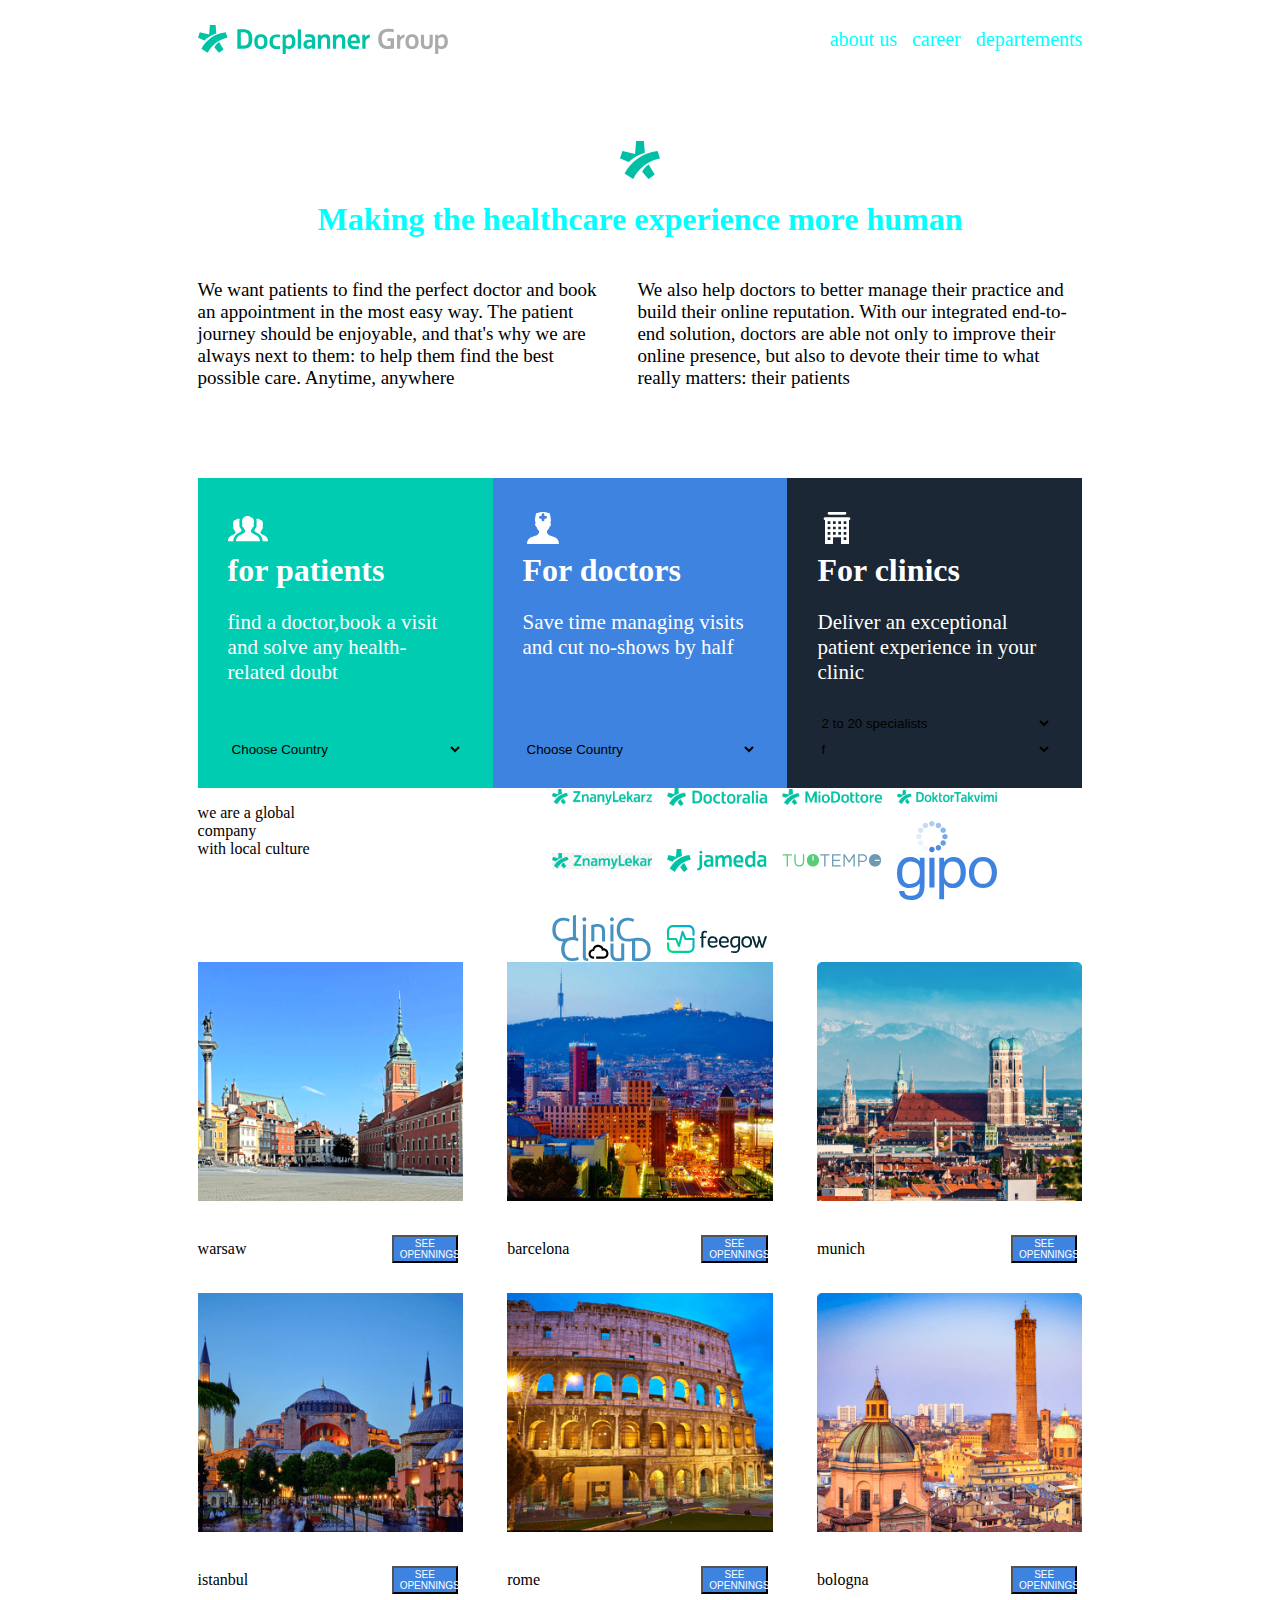
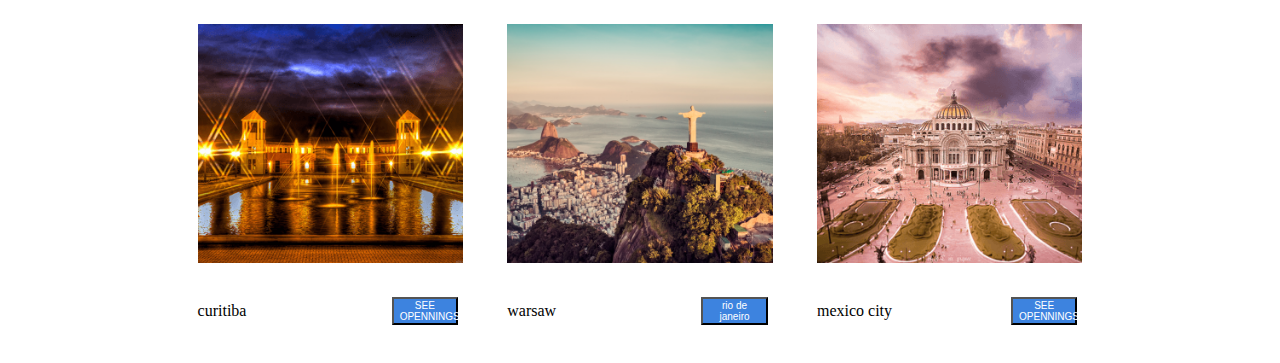
<file: index.html>
<!DOCTYPE html>
<html lang="en">
<head>
    <meta charset="UTF-8">
    <meta name="viewport" content="width=device-width, initial-scale=1.0">
    <title>Document</title>
    <link rel="stylesheet" href="styles.css">
</head>
<body>
    <nav>
     <img src="lgog.svg" alt="">
     <ul>
        <li>about us </li>
        <li>career</li>
        <li>departements</li>
     </ul>
    </nav>
    <div class="making">
     <img id="img" src="im.png" alt="">
     <h1>Making the healthcare experience more human</h1>
     <div class="parent">
    <p class="para">We want patients to find the perfect doctor and book an appointment in the most easy way. The patient journey should be enjoyable, and that's why we are always next to them: to help them find the best possible care. Anytime, anywhere</p>
    <p class="para">We also help doctors to better manage their practice and build their online reputation. With our integrated end-to-end solution, doctors are able not only to improve their online presence, but also to devote their time to what really matters: their patients</p>
     </div>
    </div>
    <!--Cards Section-->
    <div class="cards">
        <div class="card">
            <div>
           <img src="im1.svg" alt="">
           <h1>for patients</h1>
           <p>find a doctor,book a visit and solve any health-related doubt </p>
        </div>
           <select name="" id="">
               <option value="">Choose Country</option>
               <option value="">Argentine</option>
               <option value="">Brazil</option>
               </select>
   </div>
     <div class="card" id="card2" >
        <div>
        <img src="im3.svg" alt="">
        <h1>For doctors</h1>
        <p>Save time managing visits and cut no-shows by half </p>
    </div>
        <select name="" id="">
            <option value="">Choose Country</option>
            <option value="">Argentine</option>
            <option value="">Brazil</option>
            </select>
            
</div>

   
       
       
        <div class="card" id="card3">
        <div>
           <img src="im4.svg" alt="">
           <h1>For clinics</h1>
           <p>Deliver an exceptional patient experience in your clinic</p>
        </div>
           <select name="" id="">
            <option value="">2 to 20 specialists</option>
               <option value="">Argentine</option>
               <option value="">Brazil</option>
               </select>
               <select name="" id="">
               <option value="more than 20 specialists">f</option>
               <option value="argentine"></option>
               <option value="brazil"></option>
               </select>
   </div>
</div>
<!--global-->
<div class="global">
<p id="para">we are a global <br> company<br>with local culture</p>
<div class="images">
<img src="znanylekarz.png"/>
<img src="Doctoralia.png"/>
<img src="MioDottore.png" />
<img src="doktortakvimi.png" />
<img src="Znamylekar.jpg" />
<img src="logo-jameda.svg" />
<img src="logo-tuotempo.svg" />
<img src="logo-gipo-primary.svg" />
<img src="logo-clinicloud.svg"/>
<img src="logo-feegow.svg"/>
</div>
</div>
<!--countries-->
<div class="countries">
<div class="country">
<img src="warsaw.png"/>
<div>
   <p>warsaw</p>
   <button>SEE OPENNINGS</button>
</div>
</div>
<div class="country">
   <img src="barcelona.png"/>
   <div>
      <p>barcelona</p>
      <button>SEE OPENNINGS</button>
   </div>
   </div>
   <div class="country">
      <img src="munich.png"/>
      <div>
         <p>munich</p>
         <button>SEE OPENNINGS</button>
      </div>
      </div>
      <div class="country">
         <img src="istanbul.png"/>
         <div>
            <p>istanbul</p>
            <button>SEE OPENNINGS</button>
         </div>
         </div>
         <div class="country">
            <img src="rome.png"/>
            <div>
               <p>rome</p>
               <button>SEE OPENNINGS</button>
            </div>
            </div>
            <div class="country">
               <img src="bologna.png"/>
               <div>
                  <p>bologna</p>
                  <button>SEE OPENNINGS</button>
               </div>
               </div>
               <div class="country">
                  <img src="curitiba.png"/>
                  <div>
                     <p>curitiba</p>
                     <button>SEE OPENNINGS</button>
                  </div>
                  </div>
                  <div class="country">
                     <img src="rio-janeiro.png"/>
                     <div>
                        <p>warsaw</p>
                        <button>rio de janeiro</button>
                     </div>
                     </div>
                     <div class="country">
                        <img src="mexico-city.png"/>
                        <div>
                           <p>mexico city</p>
                           <button>SEE OPENNINGS</button>
                        </div>
                        </div>
</div>

</body>
</html>
</file>
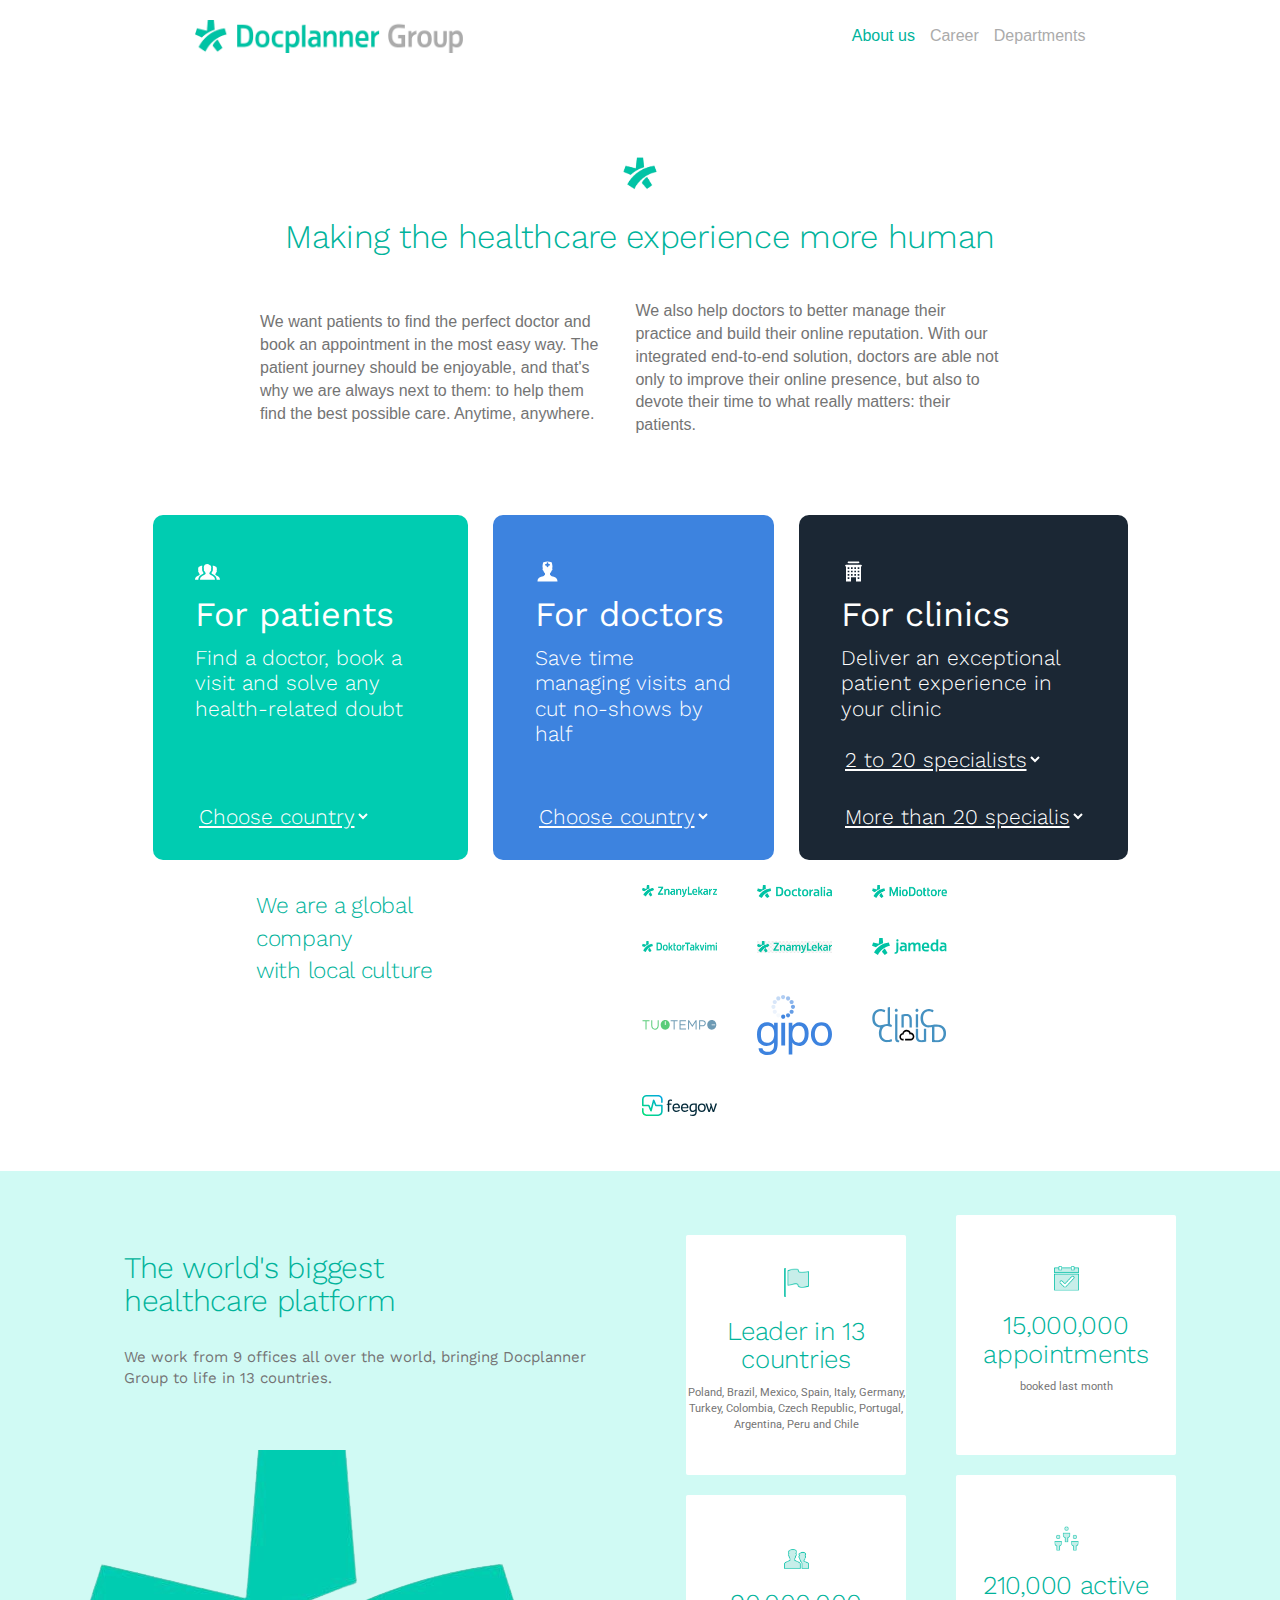
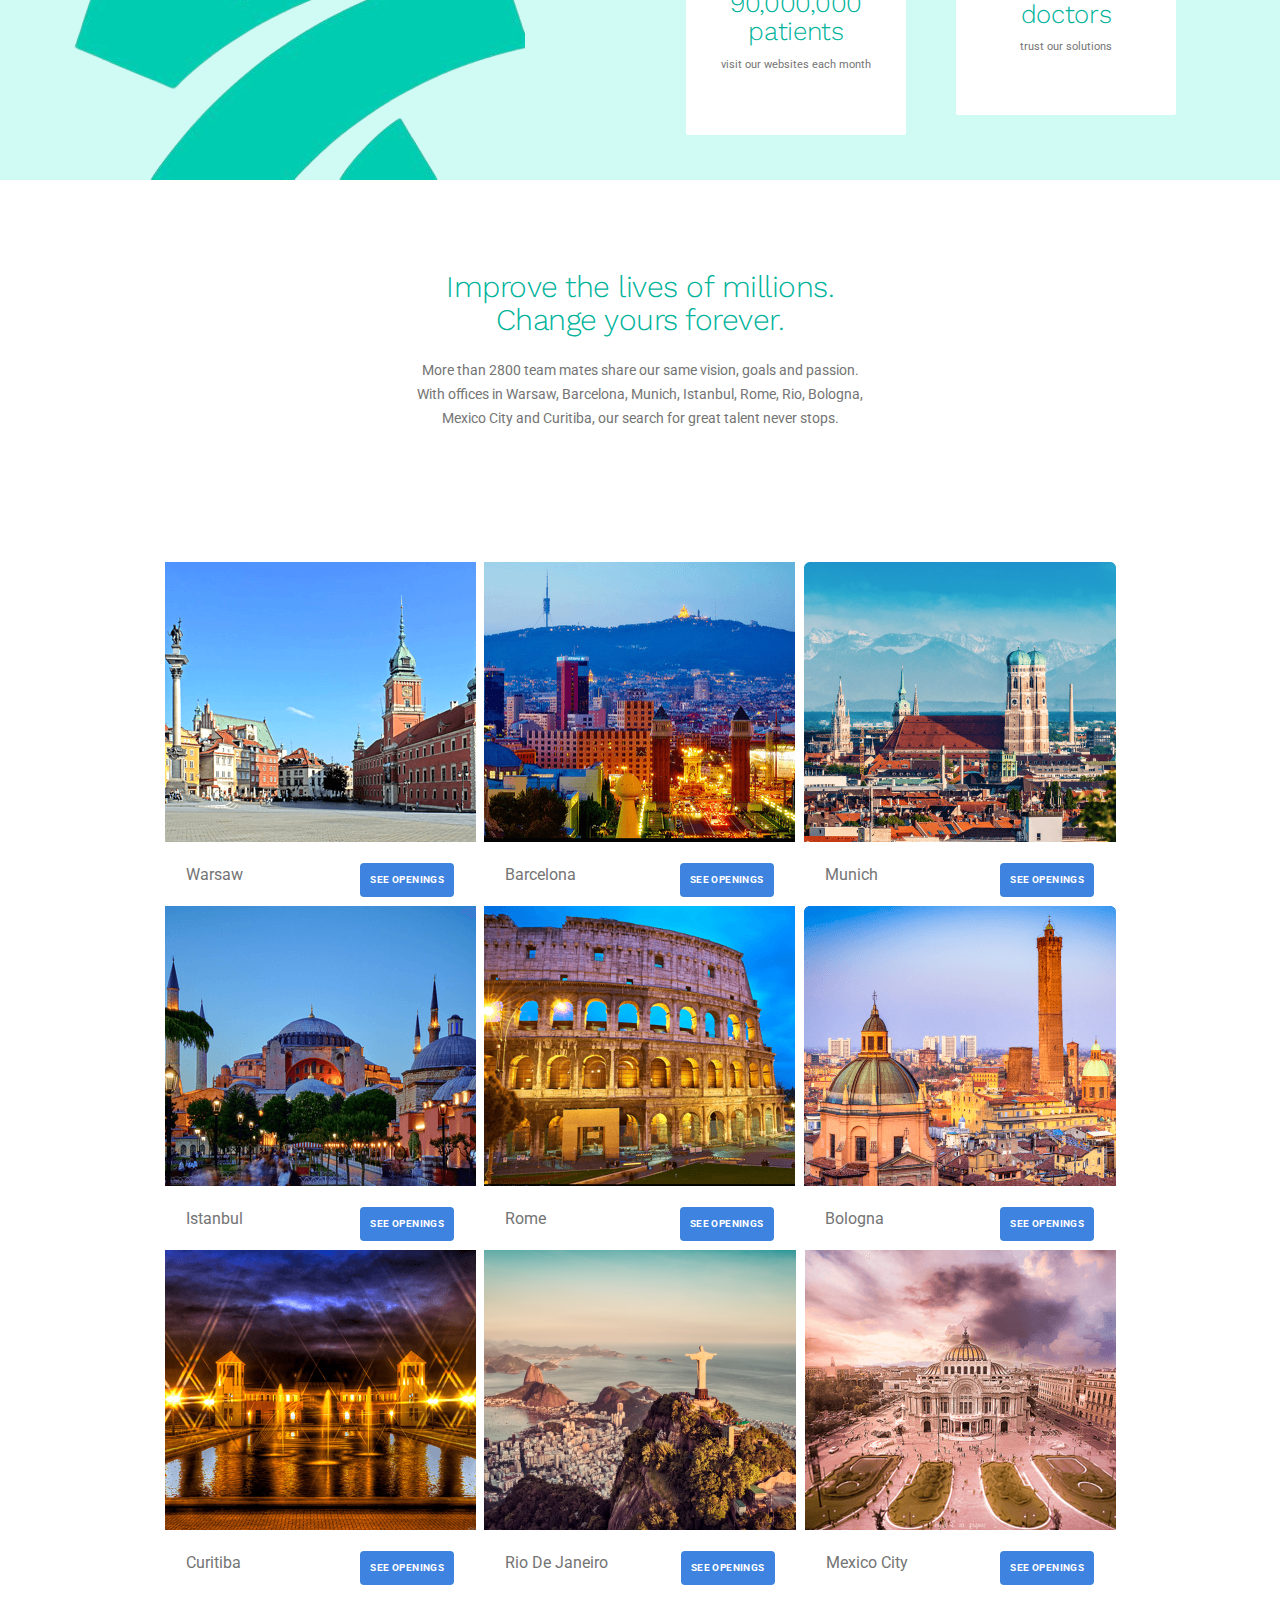
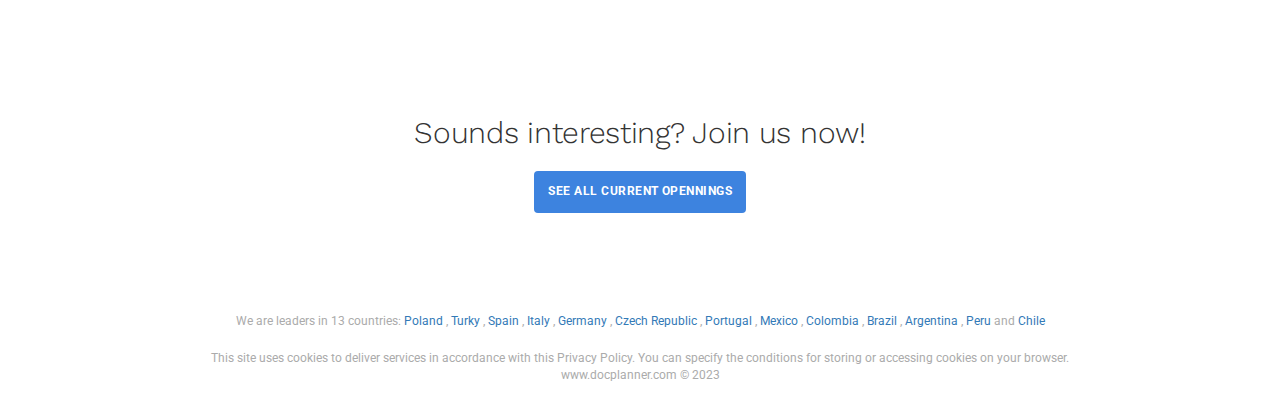
<file: Docplanner Group.html>
<!DOCTYPE html>
<!-- saved from url=(0041)https://docplanner-gomycode.onrender.com/ -->
<html><head><meta http-equiv="Content-Type" content="text/html; charset=UTF-8">
    <link rel="stylesheet" href="./Docplanner Group_files/bootstrap.min.css">
    <link rel="stylesheet" href="./Docplanner Group_files/StyleSheet.css">
    <title>Docplanner Group</title>
  <link type="text/css" rel="stylesheet" href="./Docplanner Group_files/css2"></head>

  <body>
    <header>
      <a href="https://docplanner-gomycode.onrender.com/index.html">
        <img name="gotohome" src="./Docplanner Group_files/FullLogo.png" alt="Logo">
      </a>
      <div class="navtools">
        <a id="About" href="https://docplanner-gomycode.onrender.com/index.html">About us</a>
        <a href="https://docplanner-gomycode.onrender.com/#" id="Career">Career</a>
        <a id="Departments">Departments</a>
      </div>
    </header>
    <section class="leadsection">
      <img id="headerlogo" src="./Docplanner Group_files/logo.png" alt="Logo">
      <p id="headerp">Making the healthcare experience more human</p>
      <div class="twoparagraphs">
        <div class="p1">
          <p>
            We want patients to find the perfect doctor and book an appointment
            in the most easy way. The patient journey should be enjoyable, and
            that's why we are always next to them: to help them find the best
            possible care. Anytime, anywhere.
          </p>
        </div>
        <div class="p2">
          <p>
            We also help doctors to better manage their practice and build their
            online reputation. With our integrated end-to-end solution, doctors
            are able not only to improve their online presence, but also to
            devote their time to what really matters: their patients.
          </p>
        </div>
      </div>
    </section>
    <section class="forsection">
      <div class="for1">
        <div id="main1">
          <img src="./Docplanner Group_files/icon-patients.svg" alt="patient">
          <p id="for1title">For patients</p>
          <p>Find a doctor, book a visit and solve any health-related doubt</p>
        </div>
        <div id="select1">
          <select>
            <option>Choose country</option>
            <option value="#">Argentina</option>
            <option value="#">Brazil</option>
            <option value="#">Chile</option>
            <option value="#">Colombia</option>
            <option value="#">Czech</option>
            <option value="#">Germany</option>
            <option value="#">Italy</option>
            <option value="#">Mexico</option>
            <option value="#">Peru</option>
            <option value="#">Poland</option>
            <option value="#">PortUgal</option>
            <option value="#">Spain</option>
            <option value="#">Turkey</option>
          </select>
        </div>
      </div>
      <div class="for2">
        <div id="main2">
          <img src="./Docplanner Group_files/icon-doctors.svg" alt="doctor">
          <p id="for2title">For doctors</p>
          <p>Save time managing visits and cut no-shows by half</p>
        </div>
        <div id="select2">
          <select>
            <option>Choose country</option>
            <option value="#">Argentina</option>
            <option value="#">Brazil</option>
            <option value="#">Chile</option>
            <option value="#">Colombia</option>
            <option value="#">Czech</option>
            <option value="#">Germany</option>
            <option value="#">Italy</option>
            <option value="#">Mexico</option>
            <option value="#">Peru</option>
            <option value="#">Poland</option>
            <option value="#">PortUgal</option>
            <option value="#">Spain</option>
            <option value="#">Turkey</option>
          </select>
        </div>
      </div>
      <div class="for3">
        <div id="main3">
          <img src="./Docplanner Group_files/icon-clinics.svg" alt="clinic">
          <p id="for3title">For clinics</p>
          <p></p>
          <p>Deliver an exceptional patient experience in your clinic</p>
        </div>
        <div id="select3">
          <select>
            <option>2 to 20 specialists</option>
            <option value="#">Brazil</option>
            <option value="#">Czech</option>
            <option value="#">Italy</option>
            <option value="#">Mexico</option>
            <option value="#">Poland</option>
            <option value="#">Spain</option>
            <option value="#">Turkey</option>
          </select>
          <select>
            <option>More than 20 specialis</option>
            <option value="#">Brazil</option>
            <option value="#">Italy</option>
            <option value="#">Mexico</option>
            <option value="#">Poland</option>
            <option value="#">Spain</option>
          </select>
        </div>
      </div>
    </section>
    <section class="section3">
      <div>
        <div id="section3title">
          <p>
            We are a global <br>company<br>
            with local culture
          </p>
          <p></p>
        </div>

        <div id="section3logos">
          <img src="./Docplanner Group_files/znanylekarz.png" alt="znanylekarz">
          <img src="./Docplanner Group_files/Doctoralia.png" alt="Doctoralia">
          <img src="./Docplanner Group_files/MioDottore.png" alt="MioDottore">
          <img src="./Docplanner Group_files/doktortakvimi.png" alt="doktortakvimi">
          <img src="./Docplanner Group_files/Znamylekar.jpg" alt="Znamylekar">
          <img src="./Docplanner Group_files/logo-jameda.svg" alt="jameda">
          <img src="./Docplanner Group_files/logo-tuotempo.svg" alt="tuotempo">
          <img src="./Docplanner Group_files/logo-gipo-primary.svg" alt="gipo">
          <img src="./Docplanner Group_files/logo-clinicloud.svg" alt="clinicloud">
          <img src="./Docplanner Group_files/logo-feegow.svg" alt="feegow">
        </div>
      </div>
    </section>
    <section class="section4">
      <div class="section4header">
        <h2>The world's biggest<br> healthcare platform</h2>
        <p>We work from 9 offices all over the world, bringing Docplanner<br> Group to life in 13 countries.</p>
        <img src="./Docplanner Group_files/logocropped.png" alt="background logo">
      </div>
      <div class="section4fourparts">
        <div class="first2">
          <div id="leader">
              <img src="./Docplanner Group_files/flag.png" alt="flag">
              <h3>Leader in 13 countries</h3>
             <p>Poland, Brazil, Mexico, Spain, Italy, Germany, Turkey, Colombia, Czech Republic, Portugal, Argentina, Peru and Chile</p>
          </div>
         <div id="patients">
            <img src="./Docplanner Group_files/patients.png" alt="patients">
            <h3>90,000,000 patients</h3>
            <p>visit our websites each month</p>
          </div>
        </div>
        <div class="second2">
          <div id="appointments">
              <img src="./Docplanner Group_files/visits.png" alt="visits">
              <h3>15,000,000 appointments</h3>
              <p>booked last month</p>
          </div>
          <div id="doctors">
            <img src="./Docplanner Group_files/doctors.png" alt="doctor">
            <h3>210,000 active doctors</h3>
            <p>trust our solutions</p>
          </div>
        </div>
      </div>
    </section>
    <section class="section5">
      <div>
        <h3 id="">Improve the lives of millions.<br>Change yours forever.</h3>
        <p id="">More than 2800 team mates share our same vision, goals and passion.<br> With offices in Warsaw, Barcelona, Munich, Istanbul, Rome, Rio, Bologna,<br> Mexico City and Curitiba, our search for great talent never stops.</p>
      </div>
    </section>
    <section class="section6">
      <div class="country">
        <div>
          <img src="./Docplanner Group_files/warsaw.png" alt="warsaw">
          <div class="buttons">
          <p>Warsaw</p>
          <button type="button"><b>SEE OPENINGS</b></button>
          </div>
      </div>
      <div>
          <img src="./Docplanner Group_files/barcelona.png" alt="barcelona">
          <div class="buttons">
          <p>Barcelona</p>
          <button type="button"><b>SEE OPENINGS</b></button>
          </div>
      </div>
      <div>
          <img src="./Docplanner Group_files/munich.png" alt="munich">
          <div class="buttons">
          <p>Munich</p>
          <button type="button"><b>SEE OPENINGS</b></button>
          </div>
      </div>
      <div>
          <img src="./Docplanner Group_files/istanbul.png" alt="Istanbul">
          <div class="buttons">
          <p>Istanbul</p>
          <button type="button"><b>SEE OPENINGS</b></button>
          </div>
      </div>
      <div>
          <img src="./Docplanner Group_files/rome.png" alt="rome">
          <div class="buttons">
          <p>Rome</p>
          <button type="button"><b>SEE OPENINGS</b></button>
          </div>
      </div>
      <div>
          <img src="./Docplanner Group_files/bologna.png" alt="bologna">
          <div class="buttons">
          <p>Bologna</p>
          <button type="button"><b>SEE OPENINGS</b></button>
          </div>
      </div>
      <div>
          <img src="./Docplanner Group_files/curitiba.png" alt="curitiba">
          <div class="buttons">
          <p>Curitiba</p>
          <button type="button"><b>SEE OPENINGS</b></button>
          </div>
      </div>
      <div>
          <img src="./Docplanner Group_files/rio-janeiro.png" alt="rio-janeiro">
          <div class="buttons">
          <p>Rio De Janeiro</p>
          <button type="button"><b>SEE OPENINGS</b></button>
          </div>
      </div>
      <div>
          <img src="./Docplanner Group_files/mexico-city.png" alt="mexico-city">
          <div class="buttons">
          <p>Mexico City</p>
          <button type="button"><b>SEE OPENINGS</b></button>
          </div>
      </div>
      </div>
    </section>
    <section class="section7">
      <div>
        <h1>Sounds interesting? Join us now!</h1>
        <button>
          SEE ALL CURRENT OPENNINGS
        </button>
      </div>
    </section>
    <footer>
      <div class="end">
        We are leaders in 13 countries:
        <a href="https://docplanner-gomycode.onrender.com/#">Poland</a>
        ,
        <a href="https://docplanner-gomycode.onrender.com/#">Turky</a>
        ,
        <a href="https://docplanner-gomycode.onrender.com/#">Spain</a>
        ,
        <a href="https://docplanner-gomycode.onrender.com/#">Italy</a>
        ,
        <a href="https://docplanner-gomycode.onrender.com/#">Germany</a>
        ,
        <a href="https://docplanner-gomycode.onrender.com/#">Czech Republic</a>
        ,
        <a href="https://docplanner-gomycode.onrender.com/#">Portugal</a>
        ,
        <a href="https://docplanner-gomycode.onrender.com/#">Mexico</a>
        ,
        <a href="https://docplanner-gomycode.onrender.com/#">Colombia</a>
        ,
        <a href="https://docplanner-gomycode.onrender.com/#">Brazil</a>
        ,
        <a href="https://docplanner-gomycode.onrender.com/#">Argentina</a>
        ,
        <a href="https://docplanner-gomycode.onrender.com/#">Peru</a>
        and
        <a href="https://docplanner-gomycode.onrender.com/#">Chile</a>
        <p>This site uses cookies to deliver services in accordance with this Privacy Policy. You can specify the conditions for storing or accessing cookies on your browser.
        <br>www.docplanner.com © 2023</p>
    </div>
    </footer>
  

<span id="PING_CONTENT_DLS_POPUP" style="display: none;"></span><div style="background-color: transparent; border: none; bottom: 15px; display: block; margin: 0px; opacity: 1; padding: 0px; position: fixed; right: 15px; z-index: 2147483647;"><template shadowrootmode="closed"><style>/*!
 * 
 *     MCAFEE RESTRICTED CONFIDENTIAL
 *     Copyright (c) 2024 McAfee, LLC
 *
 *     The source code contained or described herein and all documents related
 *     to the source code ("Material") are owned by McAfee or its
 *     suppliers or licensors. Title to the Material remains with McAfee
 *     or its suppliers and licensors. The Material contains trade
 *     secrets and proprietary and confidential information of McAfee or its
 *     suppliers and licensors. The Material is protected by worldwide copyright
 *     and trade secret laws and treaty provisions. No part of the Material may
 *     be used, copied, reproduced, modified, published, uploaded, posted,
 *     transmitted, distributed, or disclosed in any way without McAfee's prior
 *     express written permission.
 *
 *     No license under any patent, copyright, trade secret or other intellectual
 *     property right is granted to or conferred upon you by disclosure or
 *     delivery of the Materials, either expressly, by implication, inducement,
 *     estoppel or otherwise. Any license under such intellectual property rights
 *     must be expressed and approved by McAfee in writing.
 *
 */
@import url(https://fonts.googleapis.com/css2?family=Open+Sans:ital,wght@0,300;0,400;0,500;0,600;0,700;0,800;1,300;1,400;1,500;1,600;1,700;1,800&family=Poppins:ital,wght@0,400;0,500;0,600;0,800;1,400;1,500;1,600;1,800&display=swap);
*{border:0;box-sizing:border-box;font:inherit;font-family:"mcafeeOpenSans","Poppins",Helvetica,Arial,Arial,Helvetica,sans-serif;font-size:100%;margin:0;padding:0;vertical-align:baseline;outline:none}article,aside,details,figcaption,figure,footer,header,hgroup,menu,nav,section{display:block}html,body{background-color:#f5f6fa;font-family:"Poppins",Helvetica,Arial,"mcafeeOpenSans",Arial,Helvetica,sans-serif;line-height:1;height:100%;width:100%}ol,ul{list-style:none}blockquote,q{quotes:none}blockquote:after,blockquote:before,q:after,q:before{content:"";content:none}table{border-collapse:collapse;border-spacing:0}b{font-weight:bold}img{display:block}.dls__container{align-items:center;display:flex;margin:0 auto;margin-top:50px;position:relative}.dls__popup__expanded{align-items:center;overflow:hidden;border-radius:100px;cursor:pointer;display:flex;left:0;padding:15px;position:absolute;height:95px;width:383px;background-color:#fff;transition:all .3s ease-in-out}.dls__popup__expanded .dls__icon{height:65px;width:73px}.content{margin-left:12px}.content .content__images{display:flex;align-items:center;width:250px}.content .content__images .seperator__line{margin-left:5px;margin-right:10px}.content .content__images #dls_close_icon{cursor:pointer;margin-left:auto;margin-right:0px}.content p{font-family:"Poppins",Arial,Helvetica,sans-serif;font-weight:"400";font-size:14px;line-height:20px;margin-top:8px;color:#4258ff;width:250px;cursor:pointer}.shield{overflow:hidden;box-shadow:0px 2px 4px 0px rgba(33,41,52,.12),0px -1px 2px 0px rgba(0,0,0,.08);align-items:center;border-radius:100px;bottom:0;display:flex;height:95px;justify-content:center;position:absolute;right:0;width:383px;transition:all .3s ease-in-out}.shield__circle{display:flex;justify-content:center;align-items:center;width:55px;height:55px;background-color:#c01818;transition:all .6s ease-in-out .2s;z-index:1;opacity:0}

/*# sourceMappingURL=../sourceMap/chrome/css/download_scan_popup.css.map*/</style><div class="dls__container">
  <div class="shield" style="height: 115px; background: transparent; opacity: 0.1; display: none;">
    <div class="shield__circle" style="opacity: 1;">
      <img src="chrome-extension://fheoggkfdfchfphceeifdbepaooicaho/images/download_scan/mcafee_logo_white.svg?secret=rgko8m" x-mcsrc="" id="dls_ballon_icon" x-mcsrcparsed="true">
    </div>
    <div class="dls__popup__expanded" style="opacity: 0;">
      <img src="chrome-extension://fheoggkfdfchfphceeifdbepaooicaho/images/download_scan/download_scan_icon.svg?secret=rgko8m" x-mcsrc="" class="dls__icon" x-mcsrcparsed="true">
      <div class="content">
        <div class="content__images">
          <img src="chrome-extension://fheoggkfdfchfphceeifdbepaooicaho/images/download_scan/mcafee_logo_red.svg?secret=rgko8m" x-mcsrc="" id="dls_mcafee_logo" x-mcsrcparsed="true">
          <img src="chrome-extension://fheoggkfdfchfphceeifdbepaooicaho/images/download_scan/seperator_line.svg?secret=rgko8m" x-mcsrc="" class="seperator__line" x-mcsrcparsed="true">
          <img src="chrome-extension://fheoggkfdfchfphceeifdbepaooicaho/images/download_scan/webadvisor.svg?secret=rgko8m" x-mcsrc="" x-mcsrcparsed="true">
          <img src="chrome-extension://fheoggkfdfchfphceeifdbepaooicaho/images/download_scan/close-outline.svg?secret=rgko8m" x-mcsrc="" id="dls_close_icon" x-mcsrcparsed="true">
        </div>
        <p id="download_scan_popup_expanded_descriptions">Votre téléchargement est en cours d'analyse. Nous vous avertirons en cas de problème.</p>
      </div>
    </div>
  </div>
</div><style>/*!
 * 
 *     MCAFEE RESTRICTED CONFIDENTIAL
 *     Copyright (c) 2024 McAfee, LLC
 *
 *     The source code contained or described herein and all documents related
 *     to the source code ("Material") are owned by McAfee or its
 *     suppliers or licensors. Title to the Material remains with McAfee
 *     or its suppliers and licensors. The Material contains trade
 *     secrets and proprietary and confidential information of McAfee or its
 *     suppliers and licensors. The Material is protected by worldwide copyright
 *     and trade secret laws and treaty provisions. No part of the Material may
 *     be used, copied, reproduced, modified, published, uploaded, posted,
 *     transmitted, distributed, or disclosed in any way without McAfee's prior
 *     express written permission.
 *
 *     No license under any patent, copyright, trade secret or other intellectual
 *     property right is granted to or conferred upon you by disclosure or
 *     delivery of the Materials, either expressly, by implication, inducement,
 *     estoppel or otherwise. Any license under such intellectual property rights
 *     must be expressed and approved by McAfee in writing.
 *
 */
.mc-interactive-balloon{position:absolute;right:-50px;bottom:8px;box-shadow:rgba(0,0,0,.12) 0px 0px 10px;height:40px;width:40px;background:#1671ee;border-radius:20px;display:flex;justify-content:center;align-items:center}

/*# sourceMappingURL=../sourceMap/chrome/css/interactive_balloon.css.map*/</style></template></div></body></html>
</file>
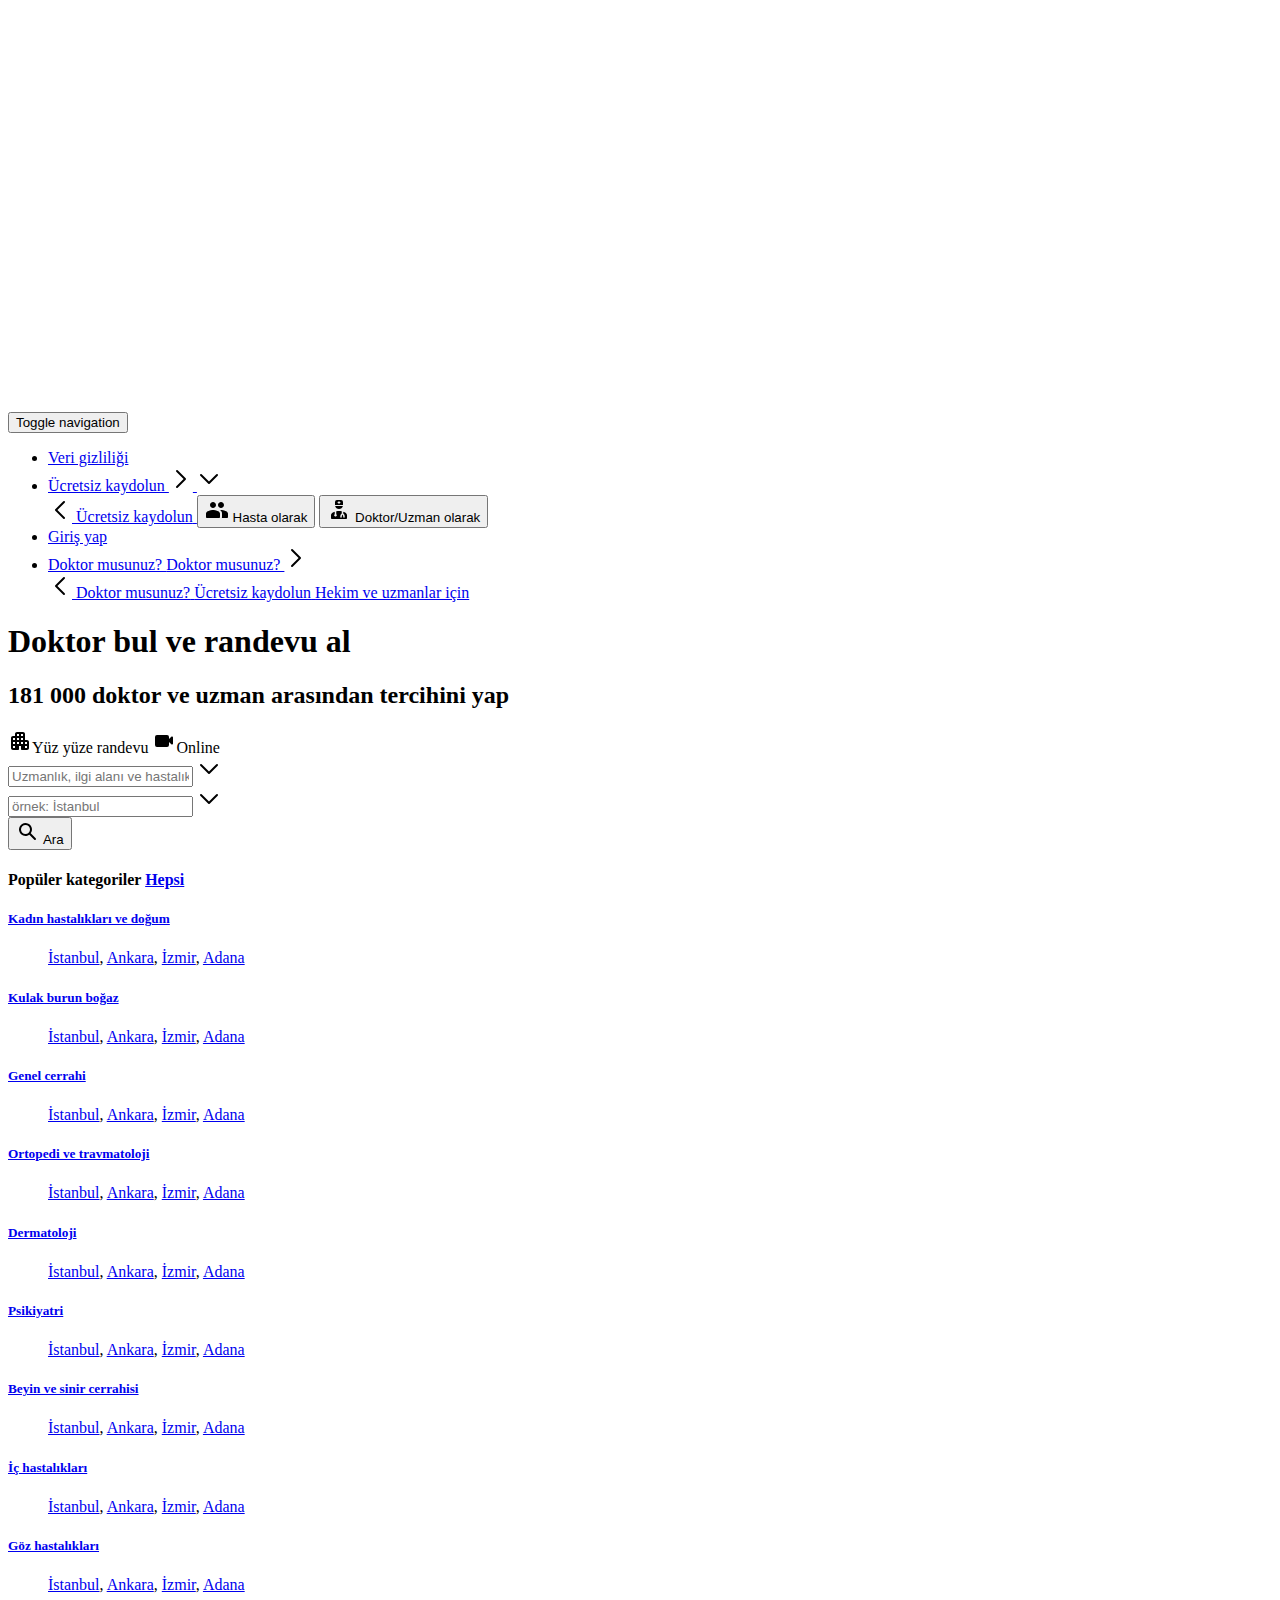
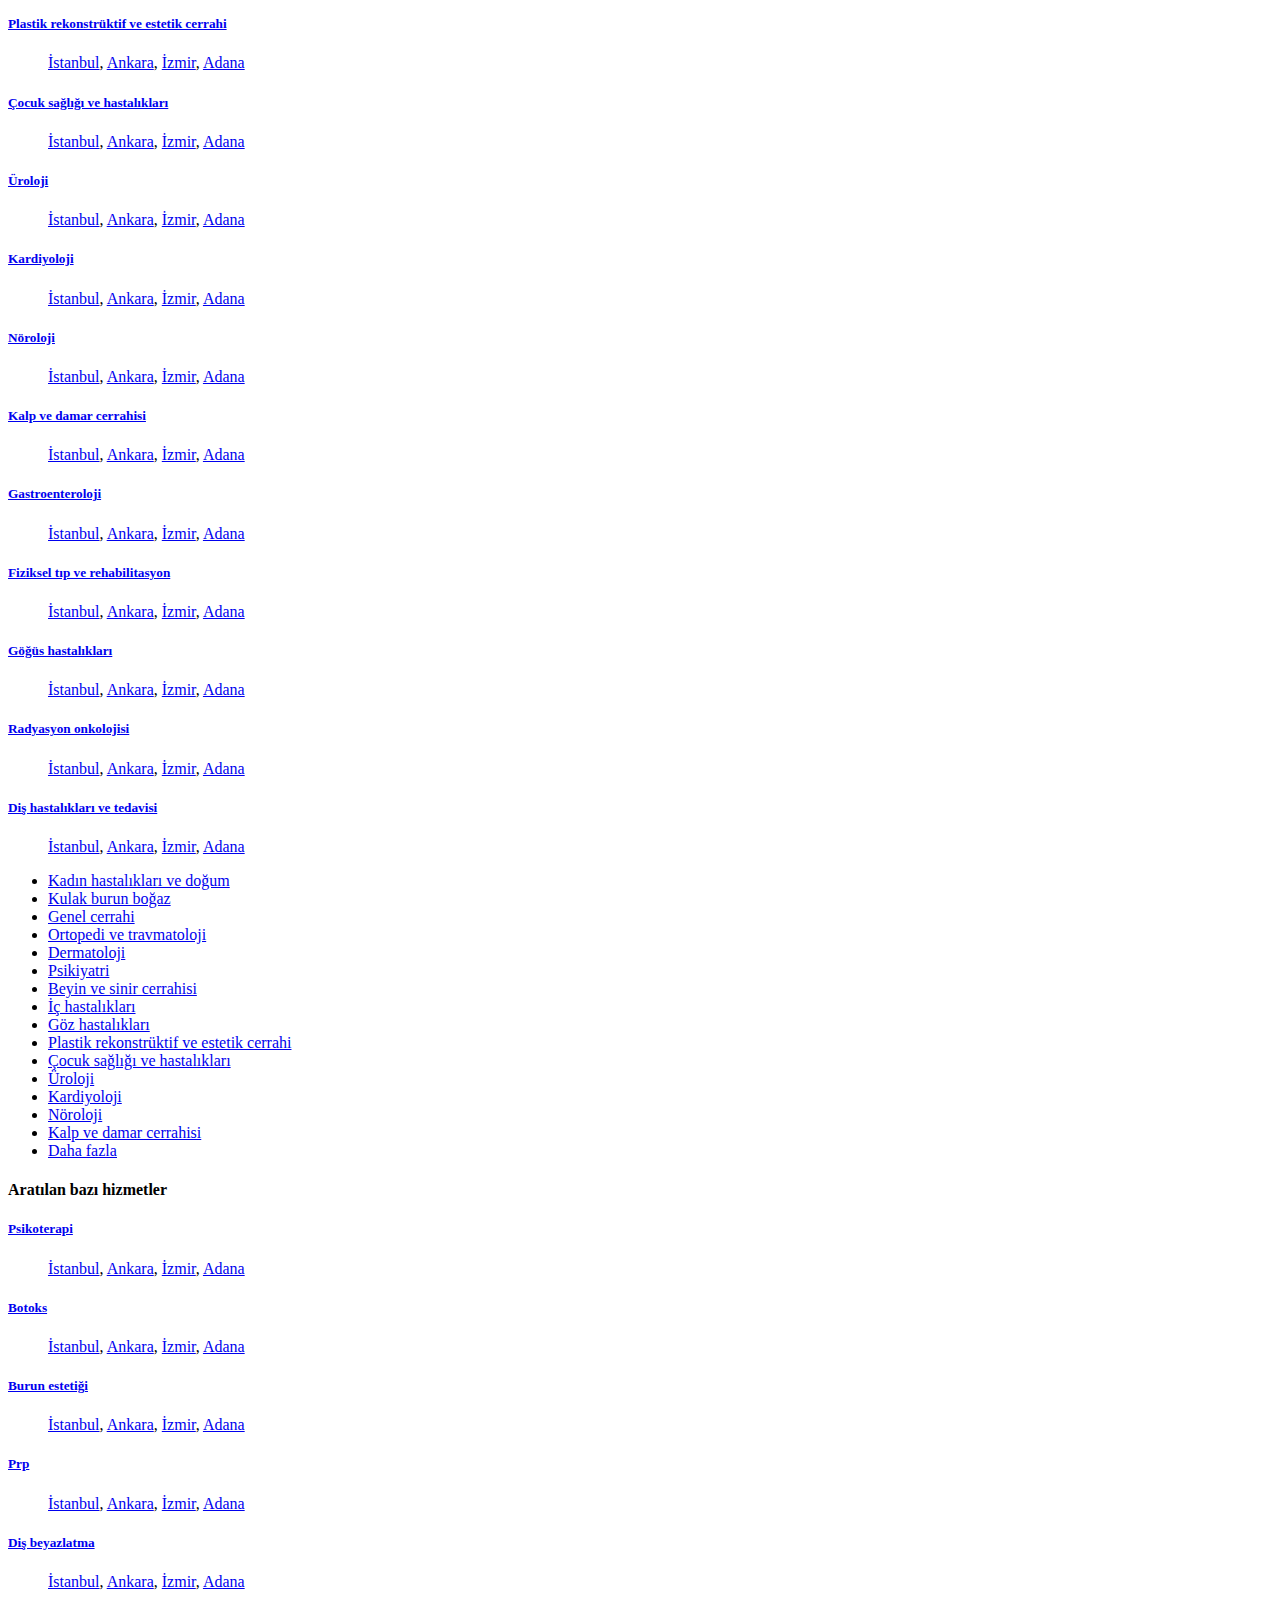
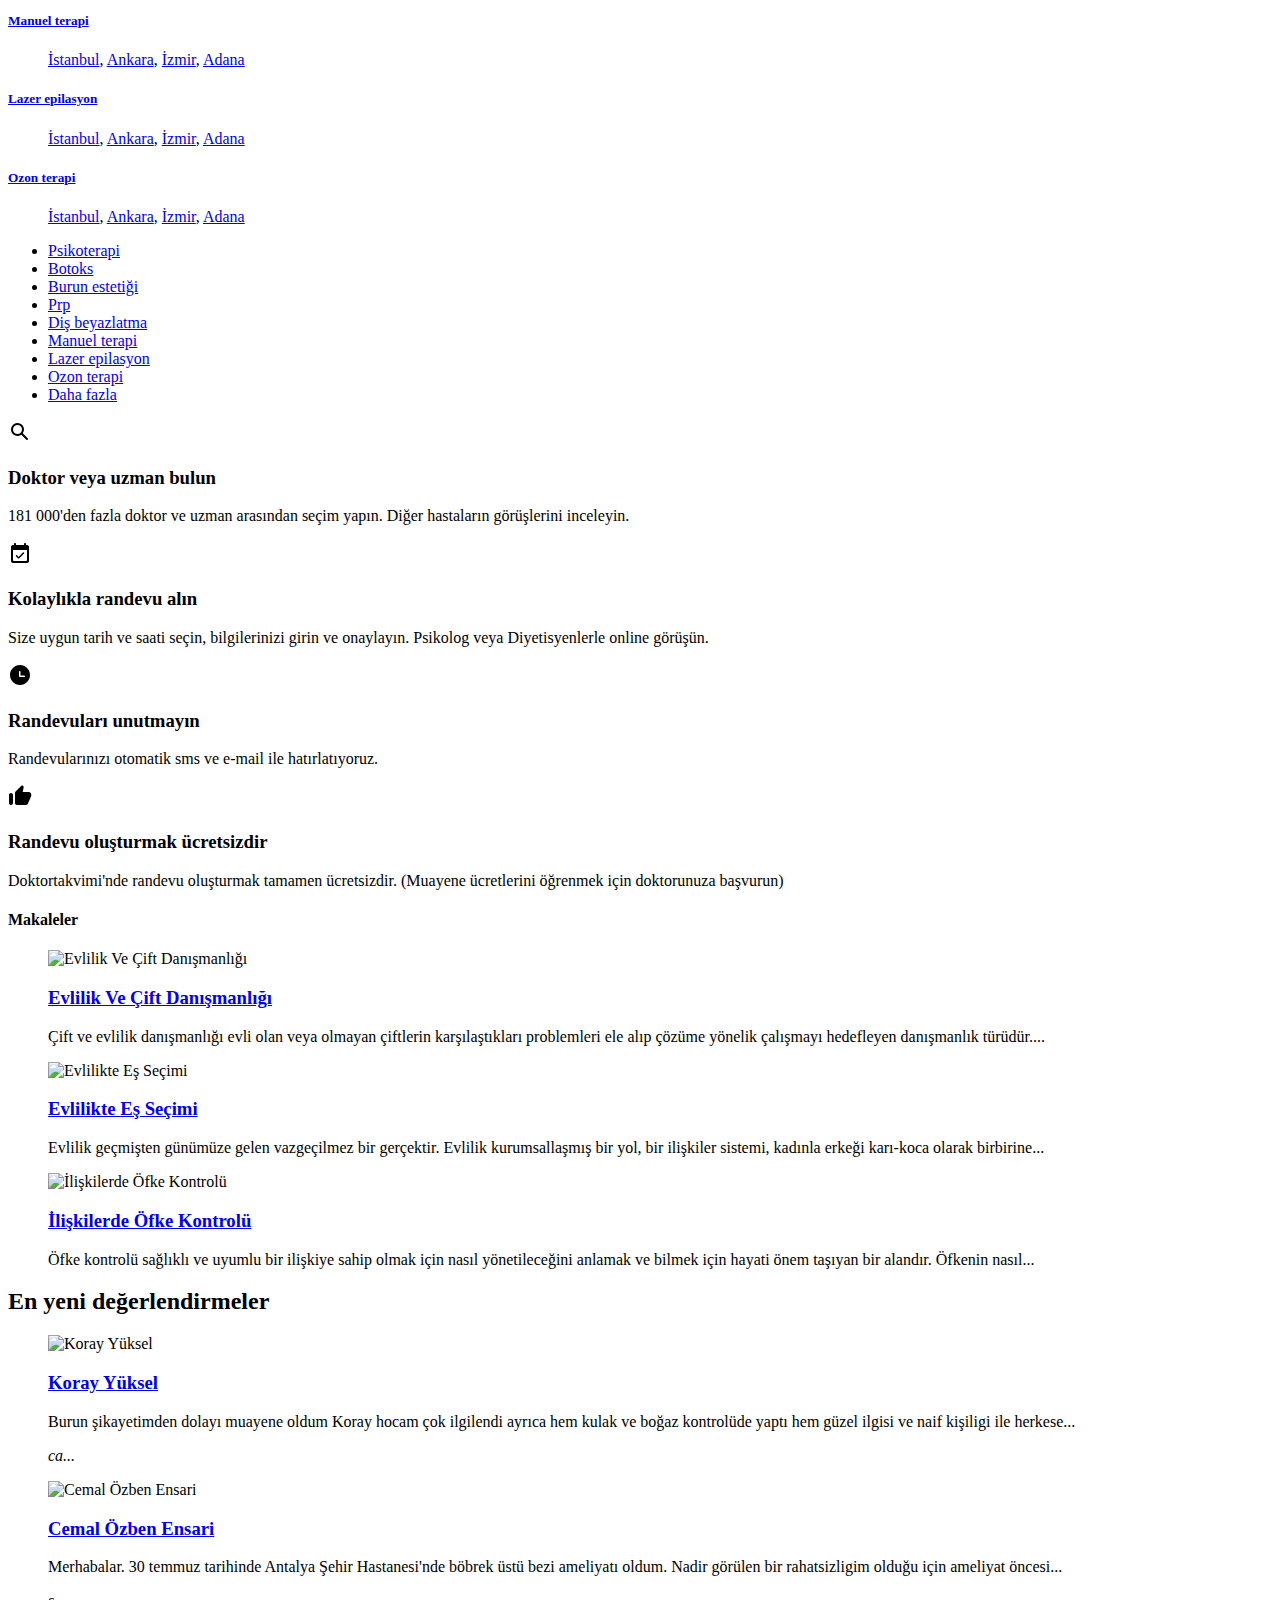
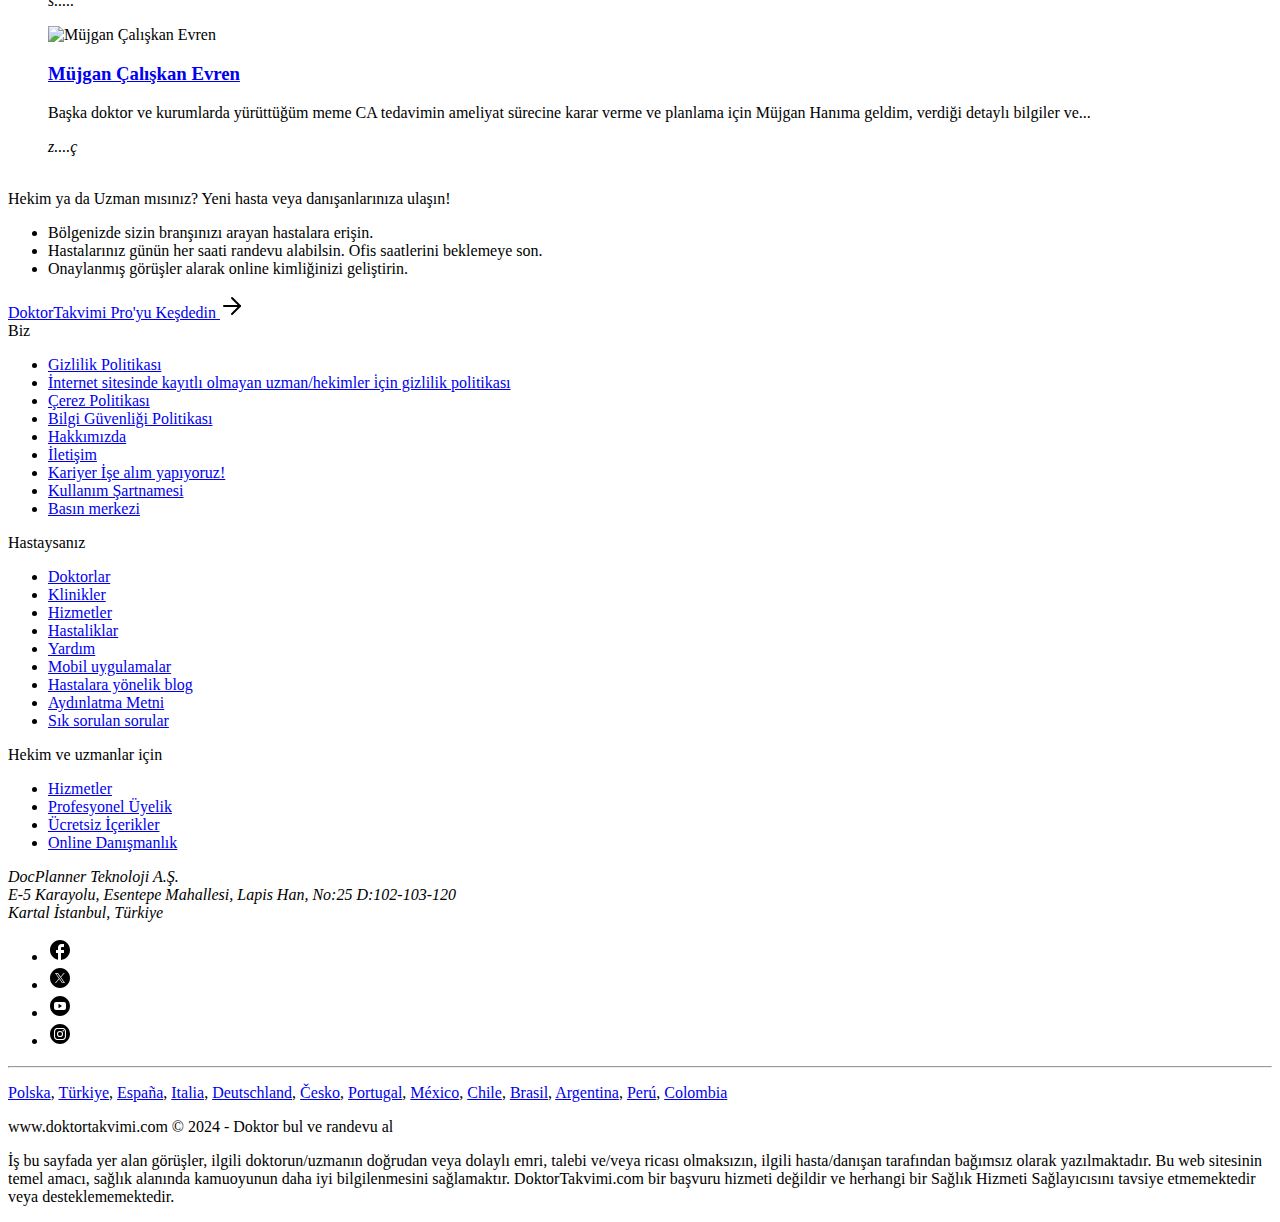
<file: img4.htm>
<!DOCTYPE html>
<html lang="tr" region="tr" class="">
<head>
<!--
--------------------------------
We are looking for outstanding talent! Since you are interested in our code, maybe you are also interested in becoming part of our team.
We look forward to seeing you: https://docplanner.tech/careers
--------------------------------
-->
	
			<link rel="preconnect" href="//cookie-cdn.cookiepro.com"/>
		<link rel="preconnect" href="//platform.docplanner.com/"/>
		
		
		<link rel="preconnect" href="//s3-eu-west-1.amazonaws.com"/>
		<link rel="preconnect" href="//www.googletagmanager.com"/>
		<link rel="preconnect" href="//www.google-analytics.com"/>
			
			<link rel="preload" href="//cookie-cdn.cookiepro.com/consent/88361c0d-5afb-4f77-8a48-211ba40fd5d8/OtAutoBlock.js" as="script"/>
	
						<link rel="preload" href="//platform.docplanner.com/css/jade-dpuikitv3-b7dfdf16.css" as="style"/>
					<link rel="preload" href="//platform.docplanner.com/css/jade-homepage-ab74ba95.css" as="style"/>
		
									<link rel="preload" href="//platform.docplanner.com/js/goro-homepage-a85e0776.js" as="script"/>
					
						<link rel="preload" href="//www.googletagmanager.com/gtm.js?id=GTM-PZ83PG" as="script"/>
			<link rel="preload" href="//www.google-analytics.com/analytics.js" as="script"/>
			
	<meta charset="utf-8"/>
	<title>Doktorlar, hastaneler ve tüm tedavi tercihlerinizde yardımcınız | DoktorTakvimi.com</title>

						<script type="text/javascript" src="//cookie-cdn.cookiepro.com/consent/88361c0d-5afb-4f77-8a48-211ba40fd5d8/OtAutoBlock.js?v=202211201558"></script>
	  <script
    src="//cookie-cdn.cookiepro.com/consent/88361c0d-5afb-4f77-8a48-211ba40fd5d8/otSDKStub.js?v=202211201558"
    data-id="onetrust-script"
    data-language="tr"
    type="text/javascript"
    charset="UTF-8"
    data-domain-script="88361c0d-5afb-4f77-8a48-211ba40fd5d8"
  ></script>

<script type="text/javascript">
  function OptanonWrapper() {}
</script>
	
	<link rel="search" type="application/opensearchdescription+xml" title="www.doktortakvimi.com" href="https://www.doktortakvimi.com/opensearch">

						<meta name="description" content="Kolaylıkla bir doktor bulun ve online bir randevu alın. Doktorlar hakkındaki görüşleri inceleyin ve kendi görüşlerinizi gönderin. 181 000 doktordan fazlasına sahibiz!"/>
	<meta name="robots" content="index,follow"/>
	<meta property="fb:page_id" content="122601654502559"/>
	
				<link rel="alternate" hreflang="es-AR" href="https://www.doctoraliar.com" />
	<link rel="alternate" hreflang="es-CL" href="https://www.doctoralia.cl" />
	<link rel="alternate" hreflang="cs-CZ" href="https://www.znamylekar.cz" />
	<link rel="alternate" hreflang="pl-PL" href="https://www.znanylekarz.pl" />
	<link rel="alternate" hreflang="es-MX" href="https://www.doctoralia.com.mx" />
	<link rel="alternate" hreflang="es-PE" href="https://www.doctoralia.pe" />
	<link rel="alternate" hreflang="pt-PT" href="https://www.doctoralia.com.pt" />
	<link rel="alternate" hreflang="it-IT" href="https://www.miodottore.it" />
	<link rel="alternate" hreflang="tr-TR" href="https://www.doktortakvimi.com" />
	<link rel="alternate" hreflang="es-ES" href="https://www.doctoralia.es" />
	<link rel="alternate" hreflang="de-DE" href="https://www.jameda.de" />
	<link rel="alternate" hreflang="pt-BR" href="https://www.doctoralia.com.br" />
	<link rel="alternate" hreflang="es-CO" href="https://www.doctoralia.co" />

				<link rel="canonical" href="https://www.doktortakvimi.com/"/>
	
			<meta property="og:title" content="Doktortakvimi - Görüşleri incele ve online randevu al"/>
<meta property="og:description" content="181 000 doktor/uzman arasından tercihini yap, görüşleri incele, doktora/uzmana soru sor, ilinizde bulunan doktoru/uzmanı bul ve online randevu al" />
<meta property="og:type" content="website" />
<meta property="og:site_name" content="DoktorTakvimi"/>
<meta property="og:url" content="https://www.doktortakvimi.com/" />
			
<meta property="og:image" content="//platform.docplanner.com/img/tr/open-graph/og.png?2565772545" />
	

				
<script type="text/javascript">
	var ZLApp = {
		'APICredentials': {},

		'AppConfig': {},
		'Roles' : {
      'IS_CALL_CENTER_AGENT': false,
			'IS_ZLWORKER' : false,
			'IS_DOCTOR': false		},

		'Routes' : {},

		'Storage' : {
			session: sessionStorage,
			local: localStorage
		},

		'Modules': {
			CalendarEditionPage : function() {},
			AlgoliaIndexes : {},
			MapsLoader : {}
		},

		'Experiments': {},

		'pushGAEvent': function(options) {
			$(document).ready(function() {
				// Universal Google Analytics Events

				var layerData = $.extend({
					'event': 'gaTriggerEvent',
					'gaEventCategory': options[0],
					'gaEventAction': options[1],
					'gaEventLabel': options[2],
					'gaEventInteraction': options[4]
				}, options[5]);

				dataLayer.push(layerData);
			});
		},
    'pushHSEvent': function(eventValue) {
		  if (window._hsq && _hsq.push) {
				_hsq.push(["trackEvent", eventValue]);
			}
		},
		"Routing" : {
			"generate" : function(name, object) {
				return ZLApp.NativeRouting.generate(name, object);
			}
		},
		'setStorage': function(type, key, value) {
			try {
				var storage = this.Storage[type];

				storage.setItem( key, JSON.stringify(value) );

				return true;
			} catch (exception) {
				return false;
			}
		},
		'getStorage': function(type, key) {
			try {
				var storage = this.Storage[type];

				if (storage && storage.getItem(key) !== undefined && storage.hasOwnProperty(key) === true) {
					return JSON.parse(storage.getItem(key));
				} else {
					return undefined;
				}
			} catch (exception) {
				return undefined;
			}
		},
		'clearStorage': function(type, key) {
			try {
				var storage = this.Storage[type];
				storage.removeItem( key );
				return true;
			} catch (exception) {
				return false;
			}
		},
	};

	// Object container for old stuff
	window.ZL = {};
</script>


<script type="text/javascript">
	ZLApp.CrmConfig = {
		DEFAULT_CURRENCY_CODE: 'TRY',
		DEFAULT_VAT_RATE: 20,
		WITH_ZEROS: false,
		PRICE_TYPE: 'net',
		WEBSOCKET_DOMAIN: 'ws.doktortakvimi.com',
		WEBSOCKET_TOKEN: '2c595f7e-ef38-492e-b088-73e553cf86dd',
	};
</script>




<script>
	ZLApp.Const = {
		'AJAX_ROOT_ROUTE': 'www.doktortakvimi.com',
		'ALGOLIA_API_KEY': '90a529da12d7e81ae6c1fae029ed6c8f',
		'ALGOLIA_APP_ID': 'docplanner',
		'ALGOLIA_PREFIX': '',
		'ALGOLIA_SUFFIX': '',
		'TESTING_NAME': '',
		'BASE_DOMAIN': 'doktortakvimi.com',
		'BOOKING_APP_BOOK_VISIT': 'randevu-al',
		'BOOKING_APP_BOOK_VISIT_SLOTS': 'tarihini-sec',
		'BREAKPOINTS': {
			'SCREEN_LG_MIN': 1200,
			'SCREEN_MD_MAX': 1199,
			'SCREEN_MD_MIN': 992,
			'SCREEN_SM_MAX': 991,
			'SCREEN_SM_MIN': 768,
			'SCREEN_XS_MAX': 767,
		},
		'RECAPTCHA_SITE_KEY': '6LcJm0keAAAAACk88CN2g1kWMj5oco131tYHkQS7',
		'COVID_TEST_ID': '',
		'FLU_VACCINATION_ID': '',
		'CURRENCY': '₺0 - 0',
		'CURRENT_COUNTRY_NAME': 'Türkiye',
		'CURRENT_COUNTRY_PHONE_PREFIX': '+90',
		'CURRENT_ROUTE': 'route_homepage',
		'DOCTOR_REGISTRATION_WITHOUT_VERIFICATION': false,
		'DOMAIN': 'www.doktortakvimi.com',
		'DWH_STATISTICS_URL': 'https://dwh-statistics.doktortakvimi.com',
		'EVENT_TRACKER_URL': 'https://event-tracker.docplanner.com',
		'FACEBOOK_FANPAGE_URL': 'https://www.facebook.com/doktortakvimi',
		'FACEBOOK_LOCALE': 'tr_TR',
		'FACILITY_URL': 'https://www.doktortakvimi.com/klinikler/__urlname__',
		'FIRST_SOCIAL_LOGIN':  false ,
		'GEOCODER_DOMAIN': 'geocoder.doktortakvimi.com',
		'GOOGLE_API_KEY': 'AIzaSyAPEkgzgNuQ7h-PLlGo4YqglJ0Ht9RIiPk',
		'GOOGLE_APP_ID': '261481822221-g7bn886gt05ojedsk0h0r10l1mge69lk.apps.googleusercontent.com',
		'GOOGLE_ONE_TAP_REDIRECT_URL': 'https://www.doktortakvimi.com/social-connect/tr_sso?_redirect=https%3A//www.doktortakvimi.com/',
		'HAS_UNIFIED_NAVIGATION': false,
		'HERE_MAPS': {
			'APP_CODE': 'udJpN12Lhrj_QTtf0ELoOQ',
			'APP_ID': 'MmF8B5LYRYSsH0yb1LuT',
		},
		'HUBSPOT_ECOMMERCE_CONTACT': '',
		'HUBSPOT_ID': '442271',
		'ISO_LOCALE': 'tr',
		'IS_LOGGED': false,
		'IS_LOGGED_DOCTOR': false,
		'IS_LOGGED_FACILITY_MANAGER': false,
		'IS_PATIENT_APP': false,
		'IS_PHONE': true,
		'IS_STAGING': false,
		'LANGUAGE_CODE': 'tr_TR',
		'LOADER_IMAGE': '<p class="loader"><img src="//platform.docplanner.com/img/general/user-interface/loader-ready-white.gif?1799301098" alt=""/></p>',
		'LOADER_URL': "//platform.docplanner.com/img/general/user-interface/loader-ready-white.gif?1799301098",
		'LOCALE': 'tr',
		'MARKETING_CONSENT_IS_INFO': false,
		'MARKETING_CONSENT_PRECHECKED': false,
		'MIN_QUESTION_CHARACTERS': 50,
		'PAGE_TYPE': 'homepage',
		'PATIENT_APP_VERSION': '',
		'PATIENT_REQUEST_BASE_URL': 'https://patient-request.doktortakvimi.com',
		'PLATFORM_LINK': '//platform.docplanner.com/',
		'POST_CODE_MASK': '99999',
		'PROTOCOL': 'https',
		'REFERER': 'https://www.jameda.de/leistungen/wurzelbehandlung-endodontie/duesseldorf',
		'SAAS_BASE_DOMAIN': 'docplanner.doktortakvimi.com',
		'SAAS_MANAGEMENT_WIDGET_DOMAIN': 'booking-management.doktortakvimi.com',
		'SEARCH_PATH': "https:\/\/www.doktortakvimi.com\/ara",
		'SITE_LANG': 'tr',
		'SITE_NAME': 'DoktorTakvimi',
		'SSO_DOMAIN': 'l.doktortakvimi.com',
		'SSO_SOCIAL_CONNECT': 'https://www.doktortakvimi.com/social-connect/tr_sso?_redirect=',
		'SSO_SOCIAL_CONNECT_REDIRECT_URL': 'https://www.doktortakvimi.com/social-connect/tr_sso?_redirect=https%3A//www.doktortakvimi.com/',
		'TERMS_URL': 'https://www.doktortakvimi.com/sartname',
		'TIMEZONE': '+03:00',
		'UPPERCASE_RATIO_ON_OPINIONS': 50,
		'USER_ID': null,
		'VISIT_URL': '',
		'WIDGETS_APP_URL': 'widgets.doktortakvimi.com',
		'PSYCHOTHERAPIST_SPECIALIZATION_ID': "",
	};

	ZLApp.isRoute = function(route) {
		if (Array.isArray(route)) {
			return route.indexOf(this.Const.CURRENT_ROUTE) > -1;
		}

		return this.Const.CURRENT_ROUTE === route;
	};
</script>


																																																																																																																																																																																																		
<script>
	ZLApp.Gate = {"GATE_ADDRESS_EDITION_CUSTOM_REFUND_POLICY":false,"GATE_ADDRESS_ONLINE_CONSULTATION":true,"GATE_ADMIN_CHAT_GDPR":true,"GATE_BOOKING_INSURANCE":false,"GATE_BOOKING_DIRECT_INSURANCE":false,"GATE_SHOW_DISABLED_FACILITY_WIDGET":false,"GATE_AGENDA_NON_DOCTORS_FRONTEND_TEST":false,"GATE_PB_SEND_REQUEST_FOR_SLOTS_WITHOUT_INSURANCE_FILTER":true,"GATE_CALENDAR_NOTIFICATION_FIND_OTHER_DOCTOR":false,"GATE_CHECK_YOUR_INSURANCE":false,"GATE_CONTEXTUAL_SEARCH_AT_HOMEPAGE":true,"GATE_COOKIE_CONSENT":true,"GATE_PREVENT_AUTOBLOCKING_GTM":false,"GATE_COVID_TEST_SEARCH":false,"GATE_FLU_VACCINATION_SEARCH":false,"GATE_CRM_ECOMMERCE_BLACK_FRIDAY":false,"GATE_CRM_ECOMMERCE_BOLETO":false,"GATE_CRM_ECOMMERCE_IBAN":false,"GATE_CRM_ECOMMERCE_IYZICO_ONE_TIME":false,"GATE_CRM_ECOMMERCE_PAYMENTS_TESTIMONIALS":true,"GATE_CRM_ECOMMERCE_PIX":false,"GATE_CRM_ECOMMERCE_PSE":false,"GATE_CRM_ECOMMERCE_SERVIPAG":false,"GATE_CRM_ECOMMERCE_SHOW_CPL_PRICING_DETAILS":false,"GATE_CRM_ECOMMERCE_WEBSITE":true,"GATE_CRM_ECOMMERCE_WEB_PAY":false,"GATE_CRM_ECOMMERCE_HIDE_PACKAGING_LANDING_CONTACT_FORM":false,"GATE_CRM_IYZICO":true,"GATE_CRM_MARKETPLACE_ACCOUNT_ACTION_REQUIRED_MODAL":false,"GATE_CRM_PAYU":false,"GATE_CRM_USE_SCA_AUTHENTICATION_FLOW":false,"GATE_DIRECT_INSURANCES":false,"GATE_DOCTOR_CALENDAR_FILTERS":true,"GATE_DOCTOR_LICENSE_NUMBER":false,"GATE_DOCTOR_PROFILE_TOP_BANNER_TOUCHPOINT":true,"GATE_DOCTOR_REGISTRATION_EMAIL_CONFIRMATION":false,"GATE_DOCTOR_STATISTICS_VIDEO":false,"GATE_OPENING_HOURS":false,"GATE_ECOMMERCE_CAMPAIGNS_LANDING_PAGE":true,"GATE_ECOMMERCE_PREMIUM_LANDING_MODAL":false,"GATE_ECOMMERCE_PREMIUM_LANDING_MODAL_MARKETING":false,"GATE_ECOMMERCE_PRICING_WEBSITE_ON_DEFAULT":false,"GATE_ECOMMERCE_WEBSITE_TOGGLE_ADDITIONAL_TEXT":true,"GATE_ECOMMERCE_THANK_YOU_PAGE_NEW_ONBOARDING_WIZARD":true,"GATE_ECOMMERCE_UNPAID_INVOICES_MODAL":false,"GATE_PRELOAD_GTM":true,"GATE_ENABLE_LICENSE_NUMBER_VERIFICATION":false,"GATE_ENABLE_MIXPANEL_TRACKING":true,"GATE_FACILITY_CALENDAR_SERVICE_STEP":true,"GATE_FACILITY_CALENDAR_SORT_BY_NAME":false,"GATE_FACILITY_PROFILE_TOP_BANNER_TOUCHPOINT":false,"GATE_FACILITY_REGISTRATION":false,"GATE_FACILITY_REGISTRATION_EMAIL_CONFIRMATION":false,"GATE_FACILITY_SERVICES_TABLE":false,"GATE_REFACTORED_FACILITY_ITEM_ABOUT":false,"GATE_FIND_ANOTHER_SPECIALIST_WHEN_NO_AVAILABILITY":false,"GATE_GDPR_MARKETING_CONSENT_MANDATORY":false,"GATE_GDPR_REGISTRATION_INFORMATION":false,"GATE_GENERAL_MARKETING_AGREEMENT":false,"GATE_GOOGLE_ONE_TAP_LOGIN":true,"GATE_HIDE_NEARBY_DOCTORS_ON_NON_COMMERCIAL_PROFILE":true,"GATE_HIDE_PRICES_FOR_PATIENTS_WITH_INSURANCE":false,"GATE_HOMEPAGE_PATIENT_APP_BANNER":true,"GATE_HUBSPOT":true,"GATE_INSURANCE_PLANS":false,"GATE_INSURANCE_REFUND":false,"GATE_INSURANCE_REFUND_DOCUMENTS":false,"GATE_LOCATION_DETAILS":true,"GATE_MODERATION_DOCTOR_ITEM_REQUIRED":true,"GATE_MODERATION_DOCTOR_ITEM_SPECIALIZATION":false,"GATE_MODERATION_DOCTOR_SPECIALIZATION":true,"GATE_MODERATION_EDIT_OPINION_BY_MODERATOR":false,"GATE_MODERATION_HIGHLIGHT_IN_OPINION":false,"GATE_MODERATION_OPINION_TRUST_SCORE_DISPLAY":true,"GATE_MODERATION_AUTOMODERATOR_PARAMS_BUTTON_DISPLAY":false,"GATE_MODERATION_PANEL_DOCTOR_NEW_BY_SELF":true,"GATE_MODERATION_SPECIALIZATION_DOCUMENT_VERIFICATION":false,"GATE_NEW_SEARCH_DISTRICT_FILTERS":false,"GATE_NEW_SEARCH_FORCE_DOCTORS_ON_LANDING_PAGES":false,"GATE_NEW_SEARCH_ONLINE_CONSULTATION_BANNER":true,"GATE_NEW_SEARCH_PATIENT_APP_BANNER":true,"GATE_ONLINE_CONSULTATION_CALENDAR_PAYMENT_TIP":false,"GATE_ONLINE_LANDING_REAL_TESTIMONIALS":false,"GATE_OPINIONS_NEW_FLOW_SAMPLE_OPINIONS":true,"GATE_OPINIONS_NEW_FLOW_REQUIRE_LOGIN_JUST_BEFORE_SUBMIT":false,"GATE_OPINION_SIGNATURE_HIDE":false,"GATE_OPINION_SORTING_SHOW":true,"GATE_PB_BOOKING_SOURCE":false,"GATE_PB_DECIMAL_PART_IN_PRICES":true,"GATE_PB_DOCTOR_CALENDAR_WITH_FILTERS_WIDGET":false,"GATE_PB_INTEGRATED_DOCTOR_CALENDAR":false,"GATE_ENABLE_ALL_PATIENT_APP_BANNER":true,"GATE_ENABLE_BROWSER_CHAT_PATIENT_APP_BANNER":true,"GATE_QA_PATIENT_APP_BANNER":true,"GATE_CHAT_ENABLE_NEW_ON_LOAD_BANNER":true,"GATE_CHAT_ENABLE_NEW_ON_LOAD_CONFIRMATION_BANNER":true,"GATE_CHAT_ENABLE_A_B_LANDING_BANNER_TEST_VARIANT_C":false,"GATE_ENABLE_SECURE_VISIT_CANCELLATION":false,"GATE_ENABLE_ADMIN_CONNECT_FLOW":false,"GATE_ENABLE_ADMIN_CONNECT_FLOW_SOCIAL":false,"GATE_ENABLE_ADMIN_CONNECT_FLOW_EMAIL":false,"GATE_ENABLE_ADMIN_CONNECT_FLOW_GOOGLE_TAP":false,"GATE_ENABLE_ADMIN_CONNECT_SURVEY":false,"GATE_Q_AND_A":false,"GATE_Q_AND_A_ALLOW_PRIVATE_QUESTIONS":false,"GATE_Q_AND_A_ANSWER_MODERATION":false,"GATE_Q_AND_A_PRIVATE_QUESTIONS_PANEL_VUE":false,"GATE_RECURRING_CREDIT_CARD_PAYMENT":true,"GATE_SAVE_DOCTOR_PROFILE":true,"GATE_SAVE_DOCTOR_PROFILE_NON_LOGGED":true,"GATE_SENTRY_JS":true,"GATE_SENTRY_PERFORMANCE_TRACING":false,"GATE_SEO_ENABLE_NEW_DOCTOR_HOMEPAGE_SECTION":false,"GATE_SHOW_ADDRESS_FACILITY_WARNING":true,"GATE_SHOW_DOCTOR_PROFILE_EDITION_DESCRIPTION":false,"GATE_HIDE_REQUEST_SERVICES":false,"GATE_SHOW_GDPR_CHECKBOX":false,"GATE_SHOW_PHONE_ON_NON_COMMERCIAL_DOCTORS":false,"GATE_SLOT_RELEASED":true,"GATE_STRONG_PASSWORD_VALIDATOR":true,"GATE_TIMEZONE_ONLINE_CONSULTATION":false,"GATE_TURKISH_LAW_COMPLIANCE":true,"GATE_USER_REGISTRATION_EMAIL_CONFIRMATION":false,"GATE_VUE_LOCATION_AUTOCOMPLETE_LOGS":false,"GATE_VUE_WIDGETS":true,"GATE_WEBSOCKETS":true,"GATE_MODERATION_SPECIALIZATION_DOCUMENT_VERIFICATION_SENT_EMAIL":false,"GATE_TEST_ACCOUNTS_DASHBOARD_FACILITY_ACCOUNTS_TOGGLE":true,"GATE_OPINION_ACTIVATION_AND_EMAIL_VERIFICATION_VIA_EMAIL":false,"GATE_RECAPTCHA_ENTERPRISE_OPINIONS_FLOW":true,"GATE_OPINIONS_REMOVE_OTHER_FROM_LOCATION_DROPDOWN":false,"GATE_ECOMMERCE_USE_IFRAME":false,"GATE_DOCTOR_REGISTRATION_MODERATION_PANEL":true,"GATE_CRM_FIRST_CLASS_ECOMMERCE_PROMOTION":false,"GATE_OPINIONS_FOR_FACILITIES":false,"GATE_UNSUBSCRIBE_SMS_FOOTER":true,"GATE_OPINIONS_FACILITY_DOCTOR_DROPDOWN":false,"GATE_OPINIONS_FACILITY_ADDRESSES_DROPDOWN":false,"GATE_PATIENT_REQUEST_BUTTON":false,"GATE_PATIENT_REQUEST_VERIFICATION_STEP":false,"GATE_PATIENT_REQUEST_NEW_CATEGORIES":false,"GATE_PATIENT_REQUEST_SHOW_UNAVAILABLE_CATEGORIES":false,"GATE_DOCTOR_OUT_OF_OFFICE":false,"GATE_GET_DOCTOR_CERTIFICATE":false,"GATE_CRM_ECOMMERCE_PACKAGING_LANDING":true,"GATE_CRM_ECOMMERCE_PACKAGING_LANDING_HIDE_ICONS":false,"GATE_CRM_ECOMMERCE_CUSTOMER_SUPPORT_SECTION":true,"GATE_ENABLE_GA4_ENHANCED_ECOMMERCE":true,"GATE_CLINIC_PROFILE_NEW_BOOKING_WIDGET":true,"GATE_CLINIC_EXTERNAL_NEW_BOOKING_WIDGET":true,"GATE_PB_DISPLAY_GET_APP_BANNER_IN_ASK_FOR_CONTACT_MODAL":false,"GATE_STATS_PV_REPORT_FROM_DECEMBER_2022":false,"GATE_REQUEST_PROFILE_CHANGES_WITH_TEXT_BOX":false,"GATE_FETCH_CUSTOMER_DATA_BY_TAX_NUMBER":false,"GATE_ECOMMERCE_ACCEPT_COMPANY_GMB":true,"GATE_CRM_CUSTOMER_TAX_NUMBER_NOT_REQUIRED":false,"GATE_BULK_OBJECT_VERIFICATION":true,"GATE_PB_USE_FULL_LIST_OF_INSURANCES_IN_CALENDAR_WIDGET":false,"GATE_PB_IS_BOOKING_REQUEST":false,"GATE_PB_REDIRECT_TO_LISTING_MODAL":false,"GATE_PB_SHOW_BOOKING_REQUEST_MODAL":false,"GATE_BANNER_REDIRECT_TO_LISTING":false,"GATE_SHOULD_CHECK_BOOKABLE_SERVICES_ON_FACILITY_PROFILE":true,"GATE_SHOULD_CHECK_BOOKABLE_DOCTORS_ON_FACILITY_PROFILE":true,"GATE_NEW_SEARCH_HIDE_DOCTOR_SERVICES":true,"GATE_SHOW_PRICE_INCREASE_MODAL":false,"GATE_MODERATION_OPINION_ABUSE_V2_FLOW":true,"GATE_MODERATION_OPINION_ABUSE_LEGACY_HIDDEN":true,"GATE_OPINIONS_ABUSE_REPORT_VIA_EMAIL_POSSIBLE":false,"GATE_FACILITY_INSURANCES_EXPERIMENT":false,"GATE_TRUST_BANNER_CERTIFICATES_PL":false,"GATE_USE_TEST_COOKIEPRO":false,"GATE_CHAT_SEND_HEALTH_PROFILE_BUTTON":false,"GATE_DOCTOR_SPECIALIZATION_IN_PROGRESS":false,"GATE_PATIENT_APP_EVENT_INTERCEPTOR":true,"GATE_DP_SPACES_HEADER":false,"GATE_PATIENT_APP_BANNER_ON_SCROLL":false,"GATE_ECOMMERCE_PACKAGING_TR_TERMS_AND_CONDITIONS":true,"GATE_CRM_ECOMMERCE_PACKAGING_LANDING_FUTURE_PRICINGS":false,"GATE_DE_SEARCH_FILTER_SLOTS_BY_INSURANCE_PROVIDER":false,"GATE_ENABLE_EFR_DEEPLINK_PARAM":true,"GATE_ENABLE_FALLBACK_ANDROID_DYNAMIC_LINK":false,"GATE_ENABLE_FALLBACK_IOS_DYNAMIC_LINK":false,"GATE_FACILITY_OPINIONS_MANAGEMENT_PAGE":true,"GATE_VISIBILITY_SPACE_CERTIFICATES_PAGE":false,"GATE_VISIBILITY_SPACE_PROMO_MATERIALS_PAGE":false,"GATE_FACILITY_PROFILE_PRICE_RANGES":false,"GATE_VISIBILITY_SPACE_FIRST_CLASS_PAGE":false,"GATE_FACILITY_PROFILE_GROUP_SERVICES_BY_DESCRIPTION":false,"GATE_OPINION_VERIFIED_BY_PAYMENT":false,"GATE_PB_SEARCH_RESULT_INSURANCE_CHECKER":false,"GATE_OPINION_MERGED_VERIFICATION_BADGES_FRONTEND":true,"GATE_DOCTOR_PROFILE_NEW_BOOKING_WIDGET":false,"GATE_DOCTOR_NEW_PROFILE_EDITOR":false};

	ZLApp.isGranted = function(gate) {
		return this.Gate[gate];
	};
</script>


	<script>
		ZLApp.Lang = {
						"@Disease": "hastalik",
			"@List": "liste",
			"@Map": "harita",
			"abandoned_cart_button": "Tarihi onaylay\u0131n",
			"abandoned_cart_description": "Randevunuzu tam anlam\u0131yla alabilmek i\u00e7in \u00f6ncelikle i\u015flemleri tamamlaman\u0131z gerekiyor.",
			"abandoned_cart_header": "Randevu alma i\u015fleminiz hen\u00fcz tamamlanmad\u0131",
			"add": "Ekle",
			"add_patient": "Hasta ekle",
			"address": "Adres",
			"addresses_with_no_online_booking": "Di\u011fer adresler",
			"advance_schedule_calendar_address": "Adres",
			"are_you_sure": "Emin misiniz?",
			"autocomplete_disease": "hastalik",
			"autocomplete_loading": "Sonu\u00e7lar i\u00e7in ara\u015ft\u0131rma yap\u0131yoruz",
			"autocomplete_search_empty": "Ne ar\u0131yorsunuz?",
			"autocomplete_search_prefix": "Ara",
			"autocomplete_specialization": "Uzmanl\u0131k",
			"booking_sms_conf_after_resend_hint": "Size yeni bir SMS g\u00f6nderdik! Bu sefer 2 dakikadan daha az bir s\u00fcrede ula\u015facakt\u0131r",
			"brand_doctors": "doktor",
			"calendar_placeholder_title": "Online Randevu Takvimi",
			"call": "Bizi aray\u0131n",
			"cancel": "\u0130ptal",
			"changes_sent_to_moderation": "De\u011fi\u015fiklikler edit\u00f6rlerimize g\u00f6nderilmi\u015ftir. Moderasyon s\u00fcreci tamamlanana kadar, de\u011fi\u015fiklik \u00f6ncesi i\u00e7erik profilinizde g\u00f6r\u00fcn\u00fcr olmayacakt\u0131r.",
			"chat_error_message": "En son mesajlar\u0131 g\u00f6rmek i\u00e7in l\u00fctfen sayfay\u0131 yenileyin.",
			"check_other_calendars": "Takvim olan adresleri g\u00f6ster",
			"clinics_autocomplete": "Hastane",
			"close": "Kapat",
			"comment_should_not_capitalize": "Yorumlar tamam\u0131 b\u00fcy\u00fck harfler ile yaz\u0131lmamal\u0131d\u0131r",
			"comment_to_short": "G\u00f6r\u00fc\u015f\u00fcn\u00fcz en az %minCharacters% karakter uzunlu\u011funda olmal\u0131d\u0131r. \u015eu anda %currentCount% karakter uzunlu\u011fundad\u0131r.",
			"common_refresh": "Yenile",
			"components.question.doctor.book": "Randevu al",
			"confirm_when_slot_remove": "Bu zaman dilimini ger\u00e7ekten silmek istiyor musunuz?",
			"congratulations_reminders_set": "Tebrikler. Hat\u0131rlatma ayarland\u0131.",
			"cookies-info": "Bu sitede \u00e7erezler kullan\u0131lmaktad\u0131r. Daha fazla bilgi i\u00e7in <a href=\"%{url}\" id=\"close-cookie-info\">buraya<\/a> t\u0131klay\u0131n. Siteyi gezerek \u00e7erezleri kabul ediyorsunuz. ",
			"disable": "devre d\u0131\u015f\u0131 b\u0131rak",
			"doctor_all_addresses": "Adresler (%{count})",
			"doctor_all_addresses_one": "Adres",
			"doctor_autocomplete": "Uzman",
			"doctor_edition_facility_type_header": "Yeni Adres Ekleyin",
			"doctor_edition_online_office_name": "Online Dan\u0131\u015fmanl\u0131k Adresi Ad\u0131",
			"doctor_opinions_show_opinions": "D\u00fc\u015f\u00fcnceleri g\u00f6ster",
			"doctor_profile_add_opinion": "G\u00f6r\u00fc\u015f ekle",
			"doctor_service": "Hizmet",
			"doctor_verificated_successfully": "Teyit edilmi\u015f profil",
			"doctor_with_calendar": "Randevu yok",
			"edit": "d\u00fczenle",
			"edit_visit_patient": "Hastay\u0131 d\u00fczenle",
			"enable": "etkinle\u015ftir",
			"errorTryLater": "Hata olu\u015ftu. Tekrar deneyin.",
			"error_while_uploading_photos": "A\u011f\u0131m\u0131z foto\u011fraflar\u0131n\u0131z\u0131 i\u015flerken bir problem oldu. L\u00fctfen boyutlar\u0131n\u0131 k\u00fc\u00e7\u00fcltmeyi ya da tek tek y\u00fcklemeyi deneyin.",
			"expand_map": "Haritay\u0131 Geni\u015flet",
			"facility": "Kurulu\u015f",
			"facility_listing_context_alert": "Adres, uzmanl\u0131k veya hekim\/uzman de\u011fi\u015fiklikleri durumunda arad\u0131\u011f\u0131n\u0131z hizmetin verilmemesi veya sigortan\u0131z taraf\u0131ndan kapsanmamas\u0131 durumuyla kar\u015f\u0131la\u015fabilirsiniz.",
			"facility_name_plaxeholder": "\u00f6r. Hacettepe \u00dcniversitesi Hastanesi",
			"fieldNotEmpty": "Bu alanlar bo\u015f b\u0131rak\u0131lamaz",
			"filter_info_box": "Filtreleri kullanarak arad\u0131\u011f\u0131n\u0131z kriterlere uygun uzmanlar\u0131 veya hastaneleri bulabilirsiniz.",
			"finish": "Bitir",
			"forward": "\u0130leri",
			"from": "Ba\u015flang\u0131\u00e7",
			"google_calendar_cancel_sync_text": "Senkronizasyonu iptal etmek istedi\u011finize emin misiniz?",
			"import_address_name": "Hizmet Verdi\u011finiz Adres Ad\u0131",
			"incorrect_date": "Yanl\u0131\u015f tarih!",
			"insurance_box_title": "Belirli bir sigorta kabul eden bir doktor\/uzman m\u0131 ar\u0131yorsunuz? Se\u00e7eneklerimizi kontrol edin",
			"internal_number_warning": "Ba\u011flant\u0131 ba\u015flad\u0131ktan sonra l\u00fctfen a\u015fa\u011f\u0131daki dahili numaray\u0131 girin: ",
			"iyzico_credit_card_authorization_invalid_data": "Ge\u00e7ersiz veri girildi. L\u00fctfen bizimle ileti\u015fime ge\u00e7in.",
			"less": "daha az",
			"link_doctor_to_clinic.choose_clinic.placeholder": "\u00c7al\u0131\u015ft\u0131\u011f\u0131n\u0131z kurumun ad\u0131n\u0131 arat\u0131n",
			"link_doctor_to_clinic.choose_clinic.title": "\u00c7al\u0131\u015ft\u0131\u011f\u0131n\u0131z kurumu se\u00e7in",
			"loadingWait": "Y\u00fckleme s\u00fcr\u00fcyor. L\u00fctfen bekleyin...",
			"map": "harita",
			"map_empty_state_CTA": "Sonu\u00e7lar\u0131 g\u00f6rmek i\u00e7in haritay\u0131 yak\u0131nla\u015ft\u0131r\u0131n ya da hareket ettirin.",
			"map_empty_state_copy_generic": "Bu b\u00f6lgede hi\u00e7 uzman yok",
			"map_empty_state_copy_spec": "Bu b\u00f6lgede %dentists% bulunamad\u0131",
			"map_search": "Bu b\u00f6lgede ara",
			"map_test_modal_CTA": "Listeye geri d\u00f6n",
			"map_test_modal_text": "Yeni haritam\u0131z \u00fczerinde \u00e7al\u0131\u015f\u0131yoruz, yak\u0131nda yay\u0131nda olacak.",
			"map_test_modal_text_headline": "Yap\u0131m a\u015famas\u0131nda.",
			"mobile_sign_as": "\u015eu adla imzalay\u0131n:",
			"mobile_specialization": "Uzmanl\u0131k",
			"mobile_visit_try_again": "Tekrar dene",
			"more": "daha fazla",
			"move_visit": "Randevuyu yeniden planla",
			"no": "Hay\u0131r",
			"no_calendar_in_your_location": "Bulundu\u011funuz b\u00f6lge i\u00e7in online randevu se\u00e7ene\u011fi bulunmuyor.",
			"no_open_slots": "Randevu i\u00e7in \u00e7a\u011fr\u0131 merkezini arayabilirsiniz.",
			"no_results_for": "\u015eunun i\u00e7in arama sonucu bulunamad\u0131:",
			"no_slots_facility_cta": "Profili G\u00f6r",
			"no_slots_facility_info": "Bu kurumda online uygunlu\u011fu bulunan bir doktor veya uzman bulunamad\u0131",
			"online_consultation_doc_card_label": "Online dan\u0131\u015fmanl\u0131k hizmeti sunuyor",
			"pagination_next": "Sonraki",
			"pagination_previous": "\u00d6nceki",
			"panel_delete-me-modal_no": "Hesab\u0131m\u0131 silme",
			"panel_delete-me-modal_yes": "Hesab\u0131m\u0131 sil",
			"patient_visit_cancel_modal_confirm": "Randevunuzu iptal etmek istedi\u011finizden emin misiniz? ",
			"patients_marketing_consent_modal_cta_no": "Hay\u0131r, te\u015fekk\u00fcrler",
			"patients_marketing_consent_modal_cta_yes": "Evet, DoktorTakvimi'nden haber alay\u0131m",
			"patients_marketing_consent_modal_desc": "Yeni \u00f6zelliklerimiz ve hizmetlerimiz hakk\u0131nda tan\u0131t\u0131m bilgileri al\u0131n. Bu sayede, kendinizin ve sevdiklerinizin sa\u011fl\u0131\u011f\u0131yla ilgilenmek i\u00e7in DoktorTakvimi'nden iyi \u015fekilde faydalanacaks\u0131n\u0131z.",
			"patients_marketing_consent_modal_legal_txt": "DoktorTakvimi ile ilgili haberleri sizinle payla\u015fmak i\u00e7in izninize ihtiyac\u0131m\u0131z var. \u0130zninizi istedi\u011finiz zaman geri \u00e7ekebilirsiniz.",
			"patients_marketing_consent_modal_legal_txt_learn_more": "Gizlilik politikam\u0131zla ilgili daha fazla bilgi edinin.",
			"patients_marketing_consent_modal_legal_txt_tooltip": "Onay verdi\u011finizde DoktorTakvimi taraf\u0131ndan ileti\u015fim bilgilerinize sundu\u011fumuz \u00fcr\u00fcn ve hizmetlere ili\u015fkin bilgi verilmesi, tan\u0131t\u0131m faaliyetlerinin y\u00fcr\u00fct\u00fclmesi, kampanyalar hakk\u0131nda duyurular yap\u0131lmas\u0131 i\u00e7in elektronik ticari ileti g\u00f6nderilmesine izin vermi\u015f olursunuz. \u0130zninizi istedi\u011finiz zaman geri \u00e7ekebilece\u011finizi unutmay\u0131n. <a href=\"https:\/\/www.doktortakvimi.com\/gizlilik\">Gizlilik politikam\u0131z hakk\u0131nda daha fazla bilgi edinin.<\/a>",
			"patients_marketing_consent_modal_title": "\u0130lk bilen siz olun",
			"price_from": "Ba\u015flang\u0131\u00e7 %price%",
			"private_question_tr_moderation_modal": "Te\u015fekk\u00fcrler.\nCevab\u0131n\u0131z e-posta arac\u0131l\u0131\u011f\u0131 ile soru soran ki\u015fiye iletilecektir.",
			"provide_visit_location": "Ziyaret yeri gereklidir",
			"qna_question_delete_confirm": "Bu soruyu silmek istedi\u011finden emin misin?",
			"rate_error": "G\u00f6r\u00fc\u015f eklemek i\u00e7in \u00f6nce puan vermelisiniz",
			"registration.facility.user_position.doctor": "Hekim \/ Uzman",
			"reminder_removed": "Hat\u0131rlatma kald\u0131r\u0131ld\u0131",
			"remove_slot_error_message": "D\u00f6nem kald\u0131r\u0131lamad\u0131",
			"removing": "Kald\u0131r\u0131l\u0131yor",
			"reset_filters": "S\u0131f\u0131rla",
			"saving": "Kaydediyor...",
			"search_all_filters": "T\u00fcm Filtreler",
			"search_calendar_missing": "Takvim mevcut de\u011fil!",
			"search_doctors": "Doktor ara",
			"search_error_no_location": "Kullan\u0131c\u0131n\u0131n konumu tespit edilemiyor",
			"search_filter_calendar": "DoktorTakvimi Randevu",
			"search_filter_calendar_description": "Sadece DoktorTakvimi \u00fczerinden randevu alabilece\u011finiz doktorlar\u0131\/uzmanlar\u0131 g\u00f6ster",
			"search_filter_clinics": "Klinikler",
			"search_filter_dates_per_date": "Randevu Tarihi",
			"search_filter_diseases": "Hastal\u0131klar",
			"search_filter_districts": "\u0130l\u00e7eler",
			"search_filter_doctors": "Doktorlar\/Uzmanlar",
			"search_filter_doctors_clinics": "Her ikisi de",
			"search_filter_entity_type": "Listelenecekler",
			"search_filter_insurances": "Sigortalar",
			"search_filter_kids_friendly": "\u00c7ocuk Hasta Kabul Eden",
			"search_filter_kids_friendly_description": "Gen\u00e7 hastalar\u0131 tedavi eden doktorlar\/uzmanlar",
			"search_filter_payment_methods": "\u00d6deme Y\u00f6ntemleri",
			"search_filter_services": "Hizmetler",
			"search_filter_specializations": "Uzmanl\u0131klar",
			"search_in_doctors": "Doktorlarda veya uzmanlarda \"%{QUERY}\" ara",
			"search_in_facilities": "Hastane veya kliniklerde \"%{QUERY}\" ara",
			"search_see_profile": "Profili g\u00f6r\u00fcnt\u00fcleyin",
			"search_sort_by": "S\u0131rala",
			"search_sorter": "S\u0131rala",
			"search_sorter_availability": "En yak\u0131n randevu zaman\u0131",
			"search_sorter_factor_based": "\u00d6nerilen",
			"search_sorter_rating": "G\u00f6r\u00fc\u015fler",
			"search_sorter_recommended": "\u00d6nerilen",
			"search_whole_website": "\"%phrase%\"  i\u00e7in t\u00fcm sitede ara",
			"selectService": "Hizmet se\u00e7in",
			"selectSpecialization": "Uzmanl\u0131k alan\u0131 se\u00e7in",
			"select_choose": "---- se\u00e7in ----",
			"selected": "Se\u00e7ilen",
			"send_opinion": "G\u00f6r\u00fc\u015f g\u00f6nder",
			"services_and_prices_no_price": "-",
			"set_visit_button": "Randevu al",
			"show_more": "T\u00fcm\u00fcn\u00fc g\u00f6ster",
			"show_phone": "Telefonla ula\u015f\u0131n",
			"show_yesterday": "D\u00fcn\u00fc g\u00f6ster",
			"super_doctor_mail_CTA_see_all_opinions": "T\u00fcm yorumlar\u0131 g\u00f6r",
			"terms_of_visits_addition": "Ziyaret tarihleri ekleniyor",
			"toast_remove_slot_title": "Terim silindi!",
			"toast_undo_remove_slot_title": "Terim restore!",
			"unexpected_error": "Beklenmeyen hata olu\u015ftu!",
			"unsaved_changes": "Kaydedilmemi\u015f baz\u0131 de\u011fi\u015fiklikler var. Bunlar\u0131 kaydetmek i\u00e7in sayfada kalmak istiyor musunuz?",
			"validation.email": "Ge\u00e7erli bir e-posta adresi verin",
			"validation.maxLength": "G\u00f6r\u00fc\u015f\u00fcn\u00fcz\u00fcn uzunlu\u011fu biraz fazla. L\u00fctfen %{max} ya da daha az olacak \u015fekilde d\u00fczenleyiniz.",
			"validation.minLength": "Bu i\u00e7erik \u00e7ok k\u0131sa. Sorunuz en az %{min} karakter uzunlu\u011funda veya daha fazla olmal\u0131d\u0131r.",
			"validation.required": "Bu alan zorunludur",
			"validator_email": "Ge\u00e7erli bir e-posta adresi verin",
			"validator_required": "Bu alan zorunludur",
			"visit_details_saving_progress": "Kaydediliyor...",
			"visit_details_visit_cancelled": "Randevu iptal edildi",
			"visit_out_of_schedule": "Planda yer almayan muayene",
			"visit_report_select_all": "T\u00fcm\u00fcn\u00fc se\u00e7",
			"visit_select_date": "Randevu tarihini se\u00e7",
			"wait_a_moment": "Biraz bekleyin...",
			"warning": "Uyar\u0131",
			"we_are_checking_your_localization": "Yerinizi ar\u0131yoruz...",
			"widget_default_specialist": "Hekimler\/uzmanlar",
			"widget_show_reviews": "D\u00fc\u015f\u00fcnceleri g\u00f6ster",
			"yes": "Evet",
			"you_have_x_custom_calendar_configs": "de\u011fi\u015ftirilmi\u015f programl\u0131 $amount haftan\u0131z var",
			"you_need_characters": "Yazman\u0131z gereken en az: %{currentCount} karakter daha  vard\u0131r.",
			"your_account_demo_1": "Yeni ziyaret listesinin nas\u0131l \u00e7al\u0131\u015ft\u0131\u011f\u0131na g\u00f6z at\u0131n",
			"your_account_demo_2": "Takvimden, kayd\u0131rma yerine bir tarih se\u00e7ebilirsiniz",
			"your_account_demo_3": "1 t\u0131klama ile randevu alabilirsiniz",
			"your_account_demo_4": "Verilen adres listesinden se\u00e7im yapabilirsiniz",
			"your_account_demo_5": "Daha \u00f6nce yapm\u0131\u015f oldu\u011funuz rezervasyonun detaylar\u0131n\u0131 de\u011fi\u015ftirebilirsiniz",
			"your_account_demo_6": "Detayland\u0131r\u0131lm\u0131\u015f bilginin listedeki yeri i\u00e7in t\u0131klay\u0131n",
	
			'all_specs': 'T\u00FCm\u0020Bran\u015Flar',
			'banner_promote_app_cta_2': 'Uygulamaya\u0020Gidin',
			'banner_promote_app_text_1': 'Uygulamam\u0131z\u0131\u0020indirin\u0020ve\u0020sa\u011Fl\u0131k\u0020hizmetine\u0020ula\u015Fman\u0131n\u0020en\u0020iyi\u0020ve\u0020kolay\u0020halini\u0020deneyimleyin',
			'call_center_info_placeholder_transport': '\u00D6r.\u0020\u0022Muayenehaneye\u0020ula\u015Fmak\u0020i\u00E7in\u0020metronun\u0020ikinci\u0020\u00E7\u0131k\u0131\u015F\u0131ndan\u0020\u00E7\u0131k\u0131n....\u0022',
			'directions_parking': 'Yol\u0020tarifi\u0020ve\u0020park',
			'docplanner_payments_action_required': 'docplanner_payments_action_required',
			'docplanner_payments_action_required_tip1': 'docplanner_payments_action_required_tip1',
			'docplanner_payments_action_required_tip2': 'docplanner_payments_action_required_tip2',
			'docplanner_payments_action_required_update_button': 'docplanner_payments_action_required_update_button',
			'doctor_edition_remote_instructions_header': 'Online\u0020g\u00F6r\u00FC\u015Fme\u0020i\u00E7in\u0020detaylar',
			'doctor_edition_remote_instructions_placeholder': '\u00D6rne\u011Fin\u0020\u0028E\u011Fer\u0020bizim\u0020g\u00F6r\u00FC\u015Fme\u0020arac\u0131m\u0131z\u0131\u0020kullanmayacaksan\u0131z\u0029\u003A\na\u0029\u0020\u0020Video\u0020g\u00F6r\u00FC\u015Fme\u0020arac\u0131n\u0131\u0020indirin\u0020\u0028Skype,\u0020Whatsapp\u0020vs.\u0029\u0020\u005Blink\u0020ekleyebilirsiniz\u005D\nb\u0029\u0020Giri\u015F\u0020bilgilerinizi\u0020unutmamak\u0020i\u00E7in\u0020not\u0020edin\nc\u0029\u0020Beni\u0020ki\u015Filerinize\u0020ekleyin\u0020\u005Bkullan\u0131c\u0131\u0020ad\u0131n\u0131z\u0131\u0020ekleyebilirsiniz\u005D\nd\u0029\u0020\u0130nternet\u0020ba\u011Flant\u0131n\u0131z\u0131\u0020kontrol\u0020edin\u0020ve\u0020g\u00F6r\u00FC\u015Fmeden\u002010\u002D15\u0020dakika\u0020\u00F6nce\u0020haz\u0131r\u0020olun',
			'doctor_edition_remote_instructions_tip': 'Buraya\u0020dan\u0131\u015Fanlar\u0131n\u0131z\u0131n\u0020online\u0020g\u00F6r\u00FC\u015Fmeye\u0020haz\u0131rlanabilmeleri\u0020i\u00E7in\u0020a\u00E7\u0131klama\u0020yazabilirsiniz.\u0020\u00D6rne\u011Fin,\u0020nas\u0131l\u0020ba\u011Flanacaklar\u0131n\u0131\u0020veya\u0020problem\u0020ya\u015Fad\u0131klar\u0131nda\u0020nereyi\u0020kontrol\u0020etmeleri\u0020gerekti\u011Fi\u0020gibi\u0020bilgileri\u0020yazabilirsiniz.\u0020Ayr\u0131ca\u0020teknik\u0020sorunlarla\u0020kar\u015F\u0131la\u015Fmamak\u0020i\u00E7in\u0020g\u00F6r\u00FC\u015Fmeden\u002010\u002D15\u0020dakika\u0020\u00F6nce\u0020haz\u0131r\u0020olmalar\u0131n\u0131\u0020tavsiye\u0020edebilirsiniz.',
			'doctor_panel_address_details': 'Hastan\u0131z\u0131n\/dan\u0131\u015Fan\u0131n\u0131z\u0131n\u0020randevu\u0020ald\u0131ktan\u0020sonra\u0020g\u00F6rece\u011Fi\u0020yol\u0020tarifi.\u0020\u00D6r\u003A\u0020lokasyonun\u0020tarifi,\u0020binan\u0131n\u0020giri\u015Fi\u0020veya\u0020toplu\u0020ta\u015F\u0131ma\u0020ile\u0020nas\u0131l\u0020gelindi\u011Fi\u0020vs.',
			'has_unpaid_invoices_btn': '\u00D6deme\u0020y\u00F6ntemi\u0020se\u00E7',
			'has_unpaid_invoices_content': '\u00D6demeyi\u0020internet\u0020\u00FCzerinden\u0020veya\u0020banka\u0020havalesi\u0020yoluyla\u0020yapabilirsiniz.',
			'has_unpaid_invoices_title': 'Hesab\u0131n\u0131zda\u0020\u00F6denmemi\u015F\u0020bir\u0020faturan\u0131z\u0020var.',
			'marketplace_account_rejected_account_apology_information': 'marketplace_account_rejected_account_apology_information',
			'marketplace_account_rejected_account_header': 'marketplace_account_rejected_account_header',
			'marketplace_account_rejected_account_header_description': 'marketplace_account_rejected_account_header_description',
			'marketplace_account_rejected_account_work_in_progress': 'marketplace_account_rejected_account_work_in_progress',
			'pricing-terms-modal-unilateral-changed-of-plan-title': 'pricing\u002Dterms\u002Dmodal\u002Dunilateral\u002Dchanged\u002Dof\u002Dplan\u002Dtitle',
			'pricing-terms-modal-unilateral-changed-of-plan-descr': 'pricing\u002Dterms\u002Dmodal\u002Dunilateral\u002Dchanged\u002Dof\u002Dplan\u002Ddescr',
			'pricing-terms-modal-unilateral-changed-of-plan-cta': 'pricing\u002Dterms\u002Dmodal\u002Dunilateral\u002Dchanged\u002Dof\u002Dplan\u002Dcta',
			'month': {
				'0': 'Ocak',
				'1': '\u015Eubat',
				'2': 'Mart',
				'3': 'Nisan',
				'4': 'May\u0131s',
				'5': 'Haziran',
				'6': 'Temmuz',
				'7': 'A\u011Fustos',
				'8': 'Eyl\u00FCl',
				'9': 'Ekim',
				'10': 'Kas\u0131m',
				'11': 'Aral\u0131k',
			},
			'monthShort': {
				'0': 'Ocak',
				'1': '\u015Eubat',
				'2': 'Mart',
				'3': 'Nisan',
				'4': 'May\u0131s',
				'5': 'Haziran',
				'6': 'Temmuz',
				'7': 'A\u011Fustos',
				'8': 'Eyl\u00FCl',
				'9': 'Ekim',
				'10': 'Kas',
				'11': 'Ara',
			},
			'month.0': 'Ocak',
			'month.1': '\u015Eubat',
			'month.2': 'Mart',
			'month.3': 'Nisan',
			'month.4': 'May\u0131s',
			'month.5': 'Haziran',
			'month.6': 'Temmuz',
			'month.7': 'A\u011Fustos',
			'month.8': 'Eyl\u00FCl',
			'month.9': 'Ekim',
			'month.10': 'Kas\u0131m',
			'month.11': 'Aral\u0131k',
			'month_short.0': 'Ocak',
			'month_short.1': '\u015Eubat',
			'month_short.2': 'Mart',
			'month_short.3': 'Nisan',
			'month_short.4': 'May\u0131s',
			'month_short.5': 'Haziran',
			'month_short.6': 'Temmuz',
			'month_short.7': 'A\u011Fustos',
			'month_short.8': 'Eyl\u00FCl',
			'month_short.9': 'Ekim',
			'month_short.10': 'Kas',
			'month_short.11': 'Ara',
			'more': 'daha\u0020fazla',
			'online_consultation_check_box': 'Online\u0020Dan\u0131\u015Fmanl\u0131k',
			'search': 'Ara',
			'search_placeholder_specialization': 'Uzmanl\u0131k,\u0020ilgi\u0020alan\u0131\u0020ve\u0020hastal\u0131k,\u0020isim',
			'search_placeholder_where': '\u00F6rnek\u003A\u0020\u0130stanbul',
			'search_placeholder_where_city': 'search_placeholder_where_city',
			'statistics_video_pro_modal_body': 'statistics_video_pro_modal_body',
			'statistics_video_pro_modal_body_bold': 'statistics_video_pro_modal_body_bold',
			'statistics_video_pro_modal_cta': 'statistics_video_pro_modal_cta',
			'statistics_video_pro_modal_cta_lead': 'statistics_video_pro_modal_cta_lead',
			'statistics_video_pro_modal_cta_lead_general': 'statistics_video_pro_modal_cta_lead_general',
			'statistics_video_pro_modal_header': 'statistics_video_pro_modal_header',
			'weekDay': {
				'0': 'Pazartesi',
				'1': 'Sal\u0131',
				'2': '\u00C7ar\u015Famba',
				'3': 'Per\u015Fembe',
				'4': 'Cuma',
				'5': 'Cumartesi',
				'6': 'Pazar',
			},
			'weekDayShort': {
				'0': 'Pzt,',
				'1': 'Sal,',
				'2': '\u00C7r\u015F,',
				'3': 'Pr\u015F,',
				'4': 'Cum,',
				'5': 'Cts,',
				'6': 'Pzr,',
			},
			'weekday.0': 'Pazartesi',
			'weekday.1': 'Sal\u0131',
			'weekday.2': '\u00C7ar\u015Famba',
			'weekday.3': 'Per\u015Fembe',
			'weekday.4': 'Cuma',
			'weekday.5': 'Cumartesi',
			'weekday.6': 'Pazar',
			'weekday_short.0': 'Pzt,',
			'weekday_short.1': 'Sal,',
			'weekday_short.2': '\u00C7r\u015F,',
			'weekday_short.3': 'Pr\u015F,',
			'weekday_short.4': 'Cum,',
			'weekday_short.5': 'Cts,',
			'weekday_short.6': 'Pzr,',
		};
	</script>
	
		

	<meta name="SKYPE_TOOLBAR" content="SKYPE_TOOLBAR_PARSER_COMPATIBLE"/>
	<meta name="viewport" content="width=device-width, initial-scale=1.0, maximum-scale=1.0, user-scalable=no"/>

	

<link rel="shortcut icon" type="image/png" data-lazyload-href="//platform.docplanner.com/img/general/icons/favicon.png?2370760445"/>

	<link rel="image_src" href="//platform.docplanner.com//img/tr/logo/logo-small-tr.png"/>

			
	
			<link href="//platform.docplanner.com/css/jade-dpuikitv3-b7dfdf16.css" rel="stylesheet"/>
		
	
			<link href="//platform.docplanner.com/css/jade-homepage-ab74ba95.css" rel="stylesheet"/>
	

	

	<script type="application/ld+json">
		{
			"@context": "http://schema.org",
			"@type": "WebSite",
			"name": "DoktorTakvimi",
			"alternateName": "Doktortakvimi Türkiye",
			"url": "https://www.doktortakvimi.com/",
			"potentialAction": {
				"@type": "SearchAction",
				"target": "https://www.doktortakvimi.com/ara?q={q}",
				"query-input": "required name=q"
			}
		}

	</script>

				
						
<!-- Google Tag Manager -->
<script>
		var oneTrackingPageData = {
		'event': 'oneTrackingEvent',
		'params': {
			'category': 'generalData',
			'action': 'page_data',
			'properties': {
				'service_category_name': '',
				'service_category_id': '',
				'service_subcategory_name': '',
				'service_subcategory_id': '',
				'experiment_name': [],
			}
		}
	};

	var dataLayerContainer = {};

	dataLayerContainer['gtm-pageType'] = 'homepage';
	dataLayerContainer['gtm-region'] = '';
	dataLayerContainer['gtm-district'] = '';
	dataLayerContainer['gtm-specialization'] = '';
	dataLayerContainer['gtm-specializationId'] = '';
	dataLayerContainer['gtm-fcategory'] = '';
	dataLayerContainer['gtm-city'] = '';
	dataLayerContainer['gtm-disease'] = '';
	dataLayerContainer['gtm-service'] = '';
	dataLayerContainer['gtm-isMetaIndex'] = '1';
	dataLayerContainer['gtm-isMetaFollow'] = '1';
	dataLayerContainer['gtm-redesignedNonCommercialProfile'] = '0';
	dataLayerContainer['gtm-redesignedCommercialProfile'] = '0';
	dataLayerContainer['gtm-country-code'] = 'tr';
	dataLayerContainer['gtm-doctorIsOnOwnProfile'] = '0';
	dataLayerContainer['gtm-is-webview'] = '0';

	
	
	
	
	
			dataLayerContainer['gtm-is-logged-in'] = '0';
	
	dataLayer = [oneTrackingPageData, dataLayerContainer];

	var isE2ETest = document.cookie.match('(^|;)\\s*dp_test\\s*=\\s*([^;]+)') !== null;

	if (!isE2ETest) {

					(function(w,d,s,l,i){w[l]=w[l]||[];w[l].push({'gtm.start':
				new Date().getTime(),event:'gtm.js'});var f=d.getElementsByTagName(s)[0],
				j=d.createElement(s),dl=l!='dataLayer'?'&l='+l:'';j.async=true;j.src=
				'//www.googletagmanager.com/gtm.js?id='+i+dl;f.parentNode.insertBefore(j,f);
			})(window,document,'script','dataLayer','GTM-PZ83PG');
			}
</script>
<!-- End Google Tag Manager -->
			</head>
<body id="homepage" class="main-homepage" >


			<script nomodule>
  var alert = document.createElement('div');
  var icon = document.createElement('div');
  var message = document.createElement('div');

  alert.setAttribute('class', 'd-flex flex-row align-items-center py-1-5 pl-2 bg-white');
  icon.setAttribute('class', 'p-1 d-flex align-center justify-content-center');
  message.setAttribute('class', 'px-1-5 text-muted');
  icon.innerHTML = '<i class="svg-icon svg-icon-warning svg-icon-size-32 svg-icon-color-danger" ><svg xmlns="http://www.w3.org/2000/svg" width="24" height="24" viewBox="0 0 24 24"><path d="M12 22c5.523 0 10-4.477 10-10S17.523 2 12 2 2 6.477 2 12s4.477 10 10 10ZM11 8a1 1 0 1 1 2 0v4a1 1 0 1 1-2 0V8Zm2.25 7.25a1.25 1.25 0 1 1-2.5 0 1.25 1.25 0 0 1 2.5 0Z"/></svg></i>';
  message.innerHTML = 'Hey, ne yazık ki tarayıcınız artık desteklenmiyor. Size hak ettiğiniz deneyimi sunabilmemiz için lütfen <a href=“https://www.doktortakvimi.com/hasta-danisan-uygulamasi“>mobil uygulamamızı ücretsiz indirin</a> veya <a href=“https://browsehappy-com.translate.goog/?_x_tr_sl=en&_x_tr_tl=tr&_x_tr_hl=en&_x_tr_pto=wapp“>yeni bir tarayıcıya geçin</a> .';

  alert.appendChild(icon);
  alert.appendChild(message);

  document.body.insertBefore(alert, document.body.firstChild);
</script>
	
			    	
	
		
	
				
													
	<div
		class=""
		data-banner-translations="{&quot;banner_promote_app_listing_nocalendar_test_title&quot;:&quot;Bir uzman m\u0131 ar\u0131yorsunuz?&quot;,&quot;banner_promote_app_listing_nocalendar_test_text&quot;:&quot;Sa\u011fl\u0131\u011f\u0131n\u0131zla ilgilenmek uygulama ile daha kolay. Hemen ke\u015ffedin!&quot;,&quot;banner_promote_app_listing_nocalendar_test_cta&quot;:&quot;Uygulamay\u0131 dene&quot;,&quot;banner_promote_app_listing_nocalendar_test_cta2&quot;:&quot;Taray\u0131c\u0131da devam et&quot;,&quot;banner_promote_app_listing_nocalendar_test_title2&quot;:&quot;Uygulama sayesinde sa\u011fl\u0131\u011f\u0131n\u0131zla kolayca ilgilenin&quot;,&quot;banner_promote_app_listing_nocalendar_test_text2&quot;:&quot;Size en yak\u0131n uzmanlar\u0131 filtreleyin&quot;,&quot;banner_promote_app_listing_nocalendar_test_text3&quot;:&quot;\u0130stedi\u011finiz zaman, istedi\u011finiz yerden randevunuzu al\u0131n&quot;,&quot;banner_promote_app_listing_nocalendar_test_tcta3&quot;:&quot;Uygulamay\u0131 indirin&quot;,&quot;banner_promote_app_profile_nocalendar_test_title&quot;:&quot;Bir uzman m\u0131 ar\u0131yorsunuz?&quot;,&quot;banner_promote_app_profile_nocalendar_test_text&quot;:&quot;Sa\u011fl\u0131\u011f\u0131n\u0131zla ilgilenmek uygulama ile daha kolay. Hemen ke\u015ffedin!&quot;,&quot;banner_promote_app_profile_nocalendar_test_cta&quot;:&quot;Uygulamay\u0131 dene&quot;,&quot;banner_promote_app_profile_nocalendar_test_cta2&quot;:&quot;Taray\u0131c\u0131da devam et&quot;,&quot;banner_promote_app_profile_nocalendar_test_title2&quot;:&quot;Uygulama ile daha kolay randevu al\u0131n&quot;,&quot;banner_promote_app_profile_nocalendar_test_cta3&quot;:&quot;Uygulamay\u0131 a\u00e7&quot;,&quot;banner_promote_app_content_page_test_title&quot;:&quot;H\u00e2l\u00e2 sorular\u0131n\u0131z m\u0131 var?&quot;,&quot;banner_promote_app_content_page_test_text&quot;:&quot;Uygulamay\u0131 indirin ve uzmanlarla direkt ileti\u015fime ge\u00e7in&quot;,&quot;banner_promote_app_content_page_test_cta&quot;:&quot;Uygulamay\u0131 dene&quot;,&quot;banner_promote_app_content_page_test_cta2&quot;:&quot;Taray\u0131c\u0131da devam et&quot;,&quot;banner_promote_app_content_page_test_title2&quot;:&quot;Uygulama ile sa\u011fl\u0131\u011f\u0131n\u0131zla ilgilenin&quot;,&quot;banner_promote_app_content_page_test_cta3&quot;:&quot;A\u00e7&quot;,&quot;banner_promote_app_content_booking_confirmation_V1&quot;:&quot;Merhaba, ziyaretin detaylar\u0131n\u0131 a\u015fa\u011f\u0131da bulabilirsiniz. Ayr\u0131ca, bildirimler alaca\u011f\u0131n\u0131z uygulamam\u0131zdan bu bilgilere istedi\u011finiz zaman eri\u015febilirsiniz.&quot;,&quot;banner_promote_app_content_booking_confirmation_cta_V1&quot;:&quot;Uygulamayla devam et&quot;,&quot;banner_promote_app_content_booking_confirmation_V2&quot;:&quot;Merhaba, randevu ald\u0131\u011f\u0131n\u0131z i\u00e7in te\u015fekk\u00fcr ederiz. Ayr\u0131ca, bildirimler alaca\u011f\u0131n\u0131z uygulamam\u0131zdan bu bilgilere istedi\u011finiz zaman eri\u015febilirsiniz.&quot;,&quot;banner_promote_app_content_booking_confirmation_V3&quot;:&quot;Randevular\u0131n\u0131z\u0131 takip edin&quot;,&quot;banner_promote_app_content_opinion_thank_you_page_title_V1&quot;:&quot;Uzman\u0131n\u0131zdan gelen mesaj&quot;,&quot;banner_promote_app_content_opinion_thank_you_page_V1&quot;:&quot;Merhaba, d\u00fc\u015f\u00fcncenizi payla\u015ft\u0131\u011f\u0131n\u0131z i\u00e7in te\u015fekk\u00fcr ederiz. Bana do\u011frudan mesaj g\u00f6ndermek istiyorsan\u0131z, uygulamay\u0131 indirin. &quot;,&quot;banner_promote_app_doctor_homepage_test_tag&quot;:&quot;\u00d6nerilen&quot;,&quot;banner_promote_app_doctor_homepage_test_app_title&quot;:&quot;DoktorTakvimi Uygulamas\u0131&quot;,&quot;banner_promote_app_doctor_homepage_test_cta&quot;:&quot;Ba\u015flat&quot;,&quot;banner_promote_app_doctor_homepage_test_browser_title&quot;:&quot;Taray\u0131c\u0131&quot;,&quot;banner_promote_app_doctor_homepage_test_cta2&quot;:&quot;Devam et&quot;,&quot;banner_promote_app_doctor_homepage_test_cta3&quot;:&quot;Uygulamay\u0131 a\u00e7&quot;,&quot;banner_promote_app_doctor_homepage_test_cta4&quot;:&quot;Taray\u0131c\u0131da devam et&quot;,&quot;banner_promote_app_doctor_homepage_test_title&quot;:&quot;DoktorTakvimi uygulamada daha iyi&quot;,&quot;banner_promote_app_email_footer&quot;:&quot;Uygulamada randevular\u0131n\u0131z\u0131 y\u00f6netin: hat\u0131rlat\u0131c\u0131lar ayarlay\u0131n ve uzmanlara mesaj g\u00f6nderin&quot;,&quot;download-app-generic&quot;:&quot;Uygulamay\u0131 indir&quot;,&quot;know-more-generic&quot;:&quot;Daha fazla \u00f6\u011fren&quot;,&quot;banner-promote-app-homepage-modal-title-V2&quot;:&quot;Sa\u011fl\u0131\u011f\u0131n\u0131za Dikkat Edin&quot;,&quot;banner-promote-app-homepage-modal-text-V2&quot;:&quot;Yak\u0131n\u0131n\u0131zdaki uzmanlar\u0131 bulun ve randevu al\u0131n. Uygulamay\u0131 indirin ve size \u00f6zel \u00f6zelliklere \u00fccretsiz eri\u015fin: \n&quot;,&quot;banner-promote-app-homepage-modal-text-V3-A&quot;:&quot;Uygulamada randevular al\u0131n, uzmanlar\u0131n\u0131zla ileti\u015fime ge\u00e7in ve hat\u0131rlat\u0131c\u0131lar kurun.&quot;,&quot;banner-promote-app-homepage-modal-text-V3-B&quot;:&quot;Uygulamay\u0131 indirin: randevular al\u0131n, uzmanlar\u0131n\u0131zla ileti\u015fime ge\u00e7in ve hat\u0131rlat\u0131c\u0131lar kurun. &quot;,&quot;banner-promote-app-homepage-modal-text-rating-V2&quot;:&quot;Apple Store\u2019da 4,6 ve Play Store\u2019da 4,7 ortalama puan&quot;,&quot;banner-promote-app-benefits-1&quot;:&quot;Randevular\u0131n\u0131z\u0131 kolayca y\u00f6netin&quot;,&quot;banner-promote-app-benefits-2&quot;:&quot;Uzmanlar\u0131n\u0131za mesaj g\u00f6nderin&quot;,&quot;banner-promote-app-benefits-3&quot;:&quot;Bildirimleri al\u0131n&quot;,&quot;use-the-app-generic&quot;:&quot;Uygulamay\u0131 kullan\u0131n&quot;,&quot;banner-promote-app-listings-descr&quot;:&quot;Uygulamada profilleri kar\u015f\u0131la\u015ft\u0131r\u0131n ve randevular\u0131 kolayca al\u0131n&quot;,&quot;banner-promote-app-listings-title&quot;:&quot;Kendi uzman listenizi olu\u015fturun&quot;,&quot;banner-promote-app-get-most-docplanner&quot;:&quot;DoktorTakvimi&#039;nden en iyi \u015fekilde yararlan\u0131n&quot;,&quot;banner-promote-app-more-features-title&quot;:&quot;Uygulamada daha fazla \u00f6zelli\u011fi ke\u015ffedin&quot;,&quot;banner-promote-app-listings-V2-text&quot;:&quot;Uzmanlara mesaj g\u00f6nderin, hat\u0131rlat\u0131c\u0131 al\u0131n ve daha fazlas\u0131n\u0131 yap\u0131n!&quot;}"
		data-id="patient-app-banner-index"
	>
	<patient-app-banner-index
		:init-options="{&quot;active&quot;:true,&quot;template&quot;:&quot;FullPageWithLogo&quot;,&quot;touchpoint&quot;:&quot;homepage&quot;}"
	/>
	</div>

	<style>
		.patient-app-banner-relative-placeholder {
			height: 125px;
		}
		@media only screen and (min-width: 576px) {
			.patient-app-banner-relative-placeholder {
				display: none;
			}
		}
	</style>
		
		





			
<!--Navigation-->
<nav
	data-id="main-header"
	role="navigation"
	class="navbar navbar-dark bg-secondary navbar-expand-md navbar-custom mb-0 mx-auto px-2 py-0 px-md-1"
>
	<!--Inside company icon-->
		<div class="container">
		<!--Docplanner logo-->
		

	


<div class="m-0">
	<a
		href="/"
		data-test-id="dp-logo"
	>
		<span class="navbar-brand p-0 ">
			<svg width="2888" height="400" viewBox="0 0 2888 400" xmlns="http://www.w3.org/2000/svg" preserveAspectRatio="xMinYMid meet"><path d="M2884.5 140l-45.62.289v199.711h45.62v-200zm-22.605-28.21c14.301 0 25.895-11.594 25.895-25.895s-11.594-25.895-25.895-25.895-25.895 11.594-25.895 25.895 11.594 25.895 25.895 25.895zm-190.656 54.748c-9.244-21.544-27.676-32.538-57.324-32.538-28.608 0-48.02 15.76-59.018 33h-.537c-.813-7.146-2.653-27-2.653-27h-39.707v200h45.621v-105.185c0-31.843 19.132-57.145 42.142-58.875 23.762-1.787 33.113 11.008 33.113 43.529v120.531h45.621v-104.69l.001-.495c0-34.221 19.118-57.444 42.142-58.875 23.669-1.471 33.113 11.008 33.113 43.529v120.531h45.621v-129.932c0-50.176-19.084-76.068-64.582-76.068-27.55 0-50.273 14.697-63.553 32.538zm-198.739-26.538l-45.62.289v199.711h45.62v-200zm-22.605-28.21c14.301 0 25.895-11.594 25.895-25.895s-11.594-25.895-25.895-25.895-25.895 11.594-25.895 25.895 11.594 25.895 25.895 25.895zm-225.491 28.21c14.433 56.907 44.276 158.123 60.918 200h53.01c16.638-42.208 47.309-143.093 62.155-200h-47.835c-8.247 37.526-28.866 111.34-39.588 148.866h-.825c-11.134-37.113-31.753-110.928-39.588-148.866h-48.247zm-128.783 127.835c5.793-3.711 12.414-7.835 18.621-12.784l50.069 84.948h51.31l-67.448-114.227c24.828-24.33 45.103-52.784 62.069-85.773h-48.414c-16.966 30.103-40.966 58.144-66.207 79.588l-.001-159.588-45.62 5.289v274.711h45.62l.001-72.165zm-223.338-131.705c19.821-1.641 41.319-2.13 62.082-2.13 48.909 0 78.09 18.906 78.09 72.336v133.664h-41.021l-2.037-20.007h-.534c-14.066 15.156-34.498 24.007-60.665 24.007-34.658 0-62.198-22.447-62.198-66.93 0-41.371 34.497-79.892 120.834-61.569v-12.042c0-23.838-13.975-30.498-41.512-30.498-16.903 0-31.237 1.145-53.039 3.01v-39.841zm94.551 111.018c-36.579-9.305-73.158 2.127-73.158 30.401 0 18.754 12.446 29.773 31.003 28.948 14.625-.65 30.725-7.14 42.155-17.262v-42.087zm-311.915-187.148v45.282h73.116v234.718h49.852v-234.718h73.114v-45.282h-196.081zm-106.352 80v200h45.621v-100.07c0-25.107 19.153-52.777 60.88-60.93v-42c-28.654 1.58-53.25 20.46-63.346 35.202h-.411l-3.234-32.202h-39.51zm-219.217 101.025v-2.05c0-66.839 30.754-104.975 94.313-104.975 63.149 0 93.903 38.135 93.903 104.975v2.05c0 66.839-30.754 104.975-93.903 104.975-63.559 0-94.313-38.135-94.313-104.975zm94.207-69.025c-32.3 0-47.207 21.916-47.207 67.704s14.907 67.296 47.207 67.296 46.793-21.442 46.793-67.296c0-45.854-14.493-67.704-46.793-67.704zm-209.557-86.712v189.198c0 46.032 13.974 71.514 66.171 71.514 7.146 0 18.076-1.037 26.179-2.786v-37.636c-4.488 1.045-10.628 2.432-17.959 2.432-18.041 0-28.77-4.136-28.77-39.045v-91.965h46.729v-37h-46.729v-60l-45.621 5.288zm-144.379 182.548c5.793-3.711 12.414-7.835 18.621-12.784l50.069 84.948h51.31l-67.448-114.227c24.828-24.33 45.103-52.784 62.069-85.773h-48.414c-16.966 30.103-40.966 58.144-66.207 79.588l-.001-159.588-45.62 5.289v274.711h45.62l.001-72.165zm-267.621-26.81v-2.05c0-66.839 30.754-104.975 94.313-104.975 63.149 0 93.903 38.135 93.903 104.975v2.05c0 66.839-30.754 104.975-93.903 104.975-63.559 0-94.313-38.135-94.313-104.975zm94.207-69.025c-32.3 0-47.207 21.916-47.207 67.704s14.907 67.296 47.207 67.296 46.793-21.442 46.793-67.296c0-45.854-14.493-67.704-46.793-67.704zm-336.207 168v-280h70.326c97.996 0 143.601 29.43 143.601 140s-45.604 140-143.601 140h-70.326zm161.547-140c0-62.949-12.777-94.718-80.31-94.718h-31.302v189.436h31.302c67.533 0 80.31-31.769 80.31-94.718zm-488.616 123.285l66.006 76.715 65.796-47.805-64.236-106.279c-29.012 17.895-57.456 52.582-67.566 77.369zm-94.887 76.6c54.237-110.615 157.826-192.551 281.955-217.001l-25.225-77.703c-150.598 17.006-278.728 108.28-347.298 236.453l90.568 58.252zm19.765-263.806l-132.695-31.245-25.114 77.481 92.133 38.894c18.894-19.109 40.011-35.773 63.231-50.012 31.453-19.336 58.905-32.125 105.585-48.135l-10.336-123.062h-81.356l-11.448 136.078z" fill="#fff"/></svg>
		</span>
			</a>
</div>
		<!--Toggle buttons-->
		
<button
	class="navbar-toggler navbar-mobile-nav-toggle collapsed"
	data-id="navbar-toggle"
	data-target="[data-id='navbar-right-collapse']"
	data-test-id="navbar-hamburger-menu"
	data-toggle="collapse"
	type="button"
>
	<div class="hamburger">
		<span class="sr-only">Toggle navigation</span>
		<span class="icon-bar icon-bar-one"></span>
		<span class="icon-bar icon-bar-two"></span>
		<span class="icon-bar icon-bar-three"></span>
	</div>
</button>

		<!-- Collect the nav links, forms, and other content for toggling -->
				
		<div class="navbar-collapse align-items-center px-2 pr-md-0 collapse"
		     data-id="navbar-right-collapse"
		>
			<ul
				class="navbar-nav navbar-right align-items-md-center ml-auto"
				data-id="top-navigation"
				data-test-id="navbar"
			>
				
		<li class="nav-item">
		<a class="nav-link" href="https://www.doktortakvimi.com/gdpr/patient-data" title="Veri gizliliği">
			Veri gizliliği
		</a>
	</li>

	
			
					<li class="nav-item dropdown">
	<a
			class="nav-link justify-content-between"
			href="#"
			data-toggle="dropdown"
	>
		Ücretsiz kaydolun
		<i class="svg-icon svg-icon-caret-right svg-icon-size-12 svg-icon-color-white d-block d-md-none ml-0-5" ><svg xmlns="http://www.w3.org/2000/svg" width="24" height="24" viewBox="0 0 24 24"><path d="M7.293 20.707a1 1 0 0 1 0-1.414L14.586 12 7.293 4.707a1 1 0 0 1 1.414-1.414l8 8a1 1 0 0 1 0 1.414l-8 8a1 1 0 0 1-1.414 0Z"/></svg></i>
		<i class="svg-icon svg-icon-caret svg-icon-size-12 svg-icon-color-white d-none d-md-block ml-0-5" ><svg xmlns="http://www.w3.org/2000/svg" width="24" height="24" viewBox="0 0 24 24"><path d="M3.293 7.293a1 1 0 0 1 1.414 0L12 14.586l7.293-7.293a1 1 0 1 1 1.414 1.414l-8 8a1 1 0 0 1-1.414 0l-8-8a1 1 0 0 1 0-1.414Z"/></svg></i>
	</a>

	<div class="dropdown-menu dropdown-menu-right">
		<a
			href="#"
			class="dropdown-item d-flex d-md-none"
			data-id="dropdown-back-btn"
		>
			<i class="svg-icon svg-icon-caret-left svg-icon-size-12 svg-icon-color-white" ><svg xmlns="http://www.w3.org/2000/svg" width="24" height="24" viewBox="0 0 24 24"><path d="M7.293 12.707a1 1 0 0 1 0-1.414l8-8a1 1 0 1 1 1.414 1.414L9.414 12l7.293 7.293a1 1 0 0 1-1.414 1.414l-8-8Z"/></svg></i>
			<span class="dropdown-item-text">Ücretsiz kaydolun</span>
		</a>
		<button
			class="dropdown-item"
			data-id="navbar-link"
			data-url="https://l.doktortakvimi.com/signup?redirect_uri=https%3A//www.doktortakvimi.com/social-connect/tr_sso"
			data-test-id="register-as-patient"
			title="Hasta olarak"
			data-one-tracking-event="click"
			data-one-tracking-category="registration"
			data-one-tracking-action="dropdownPatient"
		>
			<i class="svg-icon svg-icon-patients svg-icon-size-12 svg-icon-color-white d-block d-md-none" ><svg xmlns="http://www.w3.org/2000/svg" width="24" height="24" viewBox="0 0 24 24"><path d="M16 10c1.66 0 2.99-1.34 2.99-3S17.66 4 16 4c-1.66 0-3 1.34-3 3s1.34 3 3 3Zm-8 0c1.66 0 2.99-1.34 2.99-3S9.66 4 8 4C6.34 4 5 5.34 5 7s1.34 3 3 3Zm0 2c-2.33 0-7 1.17-7 3.5V19c0 .55.45 1 1 1h12c.55 0 1-.45 1-1v-3.5c0-2.33-4.67-3.5-7-3.5Zm8 0c-.29 0-.62.02-.97.05.02.01.03.03.04.04 1.14.83 1.93 1.94 1.93 3.41V19c0 .35-.07.69-.18 1H22c.55 0 1-.45 1-1v-3.5c0-2.33-4.67-3.5-7-3.5Z"/></svg></i>
			<span class="dropdown-item-text">Hasta olarak</span>
		</button>
					<button
				class="dropdown-item"
				data-id="navbar-link"
				data-url="https://www.doktortakvimi.com/kayit-doktor"
				data-test-id="register-as-doctor"
				title="Doktor/Uzman olarak"
				data-one-tracking-event="click"
				data-one-tracking-category="registration"
				data-one-tracking-action="dropdownDoctor"
			>
				<i class="svg-icon svg-icon-doctor svg-icon-size-12 svg-icon-color-white d-block d-md-none" ><svg xmlns="http://www.w3.org/2000/svg" width="24" height="24" viewBox="0 0 24 24"><path d="M8 4a2 2 0 0 1 2-2h4a2 2 0 0 1 2 2v3H8V4Zm.126 4a4 4 0 0 0 7.748 0H8.126Zm-.376 5.73C5.752 14.384 4 15.475 4 17v3c0 .55.45 1 1 1h14c.55 0 1-.45 1-1v-3c0-1.525-1.752-2.616-3.75-3.27v1.686c.625.3.974.95 1.156 1.455.264.733.344 1.577.344 2.129a.75.75 0 0 1-1.5 0c0-.448-.07-1.104-.256-1.621-.205-.572-.408-.629-.494-.629-.086 0-.289.057-.494.629-.186.517-.256 1.173-.256 1.621a.75.75 0 0 1-1.5 0c0-.552.08-1.396.344-2.129.182-.504.53-1.155 1.156-1.455v-2.09C13.74 13.11 12.762 13 12 13s-1.74.11-2.75.327v2.923a1.25 1.25 0 1 1-1.5 0v-2.52ZM12 3a.5.5 0 0 0-.5.5V4H11a.5.5 0 0 0 0 1h.5v.5a.5.5 0 0 0 1 0V5h.5a.5.5 0 0 0 0-1h-.5v-.5A.5.5 0 0 0 12 3Z"/></svg></i>
				<span class="dropdown-item-text">Doktor/Uzman olarak</span>
			</button>
					</div>
</li>

			

	<li class="nav-item">
							
		<a
			href="#"
			class="nav-link mr-0-5"
			data-id="navbar-link"
			data-test-id="navbar-login"
			data-url="https://www.doktortakvimi.com/social-connect/tr_sso"
			title="Giriş yap"
		>
			Giriş yap
		</a>
	</li>

			<li class="dropdown nav-item navbar-btn dp-native">
			<a
				href="#"
				class="btn btn-light d-none d-md-flex"
				data-toggle="dropdown"
			>
				Doktor musunuz?
			</a>
			<a
				href="#"
				class="nav-link justify-content-between d-md-none"
				data-toggle="dropdown"
			>
				Doktor musunuz?
				<i class="svg-icon svg-icon-caret-right svg-icon-size-12 svg-icon-color-white ml-0-5" ><svg xmlns="http://www.w3.org/2000/svg" width="24" height="24" viewBox="0 0 24 24"><path d="M7.293 20.707a1 1 0 0 1 0-1.414L14.586 12 7.293 4.707a1 1 0 0 1 1.414-1.414l8 8a1 1 0 0 1 0 1.414l-8 8a1 1 0 0 1-1.414 0Z"/></svg></i>
			</a>
			<div class="dropdown-menu dropdown-menu-right" data-float="false">
				<a
					href="#"
					class="dropdown-item dropdown-item-back d-flex d-md-none"
					data-id="dropdown-back-btn"
				>
					<i class="svg-icon svg-icon-caret-left svg-icon-size-12 svg-icon-color-white" ><svg xmlns="http://www.w3.org/2000/svg" width="24" height="24" viewBox="0 0 24 24"><path d="M7.293 12.707a1 1 0 0 1 0-1.414l8-8a1 1 0 1 1 1.414 1.414L9.414 12l7.293 7.293a1 1 0 0 1-1.414 1.414l-8-8Z"/></svg></i>
					<span class="dropdown-item-text">Doktor musunuz?</span>
				</a>
															<a
							href="https://www.doktortakvimi.com/kayit-doktor"
							class="dropdown-item"
							data-one-tracking-event="click"
							data-one-tracking-category="registration"
							data-one-tracking-action="dropdownDoctor"
						>
							<span class="dropdown-item-text">Ücretsiz kaydolun</span>
						</a>
									
				<a
					href="https://pro.doktortakvimi.com?utm_source=MKTP&amp;utm_medium=referral&amp;utm_campaign=top-nav"
					class="dropdown-item"
					target="_blank"
				>
					<span class="dropdown-item-text">Hekim ve uzmanlar için</span>
				</a>

				
							</div>
		</li>

				</ul>
		</div>

	</div>
</nav>

	
		

		
		<div data-id="abandoned-cart-vue-app">
</div>



<style>
.abandoned-cart-app {
	height: 147px;
}
@media(min-width:992px) {
	.abandoned-cart-app {
		height: 78px;
	}
}
</style>

<script>
	(function() {
		var element = document.querySelector('[data-id="abandoned-cart-vue-app"]');
		var data = ZLApp.Storage.local['booking-data'];

		if (!(element instanceof HTMLElement) || !data || typeof JSON.parse(data) !== 'object') {
			return;
		}

		function hasVisitSlotDateValid() {
			var timestamp = new Date().getTime();
			var bookingData = JSON.parse(data);
			var visitTimestamp;

			if (!bookingData.visitSlotDateWithTimezone) {
				return false;
			}

			visitTimestamp = new Date(bookingData.visitSlotDateWithTimezone).getTime();

			return timestamp < visitTimestamp;
		}

		function renderTemplate() {
			var template = '\u003Cdiv\u0020class\u003D\u0022container\u002Dfluid\u0020p\u002D0\u0020bg\u002Dgray\u002D200\u0022\u003E\n\t\t\u003Cdiv\u0020class\u003D\u0022container\u0020py\u002D2\u0020px\u002D2\u0020px\u002Dmd\u002D1\u0022\u003E\n\t\t\t\u003Cdiv\u0020class\u003D\u0022d\u002Dflex\u0020justify\u002Dcontent\u002Dbetween\u0020small\u0020text\u002Dmuted\u0020mb\u002D0\u002D5\u0022\u003E\n\t\t\t\t\u003Cspan\u0020class\u003D\u0022pb\u002D0\u002D5\u0020text\u002Duppercase\u0020font\u002Dweight\u002Dbold\u0022\u003ETamamlanmayan\u0020randevu\u0020kay\u0131tlar\u0131\u003C\/span\u003E\n\t\t\t\t\u003Cspan\u0020class\u003D\u0022pb\u002D0\u002D5\u0022\u0020role\u003D\u0022button\u0022\u0020data\u002Did\u003D\u0022abandoned\u002Dcart\u002Dclose\u0022\u003EReddet\u003C\/span\u003E\n\t\t\t\u003C\/div\u003E\n\t\t\t\u003Cdiv\u0020class\u003D\u0022card\u0020card\u002Dshadow\u002D1\u0020mx\u002D0\u0020card\u002Dborder\u0022\u003E\n\t\t\t\t\u003Cabandoned\u002Dcart\n\t\t\t\t\tclass\u003D\u0022abandoned\u002Dcart\u002Dapp\u0022\n\t\t\t\t\t\u003Atranslations\u003D\u0022\u007B\u0026quot\u003Babandonment_widget_title\u0026quot\u003B\u003A\u0026quot\u003BTamamlanmayan\u0020randevu\u0020kay\\u0131tlar\\u0131\u0026quot\u003B,\u0026quot\u003Bdismiss\u002Dgeneric\u0026quot\u003B\u003A\u0026quot\u003BReddet\u0026quot\u003B,\u0026quot\u003Babandonment_widget_button\u0026quot\u003B\u003A\u0026quot\u003BRandevu\u0020s\\u00fcrecini\u0020devam\u0020ettir\u0026quot\u003B,\u0026quot\u003Bopinion_numeral\u0026quot\u003B\u003A\u0026quot\u003Bg\\u00f6r\\u00fc\\u015f\u0026quot\u003B\u007D\u0022\n\t\t\t\t\u003E\n\t\t\t\t\t\u003Cdiv\u0020class\u003D\u0022h\u002D100\u0020d\u002Dflex\u0020align\u002Ditems\u002Dcenter\u0020justify\u002Dcontent\u002Dcenter\u0022\u003E\n\t\t\t\t\t\t\u003Ci\u0020class\u003D\u0022svg\u002Dicon\u0020svg\u002Dicon\u002Dspinner\u0020svg\u002Dicon\u002Dsize\u002D20\u0020spinner\u0022\u0020\u003E\u003Csvg\u0020xmlns\u003D\u0022http\u003A\/\/www.w3.org\/2000\/svg\u0022\u0020width\u003D\u002224\u0022\u0020height\u003D\u002224\u0022\u0020fill\u003D\u0022none\u0022\u0020viewBox\u003D\u00220\u00200\u002024\u002024\u0022\u003E\u003Cpath\u0020fill\u003D\u0022url\u0028\u0023spinner\u002Dsvg\u002Da\u0029\u0022\u0020d\u003D\u0022M12\u00203c0\u002D.552.449\u002D1.005.998\u002D.95A10\u002010\u00200\u00200\u00201\u002012\u002022v\u002D2a7.999\u00207.999\u00200\u00200\u00200\u0020.997\u002D15.938C12.45\u00203.994\u002012\u00203.552\u002012\u00203Z\u0022\/\u003E\u003Cpath\u0020fill\u003D\u0022url\u0028\u0023spinner\u002Dsvg\u002Db\u0029\u0022\u0020d\u003D\u0022M12\u002022A10\u002010\u00200\u00200\u00201\u00205.344\u00204.537c.412\u002D.368\u00201.041\u002D.265\u00201.366.182.325.447.22\u00201.068\u002D.183\u00201.446A8\u00208\u00200\u00200\u00200\u002012\u002020v2Z\u0022\/\u003E\u003Cdefs\u003E\u003ClinearGradient\u0020id\u003D\u0022spinner\u002Dsvg\u002Da\u0022\u0020x1\u003D\u002212\u0022\u0020x2\u003D\u002212\u0022\u0020y1\u003D\u002220\u0022\u0020y2\u003D\u00223.5\u0022\u0020gradientUnits\u003D\u0022userSpaceOnUse\u0022\u003E\u003Cstop\u0020class\u003D\u0022spinner\u002Dstop\u002Dcolor\u0022\/\u003E\u003Cstop\u0020class\u003D\u0022spinner\u002Dstop\u002Dcolor\u0022\u0020offset\u003D\u00221\u0022\u0020stop\u002Dopacity\u003D\u00220\u0022\/\u003E\u003C\/linearGradient\u003E\u003ClinearGradient\u0020id\u003D\u0022spinner\u002Dsvg\u002Db\u0022\u0020x1\u003D\u002212\u0022\u0020x2\u003D\u002212\u0022\u0020y1\u003D\u00224.5\u0022\u0020y2\u003D\u002220\u0022\u0020gradientUnits\u003D\u0022userSpaceOnUse\u0022\u003E\u003Cstop\u0020class\u003D\u0022spinner\u002Dstop\u002Dcolor\u0022\/\u003E\u003Cstop\u0020class\u003D\u0022spinner\u002Dstop\u002Dcolor\u0022\u0020offset\u003D\u00221\u0022\/\u003E\u003C\/linearGradient\u003E\u003C\/defs\u003E\u003C\/svg\u003E\u003C\/i\u003E\n\t\t\t\t\t\u003C\/div\u003E\n\t\t\t\t\u003C\/abandoned\u002Dcart\u003E\n\t\t\t\u003C\/div\u003E\n\t\t\u003C\/div\u003E\n\t\u003C\/div\u003E';

			element.insertAdjacentHTML('beforeend', template);
		}

		if(!hasVisitSlotDateValid()) {
			ZLApp.Storage.local.removeItem('booking-data');

			return;
		}

		requestAnimationFrame(renderTemplate);
	}())
</script>
	
	<section
		id="intro"
		class="pt-5 pb-1 pb-sm-5 "
	>
		<div data-id="intro-bkg">
			<div
				class="intro-bkg intro-bkg-offline-consultation active"
				data-intro-bkg="office-visit"
			></div>
			<div
				class="intro-bkg intro-bkg-online-consultation"
				data-intro-bkg="online-consultation"
			></div>
		</div>
		<div class="container text-center text-sm-left">
			<div class="row">
				<h1 class="col-lg-12 mt-0 mt-sm-12 intro-header">
					Doktor bul ve randevu al
				</h1>

				<h2 class="col-lg-12 h3 intro-header">
					181 000 doktor ve uzman arasından tercihini yap

				</h2>

				<div class="col-lg-9">
											<div
							id="homepage-search"
							data-id="contextual-search-nav"
						>
							<div class="d-flex align-items-center pt-1 mb-1 navigation nav text-left">
								<a
									class="btn btn-lg focus"
									data-nav-link="office-visit"
									data-background="office-visit"
									data-ga-label="Type chooser - Office"
										data-ga-event="click"
	data-ga-interaction="true"
	data-ga-category="Homepage - Search box"
	data-ga-action="Doctor Discovery - Change Search type"

								>
									<i class="svg-icon svg-icon-facility svg-icon-size-18 svg-icon-color-white mr-0-5" ><svg xmlns="http://www.w3.org/2000/svg" width="24" height="24" viewBox="0 0 24 24"><path d="M17 11V5c0-1.1-.9-2-2-2H9c-1.1 0-2 .9-2 2v2H5c-1.1 0-2 .9-2 2v10c0 1.1.9 2 2 2h5c.55 0 1-.45 1-1v-3h2v3c0 .55.45 1 1 1h5c1.1 0 2-.9 2-2v-6c0-1.1-.9-2-2-2h-2ZM7 19H5v-2h2v2Zm0-4H5v-2h2v2Zm0-4H5V9h2v2Zm4 4H9v-2h2v2Zm0-4H9V9h2v2Zm0-4H9V5h2v2Zm4 8h-2v-2h2v2Zm0-4h-2V9h2v2Zm0-4h-2V5h2v2Zm4 12h-2v-2h2v2Zm0-4h-2v-2h2v2Z"/></svg></i>Yüz yüze randevu</a>

								<a
									class="btn btn-lg ml-0-5"
									data-nav-link="online-consultation"
									data-test-id="online-consultation-tab"
									data-background="online-consultation"
									data-ga-label="Type chooser - Online"
										data-ga-event="click"
	data-ga-interaction="true"
	data-ga-category="Homepage - Search box"
	data-ga-action="Doctor Discovery - Change Search type"

								>
									<i class="svg-icon svg-icon-video-consultation svg-icon-size-18 svg-icon-color-white mr-0-5" ><svg xmlns="http://www.w3.org/2000/svg" width="24" height="24" viewBox="0 0 24 24"><path d="M5 6a2 2 0 0 0-2 2v8a2 2 0 0 0 2 2h10a2 2 0 0 0 2-2v-3l2.293 2.293c.63.63 1.707.184 1.707-.707V8.414c0-.89-1.077-1.337-1.707-.707L17 10V8a2 2 0 0 0-2-2H5Z"/></svg></i>Online</a>

								
															</div>

							<div class="tab-content">
								<div
									class="tab-pane active"
									data-tab-id="office-visit"
								>
									
<div
	data-topsearch="false"
	id="search"
	class=""
>
	<div data-id="search-autocomplete-vue-app">
		<search-autocomplete
			:is-search-widget-placeholder="false"
			:suggested-items="[{&quot;specialization.id&quot;:56,&quot;specialization.name&quot;:&quot;Kad\u0131n Hastal\u0131klar\u0131 Ve Do\u011fum&quot;},{&quot;specialization.id&quot;:131,&quot;specialization.name&quot;:&quot;Psikoloji&quot;},{&quot;specialization.id&quot;:54,&quot;specialization.name&quot;:&quot;Kulak Burun Bo\u011faz&quot;},{&quot;specialization.id&quot;:39,&quot;specialization.name&quot;:&quot;Genel Cerrahi&quot;},{&quot;specialization.id&quot;:49,&quot;specialization.name&quot;:&quot;Ortopedi Ve Travmatoloji&quot;},{&quot;specialization.id&quot;:122,&quot;specialization.name&quot;:&quot;Di\u015f Hekimi&quot;},{&quot;specialization.id&quot;:37,&quot;specialization.name&quot;:&quot;Dermatoloji&quot;},{&quot;specialization.id&quot;:120,&quot;specialization.name&quot;:&quot;Psikiyatri&quot;},{&quot;specialization.id&quot;:46,&quot;specialization.name&quot;:&quot;Beyin Ve Sinir Cerrahisi&quot;},{&quot;specialization.id&quot;:1,&quot;specialization.name&quot;:&quot;\u0130\u00e7 Hastal\u0131klar\u0131&quot;},{&quot;specialization.id&quot;:55,&quot;specialization.name&quot;:&quot;G\u00f6z Hastal\u0131klar\u0131&quot;},{&quot;specialization.id&quot;:47,&quot;specialization.name&quot;:&quot;Plastik Rekonstr\u00fcktif Ve Estetik Cerrahi&quot;},{&quot;specialization.id&quot;:20,&quot;specialization.name&quot;:&quot;\u00c7ocuk Sa\u011fl\u0131\u011f\u0131 Ve Hastal\u0131klar\u0131&quot;},{&quot;specialization.id&quot;:51,&quot;specialization.name&quot;:&quot;\u00dcroloji&quot;},{&quot;specialization.id&quot;:13,&quot;specialization.name&quot;:&quot;Kardiyoloji&quot;},{&quot;specialization.id&quot;:18,&quot;specialization.name&quot;:&quot;N\u00f6roloji&quot;},{&quot;specialization.id&quot;:114,&quot;specialization.name&quot;:&quot;Diyetisyen&quot;},{&quot;specialization.id&quot;:44,&quot;specialization.name&quot;:&quot;Kalp Ve Damar Cerrahisi&quot;},{&quot;specialization.id&quot;:105,&quot;specialization.name&quot;:&quot;Pratisyen&quot;},{&quot;specialization.id&quot;:4,&quot;specialization.name&quot;:&quot;Gastroenteroloji&quot;},{&quot;specialization.id&quot;:38,&quot;specialization.name&quot;:&quot;Fiziksel T\u0131p Ve Rehabilitasyon&quot;},{&quot;specialization.id&quot;:14,&quot;specialization.name&quot;:&quot;G\u00f6\u011f\u00fcs Hastal\u0131klar\u0131&quot;},{&quot;specialization.id&quot;:36,&quot;specialization.name&quot;:&quot;\u00c7ocuk ve Ergen Psikiyatrisi&quot;},{&quot;specialization.id&quot;:3,&quot;specialization.name&quot;:&quot;Endokrinoloji Ve Metabolizma Hastal\u0131klar\u0131&quot;},{&quot;specialization.id&quot;:134,&quot;specialization.name&quot;:&quot;Fizyoterapi Ve Rehabilitasyon&quot;},{&quot;specialization.id&quot;:41,&quot;specialization.name&quot;:&quot;\u00c7ocuk Cerrahisi&quot;},{&quot;specialization.id&quot;:184,&quot;specialization.name&quot;:&quot;Psikolojik Dan\u0131\u015fma ve Rehberlik&quot;},{&quot;specialization.id&quot;:11,&quot;specialization.name&quot;:&quot;T\u0131bbi Onkoloji&quot;},{&quot;specialization.id&quot;:162,&quot;specialization.name&quot;:&quot;Dil ve Konu\u015fma Terapisi&quot;},{&quot;specialization.id&quot;:125,&quot;specialization.name&quot;:&quot;Ortodonti&quot;},{&quot;specialization.id&quot;:62,&quot;specialization.name&quot;:&quot;Radyoloji&quot;},{&quot;specialization.id&quot;:6,&quot;specialization.name&quot;:&quot;Romatoloji&quot;},{&quot;specialization.id&quot;:99,&quot;specialization.name&quot;:&quot;A\u011f\u0131z Di\u015f Ve \u00c7ene Cerrahisi&quot;},{&quot;specialization.id&quot;:96,&quot;specialization.name&quot;:&quot;Aile Hekimli\u011fi&quot;},{&quot;specialization.id&quot;:26,&quot;specialization.name&quot;:&quot;\u00c7ocuk N\u00f6rolojisi&quot;},{&quot;specialization.id&quot;:43,&quot;specialization.name&quot;:&quot;G\u00f6\u011f\u00fcs Cerrahisi&quot;},{&quot;specialization.id&quot;:59,&quot;specialization.name&quot;:&quot;Anesteziyoloji Ve Reanimasyon&quot;},{&quot;specialization.id&quot;:127,&quot;specialization.name&quot;:&quot;Periodontoloji&quot;},{&quot;specialization.id&quot;:27,&quot;specialization.name&quot;:&quot;\u00c7ocuk Alerjisi&quot;},{&quot;specialization.id&quot;:136,&quot;specialization.name&quot;:&quot;\u00c7ocuk Di\u015f Hekimli\u011fi (Pedodonti)&quot;},{&quot;specialization.id&quot;:5,&quot;specialization.name&quot;:&quot;Nefroloji&quot;},{&quot;specialization.id&quot;:9,&quot;specialization.name&quot;:&quot;Hematoloji&quot;},{&quot;specialization.id&quot;:21,&quot;specialization.name&quot;:&quot;\u00c7ocuk Kardiyolojisi&quot;},{&quot;specialization.id&quot;:142,&quot;specialization.name&quot;:&quot;Akupunktur&quot;},{&quot;specialization.id&quot;:183,&quot;specialization.name&quot;:&quot;Aile Dan\u0131\u015fmanl\u0131\u011f\u0131&quot;},{&quot;specialization.id&quot;:17,&quot;specialization.name&quot;:&quot;Enfeksiyon Hastal\u0131klar\u0131&quot;},{&quot;specialization.id&quot;:23,&quot;specialization.name&quot;:&quot;\u00c7ocuk Endokrinolojisi&quot;},{&quot;specialization.id&quot;:180,&quot;specialization.name&quot;:&quot;Ozon Terapi&quot;},{&quot;specialization.id&quot;:29,&quot;specialization.name&quot;:&quot;\u00c7ocuk Gastroenteroloji Hepatoloji Ve Beslenme&quot;},{&quot;specialization.id&quot;:168,&quot;specialization.name&quot;:&quot;Ergoterapi&quot;},{&quot;specialization.id&quot;:87,&quot;specialization.name&quot;:&quot;Acil T\u0131p&quot;},{&quot;specialization.id&quot;:48,&quot;specialization.name&quot;:&quot;El Cerrahisi&quot;},{&quot;specialization.id&quot;:40,&quot;specialization.name&quot;:&quot;Gastroenteroloji Cerrahisi&quot;},{&quot;specialization.id&quot;:186,&quot;specialization.name&quot;:&quot;Mezoterapi&quot;},{&quot;specialization.id&quot;:2,&quot;specialization.name&quot;:&quot;Alerji Hastal\u0131klar\u0131&quot;},{&quot;specialization.id&quot;:25,&quot;specialization.name&quot;:&quot;\u00c7ocuk Nefrolojisi&quot;},{&quot;specialization.id&quot;:140,&quot;specialization.name&quot;:&quot;Protetik Di\u015f Tedavisi&quot;},{&quot;specialization.id&quot;:61,&quot;specialization.name&quot;:&quot;Radyasyon Onkolojisi&quot;},{&quot;specialization.id&quot;:60,&quot;specialization.name&quot;:&quot;Algoloji&quot;},{&quot;specialization.id&quot;:164,&quot;specialization.name&quot;:&quot;Sertifikal\u0131 Medikal Estetik&quot;},{&quot;specialization.id&quot;:144,&quot;specialization.name&quot;:&quot;Jinekolojik Onkoloji Cerrahisi&quot;},{&quot;specialization.id&quot;:137,&quot;specialization.name&quot;:&quot;Endodonti&quot;},{&quot;specialization.id&quot;:58,&quot;specialization.name&quot;:&quot;Perinatoloji&quot;},{&quot;specialization.id&quot;:187,&quot;specialization.name&quot;:&quot;\u00c7ocuk Geli\u015fimi&quot;},{&quot;specialization.id&quot;:83,&quot;specialization.name&quot;:&quot;Spor Hekimli\u011fi&quot;},{&quot;specialization.id&quot;:176,&quot;specialization.name&quot;:&quot;Fitoterapi&quot;},{&quot;specialization.id&quot;:24,&quot;specialization.name&quot;:&quot;\u00c7ocuk Hematolojisi&quot;},{&quot;specialization.id&quot;:33,&quot;specialization.name&quot;:&quot;\u00c7ocuk G\u00f6\u011f\u00fcs Hastal\u0131klar\u0131&quot;},{&quot;specialization.id&quot;:42,&quot;specialization.name&quot;:&quot;\u00c7ocuk \u00dcrolojisi&quot;},{&quot;specialization.id&quot;:75,&quot;specialization.name&quot;:&quot;T\u0131bbi Biyokimya&quot;},{&quot;specialization.id&quot;:115,&quot;specialization.name&quot;:&quot;Cerrahi Onkoloji&quot;},{&quot;specialization.id&quot;:182,&quot;specialization.name&quot;:&quot;Kupa Terapi (Hacamat)&quot;},{&quot;specialization.id&quot;:31,&quot;specialization.name&quot;:&quot;Neonatoloji&quot;},{&quot;specialization.id&quot;:67,&quot;specialization.name&quot;:&quot;T\u0131bbi Patoloji&quot;},{&quot;specialization.id&quot;:66,&quot;specialization.name&quot;:&quot;N\u00fckleer T\u0131p&quot;},{&quot;specialization.id&quot;:143,&quot;specialization.name&quot;:&quot;\u00c7ocuk Romatolojisi&quot;},{&quot;specialization.id&quot;:57,&quot;specialization.name&quot;:&quot;\u00dcreme Endokrinolojisi Ve \u0130nfertilite&quot;},{&quot;specialization.id&quot;:76,&quot;specialization.name&quot;:&quot;T\u0131bbi Mikrobiyoloji&quot;},{&quot;specialization.id&quot;:141,&quot;specialization.name&quot;:&quot;Restoratif Di\u015f Tedavisi&quot;},{&quot;specialization.id&quot;:170,&quot;specialization.name&quot;:&quot;Odyoloji (Dil, Konu\u015fma ve Ses Bozukluklar\u0131)&quot;},{&quot;specialization.id&quot;:53,&quot;specialization.name&quot;:&quot;Androloji&quot;},{&quot;specialization.id&quot;:34,&quot;specialization.name&quot;:&quot;\u00c7ocuk \u0130mm\u00fcnolojisi&quot;},{&quot;specialization.id&quot;:8,&quot;specialization.name&quot;:&quot;\u0130mm\u00fcnoloji&quot;},{&quot;specialization.id&quot;:28,&quot;specialization.name&quot;:&quot;\u00c7ocuk Onkolojisi&quot;},{&quot;specialization.id&quot;:71,&quot;specialization.name&quot;:&quot;T\u0131bbi Genetik&quot;},{&quot;specialization.id&quot;:30,&quot;specialization.name&quot;:&quot;\u00c7ocuk Enfeksiyon Hastal\u0131klar\u0131&quot;},{&quot;specialization.id&quot;:158,&quot;specialization.name&quot;:&quot;Pedagoji&quot;},{&quot;specialization.id&quot;:129,&quot;specialization.name&quot;:&quot;Di\u015f Hastal\u0131klar\u0131 Ve Tedavisi&quot;},{&quot;specialization.id&quot;:191,&quot;specialization.name&quot;:&quot;Proloterapi&quot;},{&quot;specialization.id&quot;:95,&quot;specialization.name&quot;:&quot;Fizyoloji&quot;},{&quot;specialization.id&quot;:22,&quot;specialization.name&quot;:&quot;\u00c7ocuk Metabolizma Hastal\u0131klar\u0131&quot;},{&quot;specialization.id&quot;:90,&quot;specialization.name&quot;:&quot;Halk Sa\u011fl\u0131\u011f\u0131&quot;},{&quot;specialization.id&quot;:81,&quot;specialization.name&quot;:&quot;T\u0131bbi Farmakoloji&quot;},{&quot;specialization.id&quot;:135,&quot;specialization.name&quot;:&quot;A\u011f\u0131z Di\u015f Ve \u00c7ene Radyolojisi&quot;},{&quot;specialization.id&quot;:156,&quot;specialization.name&quot;:&quot;Metabolik Cerrahi&quot;},{&quot;specialization.id&quot;:88,&quot;specialization.name&quot;:&quot;Adli T\u0131p&quot;},{&quot;specialization.id&quot;:174,&quot;specialization.name&quot;:&quot;Giri\u015fimsel Radyoloji&quot;},{&quot;specialization.id&quot;:45,&quot;specialization.name&quot;:&quot;\u00c7ocuk Kalp Ve Damar Cerrahisi&quot;},{&quot;specialization.id&quot;:86,&quot;specialization.name&quot;:&quot;Sualt\u0131 Hekimli\u011fi Ve Hiperbarik T\u0131p&quot;},{&quot;specialization.id&quot;:10,&quot;specialization.name&quot;:&quot;Geriatri&quot;}]"
			:suggested-places="[&quot;\u0130stanbul&quot;,&quot;Ankara&quot;,&quot;\u0130zmir&quot;,&quot;Bursa&quot;,&quot;Adana&quot;,&quot;Gaziantep&quot;,&quot;Ayd\u0131n&quot;,&quot;Konya&quot;,&quot;Antalya&quot;,&quot;Kayseri&quot;,&quot;Mersin&quot;,&quot;Eski\u015fehir&quot;,&quot;Diyarbak\u0131r&quot;,&quot;Sakarya&quot;,&quot;Samsun&quot;]"
			:top-search="false"
			:widget="false"
			search-location=""
			search-query=""
			query-data-id="autocomplete-search"
			location-data-id="autocomplete-location"
		>
			


<div class="row">
	<div class="col-md-5 col-12 specialists-col">
		<div class="d-flex align-items-center">
			<input
				placeholder="Uzmanlık, ilgi alanı ve hastalık, isim"
				class="form-control search-field mb-1 mb-md-0"
				value=""
				autocomplete="off"
				tabindex="1"
				type="text"
				name="q"
				data-id="autocomplete-search"
			/>

			<i class="svg-icon svg-icon-caret svg-icon-size-12 svg-icon-color-white icon-trigger" ><svg xmlns="http://www.w3.org/2000/svg" width="24" height="24" viewBox="0 0 24 24"><path d="M3.293 7.293a1 1 0 0 1 1.414 0L12 14.586l7.293-7.293a1 1 0 1 1 1.414 1.414l-8 8a1 1 0 0 1-1.414 0l-8-8a1 1 0 0 1 0-1.414Z"/></svg></i>
		</div>
	</div>

	<div class="col-md-5 col-12 city-col">
		<div class="d-flex align-items-center">
			<input
				placeholder="örnek: İstanbul"
				value=""
				class="form-control search-field mb-1 mb-md-0"
				autocomplete="off"
				tabindex="2"
				type="text"
				name="loc"
				data-id="autocomplete-location"
			/>

			<i class="svg-icon svg-icon-caret svg-icon-size-12 svg-icon-color-white icon-trigger" ><svg xmlns="http://www.w3.org/2000/svg" width="24" height="24" viewBox="0 0 24 24"><path d="M3.293 7.293a1 1 0 0 1 1.414 0L12 14.586l7.293-7.293a1 1 0 1 1 1.414 1.414l-8 8a1 1 0 0 1-1.414 0l-8-8a1 1 0 0 1 0-1.414Z"/></svg></i>
		</div>
	</div>

	<div class="col-md-2 col-12 button-col">
		<button
			class="btn btn-block btn-lg search-button btn-primary"
			title="Ara"
			tabindex="3"
		>

			<i class="svg-icon svg-icon-search svg-icon-color-white" ><svg xmlns="http://www.w3.org/2000/svg" width="24" height="24" viewBox="0 0 24 24"><path d="M14 9.5a4.5 4.5 0 1 0-9 0 4.5 4.5 0 0 0 9 0Zm-.665 5.249a6.5 6.5 0 1 1 1.414-1.414l4.958 4.958a1 1 0 0 1-1.414 1.414l-4.958-4.958Z"/></svg></i>

			<span class="ml-0-5">Ara</span>
		</button>
	</div>
</div>
		</search-autocomplete>
	</div>
</div>

								</div>

								<div
	class="tab-pane"
	data-id="online-consultation-search-vue"
	data-tab-id="online-consultation"
	data-test-id="online-consultation"
>
	<online-consultation-search :specializations="[{&quot;id&quot;:114,&quot;name&quot;:&quot;Diyetisyen&quot;,&quot;urlname&quot;:&quot;diyetisyen&quot;,&quot;isPopular&quot;:true},{&quot;id&quot;:131,&quot;name&quot;:&quot;Psikoloji&quot;,&quot;urlname&quot;:&quot;psikoloji&quot;,&quot;isPopular&quot;:true},{&quot;id&quot;:134,&quot;name&quot;:&quot;Fizyoterapi Ve Rehabilitasyon&quot;,&quot;urlname&quot;:&quot;fizyoterapi-ve-rehabilitasyon&quot;,&quot;isPopular&quot;:false},{&quot;id&quot;:158,&quot;name&quot;:&quot;Pedagoji&quot;,&quot;urlname&quot;:&quot;pedagoji&quot;,&quot;isPopular&quot;:false},{&quot;id&quot;:162,&quot;name&quot;:&quot;Dil ve Konu\u015fma Terapisi&quot;,&quot;urlname&quot;:&quot;dil-ve-konusma-terapisti&quot;,&quot;isPopular&quot;:false},{&quot;id&quot;:168,&quot;name&quot;:&quot;Ergoterapi&quot;,&quot;urlname&quot;:&quot;ergoterapi&quot;,&quot;isPopular&quot;:false},{&quot;id&quot;:170,&quot;name&quot;:&quot;Odyoloji (Dil, Konu\u015fma ve Ses Bozukluklar\u0131)&quot;,&quot;urlname&quot;:&quot;odyoloji-dil-konusma-ve-ses-bozukluklari&quot;,&quot;isPopular&quot;:false},{&quot;id&quot;:183,&quot;name&quot;:&quot;Aile Dan\u0131\u015fmanl\u0131\u011f\u0131&quot;,&quot;urlname&quot;:&quot;aile-danismani&quot;,&quot;isPopular&quot;:false},{&quot;id&quot;:184,&quot;name&quot;:&quot;Psikolojik Dan\u0131\u015fma ve Rehberlik&quot;,&quot;urlname&quot;:&quot;psikolojik-danisma-ve-rehberlik&quot;,&quot;isPopular&quot;:false},{&quot;id&quot;:187,&quot;name&quot;:&quot;\u00c7ocuk Geli\u015fimi&quot;,&quot;urlname&quot;:&quot;cocuk-gelisimi&quot;,&quot;isPopular&quot;:false}]"/>
</div>


								
															</div>
						</div>

													<div
								class="mt-2 mb-4 hidden"
								data-id="what-is-online-consultation-vue"
							>
								<what-is-online-consultation/>
							</div>
															</div>
			</div>
		</div>
	</section>

			<section id="popular-queries">
			<div class="container">
				
<div class="row">
	<h4 class="col-lg-12">
		Popüler kategoriler

		<a href="https://www.doktortakvimi.com/uzmanlik-alanlari" title="Hepsi" class="float-right">Hepsi</a>
	</h4>

			<dl class="col-6 col-lg-2 mb-2">
			<dt>
				<h5>
					<a href="https://www.doktortakvimi.com/kadin-hastaliklari-ve-dogum" title="Kadın hastalıkları ve doğum">Kadın hastalıkları ve doğum</a>
				</h5>
			</dt>
			<dd>
																														<a href="https://www.doktortakvimi.com/kadin-hastaliklari-ve-dogum/istanbul" title="Kadın hastalıkları ve doğum İstanbul">İstanbul</a>, 																															<a href="https://www.doktortakvimi.com/kadin-hastaliklari-ve-dogum/ankara" title="Kadın hastalıkları ve doğum Ankara">Ankara</a>, 																															<a href="https://www.doktortakvimi.com/kadin-hastaliklari-ve-dogum/izmir" title="Kadın hastalıkları ve doğum İzmir">İzmir</a>, 																															<a href="https://www.doktortakvimi.com/kadin-hastaliklari-ve-dogum/adana" title="Kadın hastalıkları ve doğum Adana">Adana</a>												</dd>
		</dl>
			<dl class="col-6 col-lg-2 mb-2">
			<dt>
				<h5>
					<a href="https://www.doktortakvimi.com/kulak-burun-bogaz" title="Kulak burun boğaz">Kulak burun boğaz</a>
				</h5>
			</dt>
			<dd>
																														<a href="https://www.doktortakvimi.com/kulak-burun-bogaz/istanbul" title="Kulak burun boğaz İstanbul">İstanbul</a>, 																															<a href="https://www.doktortakvimi.com/kulak-burun-bogaz/ankara" title="Kulak burun boğaz Ankara">Ankara</a>, 																															<a href="https://www.doktortakvimi.com/kulak-burun-bogaz/izmir" title="Kulak burun boğaz İzmir">İzmir</a>, 																															<a href="https://www.doktortakvimi.com/kulak-burun-bogaz/adana" title="Kulak burun boğaz Adana">Adana</a>												</dd>
		</dl>
			<dl class="col-6 col-lg-2 mb-2">
			<dt>
				<h5>
					<a href="https://www.doktortakvimi.com/genel-cerrahi" title="Genel cerrahi">Genel cerrahi</a>
				</h5>
			</dt>
			<dd>
																														<a href="https://www.doktortakvimi.com/genel-cerrahi/istanbul" title="Genel cerrahi İstanbul">İstanbul</a>, 																															<a href="https://www.doktortakvimi.com/genel-cerrahi/ankara" title="Genel cerrahi Ankara">Ankara</a>, 																															<a href="https://www.doktortakvimi.com/genel-cerrahi/izmir" title="Genel cerrahi İzmir">İzmir</a>, 																															<a href="https://www.doktortakvimi.com/genel-cerrahi/adana" title="Genel cerrahi Adana">Adana</a>												</dd>
		</dl>
			<dl class="col-6 col-lg-2 mb-2">
			<dt>
				<h5>
					<a href="https://www.doktortakvimi.com/ortopedi-ve-travmatoloji" title="Ortopedi ve travmatoloji">Ortopedi ve travmatoloji</a>
				</h5>
			</dt>
			<dd>
																														<a href="https://www.doktortakvimi.com/ortopedi-ve-travmatoloji/istanbul" title="Ortopedi ve travmatoloji İstanbul">İstanbul</a>, 																															<a href="https://www.doktortakvimi.com/ortopedi-ve-travmatoloji/ankara" title="Ortopedi ve travmatoloji Ankara">Ankara</a>, 																															<a href="https://www.doktortakvimi.com/ortopedi-ve-travmatoloji/izmir" title="Ortopedi ve travmatoloji İzmir">İzmir</a>, 																															<a href="https://www.doktortakvimi.com/ortopedi-ve-travmatoloji/adana" title="Ortopedi ve travmatoloji Adana">Adana</a>												</dd>
		</dl>
			<dl class="col-6 col-lg-2 mb-2">
			<dt>
				<h5>
					<a href="https://www.doktortakvimi.com/dermatoloji" title="Dermatoloji">Dermatoloji</a>
				</h5>
			</dt>
			<dd>
																														<a href="https://www.doktortakvimi.com/dermatoloji/istanbul" title="Dermatoloji İstanbul">İstanbul</a>, 																															<a href="https://www.doktortakvimi.com/dermatoloji/ankara" title="Dermatoloji Ankara">Ankara</a>, 																															<a href="https://www.doktortakvimi.com/dermatoloji/izmir" title="Dermatoloji İzmir">İzmir</a>, 																															<a href="https://www.doktortakvimi.com/dermatoloji/adana" title="Dermatoloji Adana">Adana</a>												</dd>
		</dl>
			<dl class="col-6 col-lg-2 mb-2">
			<dt>
				<h5>
					<a href="https://www.doktortakvimi.com/psikiyatri" title="Psikiyatri">Psikiyatri</a>
				</h5>
			</dt>
			<dd>
																														<a href="https://www.doktortakvimi.com/psikiyatri/istanbul" title="Psikiyatri İstanbul">İstanbul</a>, 																															<a href="https://www.doktortakvimi.com/psikiyatri/ankara" title="Psikiyatri Ankara">Ankara</a>, 																															<a href="https://www.doktortakvimi.com/psikiyatri/izmir" title="Psikiyatri İzmir">İzmir</a>, 																															<a href="https://www.doktortakvimi.com/psikiyatri/adana" title="Psikiyatri Adana">Adana</a>												</dd>
		</dl>
			<dl class="col-6 col-lg-2 mb-2">
			<dt>
				<h5>
					<a href="https://www.doktortakvimi.com/beyin-ve-sinir-cerrahisi" title="Beyin ve sinir cerrahisi">Beyin ve sinir cerrahisi</a>
				</h5>
			</dt>
			<dd>
																														<a href="https://www.doktortakvimi.com/beyin-ve-sinir-cerrahisi/istanbul" title="Beyin ve sinir cerrahisi İstanbul">İstanbul</a>, 																															<a href="https://www.doktortakvimi.com/beyin-ve-sinir-cerrahisi/ankara" title="Beyin ve sinir cerrahisi Ankara">Ankara</a>, 																															<a href="https://www.doktortakvimi.com/beyin-ve-sinir-cerrahisi/izmir" title="Beyin ve sinir cerrahisi İzmir">İzmir</a>, 																															<a href="https://www.doktortakvimi.com/beyin-ve-sinir-cerrahisi/adana" title="Beyin ve sinir cerrahisi Adana">Adana</a>												</dd>
		</dl>
			<dl class="col-6 col-lg-2 mb-2">
			<dt>
				<h5>
					<a href="https://www.doktortakvimi.com/ic-hastaliklari" title="İç hastalıkları">İç hastalıkları</a>
				</h5>
			</dt>
			<dd>
																														<a href="https://www.doktortakvimi.com/ic-hastaliklari/istanbul" title="İç hastalıkları İstanbul">İstanbul</a>, 																															<a href="https://www.doktortakvimi.com/ic-hastaliklari/ankara" title="İç hastalıkları Ankara">Ankara</a>, 																															<a href="https://www.doktortakvimi.com/ic-hastaliklari/izmir" title="İç hastalıkları İzmir">İzmir</a>, 																															<a href="https://www.doktortakvimi.com/ic-hastaliklari/adana" title="İç hastalıkları Adana">Adana</a>												</dd>
		</dl>
			<dl class="col-6 col-lg-2 mb-2">
			<dt>
				<h5>
					<a href="https://www.doktortakvimi.com/goz-hastaliklari" title="Göz hastalıkları">Göz hastalıkları</a>
				</h5>
			</dt>
			<dd>
																														<a href="https://www.doktortakvimi.com/goz-hastaliklari/istanbul" title="Göz hastalıkları İstanbul">İstanbul</a>, 																															<a href="https://www.doktortakvimi.com/goz-hastaliklari/ankara" title="Göz hastalıkları Ankara">Ankara</a>, 																															<a href="https://www.doktortakvimi.com/goz-hastaliklari/izmir" title="Göz hastalıkları İzmir">İzmir</a>, 																															<a href="https://www.doktortakvimi.com/goz-hastaliklari/adana" title="Göz hastalıkları Adana">Adana</a>												</dd>
		</dl>
			<dl class="col-6 col-lg-2 mb-2">
			<dt>
				<h5>
					<a href="https://www.doktortakvimi.com/plastik-rekonstruktif-ve-estetik-cerrahi" title="Plastik rekonstrüktif ve estetik cerrahi">Plastik rekonstrüktif ve estetik cerrahi</a>
				</h5>
			</dt>
			<dd>
																														<a href="https://www.doktortakvimi.com/plastik-rekonstruktif-ve-estetik-cerrahi/istanbul" title="Plastik rekonstrüktif ve estetik cerrahi İstanbul">İstanbul</a>, 																															<a href="https://www.doktortakvimi.com/plastik-rekonstruktif-ve-estetik-cerrahi/ankara" title="Plastik rekonstrüktif ve estetik cerrahi Ankara">Ankara</a>, 																															<a href="https://www.doktortakvimi.com/plastik-rekonstruktif-ve-estetik-cerrahi/izmir" title="Plastik rekonstrüktif ve estetik cerrahi İzmir">İzmir</a>, 																															<a href="https://www.doktortakvimi.com/plastik-rekonstruktif-ve-estetik-cerrahi/adana" title="Plastik rekonstrüktif ve estetik cerrahi Adana">Adana</a>												</dd>
		</dl>
			<dl class="col-6 col-lg-2 mb-2">
			<dt>
				<h5>
					<a href="https://www.doktortakvimi.com/cocuk-sagligi-ve-hastaliklari" title="Çocuk sağlığı ve hastalıkları">Çocuk sağlığı ve hastalıkları</a>
				</h5>
			</dt>
			<dd>
																														<a href="https://www.doktortakvimi.com/cocuk-sagligi-ve-hastaliklari/istanbul" title="Çocuk sağlığı ve hastalıkları İstanbul">İstanbul</a>, 																															<a href="https://www.doktortakvimi.com/cocuk-sagligi-ve-hastaliklari/ankara" title="Çocuk sağlığı ve hastalıkları Ankara">Ankara</a>, 																															<a href="https://www.doktortakvimi.com/cocuk-sagligi-ve-hastaliklari/izmir" title="Çocuk sağlığı ve hastalıkları İzmir">İzmir</a>, 																															<a href="https://www.doktortakvimi.com/cocuk-sagligi-ve-hastaliklari/adana" title="Çocuk sağlığı ve hastalıkları Adana">Adana</a>												</dd>
		</dl>
			<dl class="col-6 col-lg-2 mb-2">
			<dt>
				<h5>
					<a href="https://www.doktortakvimi.com/uroloji" title="Üroloji">Üroloji</a>
				</h5>
			</dt>
			<dd>
																														<a href="https://www.doktortakvimi.com/uroloji/istanbul" title="Üroloji İstanbul">İstanbul</a>, 																															<a href="https://www.doktortakvimi.com/uroloji/ankara" title="Üroloji Ankara">Ankara</a>, 																															<a href="https://www.doktortakvimi.com/uroloji/izmir" title="Üroloji İzmir">İzmir</a>, 																															<a href="https://www.doktortakvimi.com/uroloji/adana" title="Üroloji Adana">Adana</a>												</dd>
		</dl>
			<dl class="col-6 col-lg-2 mb-2">
			<dt>
				<h5>
					<a href="https://www.doktortakvimi.com/kardiyoloji" title="Kardiyoloji">Kardiyoloji</a>
				</h5>
			</dt>
			<dd>
																														<a href="https://www.doktortakvimi.com/kardiyoloji/istanbul" title="Kardiyoloji İstanbul">İstanbul</a>, 																															<a href="https://www.doktortakvimi.com/kardiyoloji/ankara" title="Kardiyoloji Ankara">Ankara</a>, 																															<a href="https://www.doktortakvimi.com/kardiyoloji/izmir" title="Kardiyoloji İzmir">İzmir</a>, 																															<a href="https://www.doktortakvimi.com/kardiyoloji/adana" title="Kardiyoloji Adana">Adana</a>												</dd>
		</dl>
			<dl class="col-6 col-lg-2 mb-2">
			<dt>
				<h5>
					<a href="https://www.doktortakvimi.com/noroloji" title="Nöroloji">Nöroloji</a>
				</h5>
			</dt>
			<dd>
																														<a href="https://www.doktortakvimi.com/noroloji/istanbul" title="Nöroloji İstanbul">İstanbul</a>, 																															<a href="https://www.doktortakvimi.com/noroloji/ankara" title="Nöroloji Ankara">Ankara</a>, 																															<a href="https://www.doktortakvimi.com/noroloji/izmir" title="Nöroloji İzmir">İzmir</a>, 																															<a href="https://www.doktortakvimi.com/noroloji/adana" title="Nöroloji Adana">Adana</a>												</dd>
		</dl>
			<dl class="col-6 col-lg-2 mb-2">
			<dt>
				<h5>
					<a href="https://www.doktortakvimi.com/kalp-ve-damar-cerrahisi" title="Kalp ve damar cerrahisi">Kalp ve damar cerrahisi</a>
				</h5>
			</dt>
			<dd>
																														<a href="https://www.doktortakvimi.com/kalp-ve-damar-cerrahisi/istanbul" title="Kalp ve damar cerrahisi İstanbul">İstanbul</a>, 																															<a href="https://www.doktortakvimi.com/kalp-ve-damar-cerrahisi/ankara" title="Kalp ve damar cerrahisi Ankara">Ankara</a>, 																															<a href="https://www.doktortakvimi.com/kalp-ve-damar-cerrahisi/izmir" title="Kalp ve damar cerrahisi İzmir">İzmir</a>, 																															<a href="https://www.doktortakvimi.com/kalp-ve-damar-cerrahisi/adana" title="Kalp ve damar cerrahisi Adana">Adana</a>												</dd>
		</dl>
			<dl class="col-6 col-lg-2 mb-2">
			<dt>
				<h5>
					<a href="https://www.doktortakvimi.com/gastroenteroloji" title="Gastroenteroloji">Gastroenteroloji</a>
				</h5>
			</dt>
			<dd>
																														<a href="https://www.doktortakvimi.com/gastroenteroloji/istanbul" title="Gastroenteroloji İstanbul">İstanbul</a>, 																															<a href="https://www.doktortakvimi.com/gastroenteroloji/ankara" title="Gastroenteroloji Ankara">Ankara</a>, 																															<a href="https://www.doktortakvimi.com/gastroenteroloji/izmir" title="Gastroenteroloji İzmir">İzmir</a>, 																															<a href="https://www.doktortakvimi.com/gastroenteroloji/adana" title="Gastroenteroloji Adana">Adana</a>												</dd>
		</dl>
			<dl class="col-6 col-lg-2 mb-2">
			<dt>
				<h5>
					<a href="https://www.doktortakvimi.com/fiziksel-tip-ve-rehabilitasyon" title="Fiziksel tıp ve rehabilitasyon">Fiziksel tıp ve rehabilitasyon</a>
				</h5>
			</dt>
			<dd>
																														<a href="https://www.doktortakvimi.com/fiziksel-tip-ve-rehabilitasyon/istanbul" title="Fiziksel tıp ve rehabilitasyon İstanbul">İstanbul</a>, 																															<a href="https://www.doktortakvimi.com/fiziksel-tip-ve-rehabilitasyon/ankara" title="Fiziksel tıp ve rehabilitasyon Ankara">Ankara</a>, 																															<a href="https://www.doktortakvimi.com/fiziksel-tip-ve-rehabilitasyon/izmir" title="Fiziksel tıp ve rehabilitasyon İzmir">İzmir</a>, 																															<a href="https://www.doktortakvimi.com/fiziksel-tip-ve-rehabilitasyon/adana" title="Fiziksel tıp ve rehabilitasyon Adana">Adana</a>												</dd>
		</dl>
			<dl class="col-6 col-lg-2 mb-2">
			<dt>
				<h5>
					<a href="https://www.doktortakvimi.com/gogus-hastaliklari" title="Göğüs hastalıkları">Göğüs hastalıkları</a>
				</h5>
			</dt>
			<dd>
																														<a href="https://www.doktortakvimi.com/gogus-hastaliklari/istanbul" title="Göğüs hastalıkları İstanbul">İstanbul</a>, 																															<a href="https://www.doktortakvimi.com/gogus-hastaliklari/ankara" title="Göğüs hastalıkları Ankara">Ankara</a>, 																															<a href="https://www.doktortakvimi.com/gogus-hastaliklari/izmir" title="Göğüs hastalıkları İzmir">İzmir</a>, 																															<a href="https://www.doktortakvimi.com/gogus-hastaliklari/adana" title="Göğüs hastalıkları Adana">Adana</a>												</dd>
		</dl>
			<dl class="col-6 col-lg-2 mb-2">
			<dt>
				<h5>
					<a href="https://www.doktortakvimi.com/radyasyon-onkolojisi" title="Radyasyon onkolojisi">Radyasyon onkolojisi</a>
				</h5>
			</dt>
			<dd>
																														<a href="https://www.doktortakvimi.com/radyasyon-onkolojisi/istanbul" title="Radyasyon onkolojisi İstanbul">İstanbul</a>, 																															<a href="https://www.doktortakvimi.com/radyasyon-onkolojisi/ankara" title="Radyasyon onkolojisi Ankara">Ankara</a>, 																															<a href="https://www.doktortakvimi.com/radyasyon-onkolojisi/izmir" title="Radyasyon onkolojisi İzmir">İzmir</a>, 																															<a href="https://www.doktortakvimi.com/radyasyon-onkolojisi/adana" title="Radyasyon onkolojisi Adana">Adana</a>												</dd>
		</dl>
			<dl class="col-6 col-lg-2 mb-2">
			<dt>
				<h5>
					<a href="https://www.doktortakvimi.com/dis-hastaliklari-ve-tedavisi" title="Diş hastalıkları ve tedavisi">Diş hastalıkları ve tedavisi</a>
				</h5>
			</dt>
			<dd>
																														<a href="https://www.doktortakvimi.com/dis-hastaliklari-ve-tedavisi/istanbul" title="Diş hastalıkları ve tedavisi İstanbul">İstanbul</a>, 																															<a href="https://www.doktortakvimi.com/dis-hastaliklari-ve-tedavisi/ankara" title="Diş hastalıkları ve tedavisi Ankara">Ankara</a>, 																															<a href="https://www.doktortakvimi.com/dis-hastaliklari-ve-tedavisi/izmir" title="Diş hastalıkları ve tedavisi İzmir">İzmir</a>, 																															<a href="https://www.doktortakvimi.com/dis-hastaliklari-ve-tedavisi/adana" title="Diş hastalıkları ve tedavisi Adana">Adana</a>												</dd>
		</dl>
	</div>
			</div>
		</section>
	
	<section
		id="popular-queries-short"
		class="bg-white pb-1 pt-4 p-0"
	>
			<div class="container">
		<ul class="list-inline">
							<li class="list-inline-item">
					<a
						href="https://www.doktortakvimi.com/kadin-hastaliklari-ve-dogum"
						title="Kadın hastalıkları ve doğum"
					>
						Kadın hastalıkları ve doğum
					</a>
				</li>
							<li class="list-inline-item">
					<a
						href="https://www.doktortakvimi.com/kulak-burun-bogaz"
						title="Kulak burun boğaz"
					>
						Kulak burun boğaz
					</a>
				</li>
							<li class="list-inline-item">
					<a
						href="https://www.doktortakvimi.com/genel-cerrahi"
						title="Genel cerrahi"
					>
						Genel cerrahi
					</a>
				</li>
							<li class="list-inline-item">
					<a
						href="https://www.doktortakvimi.com/ortopedi-ve-travmatoloji"
						title="Ortopedi ve travmatoloji"
					>
						Ortopedi ve travmatoloji
					</a>
				</li>
							<li class="list-inline-item">
					<a
						href="https://www.doktortakvimi.com/dermatoloji"
						title="Dermatoloji"
					>
						Dermatoloji
					</a>
				</li>
							<li class="list-inline-item">
					<a
						href="https://www.doktortakvimi.com/psikiyatri"
						title="Psikiyatri"
					>
						Psikiyatri
					</a>
				</li>
							<li class="list-inline-item">
					<a
						href="https://www.doktortakvimi.com/beyin-ve-sinir-cerrahisi"
						title="Beyin ve sinir cerrahisi"
					>
						Beyin ve sinir cerrahisi
					</a>
				</li>
							<li class="list-inline-item">
					<a
						href="https://www.doktortakvimi.com/ic-hastaliklari"
						title="İç hastalıkları"
					>
						İç hastalıkları
					</a>
				</li>
							<li class="list-inline-item">
					<a
						href="https://www.doktortakvimi.com/goz-hastaliklari"
						title="Göz hastalıkları"
					>
						Göz hastalıkları
					</a>
				</li>
							<li class="list-inline-item">
					<a
						href="https://www.doktortakvimi.com/plastik-rekonstruktif-ve-estetik-cerrahi"
						title="Plastik rekonstrüktif ve estetik cerrahi"
					>
						Plastik rekonstrüktif ve estetik cerrahi
					</a>
				</li>
							<li class="list-inline-item">
					<a
						href="https://www.doktortakvimi.com/cocuk-sagligi-ve-hastaliklari"
						title="Çocuk sağlığı ve hastalıkları"
					>
						Çocuk sağlığı ve hastalıkları
					</a>
				</li>
							<li class="list-inline-item">
					<a
						href="https://www.doktortakvimi.com/uroloji"
						title="Üroloji"
					>
						Üroloji
					</a>
				</li>
							<li class="list-inline-item">
					<a
						href="https://www.doktortakvimi.com/kardiyoloji"
						title="Kardiyoloji"
					>
						Kardiyoloji
					</a>
				</li>
							<li class="list-inline-item">
					<a
						href="https://www.doktortakvimi.com/noroloji"
						title="Nöroloji"
					>
						Nöroloji
					</a>
				</li>
							<li class="list-inline-item">
					<a
						href="https://www.doktortakvimi.com/kalp-ve-damar-cerrahisi"
						title="Kalp ve damar cerrahisi"
					>
						Kalp ve damar cerrahisi
					</a>
				</li>
			
			<li class="list-inline-item more">
				<u><a href="#">Daha fazla</a></u>
			</li>
		</ul>
	</div>

	</section>

			<section id="most-demanded-services">
			<div class="container">
				<div class="row">
	<h4 class="col-lg-12">
		Aratılan bazı hizmetler
	</h4>

			<dl class="col-6 col-lg-2 mb-2">
			<dt>
				<h5>
					<a href="https://www.doktortakvimi.com/tedaviler-hizmetler/psikoterapi" title="Psikoterapi">Psikoterapi</a>
				</h5>
			</dt>
			<dd>
										<a href="https://www.doktortakvimi.com/tedaviler-hizmetler/psikoterapi/istanbul" title="İstanbul İstanbul">İstanbul</a>, 										<a href="https://www.doktortakvimi.com/tedaviler-hizmetler/psikoterapi/ankara" title="Ankara Ankara">Ankara</a>, 										<a href="https://www.doktortakvimi.com/tedaviler-hizmetler/psikoterapi/izmir" title="İzmir İzmir">İzmir</a>, 										<a href="https://www.doktortakvimi.com/tedaviler-hizmetler/psikoterapi/adana" title="Adana Adana">Adana</a>							</dd>
		</dl>
			<dl class="col-6 col-lg-2 mb-2">
			<dt>
				<h5>
					<a href="https://www.doktortakvimi.com/tedaviler-hizmetler/botoks" title="Botoks">Botoks</a>
				</h5>
			</dt>
			<dd>
										<a href="https://www.doktortakvimi.com/tedaviler-hizmetler/botoks/istanbul" title="İstanbul İstanbul">İstanbul</a>, 										<a href="https://www.doktortakvimi.com/tedaviler-hizmetler/botoks/ankara" title="Ankara Ankara">Ankara</a>, 										<a href="https://www.doktortakvimi.com/tedaviler-hizmetler/botoks/izmir" title="İzmir İzmir">İzmir</a>, 										<a href="https://www.doktortakvimi.com/tedaviler-hizmetler/botoks/adana" title="Adana Adana">Adana</a>							</dd>
		</dl>
			<dl class="col-6 col-lg-2 mb-2">
			<dt>
				<h5>
					<a href="https://www.doktortakvimi.com/tedaviler-hizmetler/burun-estetigi" title="Burun estetiği">Burun estetiği</a>
				</h5>
			</dt>
			<dd>
										<a href="https://www.doktortakvimi.com/tedaviler-hizmetler/burun-estetigi/istanbul" title="İstanbul İstanbul">İstanbul</a>, 										<a href="https://www.doktortakvimi.com/tedaviler-hizmetler/burun-estetigi/ankara" title="Ankara Ankara">Ankara</a>, 										<a href="https://www.doktortakvimi.com/tedaviler-hizmetler/burun-estetigi/izmir" title="İzmir İzmir">İzmir</a>, 										<a href="https://www.doktortakvimi.com/tedaviler-hizmetler/burun-estetigi/adana" title="Adana Adana">Adana</a>							</dd>
		</dl>
			<dl class="col-6 col-lg-2 mb-2">
			<dt>
				<h5>
					<a href="https://www.doktortakvimi.com/tedaviler-hizmetler/prp" title="Prp">Prp</a>
				</h5>
			</dt>
			<dd>
										<a href="https://www.doktortakvimi.com/tedaviler-hizmetler/prp/istanbul" title="İstanbul İstanbul">İstanbul</a>, 										<a href="https://www.doktortakvimi.com/tedaviler-hizmetler/prp/ankara" title="Ankara Ankara">Ankara</a>, 										<a href="https://www.doktortakvimi.com/tedaviler-hizmetler/prp/izmir" title="İzmir İzmir">İzmir</a>, 										<a href="https://www.doktortakvimi.com/tedaviler-hizmetler/prp/adana" title="Adana Adana">Adana</a>							</dd>
		</dl>
			<dl class="col-6 col-lg-2 mb-2">
			<dt>
				<h5>
					<a href="https://www.doktortakvimi.com/tedaviler-hizmetler/dis-beyazlatma" title="Diş beyazlatma">Diş beyazlatma</a>
				</h5>
			</dt>
			<dd>
										<a href="https://www.doktortakvimi.com/tedaviler-hizmetler/dis-beyazlatma/istanbul" title="İstanbul İstanbul">İstanbul</a>, 										<a href="https://www.doktortakvimi.com/tedaviler-hizmetler/dis-beyazlatma/ankara" title="Ankara Ankara">Ankara</a>, 										<a href="https://www.doktortakvimi.com/tedaviler-hizmetler/dis-beyazlatma/izmir" title="İzmir İzmir">İzmir</a>, 										<a href="https://www.doktortakvimi.com/tedaviler-hizmetler/dis-beyazlatma/adana" title="Adana Adana">Adana</a>							</dd>
		</dl>
			<dl class="col-6 col-lg-2 mb-2">
			<dt>
				<h5>
					<a href="https://www.doktortakvimi.com/tedaviler-hizmetler/manuel-terapi" title="Manuel terapi">Manuel terapi</a>
				</h5>
			</dt>
			<dd>
										<a href="https://www.doktortakvimi.com/tedaviler-hizmetler/manuel-terapi/istanbul" title="İstanbul İstanbul">İstanbul</a>, 										<a href="https://www.doktortakvimi.com/tedaviler-hizmetler/manuel-terapi/ankara" title="Ankara Ankara">Ankara</a>, 										<a href="https://www.doktortakvimi.com/tedaviler-hizmetler/manuel-terapi/izmir" title="İzmir İzmir">İzmir</a>, 										<a href="https://www.doktortakvimi.com/tedaviler-hizmetler/manuel-terapi/adana" title="Adana Adana">Adana</a>							</dd>
		</dl>
			<dl class="col-6 col-lg-2 mb-2">
			<dt>
				<h5>
					<a href="https://www.doktortakvimi.com/tedaviler-hizmetler/lazer-epilasyon" title="Lazer epilasyon">Lazer epilasyon</a>
				</h5>
			</dt>
			<dd>
										<a href="https://www.doktortakvimi.com/tedaviler-hizmetler/lazer-epilasyon/istanbul" title="İstanbul İstanbul">İstanbul</a>, 										<a href="https://www.doktortakvimi.com/tedaviler-hizmetler/lazer-epilasyon/ankara" title="Ankara Ankara">Ankara</a>, 										<a href="https://www.doktortakvimi.com/tedaviler-hizmetler/lazer-epilasyon/izmir" title="İzmir İzmir">İzmir</a>, 										<a href="https://www.doktortakvimi.com/tedaviler-hizmetler/lazer-epilasyon/adana" title="Adana Adana">Adana</a>							</dd>
		</dl>
			<dl class="col-6 col-lg-2 mb-2">
			<dt>
				<h5>
					<a href="https://www.doktortakvimi.com/tedaviler-hizmetler/ozon-terapi" title="Ozon terapi">Ozon terapi</a>
				</h5>
			</dt>
			<dd>
										<a href="https://www.doktortakvimi.com/tedaviler-hizmetler/ozon-terapi/istanbul" title="İstanbul İstanbul">İstanbul</a>, 										<a href="https://www.doktortakvimi.com/tedaviler-hizmetler/ozon-terapi/ankara" title="Ankara Ankara">Ankara</a>, 										<a href="https://www.doktortakvimi.com/tedaviler-hizmetler/ozon-terapi/izmir" title="İzmir İzmir">İzmir</a>, 										<a href="https://www.doktortakvimi.com/tedaviler-hizmetler/ozon-terapi/adana" title="Adana Adana">Adana</a>							</dd>
		</dl>
	</div>
			</div>
		</section>

		<section
			id="most-demanded-services-short"
			class="bg-white py-1"
		>
				<div class="container">
		<ul class="list-inline">
							<li class="list-inline-item">
					<a
						href="https://www.doktortakvimi.com/tedaviler-hizmetler/psikoterapi"
						title="Psikoterapi"
					>
						Psikoterapi
					</a>
				</li>
							<li class="list-inline-item">
					<a
						href="https://www.doktortakvimi.com/tedaviler-hizmetler/botoks"
						title="Botoks"
					>
						Botoks
					</a>
				</li>
							<li class="list-inline-item">
					<a
						href="https://www.doktortakvimi.com/tedaviler-hizmetler/burun-estetigi"
						title="Burun estetiği"
					>
						Burun estetiği
					</a>
				</li>
							<li class="list-inline-item">
					<a
						href="https://www.doktortakvimi.com/tedaviler-hizmetler/prp"
						title="Prp"
					>
						Prp
					</a>
				</li>
							<li class="list-inline-item">
					<a
						href="https://www.doktortakvimi.com/tedaviler-hizmetler/dis-beyazlatma"
						title="Diş beyazlatma"
					>
						Diş beyazlatma
					</a>
				</li>
							<li class="list-inline-item">
					<a
						href="https://www.doktortakvimi.com/tedaviler-hizmetler/manuel-terapi"
						title="Manuel terapi"
					>
						Manuel terapi
					</a>
				</li>
							<li class="list-inline-item">
					<a
						href="https://www.doktortakvimi.com/tedaviler-hizmetler/lazer-epilasyon"
						title="Lazer epilasyon"
					>
						Lazer epilasyon
					</a>
				</li>
							<li class="list-inline-item">
					<a
						href="https://www.doktortakvimi.com/tedaviler-hizmetler/ozon-terapi"
						title="Ozon terapi"
					>
						Ozon terapi
					</a>
				</li>
			
			<li class="list-inline-item more">
				<u><a href="#">Daha fazla</a></u>
			</li>
		</ul>
	</div>

		</section>
	
	
	
	<section
		id="benefits"
		class="bg-white pt-2 pt-sm-3"
	>
		<div class="container">
			<div class="row">
					<div class="col-md-3 mb-2 mb-sm-0 media flex-column mt-0">
		<div class="pr-1">
			<div class="d-inline-flex">
				<i class="svg-icon svg-icon-search svg-icon-size-24 svg-icon-color-secondary" ><svg xmlns="http://www.w3.org/2000/svg" width="24" height="24" viewBox="0 0 24 24"><path d="M14 9.5a4.5 4.5 0 1 0-9 0 4.5 4.5 0 0 0 9 0Zm-.665 5.249a6.5 6.5 0 1 1 1.414-1.414l4.958 4.958a1 1 0 0 1-1.414 1.414l-4.958-4.958Z"/></svg></i>

				<h3 class="h4 ml-1 mb-0 mr-1">Doktor veya uzman bulun</h3>
			</div>
		</div>

		<div class="media-body">
			<p class="text-muted mt-1 mb-3 m-0 mb-sm-3">181&nbsp;000'den fazla doktor ve uzman arasından seçim yapın. Diğer hastaların görüşlerini inceleyin.</p>
		</div>
	</div>

					<div class="col-md-3 mb-2 mb-sm-0 media flex-column mt-0">
		<div class="pr-1">
			<div class="d-inline-flex">
				<i class="svg-icon svg-icon-calendar-with-check svg-icon-size-24 svg-icon-color-secondary" ><svg xmlns="http://www.w3.org/2000/svg" width="24" height="24" viewBox="0 0 24 24"><path d="M16 11.53a.754.754 0 0 0-1.06 0l-4.35 4.35L9 14.29a.754.754 0 0 0-1.06 0c-.29.29-.29.77 0 1.06l1.94 1.94c.39.39 1.02.39 1.41 0l4.7-4.7c.3-.29.3-.77.01-1.06ZM19 4h-1V3c0-.55-.45-1-1-1s-1 .45-1 1v1H8V3c0-.55-.45-1-1-1s-1 .45-1 1v1H5c-1.11 0-1.99.9-1.99 2L3 20a2 2 0 0 0 2 2h14c1.1 0 2-.9 2-2V6c0-1.1-.9-2-2-2Zm-1 16H6c-.55 0-1-.45-1-1V9h14v10c0 .55-.45 1-1 1Z"/></svg></i>

				<h3 class="h4 ml-1 mb-0 mr-1">Kolaylıkla randevu alın</h3>
			</div>
		</div>

		<div class="media-body">
			<p class="text-muted mt-1 mb-3 m-0 mb-sm-3">Size uygun tarih ve saati seçin, bilgilerinizi girin ve onaylayın. Psikolog veya Diyetisyenlerle online görüşün.</p>
		</div>
	</div>


										<div class="col-md-3 mb-2 mb-sm-0 media flex-column mt-0">
		<div class="pr-1">
			<div class="d-inline-flex">
				<i class="svg-icon svg-icon-clock-filled svg-icon-size-24 svg-icon-color-secondary" ><svg xmlns="http://www.w3.org/2000/svg" width="24" height="24" viewBox="0 0 24 24"><path d="M12 22c5.523 0 10-4.477 10-10S17.523 2 12 2 2 6.477 2 12s4.477 10 10 10ZM11 8.75a.75.75 0 0 1 1.5 0v3.75h3.75a.75.75 0 0 1 0 1.5h-4.5a.75.75 0 0 1-.75-.75v-4.5Z"/></svg></i>

				<h3 class="h4 ml-1 mb-0 mr-1">Randevuları unutmayın</h3>
			</div>
		</div>

		<div class="media-body">
			<p class="text-muted mt-1 mb-3 m-0 mb-sm-3">Randevularınızı otomatik sms ve e-mail ile hatırlatıyoruz.</p>
		</div>
	</div>

						<div class="col-md-3 mb-2 mb-sm-0 media flex-column mt-0">
		<div class="pr-1">
			<div class="d-inline-flex">
				<i class="svg-icon svg-icon-thumb-up svg-icon-size-24 svg-icon-color-secondary" ><svg xmlns="http://www.w3.org/2000/svg" width="24" height="24" viewBox="0 0 24 24"><path d="M13.12 2.06 7.58 7.6c-.37.37-.58.88-.58 1.41V19c0 1.1.9 2 2 2h9c.8 0 1.52-.48 1.84-1.21l3.26-7.61C23.94 10.2 22.49 8 20.34 8h-5.65l.95-4.58c.1-.5-.05-1.01-.41-1.37-.59-.58-1.53-.58-2.11.01ZM3 21c1.1 0 2-.9 2-2v-8c0-1.1-.9-2-2-2s-2 .9-2 2v8c0 1.1.9 2 2 2Z"/></svg></i>

				<h3 class="h4 ml-1 mb-0 mr-1">Randevu oluşturmak ücretsizdir</h3>
			</div>
		</div>

		<div class="media-body">
			<p class="text-muted mt-1 mb-3 m-0 mb-sm-3">Doktortakvimi'nde randevu oluşturmak tamamen ücretsizdir. (Muayene ücretlerini öğrenmek için doktorunuza başvurun)</p>
		</div>
	</div>

							</div>
		</div>
	</section>

	
	<section id="says-opinions">
		<div class="container">
			<div class="row">
									<div class="col-12 col-lg-6">
						<div class="row">
	<div class="col-12">
		<h4 class="h3">Makaleler</h4>
	</div>

							
		
							
		<figure class="col-12 mb-4">
			<div class="media">
				<div class="pr-1">
					<span class="avatar avatar-sm"
					      data-id="js-link"
					      data-href="https://www.doktortakvimi.com/blog/evlilik-ve-cift-danismanligi2"
					>
					    <img data-src="/ucare/df764687-90bb-4ba1-a39e-1507defa5a88/-/scale_crop/120x120/center/"  alt="Evlilik Ve Çift Danışmanlığı"/>
				    </span>
				</div>
				<div class="media-body">
					<h3 class="h4 clearfix">
						<a href="https://www.doktortakvimi.com/blog/evlilik-ve-cift-danismanligi2" title="Evlilik Ve Çift Danışmanlığı" rel="nofollow" target="_blank">Evlilik Ve Çift Danışmanlığı</a>
					</h3>
					<figcaption>
						<div
							data-id="js-link"
							data-href="https://www.doktortakvimi.com/blog/evlilik-ve-cift-danismanligi2"
						>
							<p class="mb-0">Çift ve evlilik danışmanlığı evli olan veya olmayan çiftlerin karşılaştıkları problemleri ele alıp çözüme yönelik çalışmayı hedefleyen danışmanlık türüdür....</p>
						</div>
					</figcaption>
				</div>
			</div>
		</figure>
							
		
							
		<figure class="col-12 mb-4">
			<div class="media">
				<div class="pr-1">
					<span class="avatar avatar-sm"
					      data-id="js-link"
					      data-href="https://www.doktortakvimi.com/blog/evlilikte-es-secimi"
					>
					    <img data-src="/ucare/b87f1e89-02d2-484c-a5ac-feb98d3b5117/-/scale_crop/120x120/center/"  alt="Evlilikte Eş Seçimi"/>
				    </span>
				</div>
				<div class="media-body">
					<h3 class="h4 clearfix">
						<a href="https://www.doktortakvimi.com/blog/evlilikte-es-secimi" title="Evlilikte Eş Seçimi" rel="nofollow" target="_blank">Evlilikte Eş Seçimi</a>
					</h3>
					<figcaption>
						<div
							data-id="js-link"
							data-href="https://www.doktortakvimi.com/blog/evlilikte-es-secimi"
						>
							<p class="mb-0">Evlilik geçmişten günümüze gelen vazgeçilmez bir gerçektir. Evlilik kurumsallaşmış bir yol, bir ilişkiler sistemi, kadınla erkeği karı-koca olarak birbirine...</p>
						</div>
					</figcaption>
				</div>
			</div>
		</figure>
							
		
							
		<figure class="col-12 mb-4">
			<div class="media">
				<div class="pr-1">
					<span class="avatar avatar-sm"
					      data-id="js-link"
					      data-href="https://www.doktortakvimi.com/blog/iliskilerde-ofke-kontrolu"
					>
					    <img data-src="/ucare/5d3b6921-ed31-499e-a938-c5056f169bd0/-/scale_crop/120x120/center/"  alt="İlişkilerde Öfke Kontrolü"/>
				    </span>
				</div>
				<div class="media-body">
					<h3 class="h4 clearfix">
						<a href="https://www.doktortakvimi.com/blog/iliskilerde-ofke-kontrolu" title="İlişkilerde Öfke Kontrolü" rel="nofollow" target="_blank">İlişkilerde Öfke Kontrolü</a>
					</h3>
					<figcaption>
						<div
							data-id="js-link"
							data-href="https://www.doktortakvimi.com/blog/iliskilerde-ofke-kontrolu"
						>
							<p class="mb-0">Öfke kontrolü sağlıklı ve uyumlu bir ilişkiye sahip olmak için nasıl yönetileceğini anlamak ve bilmek için hayati önem taşıyan bir alandır. Öfkenin nasıl...</p>
						</div>
					</figcaption>
				</div>
			</div>
		</figure>
	</div>

					</div>
				
				<div class="col-12 col-lg-6">
					
	<div class="row">
		<div class="col-12">
			<h2 class="h3">En yeni değerlendirmeler</h2>
		</div>

					<figure class="col-12 mb-4">
				<div class="media">
					<div class="pr-1">
						<span class="avatar avatar-sm"
						      data-id="js-link"
						      data-href="https://www.doktortakvimi.com/koray-yuksel/kulak-burun-bogaz/balikesir"
						>
						    <img data-src="//s3-eu-west-1.amazonaws.com/doktortakvimi.com/doctor/a83b86/a83b860f266311b0b2e6e5175a2b932a_140_square.jpg"  alt="Koray Yüksel">
					    </span>
					</div>
					<div class="media-body">
						<h3 class="h4 clearfix">
							<a href="https://www.doktortakvimi.com/koray-yuksel/kulak-burun-bogaz/balikesir" title="Koray Yüksel">
																Koray Yüksel
							</a>
							<span class="rating rating-md small float-right"
							      data-score="5"
							></span>
						</h3>
						<figcaption>
							<div
								data-id="js-link"
								data-href="https://www.doktortakvimi.com/koray-yuksel/kulak-burun-bogaz/balikesir"
							>
								<p class="mb-0">Burun şikayetimden dolayı muayene oldum Koray hocam çok ilgilendi ayrıca hem kulak ve boğaz kontrolüde yaptı hem güzel ilgisi ve naif kişiligi ile herkese...</p>
																	<em class="text-muted">ca... </em>
															</div>
						</figcaption>
					</div>
				</div>
			</figure>
					<figure class="col-12 mb-4">
				<div class="media">
					<div class="pr-1">
						<span class="avatar avatar-sm"
						      data-id="js-link"
						      data-href="https://www.doktortakvimi.com/cemal-ozben-ensari/genel-cerrahi-gastroenteroloji-cerrahisi/antalya"
						>
						    <img data-src="//s3-eu-west-1.amazonaws.com/doktortakvimi.com/doctor/d88a0b/d88a0bf67379c4651718b236ada26c89_140_square.jpg"  alt="Cemal Özben Ensari">
					    </span>
					</div>
					<div class="media-body">
						<h3 class="h4 clearfix">
							<a href="https://www.doktortakvimi.com/cemal-ozben-ensari/genel-cerrahi-gastroenteroloji-cerrahisi/antalya" title="Cemal Özben Ensari">
																Cemal Özben Ensari
							</a>
							<span class="rating rating-md small float-right"
							      data-score="5"
							></span>
						</h3>
						<figcaption>
							<div
								data-id="js-link"
								data-href="https://www.doktortakvimi.com/cemal-ozben-ensari/genel-cerrahi-gastroenteroloji-cerrahisi/antalya"
							>
								<p class="mb-0">Merhabalar. 30 temmuz tarihinde Antalya Şehir Hastanesi&#039;nde böbrek üstü bezi ameliyatı oldum. Nadir görülen bir rahatsizligim olduğu için ameliyat öncesi...</p>
																	<em class="text-muted">s.....</em>
															</div>
						</figcaption>
					</div>
				</div>
			</figure>
					<figure class="col-12 mb-4">
				<div class="media">
					<div class="pr-1">
						<span class="avatar avatar-sm"
						      data-id="js-link"
						      data-href="https://www.doktortakvimi.com/mujgan-caliskan-evren/genel-cerrahi/istanbul"
						>
						    <img data-src="//s3-eu-west-1.amazonaws.com/doktortakvimi.com/doctor/7bd11c/7bd11cbae1418c67417096c363502a3a_140_square.jpg"  alt="Müjgan Çalışkan Evren">
					    </span>
					</div>
					<div class="media-body">
						<h3 class="h4 clearfix">
							<a href="https://www.doktortakvimi.com/mujgan-caliskan-evren/genel-cerrahi/istanbul" title="Müjgan Çalışkan Evren">
																Müjgan Çalışkan Evren
							</a>
							<span class="rating rating-md small float-right"
							      data-score="5"
							></span>
						</h3>
						<figcaption>
							<div
								data-id="js-link"
								data-href="https://www.doktortakvimi.com/mujgan-caliskan-evren/genel-cerrahi/istanbul"
							>
								<p class="mb-0">Başka doktor ve kurumlarda yürüttüğüm meme CA tedavimin ameliyat sürecine karar verme ve planlama için Müjgan Hanıma geldim, verdiği detaylı bilgiler ve...</p>
																	<em class="text-muted">z....ç</em>
															</div>
						</figcaption>
					</div>
				</div>
			</figure>
			</div>

				</div>
			</div>
		</div>
	</section>


	
	
<section class="bg-white pb-5">
	<div class="bg-secondary-light container d-flex flex-column flex-md-row align-items-center justify-content-between rounded mx-auto px-2 px-lg-5 py-5">
		<div class="col-12 col-md-6">
			<div class="pr-0 pr-md-5 mb-4 mb-md-0">
				<img src="//platform.docplanner.com/img/tr/homepage/homepage-pro-banner@2x.webp" loading="lazy" class="w-100">
			</div>
		</div>
		<div class="col-12 col-md-6">
			<header class="h2 mb-2">
				Hekim ya da Uzman mısınız?
Yeni hasta veya danışanlarınıza ulaşın!
			</header>

			<ul class="pl-2 text-muted">
				<li class="pb-0-5">
					Bölgenizde sizin branşınızı arayan hastalara erişin.
				</li>

				<li class="pb-0-5">
					Hastalarınız günün her saati randevu alabilsin. Ofis saatlerini beklemeye son.
				</li>

				<li class="pb-0-5">
					Onaylanmış görüşler alarak online kimliğinizi geliştirin.
				</li>
			</ul>

			
							<a class="btn btn-primary btn-lg mt-1" href="//pro.doktortakvimi.com/?utm_source=MKTP&amp;utm_medium=referral&amp;utm_campaign=banner">
					DoktorTakvimi Pro&#039;yu Keşdedin
					<i class="svg-icon svg-icon-arrow-right svg-icon-size-16 ml-0-5" ><svg xmlns="http://www.w3.org/2000/svg" width="24" height="24" viewBox="0 0 24 24"><path d="M11.293 20.707a1 1 0 0 1 0-1.414L18.586 12l-7.293-7.293a1 1 0 0 1 1.414-1.414l8 8a1 1 0 0 1 0 1.414l-8 8a1 1 0 0 1-1.414 0Z"/><path d="M21 12a1 1 0 0 1-1 1H4a1 1 0 1 1 0-2h16a1 1 0 0 1 1 1Z"/></svg></i>
				</a>
					</div>
	</div>
</section>

	<div data-id="homepage-dialogs-vue">
		<dp-dialogs-container/>
	</div>

	<script>
		ZLApp.APICredentials = {
	'ACCESS_TOKEN': 'ZjI2YjYzNzA5OTcwOTFkNDMyZTg3ZDI4ODYzNmFjNWIzNzNkZDdiNjNlYjVmMmQ0ZGIwOWYwYWRlZDQxM2JiNw',
	'ACCESS_TOKEN_EXPIRATION_TIME': '1724273464',
	'REFRESH_TOKEN': '',
	'REFRESH_TOKEN_EXPIRATION_TIME': '',
	'TOKEN_URL': 'https\u003A\/\/l.doktortakvimi.com\/oauth\/v2\/token'
};

		ZLApp.AppConfig = {
			SEARCH_PATH: "https:\/\/www.doktortakvimi.com\/ara",
			TRANSLATIONS: {"home_online_consultation_choose_speciality":"Uzmanl\u0131k se\u00e7","home_online_consultation_search":"Ara","home_online_consultation_tip":"Online dan\u0131\u015fmanl\u0131k nedir?","home_online_consultation_tip_modal_body":"Online dan\u0131\u015fmanl\u0131k sizi uzaktan destek veren uzmana ba\u011flar. Normal terapiden tek fark\u0131 evinizden \u00e7\u0131kmak zorunda olmaman\u0131zd\u0131r. Online Dan\u0131\u015fmanl\u0131k hizmetinde sadece dan\u0131\u015fmanl\u0131k verilir, tan\u0131 konulmaz, tedavi \u00f6nerilmez ve re\u00e7ete d\u00fczenlenmez.","home_online_consultation_tip_modal_header":"Online dan\u0131\u015fmanl\u0131k nedir?","there_is_no_content_to_show":"G\u00f6sterilecek sonu\u00e7 yok","hp-flu-vaccination":"hp-flu-vaccination","hp-flu-vaccination-location":"hp-flu-vaccination-location","hp-covid-test-location":"hp-covid-test-location","login_before_save_doctor_header":"Uzman\u0131 kaydetme","login_before_save_doctor_text":"Uzman\u0131 veya hekimi kaydedebilmek i\u00e7in \u00f6ncelikle bir hesap olu\u015fturmal\u0131s\u0131n\u0131z.","login_before_save_doctor_or":"veya","login_before_save_doctor_email":"E-posta kullan\u0131n","login_before_save_doctor_already":"Zaten bir hesab\u0131n\u0131z var m\u0131?","login_before_save_doctor_login":"Giri\u015f yap","login_with_apple":"Apple ile devam et","login_with_facebook":"Facebook ile devam et","login_with_google":"Google ile devam et","banner_promote_app_doctor_homepage_test_title":"DoktorTakvimi uygulamada daha iyi","banner_promote_app_doctor_homepage_test_tag":"\u00d6nerilen","banner_promote_app_doctor_homepage_test_app_title":"DoktorTakvimi Uygulamas\u0131","banner_promote_app_doctor_homepage_test_cta":"Ba\u015flat","banner_promote_app_doctor_homepage_test_browser_title":"Taray\u0131c\u0131","banner_promote_app_doctor_homepage_test_cta2":"Devam et","banner_promote_app_doctor_homepage_test_cta3":"Uygulamay\u0131 a\u00e7","banner_promote_app_doctor_homepage_test_cta4":"Taray\u0131c\u0131da devam et","banner_promote_app_listing_nocalendar_test_title":"Bir uzman m\u0131 ar\u0131yorsunuz?","banner_promote_app_listing_nocalendar_test_text":"Sa\u011fl\u0131\u011f\u0131n\u0131zla ilgilenmek uygulama ile daha kolay. Hemen ke\u015ffedin!","banner_promote_app_listing_nocalendar_test_cta":"Uygulamay\u0131 dene","banner_promote_app_listing_nocalendar_test_cta2":"Taray\u0131c\u0131da devam et","banner_promote_app_listing_nocalendar_test_title2":"Uygulama sayesinde sa\u011fl\u0131\u011f\u0131n\u0131zla kolayca ilgilenin","banner_promote_app_listing_nocalendar_test_text2":"Size en yak\u0131n uzmanlar\u0131 filtreleyin","banner_promote_app_listing_nocalendar_test_text3":"\u0130stedi\u011finiz zaman, istedi\u011finiz yerden randevunuzu al\u0131n","banner_promote_app_listing_nocalendar_test_tcta3":"Uygulamay\u0131 indirin","banner_promote_app_profile_nocalendar_test_title":"Bir uzman m\u0131 ar\u0131yorsunuz?","banner_promote_app_profile_nocalendar_test_text":"Sa\u011fl\u0131\u011f\u0131n\u0131zla ilgilenmek uygulama ile daha kolay. Hemen ke\u015ffedin!","banner_promote_app_profile_nocalendar_test_cta":"Uygulamay\u0131 dene","banner_promote_app_profile_nocalendar_test_cta2":"Taray\u0131c\u0131da devam et","banner_promote_app_profile_nocalendar_test_title2":"Uygulama ile daha kolay randevu al\u0131n","banner_promote_app_profile_nocalendar_test_cta3":"Uygulamay\u0131 a\u00e7","banner_promote_app_content_page_test_title":"H\u00e2l\u00e2 sorular\u0131n\u0131z m\u0131 var?","banner_promote_app_content_page_test_text":"Uygulamay\u0131 indirin ve uzmanlarla direkt ileti\u015fime ge\u00e7in","banner_promote_app_content_page_test_cta":"Uygulamay\u0131 dene","banner_promote_app_content_page_test_cta2":"Taray\u0131c\u0131da devam et","banner_promote_app_content_page_test_title2":"Uygulama ile sa\u011fl\u0131\u011f\u0131n\u0131zla ilgilenin","banner_promote_app_content_page_test_cta3":"A\u00e7","banner_promote_app_content_booking_confirmation_V1":"Merhaba, ziyaretin detaylar\u0131n\u0131 a\u015fa\u011f\u0131da bulabilirsiniz. Ayr\u0131ca, bildirimler alaca\u011f\u0131n\u0131z uygulamam\u0131zdan bu bilgilere istedi\u011finiz zaman eri\u015febilirsiniz.","banner_promote_app_content_booking_confirmation_cta_V1":"Uygulamayla devam et","banner_promote_app_content_booking_confirmation_V2":"Merhaba, randevu ald\u0131\u011f\u0131n\u0131z i\u00e7in te\u015fekk\u00fcr ederiz. Ayr\u0131ca, bildirimler alaca\u011f\u0131n\u0131z uygulamam\u0131zdan bu bilgilere istedi\u011finiz zaman eri\u015febilirsiniz.","download-app-generic":"Uygulamay\u0131 indir","banner_promote_app_content_booking_confirmation_V3":"Randevular\u0131n\u0131z\u0131 takip edin","banner_promote_app_content_opinion_thank_you_page_title_V1":"Uzman\u0131n\u0131zdan gelen mesaj","banner_promote_app_content_opinion_thank_you_page_V1":"Merhaba, d\u00fc\u015f\u00fcncenizi payla\u015ft\u0131\u011f\u0131n\u0131z i\u00e7in te\u015fekk\u00fcr ederiz. Bana do\u011frudan mesaj g\u00f6ndermek istiyorsan\u0131z, uygulamay\u0131 indirin. ","banner_promote_app_email_footer":"Uygulamada randevular\u0131n\u0131z\u0131 y\u00f6netin: hat\u0131rlat\u0131c\u0131lar ayarlay\u0131n ve uzmanlara mesaj g\u00f6nderin","confirm-generic":"Onayla","ok-generic":"Tamam","specialization_in_progress":"specialization_in_progress","certified_psychotherapist":"certified_psychotherapist"},
		};
	</script>

			



<script type="application/ld+json">
	{"@context":"https:\/\/schema.org","@type":"Organization","url":"https:\/\/www.doktortakvimi.com\/","logo":"https:\/\/www.doktortakvimi.com\/img\/tr\/logo\/logo-default-tr.svg?v=4","legalName":"DocPlanner Teknoloji A.\u015e.","brand":{"@type":"Brand","name":"DoktorTakvimi"}}
</script>

<footer id="footer" class="footer text-center text-sm-left bg-white pt-2 pb-2 text-placeholder" data-id="footer">

	<div class="container">
		<div class="row">
			<aside class="col-lg-3 col-md-6">
				<div class="h4 text-muted">
					Biz
				</div>
				<ul class="list-unstyled text-list">
						<li><a href="https://www.doktortakvimi.com/gizlilik"  class="text-placeholder">Gizlilik Politikası</a></li>


					
												<li><a href="https://www.doktortakvimi.com/internet-sitesinde-kayitli-olmayan-uzman-hekimler-icin-gizlilik-politikasi"  class="text-placeholder">İnternet sitesinde kayıtlı olmayan uzman/hekimler i̇çin gizlilik politikası</a></li>

					
												<li><a href="https://www.doktortakvimi.com/cerezler"  class="text-placeholder">Çerez Politikası</a></li>

							<li><a href="https://www.doktortakvimi.com/bilgi-guvenligi-politikasi"  class="text-placeholder">Bilgi Güvenliği Politikası</a></li>

					
						<li><a href="https://www.docplanner.com/about-us"  class="text-placeholder">Hakkımızda</a></li>

						<li><a href="https://www.doktortakvimi.com/iletisim"  class="text-placeholder">İletişim</a></li>

						<li><a href="https://www.docplanner.com/career"  class="text-placeholder">Kariyer <span class="badge bg-info-light">İşe alım yapıyoruz!</span></a></li>

						<li><a href="https://www.doktortakvimi.com/sartname"  class="text-placeholder">Kullanım Şartnamesi</a></li>


					
												<li><a href="https://basinodasi.doktortakvimi.com"  class="text-placeholder">Basın merkezi</a></li>

					
					
					
					
					
					
									</ul>
			</aside>
			<aside class="col-lg-3 col-md-6">
				<div class="h4 text-muted">
					Hastaysanız
				</div>

				<ul class="list-unstyled text-list">
						<li><a href="https://www.doktortakvimi.com/uzmanlik-alanlari"  class="text-placeholder">Doktorlar</a></li>


					
						<li><a href="https://www.doktortakvimi.com/klinikler"  class="text-placeholder">Klinikler</a></li>


					
					
					
						<li><a href="https://www.doktortakvimi.com/tedaviler-hizmetler"  class="text-placeholder">Hizmetler</a></li>

						<li><a href="https://www.doktortakvimi.com/hastaliklar"  class="text-placeholder">Hastaliklar</a></li>


						<li><a href="//doktortakvimi.zendesk.com/hc/tr"  class="text-placeholder">Yardım</a></li>


												<li><a href="https://www.doktortakvimi.com/hasta-danisan-uygulamasi"  class="text-placeholder">Mobil uygulamalar</a></li>

					
												<li><a href="//www.doktortakvimi.com/blog/"  class="text-placeholder">Hastalara yönelik blog</a></li>

					
												<li><a href="//www.doktortakvimi.com/gizlilik"  class="text-placeholder">Aydınlatma Metni</a></li>

					
					
																	<li><a href="//www.doktortakvimi.com/faq/online-danismanlik"  class="text-placeholder">Sık sorulan sorular</a></li>

									</ul>
			</aside>
			<aside class="col-lg-3 col-md-6">
				<div class="h4 text-muted">
					Hekim ve uzmanlar için
				</div>

				<ul class="list-unstyled text-list">

											
													<li>
								<a
									href="https://pro.doktortakvimi.com/fiyatlandirma?utm_source=MKTP&amp;utm_medium=referral&amp;utm_campaign=footer"
									class="text-placeholder"
									data-ga-event="click"
									data-ga-category="visitDoctorZone"
									data-ga-action="footer - pricelist"
									data-ga-label="footer"
								>
									Hizmetler
								</a>
							</li>
						
													<li>
								<a
									href="https://pro.doktortakvimi.com/urunlerimiz/one-cikanlar/hekim-ve-uzmanlar-icin-doktortakvimi-profesyonel-uyeligi?utm_source=MKTP&amp;utm_medium=referral&amp;utm_campaign=footer"
									class="text-placeholder"
									data-ga-event="click"
									data-ga-category="visitDoctorZone"
									data-ga-action="footer - doctorZone"
									data-ga-label="footer"
								>
									Profesyonel Üyelik
								</a>
							</li>
						
														<li><a href="https://pro.doktortakvimi.com/ucretsiz-kaynaklar/ucretsiz-icerikler/e-kitaplar"  class="text-placeholder">Ücretsiz İçerikler</a></li>

						
						
						
																																	
							<li><a href="https://pro.doktortakvimi.com/urunlerimiz/one-cikanlar/online-danismanlik?utm_source=MKTP&amp;utm_medium=referral&amp;utm_campaign=footer" 
							data-ga-event="click"
							data-ga-category="visitDoctorZone"
							data-ga-action="footer - video consultations"
							data-ga-label="footer"
							 class="text-placeholder">Online Danışmanlık</a></li>

					
					
									</ul>
			</aside>
			<aside class="col-lg-3 col-md-6">
				<div class="mt-2 d-sm-none"></div>
				<a href="/" class="small default h4 mx-auto mx-sm-0 mb-1"
				   data-lazyload-class="logo-zl"
				></a>
				<address>
					DocPlanner Teknoloji A.Ş.<br/>
					E-5 Karayolu, Esentepe Mahallesi, Lapis Han, No:25 D:102-103-120<br/>
					Kartal İstanbul, Türkiye
														</address>
				<ul class="list-inline">
																		<li class="list-inline-item">
								<a target="_blank" rel="me" href="https://www.facebook.com/doktortakvimi">
									<i class="svg-icon svg-icon-facebook-circle svg-icon-size-32 svg-icon-color-gray-300" ><svg xmlns="http://www.w3.org/2000/svg" width="24" height="24" viewBox="0 0 24 24"><path d="M22 12c0-5.52-4.48-10-10-10S2 6.48 2 12c0 4.84 3.44 8.87 8 9.8V15H8v-3h2V9.5C10 7.57 11.57 6 13.5 6H16v3h-2c-.55 0-1 .45-1 1v2h3v3h-3v6.95c5.05-.5 9-4.76 9-9.95Z"/></svg></i>
								</a>
							</li>
																																																																															<li class="list-inline-item">
								<a target="_blank" rel="me" href="https://www.twitter.com/doktortakvimi">
									<i class="svg-icon svg-icon-twitter-circle svg-icon-size-32 svg-icon-color-gray-300" ><svg xmlns="http://www.w3.org/2000/svg" width="24" height="24" viewBox="0 0 24 24"><path fill-rule="evenodd" d="M12 22c5.523 0 10-4.477 10-10S17.523 2 12 2 2 6.477 2 12s4.477 10 10 10Zm4.674-15-3.723 4.234L17 17h-2.978l-2.726-3.883L7.882 17H7l3.904-4.44L7 7h2.978l2.582 3.677L15.791 7h.882Zm-5.326 5.055.395.554 2.694 3.77h1.355l-3.301-4.62-.396-.554-2.54-3.555H8.2l3.148 4.405Z" clip-rule="evenodd"/></svg></i>
								</a>
							</li>
																								<li class="list-inline-item">
								<a target="_blank" rel="me" href="https://www.youtube.com/channel/UCtS35LuQmIkAwJlqR_xUxtg">
									<i class="svg-icon svg-icon-youtube-circle svg-icon-size-32 svg-icon-color-gray-300" ><svg xmlns="http://www.w3.org/2000/svg" width="24" height="24" viewBox="0 0 24 24"><path d="M22 12c0 5.523-4.477 10-10 10S2 17.523 2 12 6.477 2 12 2s10 4.477 10 10ZM6 10v4a2 2 0 0 0 2 2h8a2 2 0 0 0 2-2v-4a2 2 0 0 0-2-2H8a2 2 0 0 0-2 2Zm4.998 3.948a.323.323 0 0 1-.498-.272v-3.352c0-.256.281-.41.498-.272l2.634 1.673c.2.13.2.42 0 .547l-2.634 1.676Z"/></svg></i>
								</a>
							</li>
																								<li class="list-inline-item">
								<a target="_blank" rel="me" href="https://www.instagram.com/doktortakvimi/">
									<i class="svg-icon svg-icon-instagram-circle svg-icon-size-32 svg-icon-color-gray-300" ><svg xmlns="http://www.w3.org/2000/svg" width="24" height="24" viewBox="0 0 24 24"><path d="M12 22c5.523 0 10-4.477 10-10S17.523 2 12 2 2 6.477 2 12s4.477 10 10 10ZM9.526 6.036C10.166 6.006 10.371 6 12 6c1.63 0 1.834.007 2.474.036.638.03 1.075.13 1.456.279.395.153.73.358 1.063.692.334.334.539.668.692 1.063.148.381.25.818.279 1.456.03.64.036.845.036 2.474 0 1.63-.007 1.834-.036 2.474-.03.638-.13 1.075-.279 1.456-.153.395-.358.73-.692 1.063a2.941 2.941 0 0 1-1.063.692c-.381.148-.818.25-1.456.279-.64.03-.845.036-2.474.036-1.63 0-1.834-.007-2.474-.036-.638-.03-1.075-.13-1.456-.279a2.941 2.941 0 0 1-1.063-.692 2.94 2.94 0 0 1-.692-1.063c-.148-.381-.25-.818-.279-1.456C6.006 13.834 6 13.629 6 12c0-1.63.007-1.834.036-2.474.03-.638.13-1.075.279-1.456a2.94 2.94 0 0 1 .692-1.063 2.94 2.94 0 0 1 1.063-.692c.381-.148.818-.25 1.456-.279Zm4.899 1.08c-.633-.029-.823-.035-2.425-.035-1.602 0-1.792.006-2.425.035-.585.027-.902.124-1.114.207a1.86 1.86 0 0 0-.69.448c-.21.21-.34.41-.448.69-.083.212-.18.53-.207 1.114-.029.633-.035.823-.035 2.425 0 1.602.006 1.792.035 2.425.027.584.124.902.207 1.114.108.28.239.48.448.69.21.21.41.34.69.448.212.082.53.18 1.114.207.633.029.823.035 2.425.035 1.602 0 1.792-.006 2.425-.035.584-.027.902-.125 1.114-.207.28-.108.48-.238.69-.448.21-.21.34-.41.448-.69.082-.212.18-.53.207-1.114.029-.633.035-.823.035-2.425 0-1.602-.006-1.792-.035-2.425-.027-.585-.125-.902-.207-1.114a1.858 1.858 0 0 0-.448-.69c-.21-.21-.41-.34-.69-.448-.212-.083-.53-.18-1.114-.207ZM8.918 12a3.081 3.081 0 1 1 6.162 0 3.081 3.081 0 0 1-6.162 0ZM10 12a2 2 0 1 0 4 0 2 2 0 0 0-4 0Zm5.203-3.923a.72.72 0 1 1 0 1.44.72.72 0 0 1 0-1.44Z"/></svg></i>
								</a>
							</li>
																																																											</ul>

			</aside>
		</div>

		<hr class="my-3">

		<div>
			<p class="text-center">
				<a href="https://www.znanylekarz.pl" target="_blank">Polska</a>,
				<a href="https://www.doktortakvimi.com" target="_blank">Türkiye</a>,
				<a href="https://www.doctoralia.es" target="_blank">España</a>,
				<a href="https://www.miodottore.it" target="_blank">Italia</a>,
				<a href="https://www.jameda.de" target="_blank">Deutschland</a>,
				<a href="https://www.znamylekar.cz" target="_blank">Česko</a>,
				<a href="https://www.doctoralia.com.pt" target="_blank">Portugal</a>,
				<a href="https://www.doctoralia.com.mx" target="_blank">México</a>,
				<a href="https://www.doctoralia.cl" target="_blank">Chile</a>,
				<a href="https://www.doctoralia.com.br" target="_blank">Brasil</a>,
				<a href="https://www.doctoraliar.com" target="_blank">Argentina</a>,
				<a href="https://www.doctoralia.pe" target="_blank">Perú</a>,
				<a href="https://www.doctoralia.co" target="_blank">Colombia</a>
			</p>

			
			<p class="text-center">
				www.doktortakvimi.com &copy; 2024 -
				Doktor bul ve randevu al
			</p>

							<p>
					İş bu sayfada yer alan görüşler, ilgili doktorun/uzmanın doğrudan veya dolaylı emri, talebi ve/veya ricası olmaksızın, ilgili hasta/danışan tarafından bağımsız olarak yazılmaktadır. Bu web sitesinin temel amacı, sağlık alanında kamuoyunun daha iyi bilgilenmesini sağlamaktır. DoktorTakvimi.com bir başvuru hizmeti değildir ve herhangi bir Sağlık Hizmeti Sağlayıcısını tavsiye etmemektedir veya desteklememektedir.
				</p>
			
			
		</div>
	</div>

	</footer>
	
	
		
	
				
						<script src="//platform.docplanner.com/js/goro-homepage-a85e0776.js"></script>
			
						<script defer="defer" src="//platform.docplanner.com/js/jade-polyfills-29c9a05c.js"></script>
			<script defer="defer" src="//platform.docplanner.com/js/runtime-9e853c33.js"></script>
			<script defer="defer" src="//platform.docplanner.com/js/jade-app-7b7eed71.js"></script>
	
			<script type="text/javascript">
	function downloadJSAtOnload() {
      var event;
      if(typeof(Event) === 'function') {
        event = new Event('deferLoading');
      } else {
        event = document.createEvent('Event');
        event.initEvent('deferLoading', true, true);
      }
      document.dispatchEvent(event);
	}

	// Check for browser support of event handling capability
	if (window.addEventListener)
		window.addEventListener("load", downloadJSAtOnload, false);
	else if (window.attachEvent)
		window.attachEvent("onload", downloadJSAtOnload);
	else window.onload = downloadJSAtOnload;
</script>
	
</body>
</html>
</file>
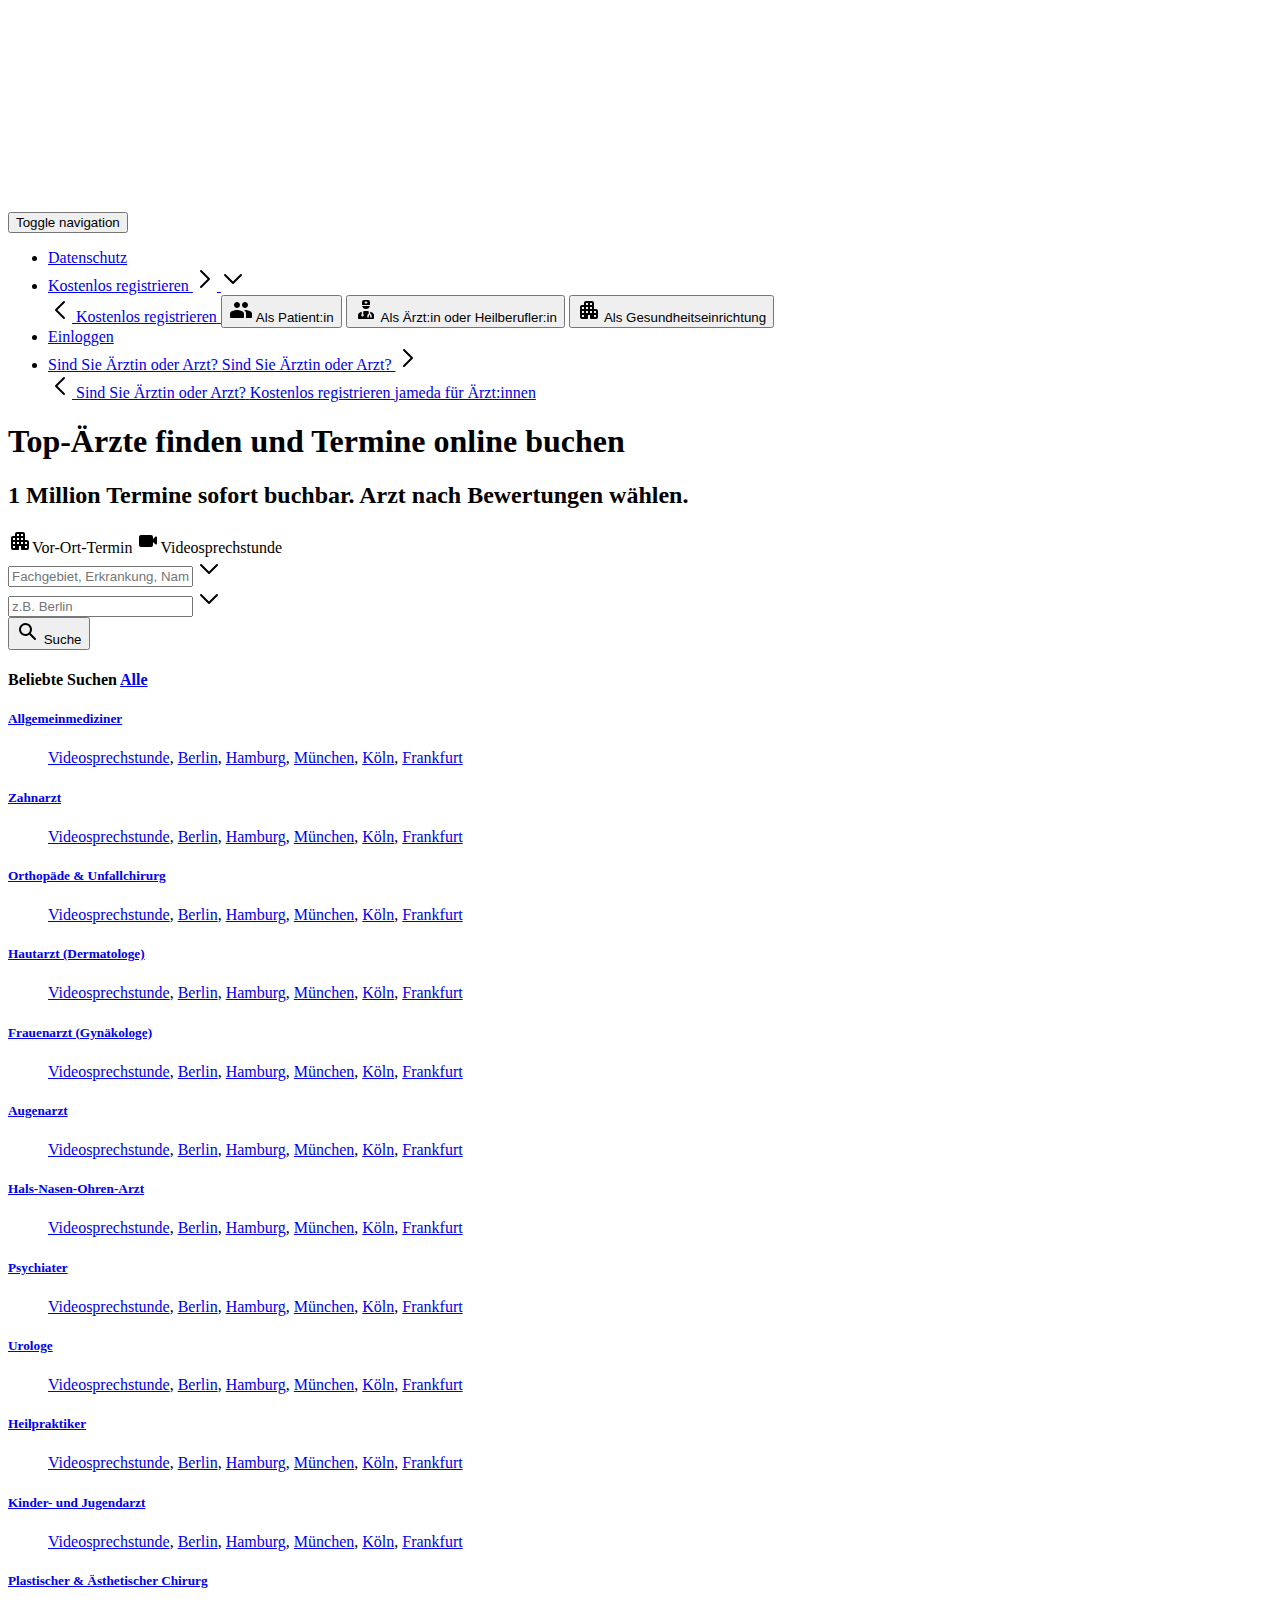
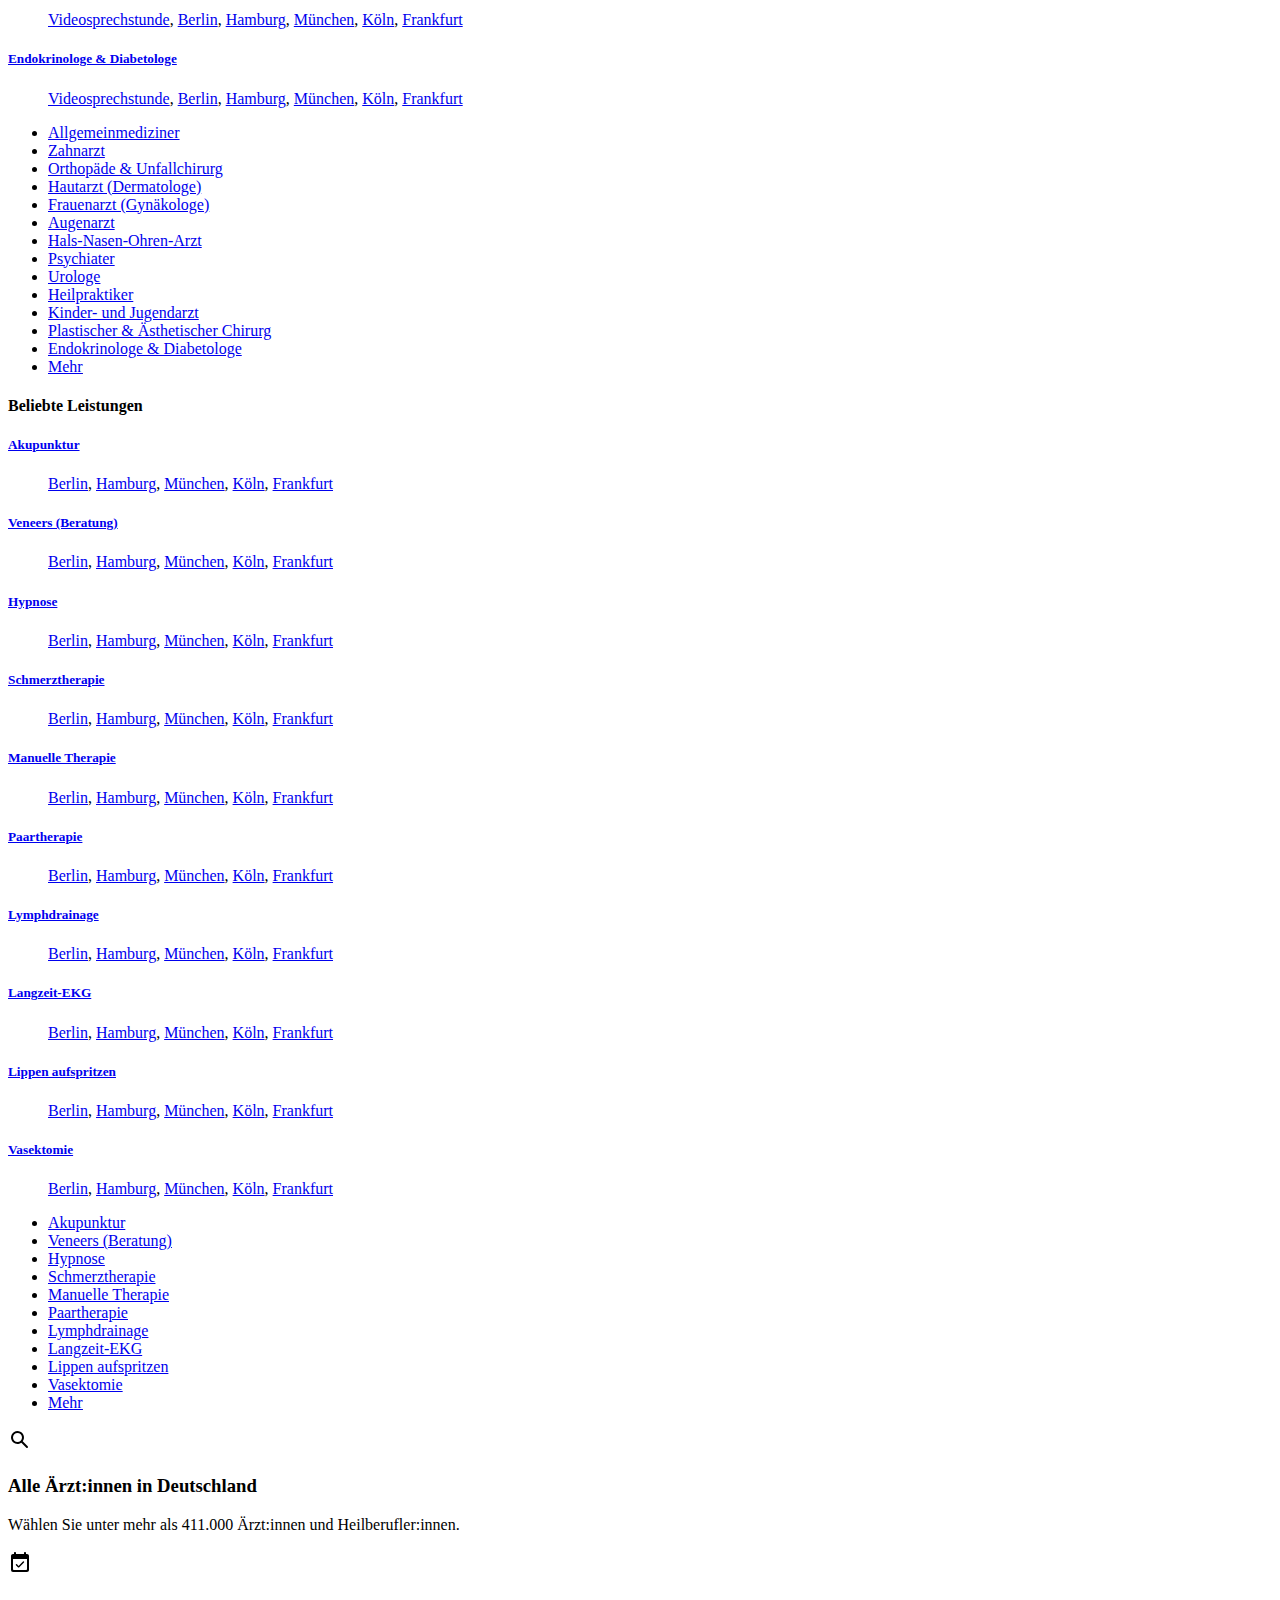
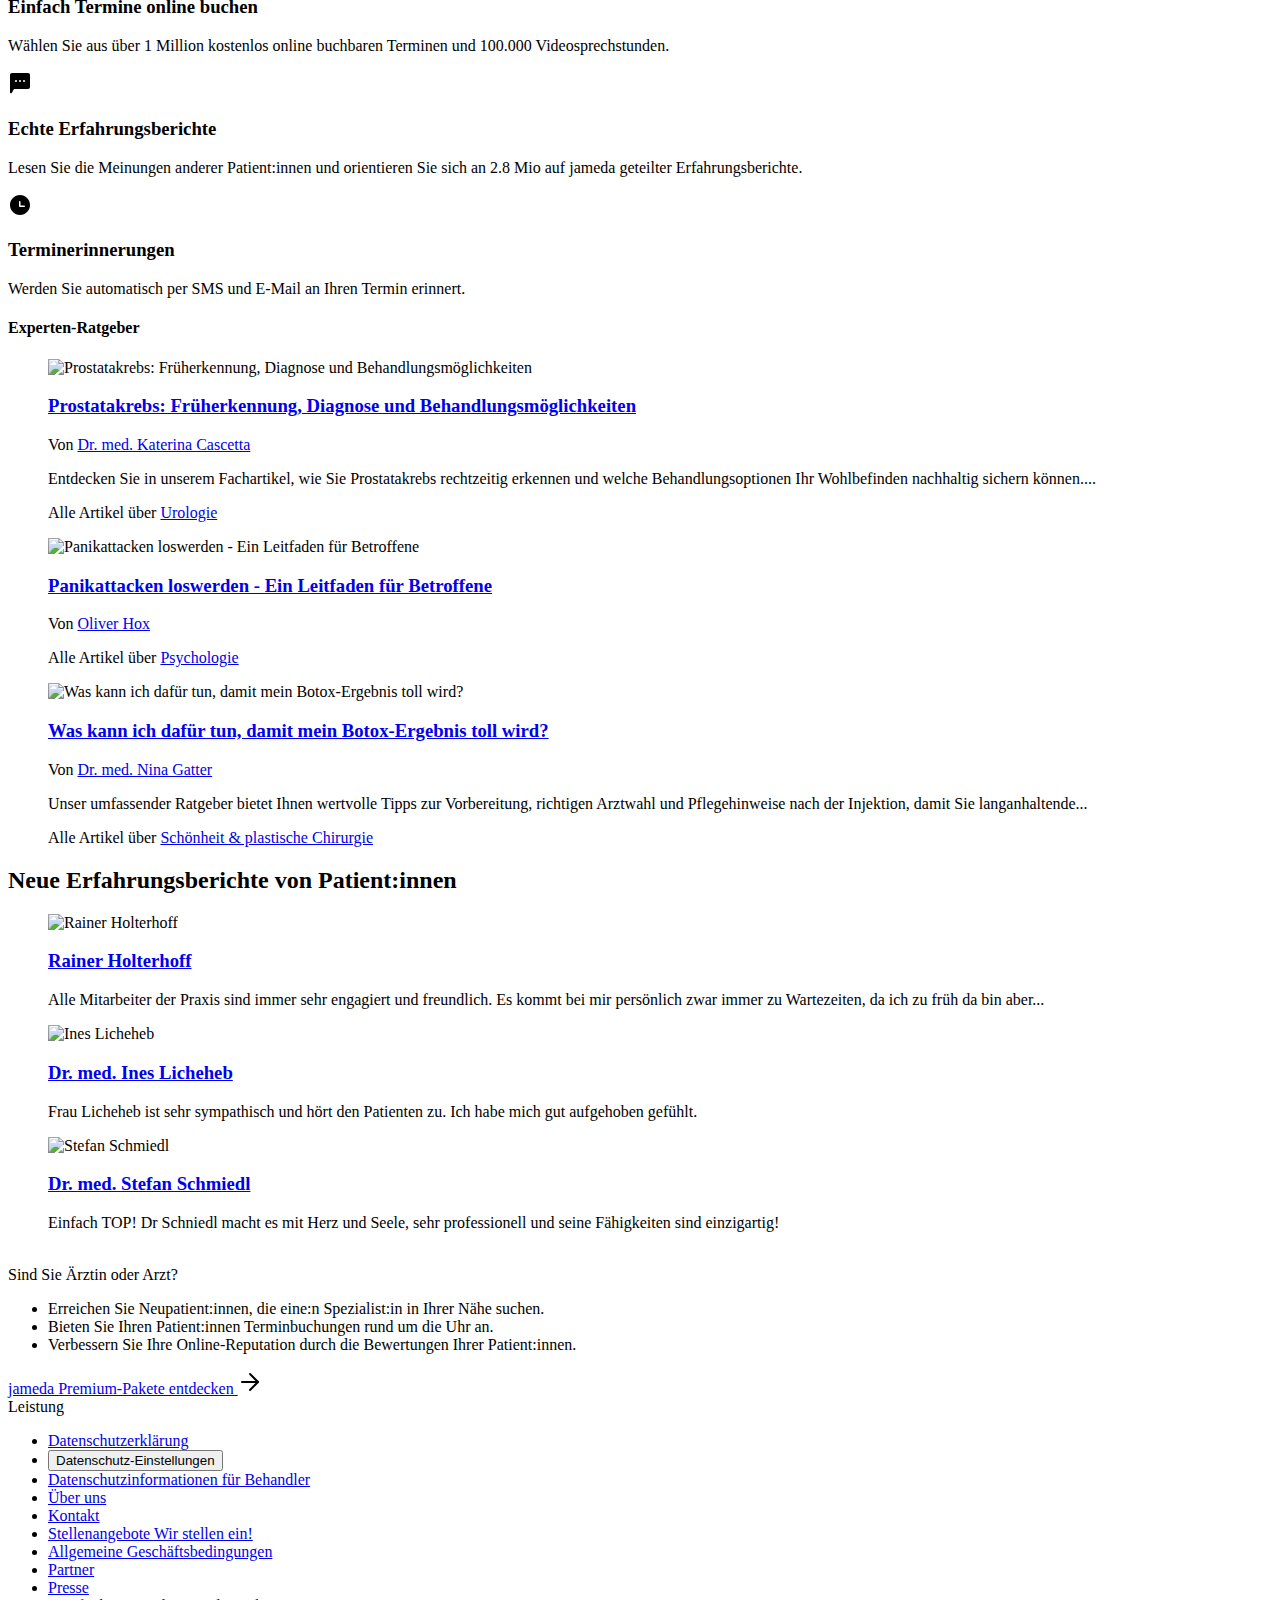
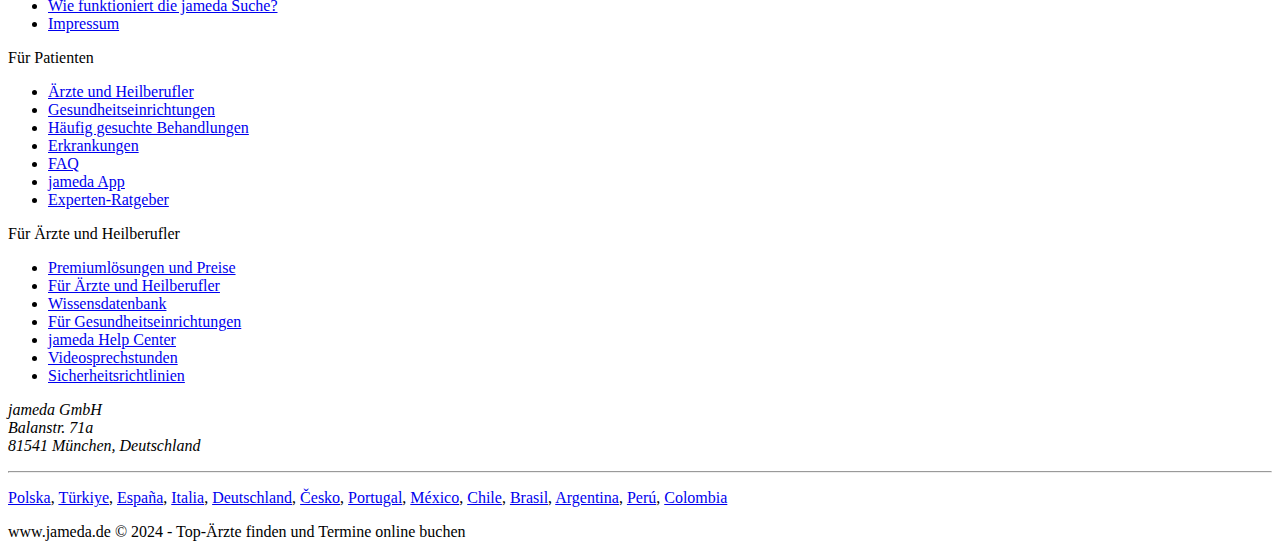
<file: img6.htm>
<!DOCTYPE html>
<html lang="de" region="de" class="">
<head>
<!--
--------------------------------
We are looking for outstanding talent! Since you are interested in our code, maybe you are also interested in becoming part of our team.
We look forward to seeing you: https://docplanner.tech/careers
--------------------------------
-->
	
			<link rel="preconnect" href="//cookie-cdn.cookiepro.com"/>
		<link rel="preconnect" href="//platform.docplanner.com/"/>
		
		
		<link rel="preconnect" href="//s3-eu-west-1.amazonaws.com"/>
		<link rel="preconnect" href="//www.googletagmanager.com"/>
		<link rel="preconnect" href="//www.google-analytics.com"/>
					<link rel="preconnect" href="https://dev.visualwebsiteoptimizer.com" />
			<script type='text/javascript' id='vwoCode'>
				window._vwo_code || (function() {
					var account_id=772888,
						version=2.0,
						settings_tolerance=2000,
						hide_element='body',
						hide_element_style = 'opacity:0 !important;filter:alpha(opacity=0) !important;background:none !important',
						/* DO NOT EDIT BELOW THIS LINE */
						f=false,w=window,d=document,v=d.querySelector('#vwoCode'),cK='_vwo_'+account_id+'_settings',cc={};try{var c=JSON.parse(localStorage.getItem('_vwo_'+account_id+'_config'));cc=c&&typeof c==='object'?c:{}}catch(e){}var stT=cc.stT==='session'?w.sessionStorage:w.localStorage;code={use_existing_jquery:function(){return typeof use_existing_jquery!=='undefined'?use_existing_jquery:undefined},library_tolerance:function(){return typeof library_tolerance!=='undefined'?library_tolerance:undefined},settings_tolerance:function(){return cc.sT||settings_tolerance},hide_element_style:function(){return'{'+(cc.hES||hide_element_style)+'}'},hide_element:function(){return typeof cc.hE==='string'?cc.hE:hide_element},getVersion:function(){return version},finish:function(){if(!f){f=true;var e=d.getElementById('_vis_opt_path_hides');if(e)e.parentNode.removeChild(e)}},finished:function(){return f},load:function(e){var t=this.getSettings(),n=d.createElement('script'),i=this;if(t){n.textContent=t;d.getElementsByTagName('head')[0].appendChild(n);if(!w.VWO||VWO.caE){stT.removeItem(cK);i.load(e)}}else{n.fetchPriority='high';n.src=e;n.type='text/javascript';n.onerror=function(){_vwo_code.finish()};d.getElementsByTagName('head')[0].appendChild(n)}},getSettings:function(){try{var e=stT.getItem(cK);if(!e){return}e=JSON.parse(e);if(Date.now()>e.e){stT.removeItem(cK);return}return e.s}catch(e){return}},init:function(){if(d.URL.indexOf('__vwo_disable__')>-1)return;var e=this.settings_tolerance();w._vwo_settings_timer=setTimeout(function(){_vwo_code.finish();stT.removeItem(cK)},e);var t=d.currentScript,n=d.createElement('style'),i=this.hide_element(),r=t&&!t.async&&i?i+this.hide_element_style():'',c=d.getElementsByTagName('head')[0];n.setAttribute('id','_vis_opt_path_hides');v&&n.setAttribute('nonce',v.nonce);n.setAttribute('type','text/css');if(n.styleSheet)n.styleSheet.cssText=r;else n.appendChild(d.createTextNode(r));c.appendChild(n);this.load('https://dev.visualwebsiteoptimizer.com/j.php?a='+account_id+'&u='+encodeURIComponent(d.URL)+'&vn='+version)}};w._vwo_code=code;code.init();})();
			</script>
			
			<link rel="preload" href="//cookie-cdn.cookiepro.com/consent/21b375fb-a91d-42dc-a89e-511ff2f61bae/OtAutoBlock.js" as="script"/>
	
						<link rel="preload" href="//platform.docplanner.com/css/jade-dpuikitv3-b7dfdf16.css" as="style"/>
					<link rel="preload" href="//platform.docplanner.com/css/jade-homepage-ab74ba95.css" as="style"/>
		
									<link rel="preload" href="//platform.docplanner.com/js/goro-homepage-a85e0776.js" as="script"/>
					
						<link rel="preload" href="//www.googletagmanager.com/gtm.js?id=GTM-PZ83PG" as="script"/>
			<link rel="preload" href="//www.google-analytics.com/analytics.js" as="script"/>
			
	<meta charset="utf-8"/>
	<title>jameda - Arzttermine online buchen &amp; Feedbacks lesen</title>

						<script type="text/javascript" src="//cookie-cdn.cookiepro.com/consent/21b375fb-a91d-42dc-a89e-511ff2f61bae/OtAutoBlock.js?v=202211201558"></script>
	  <script
    src="//cookie-cdn.cookiepro.com/consent/21b375fb-a91d-42dc-a89e-511ff2f61bae/otSDKStub.js?v=202211201558"
    data-id="onetrust-script"
    data-language="de"
    type="text/javascript"
    charset="UTF-8"
    data-domain-script="21b375fb-a91d-42dc-a89e-511ff2f61bae"
  ></script>

<script type="text/javascript">
  function OptanonWrapper() {}
</script>
	
	<link rel="search" type="application/opensearchdescription+xml" title="www.jameda.de" href="https://www.jameda.de/opensearch">

						<meta name="description" content="Termine online od. telefonisch buchen ✓ Arztsuche nach Fachärzten, Spezialisten, Kliniken uvm. ✓ Über 2 Mio. geprüfte Patienten-Feedbacks ✓"/>
	<meta name="robots" content="index,follow"/>
	<meta property="fb:page_id" content="122601654502559"/>
	
				<link rel="alternate" hreflang="es-AR" href="https://www.doctoraliar.com" />
	<link rel="alternate" hreflang="es-CL" href="https://www.doctoralia.cl" />
	<link rel="alternate" hreflang="cs-CZ" href="https://www.znamylekar.cz" />
	<link rel="alternate" hreflang="pl-PL" href="https://www.znanylekarz.pl" />
	<link rel="alternate" hreflang="es-MX" href="https://www.doctoralia.com.mx" />
	<link rel="alternate" hreflang="es-PE" href="https://www.doctoralia.pe" />
	<link rel="alternate" hreflang="pt-PT" href="https://www.doctoralia.com.pt" />
	<link rel="alternate" hreflang="it-IT" href="https://www.miodottore.it" />
	<link rel="alternate" hreflang="tr-TR" href="https://www.doktortakvimi.com" />
	<link rel="alternate" hreflang="es-ES" href="https://www.doctoralia.es" />
	<link rel="alternate" hreflang="de-DE" href="https://www.jameda.de" />
	<link rel="alternate" hreflang="pt-BR" href="https://www.doctoralia.com.br" />
	<link rel="alternate" hreflang="es-CO" href="https://www.doctoralia.co" />

				<link rel="canonical" href="https://www.jameda.de/"/>
	
			<meta property="og:title" content="jameda - Online-Termine mit Ärzt:innen vereinbaren"/>
<meta property="og:description" content="Finden Sie ganz einfach einen Arzt bzw. eine Ärztin und buchen Sie online einen Termin. Lesen Sie Erfahrungsberichte und veröffentlichen Sie Ihren eigenen. Bei uns finden Sie mehr  als 290.000 Ärzt:innen und Heilberufler:innen!" />
<meta property="og:type" content="website" />
<meta property="og:site_name" content="jameda"/>
<meta property="og:url" content="https://www.jameda.de/" />
			
<meta property="og:image" content="//platform.docplanner.com/img/de/open-graph/og-v0.png" />
	

				
<script type="text/javascript">
	var ZLApp = {
		'APICredentials': {},

		'AppConfig': {},
		'Roles' : {
      'IS_CALL_CENTER_AGENT': false,
			'IS_ZLWORKER' : false,
			'IS_DOCTOR': false		},

		'Routes' : {},

		'Storage' : {
			session: sessionStorage,
			local: localStorage
		},

		'Modules': {
			CalendarEditionPage : function() {},
			AlgoliaIndexes : {},
			MapsLoader : {}
		},

		'Experiments': {},

		'pushGAEvent': function(options) {
			$(document).ready(function() {
				// Universal Google Analytics Events

				var layerData = $.extend({
					'event': 'gaTriggerEvent',
					'gaEventCategory': options[0],
					'gaEventAction': options[1],
					'gaEventLabel': options[2],
					'gaEventInteraction': options[4]
				}, options[5]);

				dataLayer.push(layerData);
			});
		},
    'pushHSEvent': function(eventValue) {
		  if (window._hsq && _hsq.push) {
				_hsq.push(["trackEvent", eventValue]);
			}
		},
		"Routing" : {
			"generate" : function(name, object) {
				return ZLApp.NativeRouting.generate(name, object);
			}
		},
		'setStorage': function(type, key, value) {
			try {
				var storage = this.Storage[type];

				storage.setItem( key, JSON.stringify(value) );

				return true;
			} catch (exception) {
				return false;
			}
		},
		'getStorage': function(type, key) {
			try {
				var storage = this.Storage[type];

				if (storage && storage.getItem(key) !== undefined && storage.hasOwnProperty(key) === true) {
					return JSON.parse(storage.getItem(key));
				} else {
					return undefined;
				}
			} catch (exception) {
				return undefined;
			}
		},
		'clearStorage': function(type, key) {
			try {
				var storage = this.Storage[type];
				storage.removeItem( key );
				return true;
			} catch (exception) {
				return false;
			}
		},
	};

	// Object container for old stuff
	window.ZL = {};
</script>


<script type="text/javascript">
	ZLApp.CrmConfig = {
		DEFAULT_CURRENCY_CODE: 'EUR',
		DEFAULT_VAT_RATE: 19,
		WITH_ZEROS: false,
		PRICE_TYPE: 'net',
		WEBSOCKET_DOMAIN: 'ws.jameda.de',
		WEBSOCKET_TOKEN: '2c595f7e-ef38-492e-b088-73e553cf86dd',
	};
</script>




<script>
	ZLApp.Const = {
		'AJAX_ROOT_ROUTE': 'www.jameda.de',
		'ALGOLIA_API_KEY': '90a529da12d7e81ae6c1fae029ed6c8f',
		'ALGOLIA_APP_ID': 'docplanner',
		'ALGOLIA_PREFIX': '',
		'ALGOLIA_SUFFIX': '',
		'TESTING_NAME': '',
		'BASE_DOMAIN': 'jameda.de',
		'BOOKING_APP_BOOK_VISIT': 'einen-termin-vereinbaren',
		'BOOKING_APP_BOOK_VISIT_SLOTS': 'datum-auswaehlen',
		'BREAKPOINTS': {
			'SCREEN_LG_MIN': 1200,
			'SCREEN_MD_MAX': 1199,
			'SCREEN_MD_MIN': 992,
			'SCREEN_SM_MAX': 991,
			'SCREEN_SM_MIN': 768,
			'SCREEN_XS_MAX': 767,
		},
		'RECAPTCHA_SITE_KEY': '6LeFMn4hAAAAAG4UIDsLlvAqzMLgjL_VrErMEEpj',
		'COVID_TEST_ID': '',
		'FLU_VACCINATION_ID': '',
		'CURRENCY': '0 - 0 €',
		'CURRENT_COUNTRY_NAME': 'Deutschland',
		'CURRENT_COUNTRY_PHONE_PREFIX': '+49',
		'CURRENT_ROUTE': 'route_homepage',
		'DOCTOR_REGISTRATION_WITHOUT_VERIFICATION': true,
		'DOMAIN': 'www.jameda.de',
		'DWH_STATISTICS_URL': 'https://dwh-statistics.jameda.de',
		'EVENT_TRACKER_URL': 'https://event-tracker.docplanner.com',
		'FACEBOOK_FANPAGE_URL': '',
		'FACEBOOK_LOCALE': 'de_DE',
		'FACILITY_URL': 'https://www.jameda.de/gesundheitseinrichtungen/__urlname__',
		'FIRST_SOCIAL_LOGIN':  false ,
		'GEOCODER_DOMAIN': 'geocoder.jameda.de',
		'GOOGLE_API_KEY': 'AIzaSyAPEkgzgNuQ7h-PLlGo4YqglJ0Ht9RIiPk',
		'GOOGLE_APP_ID': '41530118218-387vkoa2vk2ftqiou970idttc7l4n0ra.apps.googleusercontent.com',
		'GOOGLE_ONE_TAP_REDIRECT_URL': 'https://www.jameda.de/social-connect/de_sso?_redirect=https%3A//www.jameda.de/',
		'HAS_UNIFIED_NAVIGATION': false,
		'HERE_MAPS': {
			'APP_CODE': 'udJpN12Lhrj_QTtf0ELoOQ',
			'APP_ID': 'MmF8B5LYRYSsH0yb1LuT',
		},
		'HUBSPOT_ECOMMERCE_CONTACT': '',
		'HUBSPOT_ID': '442271',
		'ISO_LOCALE': 'de',
		'IS_LOGGED': false,
		'IS_LOGGED_DOCTOR': false,
		'IS_LOGGED_FACILITY_MANAGER': false,
		'IS_PATIENT_APP': false,
		'IS_PHONE': false,
		'IS_STAGING': false,
		'LANGUAGE_CODE': 'de_DE',
		'LOADER_IMAGE': '<p class="loader"><img src="//platform.docplanner.com/img/general/user-interface/loader-ready-white.gif?1799301098" alt=""/></p>',
		'LOADER_URL': "//platform.docplanner.com/img/general/user-interface/loader-ready-white.gif?1799301098",
		'LOCALE': 'de',
		'MARKETING_CONSENT_IS_INFO': false,
		'MARKETING_CONSENT_PRECHECKED': false,
		'MIN_QUESTION_CHARACTERS': 50,
		'PAGE_TYPE': 'homepage',
		'PATIENT_APP_VERSION': '',
		'PATIENT_REQUEST_BASE_URL': 'https://patient-request.jameda.de',
		'PLATFORM_LINK': '//platform.docplanner.com/',
		'POST_CODE_MASK': '99999',
		'PROTOCOL': 'https',
		'REFERER': '',
		'SAAS_BASE_DOMAIN': 'docplanner.jameda.de',
		'SAAS_MANAGEMENT_WIDGET_DOMAIN': 'booking-management.jameda.de',
		'SEARCH_PATH': "https:\/\/www.jameda.de\/suchen",
		'SITE_LANG': 'de',
		'SITE_NAME': 'jameda',
		'SSO_DOMAIN': 'l.jameda.de',
		'SSO_SOCIAL_CONNECT': 'https://www.jameda.de/social-connect/de_sso?_redirect=',
		'SSO_SOCIAL_CONNECT_REDIRECT_URL': 'https://www.jameda.de/social-connect/de_sso?_redirect=https%3A//www.jameda.de/',
		'TERMS_URL': 'https://www.jameda.de/allgemeine-geschaeftsbedingungen',
		'TIMEZONE': '+02:00',
		'UPPERCASE_RATIO_ON_OPINIONS': 50,
		'USER_ID': null,
		'VISIT_URL': '',
		'WIDGETS_APP_URL': 'widgets.jameda.de',
		'PSYCHOTHERAPIST_SPECIALIZATION_ID': "",
	};

	ZLApp.isRoute = function(route) {
		if (Array.isArray(route)) {
			return route.indexOf(this.Const.CURRENT_ROUTE) > -1;
		}

		return this.Const.CURRENT_ROUTE === route;
	};
</script>


																																																																																																																																																																																																		
<script>
	ZLApp.Gate = {"GATE_ADDRESS_EDITION_CUSTOM_REFUND_POLICY":true,"GATE_ADDRESS_ONLINE_CONSULTATION":true,"GATE_ADMIN_CHAT_GDPR":true,"GATE_BOOKING_INSURANCE":true,"GATE_BOOKING_DIRECT_INSURANCE":true,"GATE_SHOW_DISABLED_FACILITY_WIDGET":true,"GATE_AGENDA_NON_DOCTORS_FRONTEND_TEST":false,"GATE_PB_SEND_REQUEST_FOR_SLOTS_WITHOUT_INSURANCE_FILTER":true,"GATE_CALENDAR_NOTIFICATION_FIND_OTHER_DOCTOR":true,"GATE_CHECK_YOUR_INSURANCE":false,"GATE_CONTEXTUAL_SEARCH_AT_HOMEPAGE":true,"GATE_COOKIE_CONSENT":true,"GATE_PREVENT_AUTOBLOCKING_GTM":false,"GATE_COVID_TEST_SEARCH":false,"GATE_FLU_VACCINATION_SEARCH":false,"GATE_CRM_ECOMMERCE_BLACK_FRIDAY":false,"GATE_CRM_ECOMMERCE_BOLETO":false,"GATE_CRM_ECOMMERCE_IBAN":true,"GATE_CRM_ECOMMERCE_IYZICO_ONE_TIME":false,"GATE_CRM_ECOMMERCE_PAYMENTS_TESTIMONIALS":false,"GATE_CRM_ECOMMERCE_PIX":false,"GATE_CRM_ECOMMERCE_PSE":false,"GATE_CRM_ECOMMERCE_SERVIPAG":false,"GATE_CRM_ECOMMERCE_SHOW_CPL_PRICING_DETAILS":false,"GATE_CRM_ECOMMERCE_WEBSITE":false,"GATE_CRM_ECOMMERCE_WEB_PAY":false,"GATE_CRM_ECOMMERCE_HIDE_PACKAGING_LANDING_CONTACT_FORM":false,"GATE_CRM_IYZICO":false,"GATE_CRM_MARKETPLACE_ACCOUNT_ACTION_REQUIRED_MODAL":true,"GATE_CRM_PAYU":false,"GATE_CRM_USE_SCA_AUTHENTICATION_FLOW":true,"GATE_DIRECT_INSURANCES":true,"GATE_DOCTOR_CALENDAR_FILTERS":true,"GATE_DOCTOR_LICENSE_NUMBER":false,"GATE_DOCTOR_PROFILE_TOP_BANNER_TOUCHPOINT":true,"GATE_DOCTOR_REGISTRATION_EMAIL_CONFIRMATION":false,"GATE_DOCTOR_STATISTICS_VIDEO":true,"GATE_OPENING_HOURS":true,"GATE_ECOMMERCE_CAMPAIGNS_LANDING_PAGE":true,"GATE_ECOMMERCE_PREMIUM_LANDING_MODAL":false,"GATE_ECOMMERCE_PREMIUM_LANDING_MODAL_MARKETING":false,"GATE_ECOMMERCE_PRICING_WEBSITE_ON_DEFAULT":false,"GATE_ECOMMERCE_WEBSITE_TOGGLE_ADDITIONAL_TEXT":true,"GATE_ECOMMERCE_THANK_YOU_PAGE_NEW_ONBOARDING_WIZARD":true,"GATE_ECOMMERCE_UNPAID_INVOICES_MODAL":false,"GATE_PRELOAD_GTM":true,"GATE_ENABLE_LICENSE_NUMBER_VERIFICATION":false,"GATE_ENABLE_MIXPANEL_TRACKING":true,"GATE_FACILITY_CALENDAR_SERVICE_STEP":true,"GATE_FACILITY_CALENDAR_SORT_BY_NAME":false,"GATE_FACILITY_PROFILE_TOP_BANNER_TOUCHPOINT":true,"GATE_FACILITY_REGISTRATION":true,"GATE_FACILITY_REGISTRATION_EMAIL_CONFIRMATION":false,"GATE_FACILITY_SERVICES_TABLE":true,"GATE_REFACTORED_FACILITY_ITEM_ABOUT":true,"GATE_FIND_ANOTHER_SPECIALIST_WHEN_NO_AVAILABILITY":false,"GATE_GDPR_MARKETING_CONSENT_MANDATORY":true,"GATE_GDPR_REGISTRATION_INFORMATION":false,"GATE_GENERAL_MARKETING_AGREEMENT":false,"GATE_GOOGLE_ONE_TAP_LOGIN":true,"GATE_HIDE_NEARBY_DOCTORS_ON_NON_COMMERCIAL_PROFILE":true,"GATE_HIDE_PRICES_FOR_PATIENTS_WITH_INSURANCE":false,"GATE_HOMEPAGE_PATIENT_APP_BANNER":true,"GATE_HUBSPOT":true,"GATE_INSURANCE_PLANS":false,"GATE_INSURANCE_REFUND":false,"GATE_INSURANCE_REFUND_DOCUMENTS":false,"GATE_LOCATION_DETAILS":true,"GATE_MODERATION_DOCTOR_ITEM_REQUIRED":false,"GATE_MODERATION_DOCTOR_ITEM_SPECIALIZATION":false,"GATE_MODERATION_DOCTOR_SPECIALIZATION":true,"GATE_MODERATION_EDIT_OPINION_BY_MODERATOR":true,"GATE_MODERATION_HIGHLIGHT_IN_OPINION":false,"GATE_MODERATION_OPINION_TRUST_SCORE_DISPLAY":true,"GATE_MODERATION_AUTOMODERATOR_PARAMS_BUTTON_DISPLAY":false,"GATE_MODERATION_PANEL_DOCTOR_NEW_BY_SELF":false,"GATE_MODERATION_SPECIALIZATION_DOCUMENT_VERIFICATION":true,"GATE_NEW_SEARCH_DISTRICT_FILTERS":false,"GATE_NEW_SEARCH_FORCE_DOCTORS_ON_LANDING_PAGES":false,"GATE_NEW_SEARCH_ONLINE_CONSULTATION_BANNER":false,"GATE_NEW_SEARCH_PATIENT_APP_BANNER":true,"GATE_ONLINE_CONSULTATION_CALENDAR_PAYMENT_TIP":true,"GATE_ONLINE_LANDING_REAL_TESTIMONIALS":true,"GATE_OPINIONS_NEW_FLOW_SAMPLE_OPINIONS":false,"GATE_OPINIONS_NEW_FLOW_REQUIRE_LOGIN_JUST_BEFORE_SUBMIT":true,"GATE_OPINION_SIGNATURE_HIDE":true,"GATE_OPINION_SORTING_SHOW":true,"GATE_PB_BOOKING_SOURCE":false,"GATE_PB_DECIMAL_PART_IN_PRICES":true,"GATE_PB_DOCTOR_CALENDAR_WITH_FILTERS_WIDGET":true,"GATE_PB_INTEGRATED_DOCTOR_CALENDAR":true,"GATE_ENABLE_ALL_PATIENT_APP_BANNER":true,"GATE_ENABLE_BROWSER_CHAT_PATIENT_APP_BANNER":true,"GATE_QA_PATIENT_APP_BANNER":true,"GATE_CHAT_ENABLE_NEW_ON_LOAD_BANNER":false,"GATE_CHAT_ENABLE_NEW_ON_LOAD_CONFIRMATION_BANNER":false,"GATE_CHAT_ENABLE_A_B_LANDING_BANNER_TEST_VARIANT_C":true,"GATE_ENABLE_SECURE_VISIT_CANCELLATION":false,"GATE_ENABLE_ADMIN_CONNECT_FLOW":false,"GATE_ENABLE_ADMIN_CONNECT_FLOW_SOCIAL":false,"GATE_ENABLE_ADMIN_CONNECT_FLOW_EMAIL":false,"GATE_ENABLE_ADMIN_CONNECT_FLOW_GOOGLE_TAP":false,"GATE_ENABLE_ADMIN_CONNECT_SURVEY":false,"GATE_Q_AND_A":false,"GATE_Q_AND_A_ALLOW_PRIVATE_QUESTIONS":false,"GATE_Q_AND_A_ANSWER_MODERATION":false,"GATE_Q_AND_A_PRIVATE_QUESTIONS_PANEL_VUE":false,"GATE_RECURRING_CREDIT_CARD_PAYMENT":true,"GATE_SAVE_DOCTOR_PROFILE":true,"GATE_SAVE_DOCTOR_PROFILE_NON_LOGGED":true,"GATE_SENTRY_JS":true,"GATE_SENTRY_PERFORMANCE_TRACING":true,"GATE_SEO_ENABLE_NEW_DOCTOR_HOMEPAGE_SECTION":false,"GATE_SHOW_ADDRESS_FACILITY_WARNING":true,"GATE_SHOW_DOCTOR_PROFILE_EDITION_DESCRIPTION":true,"GATE_HIDE_REQUEST_SERVICES":false,"GATE_SHOW_GDPR_CHECKBOX":false,"GATE_SHOW_PHONE_ON_NON_COMMERCIAL_DOCTORS":true,"GATE_SLOT_RELEASED":true,"GATE_STRONG_PASSWORD_VALIDATOR":true,"GATE_TIMEZONE_ONLINE_CONSULTATION":false,"GATE_TURKISH_LAW_COMPLIANCE":false,"GATE_USER_REGISTRATION_EMAIL_CONFIRMATION":false,"GATE_VUE_LOCATION_AUTOCOMPLETE_LOGS":false,"GATE_VUE_WIDGETS":true,"GATE_WEBSOCKETS":true,"GATE_MODERATION_SPECIALIZATION_DOCUMENT_VERIFICATION_SENT_EMAIL":false,"GATE_TEST_ACCOUNTS_DASHBOARD_FACILITY_ACCOUNTS_TOGGLE":true,"GATE_OPINION_ACTIVATION_AND_EMAIL_VERIFICATION_VIA_EMAIL":false,"GATE_RECAPTCHA_ENTERPRISE_OPINIONS_FLOW":true,"GATE_OPINIONS_REMOVE_OTHER_FROM_LOCATION_DROPDOWN":true,"GATE_ECOMMERCE_USE_IFRAME":true,"GATE_DOCTOR_REGISTRATION_MODERATION_PANEL":true,"GATE_CRM_FIRST_CLASS_ECOMMERCE_PROMOTION":false,"GATE_OPINIONS_FOR_FACILITIES":false,"GATE_UNSUBSCRIBE_SMS_FOOTER":true,"GATE_OPINIONS_FACILITY_DOCTOR_DROPDOWN":false,"GATE_OPINIONS_FACILITY_ADDRESSES_DROPDOWN":false,"GATE_PATIENT_REQUEST_BUTTON":true,"GATE_PATIENT_REQUEST_VERIFICATION_STEP":false,"GATE_PATIENT_REQUEST_NEW_CATEGORIES":true,"GATE_PATIENT_REQUEST_SHOW_UNAVAILABLE_CATEGORIES":false,"GATE_DOCTOR_OUT_OF_OFFICE":false,"GATE_GET_DOCTOR_CERTIFICATE":false,"GATE_CRM_ECOMMERCE_PACKAGING_LANDING":true,"GATE_CRM_ECOMMERCE_PACKAGING_LANDING_HIDE_ICONS":true,"GATE_CRM_ECOMMERCE_CUSTOMER_SUPPORT_SECTION":true,"GATE_ENABLE_GA4_ENHANCED_ECOMMERCE":true,"GATE_CLINIC_PROFILE_NEW_BOOKING_WIDGET":true,"GATE_CLINIC_EXTERNAL_NEW_BOOKING_WIDGET":true,"GATE_PB_DISPLAY_GET_APP_BANNER_IN_ASK_FOR_CONTACT_MODAL":true,"GATE_STATS_PV_REPORT_FROM_DECEMBER_2022":false,"GATE_REQUEST_PROFILE_CHANGES_WITH_TEXT_BOX":true,"GATE_FETCH_CUSTOMER_DATA_BY_TAX_NUMBER":false,"GATE_ECOMMERCE_ACCEPT_COMPANY_GMB":false,"GATE_CRM_CUSTOMER_TAX_NUMBER_NOT_REQUIRED":true,"GATE_BULK_OBJECT_VERIFICATION":true,"GATE_PB_USE_FULL_LIST_OF_INSURANCES_IN_CALENDAR_WIDGET":true,"GATE_PB_IS_BOOKING_REQUEST":true,"GATE_PB_REDIRECT_TO_LISTING_MODAL":false,"GATE_PB_SHOW_BOOKING_REQUEST_MODAL":false,"GATE_BANNER_REDIRECT_TO_LISTING":true,"GATE_SHOULD_CHECK_BOOKABLE_SERVICES_ON_FACILITY_PROFILE":false,"GATE_SHOULD_CHECK_BOOKABLE_DOCTORS_ON_FACILITY_PROFILE":false,"GATE_NEW_SEARCH_HIDE_DOCTOR_SERVICES":true,"GATE_SHOW_PRICE_INCREASE_MODAL":false,"GATE_MODERATION_OPINION_ABUSE_V2_FLOW":true,"GATE_MODERATION_OPINION_ABUSE_LEGACY_HIDDEN":true,"GATE_OPINIONS_ABUSE_REPORT_VIA_EMAIL_POSSIBLE":true,"GATE_FACILITY_INSURANCES_EXPERIMENT":false,"GATE_TRUST_BANNER_CERTIFICATES_PL":false,"GATE_USE_TEST_COOKIEPRO":false,"GATE_CHAT_SEND_HEALTH_PROFILE_BUTTON":false,"GATE_DOCTOR_SPECIALIZATION_IN_PROGRESS":false,"GATE_PATIENT_APP_EVENT_INTERCEPTOR":true,"GATE_DP_SPACES_HEADER":false,"GATE_PATIENT_APP_BANNER_ON_SCROLL":false,"GATE_ECOMMERCE_PACKAGING_TR_TERMS_AND_CONDITIONS":false,"GATE_CRM_ECOMMERCE_PACKAGING_LANDING_FUTURE_PRICINGS":false,"GATE_DE_SEARCH_FILTER_SLOTS_BY_INSURANCE_PROVIDER":false,"GATE_ENABLE_EFR_DEEPLINK_PARAM":true,"GATE_ENABLE_FALLBACK_ANDROID_DYNAMIC_LINK":false,"GATE_ENABLE_FALLBACK_IOS_DYNAMIC_LINK":false,"GATE_FACILITY_OPINIONS_MANAGEMENT_PAGE":true,"GATE_VISIBILITY_SPACE_CERTIFICATES_PAGE":true,"GATE_VISIBILITY_SPACE_PROMO_MATERIALS_PAGE":true,"GATE_FACILITY_PROFILE_PRICE_RANGES":true,"GATE_VISIBILITY_SPACE_FIRST_CLASS_PAGE":true,"GATE_FACILITY_PROFILE_GROUP_SERVICES_BY_DESCRIPTION":true,"GATE_OPINION_VERIFIED_BY_PAYMENT":true,"GATE_PB_SEARCH_RESULT_INSURANCE_CHECKER":false,"GATE_OPINION_MERGED_VERIFICATION_BADGES_FRONTEND":true,"GATE_DOCTOR_PROFILE_NEW_BOOKING_WIDGET":false,"GATE_DOCTOR_NEW_PROFILE_EDITOR":false};

	ZLApp.isGranted = function(gate) {
		return this.Gate[gate];
	};
</script>


	<script>
		ZLApp.Lang = {
						"@Disease": "erkrankung",
			"@List": "liste",
			"@Map": "landkarte",
			"abandoned_cart_button": "Termin buchen",
			"abandoned_cart_description": "Um einen Termin erfolgreich zu buchen, m\u00fcssen Sie den Buchungsprozess abschlie\u00dfen.",
			"abandoned_cart_header": "Ihr Termin wurde noch nicht gebucht",
			"add": "Hinzuf\u00fcgen",
			"add_patient": "Patient:in hinzuf\u00fcgen",
			"address": "Adresse",
			"addresses_with_no_online_booking": "Adressen ohne Online-Terminbuchung (%{count})",
			"advance_schedule_calendar_address": "Adresse .",
			"agenda_visit_manage_cancel_visit_modal": "Ihr Termin wurde storniert.",
			"agenda_visit_manage_confirm_visit_modal": "Dankesch\u00f6n! Bitte kommen Sie p\u00fcnktlich.",
			"are_you_sure": "Sind Sie sicher?",
			"autocomplete_disease": "Erkrankung",
			"autocomplete_loading": "Ihre Suche wird ausgef\u00fchrt",
			"autocomplete_search_empty": "Wonach suchen Sie?",
			"autocomplete_search_prefix": "Suche",
			"autocomplete_specialization": "Fachgebiet",
			"booking_sms_conf_after_resend_hint": "Wir haben Ihnen gerade eine weitere SMS geschickt! Diesmal sollten Sie sie in weniger als 2 Minuten erhalten.",
			"brand_doctors": "Behandler:innen ",
			"calendar_placeholder_title": "Termin buchen",
			"call": "Rufen Sie uns an",
			"cancel": "Abbrechen",
			"changes_sent_to_moderation": "Die \u00c4nderungen wurden an unsere Moderatoren gesendet. Der Inhalt vor der \u00c4nderung wird nicht sichtbar sein, bis der Moderationsprozess abgeschlossen ist.",
			"chat_error_message": "Bitte aktualisieren Sie die Seite, um die neuesten Nachrichten zu sehen.",
			"check_other_calendars": "Adressen mit Kalender anzeigen",
			"clinics_autocomplete": "  ",
			"close": "Schlie\u00dfen",
			"comment_should_not_capitalize": "Kommentare sollten nicht in Gro\u00dfbuchstaben geschrieben werden",
			"comment_to_short": "Ihr Erfahrungsbericht sollte mindestens %minCharacters% Zeichen lang sein. Derzeit ist sie %currentCount% Zeichen lang.",
			"common_refresh": "Neu laden",
			"components.question.doctor.book": "Buchen Sie einen Termin",
			"confirm_when_slot_remove": "M\u00f6chten Sie diesen freien Termin wirklich streichen?",
			"congratulations_reminders_set": "Herzlichen Gl\u00fcckwunsch! Die Erinnerung ist eingestellt.",
			"cookies-info": "Diese Website verwendet Cookies. Klicken Sie <a href=\"%{url}\" id=\"close-cookie-info\">hier<\/a> f\u00fcr weitere Informationen. Wenn das f\u00fcr Sie in Ordnung ist, surfen Sie einfach weiter.",
			"currency_suffix": "%{currency_code} \u20ac",
			"disable": "deaktivieren",
			"doctor_all_addresses": "Praxen (%{count})",
			"doctor_all_addresses_one": "Praxis",
			"doctor_autocomplete": "  ",
			"doctor_edition_facility_type_header": "Art des Standorts",
			"doctor_edition_online_office_name": "Name der Online-Praxis",
			"doctor_opinions_show_opinions": "Patientenerfahrungen anzeigen",
			"doctor_profile_add_opinion": "Erfahrungsbericht hinzuf\u00fcgen",
			"doctor_service": "Leistung",
			"doctor_verificated_successfully": "%doctorName% hat einen verifizierten Zugang auf jameda.",
			"doctor_with_calendar": "Keine Termine",
			"edit": "Bearbeiten",
			"edit_visit_patient": "Patientendaten bearbeiten",
			"enable": "aktivieren",
			"errorTryLater": "Es ist ein Fehler aufgetreten. Versuchen Sie es sp\u00e4ter noch einmal.",
			"error_while_uploading_photos": "Unser Server hat Probleme mit der Verarbeitung Ihrer Fotos. Bitte versuchen Sie, die Gr\u00f6\u00dfe der Fotos zu verringern oder laden Sie sie einzeln hoch.",
			"expand_map": "Karte vergr\u00f6\u00dfern",
			"facility": "Gesundheitseinrichtung",
			"facility_listing_context_alert": "Ein Wechsel des Fachgebiets, der Adresse oder des Arztes bzw. der \u00c4rztin kann dazu f\u00fchren, dass die von Ihnen gew\u00e4hlte Leistung nicht mehr verf\u00fcgbar ist oder nicht von Ihrer Versicherung \u00fcbernommen wird.",
			"facility_name_plaxeholder": "z. B. Krankenhaus Berlin",
			"fieldNotEmpty": "Dieses Feld darf nicht leer sein",
			"filter_info_box": "Verwenden Sie Filter, um die passendsten \u00c4rzte bzw.\u00c4rztinnen und medizinischen Zentren zu finden.",
			"finish": "Beenden",
			"forward": "Weiter",
			"from": "Von",
			"google_calendar_cancel_sync_text": "Sind Sie sicher, dass Sie die Synchronisierung abbrechen m\u00f6chten?",
			"import_address_name": "Name der Praxis",
			"incorrect_date": "Falsches Datum!",
			"insurance_box_title": "Hallo, suchen Sie \u00c4rzt:innen die eine bestimmte Versicherung akzeptieren? Pr\u00fcfen Sie unsere Optionen",
			"internal_number_warning": "Sobald die Verbindung hergestellt ist, geben Sie bitte die folgende interne Nummer ein:",
			"less": "weniger",
			"link_doctor_to_clinic.choose_clinic.placeholder": "Tippen Sie, um Ihren Eintrag zu finden",
			"link_doctor_to_clinic.choose_clinic.title": "W\u00e4hlen Sie den Eintrag, an dem Sie arbeiten",
			"loadingWait": "Wird geladen. Bitte warten...",
			"map": "Zu Google Maps",
			"map_empty_state_CTA": "Verschieben oder vergr\u00f6\u00dfern Sie die Karte, um Ergebnisse zu finden",
			"map_empty_state_copy_generic": "Keine Fach\u00e4rzt:innen in der N\u00e4he",
			"map_empty_state_copy_spec": "Keine %dentists% in der N\u00e4he",
			"map_search": "In diesem Kartenausschnitt suchen",
			"map_test_modal_CTA": "Zur\u00fcck zur Arztliste",
			"map_test_modal_text": "Wir arbeiten an der neuen Karte und werden sie bald online stellen.",
			"map_test_modal_text_headline": "Im Aufbau.",
			"mobile_sign_as": "Unterschreiben als",
			"mobile_specialization": "Fachgebiet",
			"mobile_visit_try_again": "Erneut versuchen",
			"more": "mehr",
			"move_visit": "Termin verschieben",
			"no": "Nein",
			"no_calendar_in_your_location": "Dieser Arzt bzw. diese \u00c4rztin bietet f\u00fcr diesen Standort keine Online-Terminvereinbarung an.",
			"no_open_slots": "Keine Termine verf\u00fcgbar",
			"no_results_for": "Keine Suchergebnisse f\u00fcr",
			"no_slots_facility_cta": "Profil anzeigen",
			"no_slots_facility_info": "Keine Online-Terminbuchung \u00fcber jameda verf\u00fcgbar",
			"online_consultation_doc_card_label": "Bietet Videosprechstunden an",
			"pagination_next": "Weiter",
			"pagination_previous": "Zur\u00fcck",
			"panel_delete-me-modal_no": "Nein, Konto behalten",
			"panel_delete-me-modal_yes": "Konto l\u00f6schen",
			"patient_visit_cancel_modal_confirm": "Sind Sie sicher, dass Sie diesen Termin absagen m\u00f6chten?",
			"patients_marketing_consent_modal_cta_no": "Nein, danke",
			"patients_marketing_consent_modal_cta_yes": "Ja, ich m\u00f6chte Aktuelles von jameda erhalten",
			"patients_marketing_consent_modal_desc": "Erhalten Sie aktuelle Informationen \u00fcber unsere neuen Funktionen. Auf diese Weise k\u00f6nnen Sie jameda optimal nutzen, um sich um Ihre Gesundheit und die Ihrer Angeh\u00f6rigen zu k\u00fcmmern.",
			"patients_marketing_consent_modal_legal_txt": "Um Sie \u00fcber die Neuigkeiten von jameda informieren zu k\u00f6nnen, ben\u00f6tigen wir Ihre Zustimmung. Sie k\u00f6nnen diese jederzeit widerrufen.",
			"patients_marketing_consent_modal_legal_txt_learn_more": "Weitere Informationen finden Sie in unseren Datenschutzbestimmungen.",
			"patients_marketing_consent_modal_legal_txt_tooltip": "Um Ihnen die bestm\u00f6gliche Nutzung von jameda zu erm\u00f6glichen, ben\u00f6tigen wir Ihre Zustimmung.Sie k\u00f6nnen Ihre Zustimmung jederzeit widerrufen. <a href=\"https:\/\/www.jameda.de\/datenschutz\">Erfahren Sie mehr \u00fcber unsere Datenschutzbestimmungen.<\/a>          ",
			"patients_marketing_consent_modal_title": "Erfahren Sie es als Erste:r",
			"price_from": "ab %price%",
			"provide_visit_location": "Der Ort des Termins ist erforderlich",
			"qna_question_delete_confirm": "Sind Sie sicher, dass Sie diese Frage l\u00f6schen m\u00f6chten?",
			"rate_error": "Um eine Patientenerfahrung hinzuf\u00fcgen zu k\u00f6nnen, m\u00fcssen Sie \"Erfahrungsbericht verfassen\" ausw\u00e4hlen",
			"registration.facility.user_position.doctor": "Arzt \/ \u00c4rztin",
			"reminder_removed": "Die Erinnerung wurde entfernt",
			"remove_slot_error_message": "Wir konnten den freien Termin nicht l\u00f6schen",
			"removing": "Entfernen von",
			"reset_filters": "Zur\u00fccksetzen",
			"saving": "Wird gespeichert...",
			"search_all_filters": "alle Filter",
			"search_calendar_missing": "Keine Online-Terminbuchung \u00fcber jameda verf\u00fcgbar",
			"search_doctors": "\u00c4rzt:innen suchen",
			"search_error_no_location": "Der Standort des\/der Benutzer:in konnte nicht ermittelt werden",
			"search_filter_calendar": "Online-Terminbuchung",
			"search_filter_calendar_description": "Nur Ergebnisse mit Online-Terminbuchung anzeigen",
			"search_filter_clinics": "Gesundheitseinrichtungen",
			"search_filter_dates_per_date": "Datum des Termins",
			"search_filter_diseases": "Krankheiten",
			"search_filter_districts": "Stadtteile",
			"search_filter_doctors": "\u00c4rzt:innen und Heilberufler:innen",
			"search_filter_doctors_clinics": "Sowohl \u00c4rzt:innen als auch Gesundheitseinrichtungen",
			"search_filter_entity_type": "Art der Ergebnisse",
			"search_filter_insurances": "Versicherungen",
			"search_filter_kids_friendly": "Behandlung von Kindern und Jugendlichen",
			"search_filter_kids_friendly_description": "\u00c4rzt:innen, die sich um die Behandlung junger Patient:innen k\u00fcmmern",
			"search_filter_payment_methods": "Zahlungsarten",
			"search_filter_services": "Terminart",
			"search_filter_specializations": "Fachgebiete",
			"search_in_doctors": "Suche \"%{QUERY}\" in \u00c4rzt:innen und Heilberufler:innen",
			"search_in_facilities": "Suche \"%{QUERY}\" in Gesundheitsreinrichtungen",
			"search_see_profile": "Das Profil ansehen",
			"search_sort_by": "Sortierung",
			"search_sorter": "Sortieren",
			"search_sorter_availability": "Fr\u00fchestes verf\u00fcgbares Datum",
			"search_sorter_factor_based": "Empfohlen",
			"search_sorter_rating": "Nach den besten Patienten-Feedbacks",
			"search_sorter_recommended": "Nach Relevanz",
			"search_whole_website": "Suche nach \"%phrase%\" auf der gesamten Website",
			"selectService": "W\u00e4hlen Sie eine Terminart",
			"selectSpecialization": "Fachgebiet ausw\u00e4hlen",
			"select_choose": "---- w\u00e4hlen ----",
			"selected": "Gew\u00e4hlt",
			"send_opinion": "Bewertungen senden",
			"services_and_prices_no_price": "Kein Preis angegeben",
			"set_visit_button": "Termin buchen",
			"show_all_cities": "Alle St\u00e4dte",
			"show_more": "Mehr anzeigen",
			"show_phone": "Telefonnummer anzeigen",
			"show_yesterday": "Gestern anzeigen",
			"super_doctor_mail_CTA_see_all_opinions": "Alle Feedbacks von Patient:innen sehen",
			"terms_of_visits_addition": "Termindaten hinzuf\u00fcgen",
			"toast_remove_slot_title": "entfernt!",
			"toast_undo_remove_slot_title": "wiederhergestellt!",
			"unexpected_error": "Unerwarteter Fehler ist aufgetreten!",
			"unsaved_changes": "Es sieht so aus, als ob einige Ihrer \u00c4nderungen noch nicht gespeichert wurden. M\u00f6chten Sie auf dieser Seite bleiben, um sie zu speichern?",
			"validation.email": "Geben Sie eine g\u00fcltige E-Mail-Adresse an",
			"validation.maxLength": "Dieser Wert ist zu gro\u00df. Er sollte %{max} Zeichen oder weniger haben.",
			"validation.minLength": "Dieser Text ist zu kurz. Er sollte %{min} Zeichen oder mehr haben.",
			"validation.required": "Dieses Feld ist erforderlich",
			"validator_email": "Geben Sie eine g\u00fcltige E-Mail-Adresse an",
			"validator_required": "Dieses Feld ist erforderlich",
			"visit_details_saving_progress": "Wird gespeichert...",
			"visit_details_visit_cancelled": "Termin abgesagt",
			"visit_out_of_schedule": "Termin au\u00dferhalb der Zeitplanung",
			"visit_report_select_all": "Alles ausw\u00e4hlen",
			"visit_select_date": "Termindatum ausw\u00e4hlen",
			"wait_a_moment": "Warten Sie einen Moment...",
			"warning": "Vorschlag",
			"we_are_checking_your_localization": "Wir suchen Ihren Standort...",
			"widget_default_specialist": "Bei wem m\u00f6chten Sie den Termin buchen?",
			"widget_show_reviews": "Patienten-Feedbacks anzeigen",
			"yes": "Ja",
			"you_have_x_custom_calendar_configs": "Sie haben $amount Wochen mit ge\u00e4ndertem Zeitplan",
			"you_need_characters": "Sie m\u00fcssen mindestens %{minCharCount} Zeichen schreiben. Verbleibende Zeichen: %{currentCount}.",
			"your_account_demo_1": "Pr\u00fcfen Sie, wie die neue Terminsliste funktioniert",
			"your_account_demo_2": "Sie k\u00f6nnen ein Datum aus einem Kalender ausw\u00e4hlen, anstatt zu scrollen",
			"your_account_demo_3": "Sie k\u00f6nnen einen Termin vereinbaren, indem Sie auf 1 Schaltfl\u00e4che klicken",
			"your_account_demo_4": "Sie k\u00f6nnen eine Liste f\u00fcr eine bestimmte Adresse ausw\u00e4hlen",
			"your_account_demo_5": "Sie k\u00f6nnen zuvor von Ihnen gebuchte Termine bearbeiten",
			"your_account_demo_6": "Klicken Sie auf eine Position in der Liste, um detaillierte Informationen anzuzeigen",
	
			'all_specs': 'Alle\u0020Fachgebiete',
			'banner_promote_app_cta_2': 'Zur\u0020App',
			'banner_promote_app_text_1': 'Laden\u0020Sie\u0020unsere\u0020App\u0020herunter\u0020und\u0020erleben\u0020Sie\u0020die\u0020beste\u0020Art,\u0020sich\u0020um\u0020Ihre\u0020Gesundheit\u0020zu\u0020k\u00FCmmern',
			'call_center_info_placeholder_transport': 'z.\u0020B.\u0020\u0022Der\u0020Eingang\u0020zum\u0020Geb\u00E4ude\u0020befindet\u0020sich\u0020auf\u0020der\u0020R\u00FCckseite,\u0020auf\u0020der\u0020gegen\u00FCberliegenden\u0020Seite\u0020der\u0020Einkaufspassage.\u0020Sie\u0020k\u00F6nnen\u0020mit\u0020M1\u0020oder\u0020T4\u0020dorthin\u0020gelangen\u0022',
			'directions_parking': 'Wegbeschreibung\u0020und\u0020Parkm\u00F6glichkeiten',
			'docplanner_payments_action_required': 'jameda\u0020payments\u0020\u2013\u0020Aktion\u0020erforderlich',
			'docplanner_payments_action_required_tip1': 'Ihr\u0020Konto\u0020muss\u0020aktualisiert\u0020werden.',
			'docplanner_payments_action_required_tip2': 'Gehen\u0020Sie\u0020zur\u0020Website\u0020unseres\u0020Zahlungsanbieters,\u0020um\u0020die\u0020erforderlichen\u0020Informationen\u0020einzugeben.',
			'docplanner_payments_action_required_update_button': 'Aktualisieren',
			'doctor_edition_remote_instructions_header': 'Angaben\u0020zur\u0020Verbindung',
			'doctor_edition_remote_instructions_placeholder': 'Geben\u0020Sie\u0020hier\u0020Anweisungen\u0020ein',
			'doctor_edition_remote_instructions_tip': 'Alle\u0020von\u0020Ihnen\u0020angegebenen\u0020Informationen,\u0020wie\u0020Telefonnummer\u0020oder\u0020E\u002DMail,\u0020sind\u0020f\u00FCr\u0020Patient\u003Ainnen\u0020erst\u0020sichtbar,\u0020nachdem\u0020ein\u0020Termin\u0020gebucht\u0020wurde.',
			'doctor_panel_address_details': 'Informationen,\u0020die\u0020Patient\u003Ainnen\u0020nach\u0020der\u0020Buchung\u0020erhalten,\u0020z.B.\u0020wie\u0020sie\u0020die\u0020Einrichtung\u0020erreichen,\u0020Beschreibung\u0020der\u0020Lage,\u0020Eingang\u0020zum\u0020Geb\u00E4ude,\u0020\u00F6ffentliche\u0020Verkehrsmittel\u0020oder\u0020eigenes\u0020Auto.',
			'has_unpaid_invoices_btn': 'Bezahlmethode\u0020w\u00E4hlen',
			'has_unpaid_invoices_content': 'Sie\u0020k\u00F6nnen\u0020entweder\u0020online\u0020oder\u0020per\u0020Bank\u00FCberweisung\u0020bezahlen.',
			'has_unpaid_invoices_title': 'Ihr\u0020Konto\u0020weist\u0020eine\u0020ausstehende\u0020Rechnung\u0020auf.',
			'marketplace_account_rejected_account_apology_information': 'Wir\u0020entschuldigen\u0020uns\u0020f\u00FCr\u0020die\u0020Unannehmlichkeiten\u0020und\u0020danken\u0020Ihnen\u0020f\u00FCr\u0020Ihre\u0020Geduld.',
			'marketplace_account_rejected_account_header': 'jameda\u0020payments\u0020\u2013\u0020Ihr\u0020Konto\u0020wurde\u0020vor\u00FCbergehend\u0020gesperrt',
			'marketplace_account_rejected_account_header_description': 'Ihr\u0020Konto\u0020wurde\u0020von\u0020unserem\u0020Zahlungsanbieter\u0020vor\u00FCbergehend\u0020gesperrt.',
			'marketplace_account_rejected_account_work_in_progress': 'Wir\u0020arbeiten\u0020rund\u0020um\u0020die\u0020Uhr\u0020daran,\u0020es\u0020wieder\u0020voll\u0020funktionsf\u00E4hig\u0020zu\u0020machen.',
			'pricing-terms-modal-unilateral-changed-of-plan-title': 'pricing\u002Dterms\u002Dmodal\u002Dunilateral\u002Dchanged\u002Dof\u002Dplan\u002Dtitle',
			'pricing-terms-modal-unilateral-changed-of-plan-descr': 'pricing\u002Dterms\u002Dmodal\u002Dunilateral\u002Dchanged\u002Dof\u002Dplan\u002Ddescr',
			'pricing-terms-modal-unilateral-changed-of-plan-cta': 'pricing\u002Dterms\u002Dmodal\u002Dunilateral\u002Dchanged\u002Dof\u002Dplan\u002Dcta',
			'month': {
				'0': 'Januar',
				'1': 'Februar',
				'2': 'M\u00E4rz',
				'3': 'April',
				'4': 'Mai',
				'5': 'Juni',
				'6': 'Juli',
				'7': 'August',
				'8': 'September',
				'9': 'Oktober',
				'10': 'November',
				'11': 'Dezember',
			},
			'monthShort': {
				'0': 'Jan',
				'1': 'Feb',
				'2': 'M\u00E4rz',
				'3': 'Apr',
				'4': 'Mai',
				'5': 'Jun',
				'6': 'Jul',
				'7': 'Aug',
				'8': 'Sep',
				'9': 'Okt',
				'10': 'Nov',
				'11': 'Dez',
			},
			'month.0': 'Januar',
			'month.1': 'Februar',
			'month.2': 'M\u00E4rz',
			'month.3': 'April',
			'month.4': 'Mai',
			'month.5': 'Juni',
			'month.6': 'Juli',
			'month.7': 'August',
			'month.8': 'September',
			'month.9': 'Oktober',
			'month.10': 'November',
			'month.11': 'Dezember',
			'month_short.0': 'Jan',
			'month_short.1': 'Feb',
			'month_short.2': 'M\u00E4rz',
			'month_short.3': 'Apr',
			'month_short.4': 'Mai',
			'month_short.5': 'Jun',
			'month_short.6': 'Jul',
			'month_short.7': 'Aug',
			'month_short.8': 'Sep',
			'month_short.9': 'Okt',
			'month_short.10': 'Nov',
			'month_short.11': 'Dez',
			'more': 'mehr',
			'online_consultation_check_box': 'Videosprechstunde',
			'search': 'Suche',
			'search_placeholder_specialization': 'Fachgebiet,\u0020Erkrankung,\u0020Name',
			'search_placeholder_where': 'z.B.\u0020Berlin',
			'search_placeholder_where_city': 'search_placeholder_where_city',
			'statistics_video_pro_modal_body': 'Schauen\u0020Sie\u0020sich\u0020diese\u0020an\u0020und\u0020entdecken\u0020Sie,\u0020wie\u0020wir\u0020Sie\u0020dabei\u0020unterst\u00FCtzten\u0020k\u00F6nnen,\u0020die\u0020Ergebnisse\u0020zu\u0020erzielen,\u0020die\u0020Sie\u0020sich\u0020w\u00FCnschen.',
			'statistics_video_pro_modal_body_bold': 'Kennen\u0020Sie\u0020Ihre\u0020Statistiken\u0020des\u0020letzten\u0020Monats\u0020auf\u0020jameda\u003F',
			'statistics_video_pro_modal_cta': 'Mehr\u0020',
			'statistics_video_pro_modal_cta_lead': 'Andere\u0020\u0025\u007Bspecialization_name\u007D\u0020erzielen\u0020bessere\u0020Ergebnisse\u0020mit\u0020unserer\u0020Premiuml\u00F6sung',
			'statistics_video_pro_modal_cta_lead_general': 'Andere\u0020\u00C4rzt\u003Ainnen\u0020erzielen\u0020bessere\u0020Ergebnisse\u0020mit\u0020unserer\u0020Premiuml\u00F6sung',
			'statistics_video_pro_modal_header': 'Wir\u0020haben\u0020ein\u0020kurzes\u0020Video\u0020f\u00FCr\u0020Sie\u0020erstellt',
			'weekDay': {
				'0': 'Montag',
				'1': 'Dienstag',
				'2': 'Mittwoch',
				'3': 'Donnerstag',
				'4': 'Freitag',
				'5': 'Samstag',
				'6': 'Sonntag',
			},
			'weekDayShort': {
				'0': 'Mo,',
				'1': 'Di,',
				'2': 'Mi,',
				'3': 'Do,',
				'4': 'Fr,',
				'5': 'Sa,',
				'6': 'So,',
			},
			'weekday.0': 'Montag',
			'weekday.1': 'Dienstag',
			'weekday.2': 'Mittwoch',
			'weekday.3': 'Donnerstag',
			'weekday.4': 'Freitag',
			'weekday.5': 'Samstag',
			'weekday.6': 'Sonntag',
			'weekday_short.0': 'Mo,',
			'weekday_short.1': 'Di,',
			'weekday_short.2': 'Mi,',
			'weekday_short.3': 'Do,',
			'weekday_short.4': 'Fr,',
			'weekday_short.5': 'Sa,',
			'weekday_short.6': 'So,',
		};
	</script>
	
		

	<meta name="SKYPE_TOOLBAR" content="SKYPE_TOOLBAR_PARSER_COMPATIBLE"/>
	<meta name="viewport" content="width=device-width, initial-scale=1.0, maximum-scale=1.0, user-scalable=no"/>

	

<link rel="shortcut icon" type="image/png" data-lazyload-href="//platform.docplanner.com/img/general/icons/favicon.png?2370760445"/>

	<link rel="image_src" href="//platform.docplanner.com//img/de/logo/logo-small-de.png"/>

			
	
			<link href="//platform.docplanner.com/css/jade-dpuikitv3-b7dfdf16.css" rel="stylesheet"/>
		
	
			<link href="//platform.docplanner.com/css/jade-homepage-ab74ba95.css" rel="stylesheet"/>
	

	

	<script type="application/ld+json">
		{
			"@context": "http://schema.org",
			"@type": "WebSite",
			"name": "jameda.de",
			"alternateName": "jameda Deutschland",
			"url": "https://www.jameda.de/",
			"potentialAction": {
				"@type": "SearchAction",
				"target": "https://www.jameda.de/suchen?q={q}",
				"query-input": "required name=q"
			}
		}

	</script>

				
						
<!-- Google Tag Manager -->
<script>
		var oneTrackingPageData = {
		'event': 'oneTrackingEvent',
		'params': {
			'category': 'generalData',
			'action': 'page_data',
			'properties': {
				'service_category_name': '',
				'service_category_id': '',
				'service_subcategory_name': '',
				'service_subcategory_id': '',
				'experiment_name': [],
			}
		}
	};

	var dataLayerContainer = {};

	dataLayerContainer['gtm-pageType'] = 'homepage';
	dataLayerContainer['gtm-region'] = '';
	dataLayerContainer['gtm-district'] = '';
	dataLayerContainer['gtm-specialization'] = '';
	dataLayerContainer['gtm-specializationId'] = '';
	dataLayerContainer['gtm-fcategory'] = '';
	dataLayerContainer['gtm-city'] = '';
	dataLayerContainer['gtm-disease'] = '';
	dataLayerContainer['gtm-service'] = '';
	dataLayerContainer['gtm-isMetaIndex'] = '1';
	dataLayerContainer['gtm-isMetaFollow'] = '1';
	dataLayerContainer['gtm-redesignedNonCommercialProfile'] = '0';
	dataLayerContainer['gtm-redesignedCommercialProfile'] = '0';
	dataLayerContainer['gtm-country-code'] = 'de';
	dataLayerContainer['gtm-doctorIsOnOwnProfile'] = '0';
	dataLayerContainer['gtm-is-webview'] = '0';

	
	
	
	
	
			dataLayerContainer['gtm-is-logged-in'] = '0';
	
	dataLayer = [oneTrackingPageData, dataLayerContainer];

	var isE2ETest = document.cookie.match('(^|;)\\s*dp_test\\s*=\\s*([^;]+)') !== null;

	if (!isE2ETest) {

					(function(w,d,s,l,i){w[l]=w[l]||[];w[l].push({'gtm.start':
				new Date().getTime(),event:'gtm.js'});var f=d.getElementsByTagName(s)[0],
				j=d.createElement(s),dl=l!='dataLayer'?'&l='+l:'';j.async=true;j.src=
				'//www.googletagmanager.com/gtm.js?id='+i+dl;f.parentNode.insertBefore(j,f);
			})(window,document,'script','dataLayer','GTM-PZ83PG');
			}
</script>
<!-- End Google Tag Manager -->
			</head>
<body id="homepage" class="main-homepage" >


			<script nomodule>
  var alert = document.createElement('div');
  var icon = document.createElement('div');
  var message = document.createElement('div');

  alert.setAttribute('class', 'd-flex flex-row align-items-center py-1-5 pl-2 bg-white');
  icon.setAttribute('class', 'p-1 d-flex align-center justify-content-center');
  message.setAttribute('class', 'px-1-5 text-muted');
  icon.innerHTML = '<i class="svg-icon svg-icon-warning svg-icon-size-32 svg-icon-color-danger" ><svg xmlns="http://www.w3.org/2000/svg" width="24" height="24" viewBox="0 0 24 24"><path d="M12 22c5.523 0 10-4.477 10-10S17.523 2 12 2 2 6.477 2 12s4.477 10 10 10ZM11 8a1 1 0 1 1 2 0v4a1 1 0 1 1-2 0V8Zm2.25 7.25a1.25 1.25 0 1 1-2.5 0 1.25 1.25 0 0 1 2.5 0Z"/></svg></i>';
  message.innerHTML = 'Hallo, leider wird Ihr Browser nicht mehr unterstützt. Bitte <a href=“https://www.jameda.de/patienten-app“>laden Sie sich unsere kostenlose Mobile App </a>  oder <a href=“https://browsehappy-com.translate.goog/?_x_tr_sl=en&_x_tr_tl=de&_x_tr_hl=en&_x_tr_pto=wapp“> wechseln Sie zu einem neuen Browser</a> damit wir Ihnen das Erlebnis bieten können, das Sie verdienen.';

  alert.appendChild(icon);
  alert.appendChild(message);

  document.body.insertBefore(alert, document.body.firstChild);
</script>
	
			    	
	
		
	
				
													
	<div
		class=""
		data-banner-translations="{&quot;banner_promote_app_listing_nocalendar_test_title&quot;:&quot;Ben\u00f6tigen Sie einen Arzt bzw. eine \u00c4rztin?&quot;,&quot;banner_promote_app_listing_nocalendar_test_text&quot;:&quot;Mit der App ist es einfacher, sich um Ihre Gesundheit zu k\u00fcmmern. Entdecken Sie sie jetzt!&quot;,&quot;banner_promote_app_listing_nocalendar_test_cta&quot;:&quot;Probieren Sie die App aus&quot;,&quot;banner_promote_app_listing_nocalendar_test_cta2&quot;:&quot;Weiter im Browser&quot;,&quot;banner_promote_app_listing_nocalendar_test_title2&quot;:&quot;K\u00fcmmern Sie sich mit der App ganz einfach um Ihre Gesundheit&quot;,&quot;banner_promote_app_listing_nocalendar_test_text2&quot;:&quot;Filtern Sie nach \u00c4rzt:innen in der Umgebung&quot;,&quot;banner_promote_app_listing_nocalendar_test_text3&quot;:&quot;Buchen Sie einen Termin, wo und wann immer Sie wollen&quot;,&quot;banner_promote_app_listing_nocalendar_test_tcta3&quot;:&quot;App installieren&quot;,&quot;banner_promote_app_profile_nocalendar_test_title&quot;:&quot;Ben\u00f6tigen Sie einen Arzt bzw. eine \u00c4rztin?&quot;,&quot;banner_promote_app_profile_nocalendar_test_text&quot;:&quot;Mit der App ist es einfacher, sich um Ihre Gesundheit zu k\u00fcmmern. Entdecken Sie sie jetzt!&quot;,&quot;banner_promote_app_profile_nocalendar_test_cta&quot;:&quot;Probieren Sie die App aus&quot;,&quot;banner_promote_app_profile_nocalendar_test_cta2&quot;:&quot;Weiter im Browser&quot;,&quot;banner_promote_app_profile_nocalendar_test_title2&quot;:&quot;Einfache Buchung in der App&quot;,&quot;banner_promote_app_profile_nocalendar_test_cta3&quot;:&quot;\u00d6ffnen Sie die App&quot;,&quot;banner_promote_app_content_page_test_title&quot;:&quot;Haben Sie noch mehr Fragen zum Thema Gesundheit?&quot;,&quot;banner_promote_app_content_page_test_text&quot;:&quot;Laden Sie die App herunter und erhalten Sie eine direkte Antwort durch \u00c4rzt:innen&quot;,&quot;banner_promote_app_content_page_test_cta&quot;:&quot;Zur App&quot;,&quot;banner_promote_app_content_page_test_cta2&quot;:&quot;Weiter im Browser&quot;,&quot;banner_promote_app_content_page_test_title2&quot;:&quot;K\u00fcmmern Sie sich um Ihre Gesundheit mit der App&quot;,&quot;banner_promote_app_content_page_test_cta3&quot;:&quot;\u00d6ffnen&quot;,&quot;banner_promote_app_content_booking_confirmation_V1&quot;:&quot;Hallo, unten finden Sie die Details zu Ihrem Termin. Sie k\u00f6nnen diese Informationen jederzeit \u00fcber die App abrufen, wo Sie auch Benachrichtigungen erhalten.&quot;,&quot;banner_promote_app_content_booking_confirmation_cta_V1&quot;:&quot;Weiter in der App&quot;,&quot;banner_promote_app_content_booking_confirmation_V2&quot;:&quot;Hallo, vielen Dank, dass Sie einen Termin gebucht haben. Sie k\u00f6nnen diese Informationen jederzeit \u00fcber die App abrufen, wo Sie auch Benachrichtigungen erhalten.&quot;,&quot;banner_promote_app_content_booking_confirmation_V3&quot;:&quot;Behalten Sie den \u00dcberblick \u00fcber Ihre Termine&quot;,&quot;banner_promote_app_content_opinion_thank_you_page_title_V1&quot;:&quot;Nachricht von Ihrem Arzt bzw. Ihrer \u00c4rztin!&quot;,&quot;banner_promote_app_content_opinion_thank_you_page_V1&quot;:&quot;Hallo, vielen Dank, dass Sie mir Ihre Meinung mitgeteilt haben. Wenn Sie mir eine direkte Nachricht senden m\u00f6chten, laden Sie die App herunter.&quot;,&quot;banner_promote_app_doctor_homepage_test_tag&quot;:&quot;Empfohlen&quot;,&quot;banner_promote_app_doctor_homepage_test_app_title&quot;:&quot;jameda App&quot;,&quot;banner_promote_app_doctor_homepage_test_cta&quot;:&quot;Zur App&quot;,&quot;banner_promote_app_doctor_homepage_test_browser_title&quot;:&quot;Browser&quot;,&quot;banner_promote_app_doctor_homepage_test_cta2&quot;:&quot;Weiter&quot;,&quot;banner_promote_app_doctor_homepage_test_cta3&quot;:&quot;\u00d6ffnen Sie die App&quot;,&quot;banner_promote_app_doctor_homepage_test_cta4&quot;:&quot;Im Browser fortfahren&quot;,&quot;banner_promote_app_doctor_homepage_test_title&quot;:&quot;jameda ist besser in der App&quot;,&quot;banner_promote_app_email_footer&quot;:&quot;Verwalten Sie Ihre Termine in der App: erhalten Sie Erinnerungen und senden Sie Nachrichten an \u00c4rzt:innen&quot;,&quot;download-app-generic&quot;:&quot;Laden Sie die App herunter&quot;,&quot;know-more-generic&quot;:&quot;Mehr erfahren&quot;,&quot;banner-promote-app-homepage-modal-title-V2&quot;:&quot;K\u00fcmmern Sie sich um Ihre Gesundheit&quot;,&quot;banner-promote-app-homepage-modal-text-V2&quot;:&quot;Finden Sie die besten \u00c4rzt:innen und buchen Sie einen Termin. Laden Sie die App herunter und erhalten Sie kostenlos Zugang zu exklusiven Funktionen:&quot;,&quot;banner-promote-app-homepage-modal-text-V3-A&quot;:&quot;Buchen Sie Termine, nehmen Sie Kontakt mit Ihren \u00c4rzt:innen auf und erhalten Sie Erinnerungen in der App.&quot;,&quot;banner-promote-app-homepage-modal-text-V3-B&quot;:&quot;Laden Sie die App herunter: Buchen Sie Termine, kontaktieren Sie Ihre \u00c4rzt:innen und lassen Sie sich an Termine erinnern.&quot;,&quot;banner-promote-app-homepage-modal-text-rating-V2&quot;:&quot;Sehr beliebt: Patient:innen bevorzugen es, Arzttermine mit der App zu buchen&quot;,&quot;banner-promote-app-benefits-1&quot;:&quot;Verwalten Sie Ihre Termine einfach&quot;,&quot;banner-promote-app-benefits-2&quot;:&quot;Senden Sie Nachrichten an Ihre \u00c4rzt:innen&quot;,&quot;banner-promote-app-benefits-3&quot;:&quot;Erhalten Sie Benachrichtigungen&quot;,&quot;use-the-app-generic&quot;:&quot;App nutzen&quot;,&quot;banner-promote-app-listings-descr&quot;:&quot;Vergleichen Sie Profile und buchen Sie Termine ganz einfach in der App&quot;,&quot;banner-promote-app-listings-title&quot;:&quot;Erstellen Sie Ihre eigene Liste mit \u00c4rzt:innen&quot;,&quot;banner-promote-app-get-most-docplanner&quot;:&quot;Holen Sie alles aus jameda heraus&quot;,&quot;banner-promote-app-more-features-title&quot;:&quot;Warum unsere App so gut bewertet ist?&quot;,&quot;banner-promote-app-listings-V2-text&quot;:&quot;Ausprobieren und erfahren was anderen Patienten so gut gef\u00e4llt.&quot;}"
		data-id="patient-app-banner-index"
	>
	<patient-app-banner-index
		:init-options="{&quot;active&quot;:true,&quot;template&quot;:&quot;FullPageWithLogo&quot;,&quot;touchpoint&quot;:&quot;homepage&quot;}"
	/>
	</div>

	<style>
		.patient-app-banner-relative-placeholder {
			height: 125px;
		}
		@media only screen and (min-width: 576px) {
			.patient-app-banner-relative-placeholder {
				display: none;
			}
		}
	</style>
		
		





			
<!--Navigation-->
<nav
	data-id="main-header"
	role="navigation"
	class="navbar navbar-dark bg-secondary navbar-expand-md navbar-custom mb-0 mx-auto px-2 py-0 px-md-1"
>
	<!--Inside company icon-->
		<div class="container">
		<!--Docplanner logo-->
		

	


<div class="m-0">
	<a
		href="/"
		data-test-id="dp-logo"
	>
		<span class="navbar-brand p-0 ">
			<svg width="876" height="200" viewBox="0 0 876 200" fill="none" xmlns="http://www.w3.org/2000/svg" preserveAspectRatio="xMinYMid meet"><path d="M298.002 41.8857C305.166 41.8857 310.953 36.0754 310.953 28.935C310.953 21.7713 305.142 15.9844 298.002 15.9844C290.838 15.9844 285.051 21.7946 285.051 28.935C285.051 36.0987 290.862 41.8857 298.002 41.8857Z" fill="#fff"/><path d="M286.055 53V145.211C286.055 162.338 281.505 167.892 272.871 167.915C270.584 167.915 267.924 167.705 266.057 167.285L264.19 185.626C266.85 186.233 271.657 186.653 274.551 186.653C303.019 186.653 309.203 167.052 309.203 139.844V53H286.055Z" fill="#fff"/><path fill-rule="evenodd" clip-rule="evenodd" d="M730.88 52.9462C701.805 52.9462 686.755 75.0207 686.755 106.149V106.826C686.755 140.241 702.832 159.002 726.54 159.002C739.117 159.002 749.245 154.008 756.548 146.004H756.758L758.928 156.015H777.759V16.0077L754.751 19.0077V60.2032C748.988 55.7697 740.027 52.9462 730.88 52.9462ZM733.774 138.934C716.46 138.934 710.673 124.303 710.673 106.359C710.673 88.6247 716.646 73.5739 735.01 73.5739C742.921 73.5739 750.015 76.3507 754.751 80.5742V129.717C749.618 134.944 741.894 138.934 733.774 138.934Z" fill="#fff"/><path fill-rule="evenodd" clip-rule="evenodd" d="M584.806 105.869V106.289C584.806 142.597 602.027 159.001 634.812 158.978C646.083 158.978 654.95 157.998 665.38 156.364V137.253C656.093 138.467 646.083 139.47 635.419 139.47C618.571 139.47 610.357 131.07 608.724 116.976H672.101C672.497 113.219 672.754 108.132 672.754 104.445C672.754 69.5834 659.43 52.9692 630.729 52.9692C599.764 52.9692 584.806 75.1136 584.806 105.869ZM608.374 99.9882H649.583C649.583 84.3308 645.499 71.9868 630.098 71.9868C614.114 71.9868 608.794 85.1708 608.374 99.9882Z" fill="#fff"/><path fill-rule="evenodd" clip-rule="evenodd" d="M337.111 54.066C347.004 53.2259 357.762 52.9926 368.146 52.9926C392.6 52.9926 407.184 62.4431 407.231 89.2077V156.038H386.72L385.693 146.027H385.436C378.413 153.588 368.192 158.021 355.102 158.021C337.764 158.021 323.997 146.797 323.997 124.56C323.997 103.885 341.241 84.6108 384.41 93.7813V87.761C384.41 75.8371 377.409 72.5002 363.642 72.5002C355.172 72.5002 348.008 73.0602 337.111 73.9936V54.066ZM384.386 109.579C366.092 104.912 347.798 110.629 347.798 124.77C347.798 134.15 354.028 139.657 363.315 139.26C370.619 138.934 378.669 135.69 384.386 130.626V109.579Z" fill="#fff"/><path fill-rule="evenodd" clip-rule="evenodd" d="M805.807 54.066C815.701 53.2259 826.458 52.9926 836.842 52.9926C861.297 52.9926 875.904 62.4431 875.928 89.2077V156.038H855.417L854.39 146.027H854.133C847.109 153.588 836.889 158.021 823.798 158.021C806.461 158.021 792.693 146.797 792.693 124.56C792.693 103.885 809.938 84.6108 853.106 93.7813V87.761C853.106 75.8371 846.106 72.5002 832.339 72.5002C823.868 72.5002 816.705 73.0602 805.807 73.9936V54.066ZM853.083 109.579C834.789 104.912 816.495 110.629 816.495 124.77C816.495 134.15 822.725 139.657 832.012 139.26C839.316 138.934 847.366 135.69 853.083 130.626V109.579Z" fill="#fff"/><path d="M505.819 69.2567C501.199 58.4762 491.982 52.9926 477.164 52.9926C462.86 52.9926 453.153 60.8796 447.646 69.4901H447.366C446.969 65.9199 446.036 55.9794 446.036 55.9794H426.178V155.991H448.999V103.395C448.999 87.481 458.567 74.8103 470.07 73.947C481.948 73.0603 486.638 79.4539 486.638 95.7181V155.991H509.459V103.395C509.459 86.2909 519.026 74.6703 530.53 73.947C542.361 73.2003 547.098 79.4539 547.098 95.7181V155.991H569.919V91.0278C569.919 65.9432 560.375 52.9926 537.624 52.9926C523.833 52.9926 512.469 60.3429 505.819 69.2567Z" fill="#fff"/><path fill-rule="evenodd" clip-rule="evenodd" d="M12.6006 52.4093L78.9406 68.0434L84.6576 0H125.33L130.487 61.5331C107.152 69.5368 93.408 75.9305 77.6805 85.5909C66.06 92.708 55.5128 101.038 46.0623 110.606L0 91.1679L12.6006 52.4093ZM69.0701 199.93C96.1848 144.627 147.987 103.652 210.057 91.4246L197.433 52.5726C122.133 61.0664 58.0562 106.709 23.7779 170.809L69.0701 199.93ZM116.509 161.638L149.504 200L182.406 176.105L150.298 122.973C135.783 131.887 121.573 149.248 116.509 161.638Z" fill="#fff"/></svg>
		</span>
			</a>
</div>
		<!--Toggle buttons-->
		
<button
	class="navbar-toggler navbar-mobile-nav-toggle collapsed"
	data-id="navbar-toggle"
	data-target="[data-id='navbar-right-collapse']"
	data-test-id="navbar-hamburger-menu"
	data-toggle="collapse"
	type="button"
>
	<div class="hamburger">
		<span class="sr-only">Toggle navigation</span>
		<span class="icon-bar icon-bar-one"></span>
		<span class="icon-bar icon-bar-two"></span>
		<span class="icon-bar icon-bar-three"></span>
	</div>
</button>

		<!-- Collect the nav links, forms, and other content for toggling -->
				
		<div class="navbar-collapse align-items-center px-2 pr-md-0 collapse"
		     data-id="navbar-right-collapse"
		>
			<ul
				class="navbar-nav navbar-right align-items-md-center ml-auto"
				data-id="top-navigation"
				data-test-id="navbar"
			>
				
		<li class="nav-item">
		<a class="nav-link" href="https://www.jameda.de/gdpr/patient-data" title="Datenschutz">
			Datenschutz
		</a>
	</li>

	
			
					<li class="nav-item dropdown">
	<a
			class="nav-link justify-content-between"
			href="#"
			data-toggle="dropdown"
	>
		Kostenlos registrieren
		<i class="svg-icon svg-icon-caret-right svg-icon-size-12 svg-icon-color-white d-block d-md-none ml-0-5" ><svg xmlns="http://www.w3.org/2000/svg" width="24" height="24" viewBox="0 0 24 24"><path d="M7.293 20.707a1 1 0 0 1 0-1.414L14.586 12 7.293 4.707a1 1 0 0 1 1.414-1.414l8 8a1 1 0 0 1 0 1.414l-8 8a1 1 0 0 1-1.414 0Z"/></svg></i>
		<i class="svg-icon svg-icon-caret svg-icon-size-12 svg-icon-color-white d-none d-md-block ml-0-5" ><svg xmlns="http://www.w3.org/2000/svg" width="24" height="24" viewBox="0 0 24 24"><path d="M3.293 7.293a1 1 0 0 1 1.414 0L12 14.586l7.293-7.293a1 1 0 1 1 1.414 1.414l-8 8a1 1 0 0 1-1.414 0l-8-8a1 1 0 0 1 0-1.414Z"/></svg></i>
	</a>

	<div class="dropdown-menu dropdown-menu-right">
		<a
			href="#"
			class="dropdown-item d-flex d-md-none"
			data-id="dropdown-back-btn"
		>
			<i class="svg-icon svg-icon-caret-left svg-icon-size-12 svg-icon-color-white" ><svg xmlns="http://www.w3.org/2000/svg" width="24" height="24" viewBox="0 0 24 24"><path d="M7.293 12.707a1 1 0 0 1 0-1.414l8-8a1 1 0 1 1 1.414 1.414L9.414 12l7.293 7.293a1 1 0 0 1-1.414 1.414l-8-8Z"/></svg></i>
			<span class="dropdown-item-text">Kostenlos registrieren</span>
		</a>
		<button
			class="dropdown-item"
			data-id="navbar-link"
			data-url="https://l.jameda.de/signup?redirect_uri=https%3A//www.jameda.de/social-connect/de_sso"
			data-test-id="register-as-patient"
			title="Als Patient:in"
			data-one-tracking-event="click"
			data-one-tracking-category="registration"
			data-one-tracking-action="dropdownPatient"
		>
			<i class="svg-icon svg-icon-patients svg-icon-size-12 svg-icon-color-white d-block d-md-none" ><svg xmlns="http://www.w3.org/2000/svg" width="24" height="24" viewBox="0 0 24 24"><path d="M16 10c1.66 0 2.99-1.34 2.99-3S17.66 4 16 4c-1.66 0-3 1.34-3 3s1.34 3 3 3Zm-8 0c1.66 0 2.99-1.34 2.99-3S9.66 4 8 4C6.34 4 5 5.34 5 7s1.34 3 3 3Zm0 2c-2.33 0-7 1.17-7 3.5V19c0 .55.45 1 1 1h12c.55 0 1-.45 1-1v-3.5c0-2.33-4.67-3.5-7-3.5Zm8 0c-.29 0-.62.02-.97.05.02.01.03.03.04.04 1.14.83 1.93 1.94 1.93 3.41V19c0 .35-.07.69-.18 1H22c.55 0 1-.45 1-1v-3.5c0-2.33-4.67-3.5-7-3.5Z"/></svg></i>
			<span class="dropdown-item-text">Als Patient:in</span>
		</button>
					<button
				class="dropdown-item"
				data-id="navbar-link"
				data-url="https://www.jameda.de/registrierung-arzt"
				data-test-id="register-as-doctor"
				title="Als Ärzt:in oder Heilberufler:in"
				data-one-tracking-event="click"
				data-one-tracking-category="registration"
				data-one-tracking-action="dropdownDoctor"
			>
				<i class="svg-icon svg-icon-doctor svg-icon-size-12 svg-icon-color-white d-block d-md-none" ><svg xmlns="http://www.w3.org/2000/svg" width="24" height="24" viewBox="0 0 24 24"><path d="M8 4a2 2 0 0 1 2-2h4a2 2 0 0 1 2 2v3H8V4Zm.126 4a4 4 0 0 0 7.748 0H8.126Zm-.376 5.73C5.752 14.384 4 15.475 4 17v3c0 .55.45 1 1 1h14c.55 0 1-.45 1-1v-3c0-1.525-1.752-2.616-3.75-3.27v1.686c.625.3.974.95 1.156 1.455.264.733.344 1.577.344 2.129a.75.75 0 0 1-1.5 0c0-.448-.07-1.104-.256-1.621-.205-.572-.408-.629-.494-.629-.086 0-.289.057-.494.629-.186.517-.256 1.173-.256 1.621a.75.75 0 0 1-1.5 0c0-.552.08-1.396.344-2.129.182-.504.53-1.155 1.156-1.455v-2.09C13.74 13.11 12.762 13 12 13s-1.74.11-2.75.327v2.923a1.25 1.25 0 1 1-1.5 0v-2.52ZM12 3a.5.5 0 0 0-.5.5V4H11a.5.5 0 0 0 0 1h.5v.5a.5.5 0 0 0 1 0V5h.5a.5.5 0 0 0 0-1h-.5v-.5A.5.5 0 0 0 12 3Z"/></svg></i>
				<span class="dropdown-item-text">Als Ärzt:in oder Heilberufler:in</span>
			</button>
							<button
				class="dropdown-item"
				data-id="navbar-link"
				data-url="https://www.jameda.de/registrierung-einrichtung"
				data-test-id="register-as-facility"
				title="Als Gesundheitseinrichtung"
				data-one-tracking-event="click"
				data-one-tracking-category="registration"
				data-one-tracking-action="dropdownFacility"
			>
				<i class="svg-icon svg-icon-facility svg-icon-size-12 svg-icon-color-white d-block d-md-none" ><svg xmlns="http://www.w3.org/2000/svg" width="24" height="24" viewBox="0 0 24 24"><path d="M17 11V5c0-1.1-.9-2-2-2H9c-1.1 0-2 .9-2 2v2H5c-1.1 0-2 .9-2 2v10c0 1.1.9 2 2 2h5c.55 0 1-.45 1-1v-3h2v3c0 .55.45 1 1 1h5c1.1 0 2-.9 2-2v-6c0-1.1-.9-2-2-2h-2ZM7 19H5v-2h2v2Zm0-4H5v-2h2v2Zm0-4H5V9h2v2Zm4 4H9v-2h2v2Zm0-4H9V9h2v2Zm0-4H9V5h2v2Zm4 8h-2v-2h2v2Zm0-4h-2V9h2v2Zm0-4h-2V5h2v2Zm4 12h-2v-2h2v2Zm0-4h-2v-2h2v2Z"/></svg></i>
				<span class="dropdown-item-text">Als Gesundheitseinrichtung</span>
			</button>
			</div>
</li>

			

	<li class="nav-item">
							
		<a
			href="#"
			class="nav-link mr-0-5"
			data-id="navbar-link"
			data-test-id="navbar-login"
			data-url="https://www.jameda.de/social-connect/de_sso"
			title="Einloggen"
		>
			Einloggen
		</a>
	</li>

			<li class="dropdown nav-item navbar-btn dp-native">
			<a
				href="#"
				class="btn btn-light d-none d-md-flex"
				data-toggle="dropdown"
			>
				Sind Sie Ärztin oder Arzt?
			</a>
			<a
				href="#"
				class="nav-link justify-content-between d-md-none"
				data-toggle="dropdown"
			>
				Sind Sie Ärztin oder Arzt?
				<i class="svg-icon svg-icon-caret-right svg-icon-size-12 svg-icon-color-white ml-0-5" ><svg xmlns="http://www.w3.org/2000/svg" width="24" height="24" viewBox="0 0 24 24"><path d="M7.293 20.707a1 1 0 0 1 0-1.414L14.586 12 7.293 4.707a1 1 0 0 1 1.414-1.414l8 8a1 1 0 0 1 0 1.414l-8 8a1 1 0 0 1-1.414 0Z"/></svg></i>
			</a>
			<div class="dropdown-menu dropdown-menu-right" data-float="false">
				<a
					href="#"
					class="dropdown-item dropdown-item-back d-flex d-md-none"
					data-id="dropdown-back-btn"
				>
					<i class="svg-icon svg-icon-caret-left svg-icon-size-12 svg-icon-color-white" ><svg xmlns="http://www.w3.org/2000/svg" width="24" height="24" viewBox="0 0 24 24"><path d="M7.293 12.707a1 1 0 0 1 0-1.414l8-8a1 1 0 1 1 1.414 1.414L9.414 12l7.293 7.293a1 1 0 0 1-1.414 1.414l-8-8Z"/></svg></i>
					<span class="dropdown-item-text">Sind Sie Ärztin oder Arzt?</span>
				</a>
															<a
							href="https://www.jameda.de/registrierung-arzt"
							class="dropdown-item"
							data-one-tracking-event="click"
							data-one-tracking-category="registration"
							data-one-tracking-action="dropdownDoctor"
						>
							<span class="dropdown-item-text">Kostenlos registrieren</span>
						</a>
									
				<a
					href="https://pro.jameda.de?utm_source=MKTP&amp;utm_medium=referral&amp;utm_campaign=top-nav"
					class="dropdown-item"
					target="_blank"
				>
					<span class="dropdown-item-text">jameda für Ärzt:innen</span>
				</a>

				
							</div>
		</li>

				</ul>
		</div>

	</div>
</nav>

	
		

		
		<div data-id="abandoned-cart-vue-app">
</div>



<style>
.abandoned-cart-app {
	height: 147px;
}
@media(min-width:992px) {
	.abandoned-cart-app {
		height: 78px;
	}
}
</style>

<script>
	(function() {
		var element = document.querySelector('[data-id="abandoned-cart-vue-app"]');
		var data = ZLApp.Storage.local['booking-data'];

		if (!(element instanceof HTMLElement) || !data || typeof JSON.parse(data) !== 'object') {
			return;
		}

		function hasVisitSlotDateValid() {
			var timestamp = new Date().getTime();
			var bookingData = JSON.parse(data);
			var visitTimestamp;

			if (!bookingData.visitSlotDateWithTimezone) {
				return false;
			}

			visitTimestamp = new Date(bookingData.visitSlotDateWithTimezone).getTime();

			return timestamp < visitTimestamp;
		}

		function renderTemplate() {
			var template = '\u003Cdiv\u0020class\u003D\u0022container\u002Dfluid\u0020p\u002D0\u0020bg\u002Dgray\u002D200\u0022\u003E\n\t\t\u003Cdiv\u0020class\u003D\u0022container\u0020py\u002D2\u0020px\u002D2\u0020px\u002Dmd\u002D1\u0022\u003E\n\t\t\t\u003Cdiv\u0020class\u003D\u0022d\u002Dflex\u0020justify\u002Dcontent\u002Dbetween\u0020small\u0020text\u002Dmuted\u0020mb\u002D0\u002D5\u0022\u003E\n\t\t\t\t\u003Cspan\u0020class\u003D\u0022pb\u002D0\u002D5\u0020text\u002Duppercase\u0020font\u002Dweight\u002Dbold\u0022\u003EOffene\u0020Terminbuchung\u003C\/span\u003E\n\t\t\t\t\u003Cspan\u0020class\u003D\u0022pb\u002D0\u002D5\u0022\u0020role\u003D\u0022button\u0022\u0020data\u002Did\u003D\u0022abandoned\u002Dcart\u002Dclose\u0022\u003EAblehnen\u003C\/span\u003E\n\t\t\t\u003C\/div\u003E\n\t\t\t\u003Cdiv\u0020class\u003D\u0022card\u0020card\u002Dshadow\u002D1\u0020mx\u002D0\u0020card\u002Dborder\u0022\u003E\n\t\t\t\t\u003Cabandoned\u002Dcart\n\t\t\t\t\tclass\u003D\u0022abandoned\u002Dcart\u002Dapp\u0022\n\t\t\t\t\t\u003Atranslations\u003D\u0022\u007B\u0026quot\u003Babandonment_widget_title\u0026quot\u003B\u003A\u0026quot\u003BOffene\u0020Terminbuchung\u0026quot\u003B,\u0026quot\u003Bdismiss\u002Dgeneric\u0026quot\u003B\u003A\u0026quot\u003BAblehnen\u0026quot\u003B,\u0026quot\u003Babandonment_widget_button\u0026quot\u003B\u003A\u0026quot\u003BBuchung\u0020fortsetzen\u0026quot\u003B,\u0026quot\u003Bopinion_numeral\u0026quot\u003B\u003A\u0026quot\u003BBewertung\u007CBewertungen\u0026quot\u003B\u007D\u0022\n\t\t\t\t\u003E\n\t\t\t\t\t\u003Cdiv\u0020class\u003D\u0022h\u002D100\u0020d\u002Dflex\u0020align\u002Ditems\u002Dcenter\u0020justify\u002Dcontent\u002Dcenter\u0022\u003E\n\t\t\t\t\t\t\u003Ci\u0020class\u003D\u0022svg\u002Dicon\u0020svg\u002Dicon\u002Dspinner\u0020svg\u002Dicon\u002Dsize\u002D20\u0020spinner\u0022\u0020\u003E\u003Csvg\u0020xmlns\u003D\u0022http\u003A\/\/www.w3.org\/2000\/svg\u0022\u0020width\u003D\u002224\u0022\u0020height\u003D\u002224\u0022\u0020fill\u003D\u0022none\u0022\u0020viewBox\u003D\u00220\u00200\u002024\u002024\u0022\u003E\u003Cpath\u0020fill\u003D\u0022url\u0028\u0023spinner\u002Dsvg\u002Da\u0029\u0022\u0020d\u003D\u0022M12\u00203c0\u002D.552.449\u002D1.005.998\u002D.95A10\u002010\u00200\u00200\u00201\u002012\u002022v\u002D2a7.999\u00207.999\u00200\u00200\u00200\u0020.997\u002D15.938C12.45\u00203.994\u002012\u00203.552\u002012\u00203Z\u0022\/\u003E\u003Cpath\u0020fill\u003D\u0022url\u0028\u0023spinner\u002Dsvg\u002Db\u0029\u0022\u0020d\u003D\u0022M12\u002022A10\u002010\u00200\u00200\u00201\u00205.344\u00204.537c.412\u002D.368\u00201.041\u002D.265\u00201.366.182.325.447.22\u00201.068\u002D.183\u00201.446A8\u00208\u00200\u00200\u00200\u002012\u002020v2Z\u0022\/\u003E\u003Cdefs\u003E\u003ClinearGradient\u0020id\u003D\u0022spinner\u002Dsvg\u002Da\u0022\u0020x1\u003D\u002212\u0022\u0020x2\u003D\u002212\u0022\u0020y1\u003D\u002220\u0022\u0020y2\u003D\u00223.5\u0022\u0020gradientUnits\u003D\u0022userSpaceOnUse\u0022\u003E\u003Cstop\u0020class\u003D\u0022spinner\u002Dstop\u002Dcolor\u0022\/\u003E\u003Cstop\u0020class\u003D\u0022spinner\u002Dstop\u002Dcolor\u0022\u0020offset\u003D\u00221\u0022\u0020stop\u002Dopacity\u003D\u00220\u0022\/\u003E\u003C\/linearGradient\u003E\u003ClinearGradient\u0020id\u003D\u0022spinner\u002Dsvg\u002Db\u0022\u0020x1\u003D\u002212\u0022\u0020x2\u003D\u002212\u0022\u0020y1\u003D\u00224.5\u0022\u0020y2\u003D\u002220\u0022\u0020gradientUnits\u003D\u0022userSpaceOnUse\u0022\u003E\u003Cstop\u0020class\u003D\u0022spinner\u002Dstop\u002Dcolor\u0022\/\u003E\u003Cstop\u0020class\u003D\u0022spinner\u002Dstop\u002Dcolor\u0022\u0020offset\u003D\u00221\u0022\/\u003E\u003C\/linearGradient\u003E\u003C\/defs\u003E\u003C\/svg\u003E\u003C\/i\u003E\n\t\t\t\t\t\u003C\/div\u003E\n\t\t\t\t\u003C\/abandoned\u002Dcart\u003E\n\t\t\t\u003C\/div\u003E\n\t\t\u003C\/div\u003E\n\t\u003C\/div\u003E';

			element.insertAdjacentHTML('beforeend', template);
		}

		if(!hasVisitSlotDateValid()) {
			ZLApp.Storage.local.removeItem('booking-data');

			return;
		}

		requestAnimationFrame(renderTemplate);
	}())
</script>
	
	<section
		id="intro"
		class="pt-5 pb-1 pb-sm-5 "
	>
		<div data-id="intro-bkg">
			<div
				class="intro-bkg intro-bkg-offline-consultation active"
				data-intro-bkg="office-visit"
			></div>
			<div
				class="intro-bkg intro-bkg-online-consultation"
				data-intro-bkg="online-consultation"
			></div>
		</div>
		<div class="container text-center text-sm-left">
			<div class="row">
				<h1 class="col-lg-12 mt-0 mt-sm-12 intro-header">
					Top-Ärzte finden und Termine online buchen
				</h1>

				<h2 class="col-lg-12 h3 intro-header">
					1 Million Termine sofort buchbar. Arzt nach Bewertungen wählen.
				</h2>

				<div class="col-lg-9">
											<div
							id="homepage-search"
							data-id="contextual-search-nav"
						>
							<div class="d-flex align-items-center pt-1 mb-1 navigation nav text-left">
								<a
									class="btn btn-lg focus"
									data-nav-link="office-visit"
									data-background="office-visit"
									data-ga-label="Type chooser - Office"
										data-ga-event="click"
	data-ga-interaction="true"
	data-ga-category="Homepage - Search box"
	data-ga-action="Doctor Discovery - Change Search type"

								>
									<i class="svg-icon svg-icon-facility svg-icon-size-18 svg-icon-color-white mr-0-5" ><svg xmlns="http://www.w3.org/2000/svg" width="24" height="24" viewBox="0 0 24 24"><path d="M17 11V5c0-1.1-.9-2-2-2H9c-1.1 0-2 .9-2 2v2H5c-1.1 0-2 .9-2 2v10c0 1.1.9 2 2 2h5c.55 0 1-.45 1-1v-3h2v3c0 .55.45 1 1 1h5c1.1 0 2-.9 2-2v-6c0-1.1-.9-2-2-2h-2ZM7 19H5v-2h2v2Zm0-4H5v-2h2v2Zm0-4H5V9h2v2Zm4 4H9v-2h2v2Zm0-4H9V9h2v2Zm0-4H9V5h2v2Zm4 8h-2v-2h2v2Zm0-4h-2V9h2v2Zm0-4h-2V5h2v2Zm4 12h-2v-2h2v2Zm0-4h-2v-2h2v2Z"/></svg></i>Vor-Ort-Termin</a>

								<a
									class="btn btn-lg ml-0-5"
									data-nav-link="online-consultation"
									data-test-id="online-consultation-tab"
									data-background="online-consultation"
									data-ga-label="Type chooser - Online"
										data-ga-event="click"
	data-ga-interaction="true"
	data-ga-category="Homepage - Search box"
	data-ga-action="Doctor Discovery - Change Search type"

								>
									<i class="svg-icon svg-icon-video-consultation svg-icon-size-18 svg-icon-color-white mr-0-5" ><svg xmlns="http://www.w3.org/2000/svg" width="24" height="24" viewBox="0 0 24 24"><path d="M5 6a2 2 0 0 0-2 2v8a2 2 0 0 0 2 2h10a2 2 0 0 0 2-2v-3l2.293 2.293c.63.63 1.707.184 1.707-.707V8.414c0-.89-1.077-1.337-1.707-.707L17 10V8a2 2 0 0 0-2-2H5Z"/></svg></i>Videosprechstunde</a>

								
															</div>

							<div class="tab-content">
								<div
									class="tab-pane active"
									data-tab-id="office-visit"
								>
									
<div
	data-topsearch="false"
	id="search"
	class=""
>
	<div data-id="search-autocomplete-vue-app">
		<search-autocomplete
			:is-search-widget-placeholder="false"
			:suggested-items="[{&quot;specialization.id&quot;:36,&quot;specialization.name&quot;:&quot;Internist&quot;},{&quot;specialization.id&quot;:33,&quot;specialization.name&quot;:&quot;Allgemeinmediziner&quot;},{&quot;specialization.id&quot;:125,&quot;specialization.name&quot;:&quot;Zahnarzt&quot;},{&quot;specialization.id&quot;:34,&quot;specialization.name&quot;:&quot;Orthop\u00e4de &amp; Unfallchirurg&quot;},{&quot;specialization.id&quot;:40,&quot;specialization.name&quot;:&quot;Hautarzt (Dermatologe)&quot;},{&quot;specialization.id&quot;:37,&quot;specialization.name&quot;:&quot;Frauenarzt (Gyn\u00e4kologe)&quot;},{&quot;specialization.id&quot;:83,&quot;specialization.name&quot;:&quot;Psychologischer Psychotherapeut&quot;},{&quot;specialization.id&quot;:45,&quot;specialization.name&quot;:&quot;Augenarzt&quot;},{&quot;specialization.id&quot;:41,&quot;specialization.name&quot;:&quot;Hals-Nasen-Ohren-Arzt&quot;},{&quot;specialization.id&quot;:38,&quot;specialization.name&quot;:&quot;Allgemeinchirurg&quot;},{&quot;specialization.id&quot;:43,&quot;specialization.name&quot;:&quot;Neurologe&quot;},{&quot;specialization.id&quot;:50,&quot;specialization.name&quot;:&quot;Psychiater&quot;},{&quot;specialization.id&quot;:42,&quot;specialization.name&quot;:&quot;Urologe&quot;},{&quot;specialization.id&quot;:74,&quot;specialization.name&quot;:&quot;Heilpraktiker&quot;},{&quot;specialization.id&quot;:39,&quot;specialization.name&quot;:&quot;Kinder- und Jugendarzt&quot;},{&quot;specialization.id&quot;:35,&quot;specialization.name&quot;:&quot;Praktischer Arzt&quot;},{&quot;specialization.id&quot;:124,&quot;specialization.name&quot;:&quot;Tierarzt&quot;},{&quot;specialization.id&quot;:57,&quot;specialization.name&quot;:&quot;Plastischer &amp; \u00c4sthetischer Chirurg&quot;},{&quot;specialization.id&quot;:77,&quot;specialization.name&quot;:&quot;Physiotherapeut&quot;},{&quot;specialization.id&quot;:51,&quot;specialization.name&quot;:&quot;Neurochirurg&quot;},{&quot;specialization.id&quot;:46,&quot;specialization.name&quot;:&quot;Mund-Kiefer-Gesichtschirurg&quot;},{&quot;specialization.id&quot;:44,&quot;specialization.name&quot;:&quot;Radiologe&quot;},{&quot;specialization.id&quot;:47,&quot;specialization.name&quot;:&quot;An\u00e4sthesiologe&quot;},{&quot;specialization.id&quot;:56,&quot;specialization.name&quot;:&quot;Psychosomatiker&quot;},{&quot;specialization.id&quot;:72,&quot;specialization.name&quot;:&quot;Arzt&quot;},{&quot;specialization.id&quot;:60,&quot;specialization.name&quot;:&quot;Kinder- und Jugendpsychiater und -psychotherapeut&quot;},{&quot;specialization.id&quot;:70,&quot;specialization.name&quot;:&quot;Heilpraktiker f\u00fcr Psychotherapie&quot;},{&quot;specialization.id&quot;:73,&quot;specialization.name&quot;:&quot;Hebamme&quot;},{&quot;specialization.id&quot;:55,&quot;specialization.name&quot;:&quot;Nuklearmediziner&quot;},{&quot;specialization.id&quot;:58,&quot;specialization.name&quot;:&quot;Physikalischer &amp; Rehabilitativer Mediziner&quot;},{&quot;specialization.id&quot;:63,&quot;specialization.name&quot;:&quot;Facharzt f\u00fcr Nervenheilkunde&quot;},{&quot;specialization.id&quot;:69,&quot;specialization.name&quot;:&quot;Gef\u00e4\u00dfchirurg&quot;},{&quot;specialization.id&quot;:80,&quot;specialization.name&quot;:&quot;Masseur&quot;},{&quot;specialization.id&quot;:68,&quot;specialization.name&quot;:&quot;Viszeralchirurg&quot;},{&quot;specialization.id&quot;:126,&quot;specialization.name&quot;:&quot;Kieferorthop\u00e4de&quot;},{&quot;specialization.id&quot;:84,&quot;specialization.name&quot;:&quot;Kinder- und Jugendlichenpsychotherapeut&quot;},{&quot;specialization.id&quot;:32,&quot;specialization.name&quot;:&quot;Ergotherapeut&quot;},{&quot;specialization.id&quot;:79,&quot;specialization.name&quot;:&quot;Logop\u00e4de&quot;},{&quot;specialization.id&quot;:54,&quot;specialization.name&quot;:&quot;Strahlentherapeut&quot;},{&quot;specialization.id&quot;:61,&quot;specialization.name&quot;:&quot;Kinder- und Jugendchirurg&quot;},{&quot;specialization.id&quot;:71,&quot;specialization.name&quot;:&quot;Heilpraktiker f\u00fcr Physiotherapie&quot;},{&quot;specialization.id&quot;:106,&quot;specialization.name&quot;:&quot;Kardiologe&quot;},{&quot;specialization.id&quot;:127,&quot;specialization.name&quot;:&quot;Oralchirurg&quot;},{&quot;specialization.id&quot;:103,&quot;specialization.name&quot;:&quot;Phlebologe&quot;},{&quot;specialization.id&quot;:85,&quot;specialization.name&quot;:&quot;Psychologe&quot;},{&quot;specialization.id&quot;:49,&quot;specialization.name&quot;:&quot;Pathologe&quot;},{&quot;specialization.id&quot;:48,&quot;specialization.name&quot;:&quot;Laboratoriumsmediziner&quot;},{&quot;specialization.id&quot;:76,&quot;specialization.name&quot;:&quot;Chirurg&quot;},{&quot;specialization.id&quot;:130,&quot;specialization.name&quot;:&quot;Osteopath&quot;},{&quot;specialization.id&quot;:59,&quot;specialization.name&quot;:&quot;Herzchirurg&quot;},{&quot;specialization.id&quot;:66,&quot;specialization.name&quot;:&quot;Arbeitsmediziner&quot;},{&quot;specialization.id&quot;:53,&quot;specialization.name&quot;:&quot;Humangenetiker&quot;},{&quot;specialization.id&quot;:65,&quot;specialization.name&quot;:&quot;Transfusionsmediziner&quot;},{&quot;specialization.id&quot;:64,&quot;specialization.name&quot;:&quot;Facharzt f\u00fcr Sprach-, Stimm- &amp; kindliche H\u00f6rst\u00f6rungen&quot;},{&quot;specialization.id&quot;:110,&quot;specialization.name&quot;:&quot;Proktologe&quot;},{&quot;specialization.id&quot;:20,&quot;specialization.name&quot;:&quot;Naturheilverfahren&quot;},{&quot;specialization.id&quot;:115,&quot;specialization.name&quot;:&quot;Gastroenterologe&quot;},{&quot;specialization.id&quot;:131,&quot;specialization.name&quot;:&quot;Hausarzt&quot;},{&quot;specialization.id&quot;:67,&quot;specialization.name&quot;:&quot;Thoraxchirurg&quot;},{&quot;specialization.id&quot;:133,&quot;specialization.name&quot;:&quot;Dentalhygieniker&quot;},{&quot;specialization.id&quot;:97,&quot;specialization.name&quot;:&quot;Allergologe&quot;},{&quot;specialization.id&quot;:112,&quot;specialization.name&quot;:&quot;Rheumatologe&quot;},{&quot;specialization.id&quot;:30,&quot;specialization.name&quot;:&quot;Reproduktionsmedizin&quot;},{&quot;specialization.id&quot;:88,&quot;specialization.name&quot;:&quot;Sportmediziner&quot;},{&quot;specialization.id&quot;:118,&quot;specialization.name&quot;:&quot;Handchirurg&quot;},{&quot;specialization.id&quot;:91,&quot;specialization.name&quot;:&quot;Fu\u00dfchirurg&quot;},{&quot;specialization.id&quot;:94,&quot;specialization.name&quot;:&quot;Endokrinologe &amp; Diabetologe&quot;},{&quot;specialization.id&quot;:99,&quot;specialization.name&quot;:&quot;Akupunkteur&quot;},{&quot;specialization.id&quot;:119,&quot;specialization.name&quot;:&quot;Spezieller Schmerztherapeut&quot;},{&quot;specialization.id&quot;:90,&quot;specialization.name&quot;:&quot;Schlafmediziner&quot;},{&quot;specialization.id&quot;:128,&quot;specialization.name&quot;:&quot;Gef\u00e4\u00dfzentrum&quot;},{&quot;specialization.id&quot;:92,&quot;specialization.name&quot;:&quot;Hom\u00f6opath&quot;},{&quot;specialization.id&quot;:8,&quot;specialization.name&quot;:&quot;Medikament\u00f6se Tumortherapie&quot;},{&quot;specialization.id&quot;:14,&quot;specialization.name&quot;:&quot;Chronische Erkrankungen&quot;},{&quot;specialization.id&quot;:87,&quot;specialization.name&quot;:&quot;Spezieller Unfallchirurg&quot;},{&quot;specialization.id&quot;:129,&quot;specialization.name&quot;:&quot;Chiropraktiker&quot;},{&quot;specialization.id&quot;:75,&quot;specialization.name&quot;:&quot;Impfzentrum&quot;},{&quot;specialization.id&quot;:109,&quot;specialization.name&quot;:&quot;H\u00e4matologe &amp; Internistischer Onkologe&quot;},{&quot;specialization.id&quot;:93,&quot;specialization.name&quot;:&quot;Chirotherapeut&quot;},{&quot;specialization.id&quot;:137,&quot;specialization.name&quot;:&quot;\u00c4rztlicher Psychotherapeut&quot;},{&quot;specialization.id&quot;:117,&quot;specialization.name&quot;:&quot;Gyn\u00e4kologische Endokrinologie &amp; Reproduktionsmedizin&quot;},{&quot;specialization.id&quot;:114,&quot;specialization.name&quot;:&quot;Wirbels\u00e4ulenchirurg&quot;},{&quot;specialization.id&quot;:52,&quot;specialization.name&quot;:&quot;Physiologe&quot;},{&quot;specialization.id&quot;:122,&quot;specialization.name&quot;:&quot;Kinder- und Jugend-Orthop\u00e4de&quot;},{&quot;specialization.id&quot;:111,&quot;specialization.name&quot;:&quot;Psychoanalyse&quot;},{&quot;specialization.id&quot;:101,&quot;specialization.name&quot;:&quot;Onkologe&quot;},{&quot;specialization.id&quot;:2,&quot;specialization.name&quot;:&quot;Anatomie&quot;},{&quot;specialization.id&quot;:89,&quot;specialization.name&quot;:&quot;Palliativmediziner&quot;},{&quot;specialization.id&quot;:120,&quot;specialization.name&quot;:&quot;Ern\u00e4hrungsmediziner&quot;},{&quot;specialization.id&quot;:29,&quot;specialization.name&quot;:&quot;Toxikologie&quot;},{&quot;specialization.id&quot;:81,&quot;specialization.name&quot;:&quot;Gesetzliche Krankenkasse&quot;},{&quot;specialization.id&quot;:134,&quot;specialization.name&quot;:&quot;Zahnmedizinischer Fachangestellter&quot;},{&quot;specialization.id&quot;:121,&quot;specialization.name&quot;:&quot;Notfallmediziner&quot;},{&quot;specialization.id&quot;:78,&quot;specialization.name&quot;:&quot;Lymphtherapeut&quot;},{&quot;specialization.id&quot;:86,&quot;specialization.name&quot;:&quot;D-Arzt&quot;},{&quot;specialization.id&quot;:15,&quot;specialization.name&quot;:&quot;Dialyse&quot;},{&quot;specialization.id&quot;:7,&quot;specialization.name&quot;:&quot;Darmzentrum&quot;},{&quot;specialization.id&quot;:28,&quot;specialization.name&quot;:&quot;Pharmakologie&quot;},{&quot;specialization.id&quot;:31,&quot;specialization.name&quot;:&quot;Brustzentrum&quot;},{&quot;specialization.id&quot;:62,&quot;specialization.name&quot;:&quot;Neuropathologe&quot;}]"
			:suggested-places="[&quot;Berlin&quot;,&quot;Hamburg&quot;,&quot;M\u00fcnchen&quot;,&quot;K\u00f6ln&quot;,&quot;Frankfurt&quot;,&quot;Stuttgart&quot;,&quot;Dortmund&quot;,&quot;D\u00fcsseldorf&quot;,&quot;Essen&quot;,&quot;Bremen&quot;,&quot;Hannover&quot;,&quot;Leipzig&quot;,&quot;Dresden&quot;,&quot;N\u00fcrnberg&quot;,&quot;Duisburg&quot;]"
			:top-search="false"
			:widget="false"
			search-location=""
			search-query=""
			query-data-id="autocomplete-search"
			location-data-id="autocomplete-location"
		>
			


<div class="row">
	<div class="col-md-5 col-12 specialists-col">
		<div class="d-flex align-items-center">
			<input
				placeholder="Fachgebiet, Erkrankung, Name"
				class="form-control search-field mb-1 mb-md-0"
				value=""
				autocomplete="off"
				tabindex="1"
				type="text"
				name="q"
				data-id="autocomplete-search"
			/>

			<i class="svg-icon svg-icon-caret svg-icon-size-12 svg-icon-color-white icon-trigger" ><svg xmlns="http://www.w3.org/2000/svg" width="24" height="24" viewBox="0 0 24 24"><path d="M3.293 7.293a1 1 0 0 1 1.414 0L12 14.586l7.293-7.293a1 1 0 1 1 1.414 1.414l-8 8a1 1 0 0 1-1.414 0l-8-8a1 1 0 0 1 0-1.414Z"/></svg></i>
		</div>
	</div>

	<div class="col-md-5 col-12 city-col">
		<div class="d-flex align-items-center">
			<input
				placeholder="z.B. Berlin"
				value=""
				class="form-control search-field mb-1 mb-md-0"
				autocomplete="off"
				tabindex="2"
				type="text"
				name="loc"
				data-id="autocomplete-location"
			/>

			<i class="svg-icon svg-icon-caret svg-icon-size-12 svg-icon-color-white icon-trigger" ><svg xmlns="http://www.w3.org/2000/svg" width="24" height="24" viewBox="0 0 24 24"><path d="M3.293 7.293a1 1 0 0 1 1.414 0L12 14.586l7.293-7.293a1 1 0 1 1 1.414 1.414l-8 8a1 1 0 0 1-1.414 0l-8-8a1 1 0 0 1 0-1.414Z"/></svg></i>
		</div>
	</div>

	<div class="col-md-2 col-12 button-col">
		<button
			class="btn btn-block btn-lg search-button btn-primary"
			title="Suche"
			tabindex="3"
		>

			<i class="svg-icon svg-icon-search svg-icon-color-white" ><svg xmlns="http://www.w3.org/2000/svg" width="24" height="24" viewBox="0 0 24 24"><path d="M14 9.5a4.5 4.5 0 1 0-9 0 4.5 4.5 0 0 0 9 0Zm-.665 5.249a6.5 6.5 0 1 1 1.414-1.414l4.958 4.958a1 1 0 0 1-1.414 1.414l-4.958-4.958Z"/></svg></i>

			<span class="ml-0-5">Suche</span>
		</button>
	</div>
</div>
		</search-autocomplete>
	</div>
</div>

								</div>

								<div
	class="tab-pane"
	data-id="online-consultation-search-vue"
	data-tab-id="online-consultation"
	data-test-id="online-consultation"
>
	<online-consultation-search :specializations="[{&quot;id&quot;:1,&quot;name&quot;:&quot;Suchtmedizinische Grundversorgung&quot;,&quot;urlname&quot;:&quot;suchterkrankungen&quot;,&quot;isPopular&quot;:false},{&quot;id&quot;:3,&quot;name&quot;:&quot;Balneologie und Medizinische Klimatologie&quot;,&quot;urlname&quot;:&quot;balneologie&quot;,&quot;isPopular&quot;:false},{&quot;id&quot;:7,&quot;name&quot;:&quot;Darmzentrum&quot;,&quot;urlname&quot;:&quot;darmzentrum&quot;,&quot;isPopular&quot;:false},{&quot;id&quot;:8,&quot;name&quot;:&quot;Medikament\u00f6se Tumortherapie&quot;,&quot;urlname&quot;:&quot;tumormedizin&quot;,&quot;isPopular&quot;:false},{&quot;id&quot;:9,&quot;name&quot;:&quot;Augenlaserzentrum&quot;,&quot;urlname&quot;:&quot;augenlaserzentrum&quot;,&quot;isPopular&quot;:false},{&quot;id&quot;:10,&quot;name&quot;:&quot;Hautlaserzentrum&quot;,&quot;urlname&quot;:&quot;hautlaserzentrum&quot;,&quot;isPopular&quot;:false},{&quot;id&quot;:11,&quot;name&quot;:&quot;Wundzentrum&quot;,&quot;urlname&quot;:&quot;wundzentrum&quot;,&quot;isPopular&quot;:false},{&quot;id&quot;:12,&quot;name&quot;:&quot;Prostatazentrum&quot;,&quot;urlname&quot;:&quot;prostatazentrum&quot;,&quot;isPopular&quot;:false},{&quot;id&quot;:13,&quot;name&quot;:&quot;Ambulantes Operationszentrum&quot;,&quot;urlname&quot;:&quot;ambulantes-operationszentrum&quot;,&quot;isPopular&quot;:false},{&quot;id&quot;:14,&quot;name&quot;:&quot;Chronische Erkrankungen&quot;,&quot;urlname&quot;:&quot;chronische-erkrankungen&quot;,&quot;isPopular&quot;:false},{&quot;id&quot;:17,&quot;name&quot;:&quot;Intensivmedizin&quot;,&quot;urlname&quot;:&quot;intensivmedizin&quot;,&quot;isPopular&quot;:false},{&quot;id&quot;:20,&quot;name&quot;:&quot;Naturheilverfahren&quot;,&quot;urlname&quot;:&quot;naturheilverfahren&quot;,&quot;isPopular&quot;:false},{&quot;id&quot;:22,&quot;name&quot;:&quot;Stoffwechselerkrankungen&quot;,&quot;urlname&quot;:&quot;stoffwechselerkrankungen&quot;,&quot;isPopular&quot;:false},{&quot;id&quot;:28,&quot;name&quot;:&quot;Pharmakologie&quot;,&quot;urlname&quot;:&quot;pharmakologie&quot;,&quot;isPopular&quot;:false},{&quot;id&quot;:30,&quot;name&quot;:&quot;Reproduktionsmedizin&quot;,&quot;urlname&quot;:&quot;reproduktionsmedizin&quot;,&quot;isPopular&quot;:false},{&quot;id&quot;:32,&quot;name&quot;:&quot;Ergotherapeut&quot;,&quot;urlname&quot;:&quot;ergotherapeut&quot;,&quot;isPopular&quot;:false},{&quot;id&quot;:33,&quot;name&quot;:&quot;Allgemeinmediziner&quot;,&quot;urlname&quot;:&quot;allgemeinmediziner&quot;,&quot;isPopular&quot;:false},{&quot;id&quot;:34,&quot;name&quot;:&quot;Orthop\u00e4de &amp; Unfallchirurg&quot;,&quot;urlname&quot;:&quot;orthopaede-unfallchirurg&quot;,&quot;isPopular&quot;:false},{&quot;id&quot;:35,&quot;name&quot;:&quot;Praktischer Arzt&quot;,&quot;urlname&quot;:&quot;praktischer-arzt&quot;,&quot;isPopular&quot;:false},{&quot;id&quot;:36,&quot;name&quot;:&quot;Internist&quot;,&quot;urlname&quot;:&quot;internist&quot;,&quot;isPopular&quot;:false},{&quot;id&quot;:37,&quot;name&quot;:&quot;Frauenarzt (Gyn\u00e4kologe)&quot;,&quot;urlname&quot;:&quot;frauenarzt-gynaekologe&quot;,&quot;isPopular&quot;:false},{&quot;id&quot;:38,&quot;name&quot;:&quot;Allgemeinchirurg&quot;,&quot;urlname&quot;:&quot;facharzt-fuer-allgemeinchirurgie&quot;,&quot;isPopular&quot;:false},{&quot;id&quot;:39,&quot;name&quot;:&quot;Kinder- und Jugendarzt&quot;,&quot;urlname&quot;:&quot;kinder-und-jugendarzt&quot;,&quot;isPopular&quot;:false},{&quot;id&quot;:40,&quot;name&quot;:&quot;Hautarzt (Dermatologe)&quot;,&quot;urlname&quot;:&quot;hautarzt-dermatologe&quot;,&quot;isPopular&quot;:false},{&quot;id&quot;:41,&quot;name&quot;:&quot;Hals-Nasen-Ohren-Arzt&quot;,&quot;urlname&quot;:&quot;hals-nasen-ohren-arzt&quot;,&quot;isPopular&quot;:false},{&quot;id&quot;:42,&quot;name&quot;:&quot;Urologe&quot;,&quot;urlname&quot;:&quot;urologe&quot;,&quot;isPopular&quot;:false},{&quot;id&quot;:43,&quot;name&quot;:&quot;Neurologe&quot;,&quot;urlname&quot;:&quot;neurologe&quot;,&quot;isPopular&quot;:false},{&quot;id&quot;:44,&quot;name&quot;:&quot;Radiologe&quot;,&quot;urlname&quot;:&quot;radiologe&quot;,&quot;isPopular&quot;:false},{&quot;id&quot;:45,&quot;name&quot;:&quot;Augenarzt&quot;,&quot;urlname&quot;:&quot;augenarzt&quot;,&quot;isPopular&quot;:false},{&quot;id&quot;:46,&quot;name&quot;:&quot;Mund-Kiefer-Gesichtschirurg&quot;,&quot;urlname&quot;:&quot;mund-kiefer-gesichtschirurg&quot;,&quot;isPopular&quot;:false},{&quot;id&quot;:47,&quot;name&quot;:&quot;An\u00e4sthesiologe&quot;,&quot;urlname&quot;:&quot;anaesthesiologe&quot;,&quot;isPopular&quot;:false},{&quot;id&quot;:50,&quot;name&quot;:&quot;Psychiater&quot;,&quot;urlname&quot;:&quot;facharzt-fuer-psychiatrie-psychotherapie&quot;,&quot;isPopular&quot;:false},{&quot;id&quot;:51,&quot;name&quot;:&quot;Neurochirurg&quot;,&quot;urlname&quot;:&quot;neurochirurg&quot;,&quot;isPopular&quot;:false},{&quot;id&quot;:53,&quot;name&quot;:&quot;Humangenetiker&quot;,&quot;urlname&quot;:&quot;humangenetiker&quot;,&quot;isPopular&quot;:false},{&quot;id&quot;:54,&quot;name&quot;:&quot;Strahlentherapeut&quot;,&quot;urlname&quot;:&quot;strahlentherapeut&quot;,&quot;isPopular&quot;:false},{&quot;id&quot;:55,&quot;name&quot;:&quot;Nuklearmediziner&quot;,&quot;urlname&quot;:&quot;nuklearmediziner&quot;,&quot;isPopular&quot;:false},{&quot;id&quot;:56,&quot;name&quot;:&quot;Psychosomatiker&quot;,&quot;urlname&quot;:&quot;facharzt-fuer-psychosomatische-medizin-psychotherapie&quot;,&quot;isPopular&quot;:false},{&quot;id&quot;:57,&quot;name&quot;:&quot;Plastischer &amp; \u00c4sthetischer Chirurg&quot;,&quot;urlname&quot;:&quot;plastischer-aesthetischer-chirurg&quot;,&quot;isPopular&quot;:false},{&quot;id&quot;:58,&quot;name&quot;:&quot;Physikalischer &amp; Rehabilitativer Mediziner&quot;,&quot;urlname&quot;:&quot;physikalischer-rehabilitativer-mediziner&quot;,&quot;isPopular&quot;:false},{&quot;id&quot;:59,&quot;name&quot;:&quot;Herzchirurg&quot;,&quot;urlname&quot;:&quot;herzchirurg&quot;,&quot;isPopular&quot;:false},{&quot;id&quot;:60,&quot;name&quot;:&quot;Kinder- und Jugendpsychiater und -psychotherapeut&quot;,&quot;urlname&quot;:&quot;kinder-und-jugendpsychiater-und-psychotherapeut&quot;,&quot;isPopular&quot;:false},{&quot;id&quot;:61,&quot;name&quot;:&quot;Kinder- und Jugendchirurg&quot;,&quot;urlname&quot;:&quot;kinder-und-jugendchirurg&quot;,&quot;isPopular&quot;:false},{&quot;id&quot;:63,&quot;name&quot;:&quot;Facharzt f\u00fcr Nervenheilkunde&quot;,&quot;urlname&quot;:&quot;facharzt-fuer-nervenheilkunde&quot;,&quot;isPopular&quot;:false},{&quot;id&quot;:66,&quot;name&quot;:&quot;Arbeitsmediziner&quot;,&quot;urlname&quot;:&quot;arbeitsmediziner&quot;,&quot;isPopular&quot;:false},{&quot;id&quot;:68,&quot;name&quot;:&quot;Viszeralchirurg&quot;,&quot;urlname&quot;:&quot;viszeralchirurg&quot;,&quot;isPopular&quot;:false},{&quot;id&quot;:69,&quot;name&quot;:&quot;Gef\u00e4\u00dfchirurg&quot;,&quot;urlname&quot;:&quot;gefaesschirurg&quot;,&quot;isPopular&quot;:false},{&quot;id&quot;:70,&quot;name&quot;:&quot;Heilpraktiker f\u00fcr Psychotherapie&quot;,&quot;urlname&quot;:&quot;heilpraktiker-fuer-psychotherapie&quot;,&quot;isPopular&quot;:false},{&quot;id&quot;:71,&quot;name&quot;:&quot;Heilpraktiker f\u00fcr Physiotherapie&quot;,&quot;urlname&quot;:&quot;heilpraktiker-fuer-physiotherapie&quot;,&quot;isPopular&quot;:false},{&quot;id&quot;:72,&quot;name&quot;:&quot;Arzt&quot;,&quot;urlname&quot;:&quot;arzt&quot;,&quot;isPopular&quot;:false},{&quot;id&quot;:73,&quot;name&quot;:&quot;Hebamme&quot;,&quot;urlname&quot;:&quot;hebamme&quot;,&quot;isPopular&quot;:false},{&quot;id&quot;:74,&quot;name&quot;:&quot;Heilpraktiker&quot;,&quot;urlname&quot;:&quot;heilpraktiker&quot;,&quot;isPopular&quot;:false},{&quot;id&quot;:75,&quot;name&quot;:&quot;Impfzentrum&quot;,&quot;urlname&quot;:&quot;impfzentrum&quot;,&quot;isPopular&quot;:false},{&quot;id&quot;:76,&quot;name&quot;:&quot;Chirurg&quot;,&quot;urlname&quot;:&quot;facharzt-fuer-chirurgie&quot;,&quot;isPopular&quot;:false},{&quot;id&quot;:77,&quot;name&quot;:&quot;Physiotherapeut&quot;,&quot;urlname&quot;:&quot;physiotherapeut&quot;,&quot;isPopular&quot;:false},{&quot;id&quot;:78,&quot;name&quot;:&quot;Lymphtherapeut&quot;,&quot;urlname&quot;:&quot;lymphtherapeut&quot;,&quot;isPopular&quot;:false},{&quot;id&quot;:79,&quot;name&quot;:&quot;Logop\u00e4de&quot;,&quot;urlname&quot;:&quot;logopaede&quot;,&quot;isPopular&quot;:false},{&quot;id&quot;:80,&quot;name&quot;:&quot;Masseur&quot;,&quot;urlname&quot;:&quot;masseur&quot;,&quot;isPopular&quot;:false},{&quot;id&quot;:82,&quot;name&quot;:&quot;Private Krankenkasse&quot;,&quot;urlname&quot;:&quot;private-krankenkasse&quot;,&quot;isPopular&quot;:false},{&quot;id&quot;:83,&quot;name&quot;:&quot;Psychologischer Psychotherapeut&quot;,&quot;urlname&quot;:&quot;psychologischer-psychotherapeut&quot;,&quot;isPopular&quot;:false},{&quot;id&quot;:84,&quot;name&quot;:&quot;Kinder- und Jugendlichenpsychotherapeut&quot;,&quot;urlname&quot;:&quot;kinder-und-jugendlichenpsychotherapeut&quot;,&quot;isPopular&quot;:false},{&quot;id&quot;:85,&quot;name&quot;:&quot;Psychologe&quot;,&quot;urlname&quot;:&quot;psychologe&quot;,&quot;isPopular&quot;:false},{&quot;id&quot;:86,&quot;name&quot;:&quot;D-Arzt&quot;,&quot;urlname&quot;:&quot;d-arzt&quot;,&quot;isPopular&quot;:false},{&quot;id&quot;:87,&quot;name&quot;:&quot;Spezieller Unfallchirurg&quot;,&quot;urlname&quot;:&quot;spezieller-unfallchirurg&quot;,&quot;isPopular&quot;:false},{&quot;id&quot;:88,&quot;name&quot;:&quot;Sportmediziner&quot;,&quot;urlname&quot;:&quot;sportmediziner&quot;,&quot;isPopular&quot;:false},{&quot;id&quot;:89,&quot;name&quot;:&quot;Palliativmediziner&quot;,&quot;urlname&quot;:&quot;palliativmediziner&quot;,&quot;isPopular&quot;:false},{&quot;id&quot;:90,&quot;name&quot;:&quot;Schlafmediziner&quot;,&quot;urlname&quot;:&quot;schlafmediziner&quot;,&quot;isPopular&quot;:false},{&quot;id&quot;:91,&quot;name&quot;:&quot;Fu\u00dfchirurg&quot;,&quot;urlname&quot;:&quot;fusschirurg&quot;,&quot;isPopular&quot;:false},{&quot;id&quot;:92,&quot;name&quot;:&quot;Hom\u00f6opath&quot;,&quot;urlname&quot;:&quot;homoeopath&quot;,&quot;isPopular&quot;:false},{&quot;id&quot;:93,&quot;name&quot;:&quot;Chirotherapeut&quot;,&quot;urlname&quot;:&quot;chirotherapeut&quot;,&quot;isPopular&quot;:false},{&quot;id&quot;:94,&quot;name&quot;:&quot;Endokrinologe &amp; Diabetologe&quot;,&quot;urlname&quot;:&quot;endokrinologe-diabetologe&quot;,&quot;isPopular&quot;:false},{&quot;id&quot;:95,&quot;name&quot;:&quot;Venerologe&quot;,&quot;urlname&quot;:&quot;venerologe&quot;,&quot;isPopular&quot;:false},{&quot;id&quot;:96,&quot;name&quot;:&quot;Androloge&quot;,&quot;urlname&quot;:&quot;androloge&quot;,&quot;isPopular&quot;:false},{&quot;id&quot;:97,&quot;name&quot;:&quot;Allergologe&quot;,&quot;urlname&quot;:&quot;allergologe&quot;,&quot;isPopular&quot;:false},{&quot;id&quot;:98,&quot;name&quot;:&quot;Angiologe&quot;,&quot;urlname&quot;:&quot;angiologe&quot;,&quot;isPopular&quot;:false},{&quot;id&quot;:99,&quot;name&quot;:&quot;Akupunkteur&quot;,&quot;urlname&quot;:&quot;akupunkteur&quot;,&quot;isPopular&quot;:false},{&quot;id&quot;:101,&quot;name&quot;:&quot;Onkologe&quot;,&quot;urlname&quot;:&quot;onkologe&quot;,&quot;isPopular&quot;:false},{&quot;id&quot;:102,&quot;name&quot;:&quot;Tropenmediziner&quot;,&quot;urlname&quot;:&quot;tropenmediziner&quot;,&quot;isPopular&quot;:false},{&quot;id&quot;:103,&quot;name&quot;:&quot;Phlebologe&quot;,&quot;urlname&quot;:&quot;phlebologe&quot;,&quot;isPopular&quot;:false},{&quot;id&quot;:104,&quot;name&quot;:&quot;Infektiologe&quot;,&quot;urlname&quot;:&quot;infektiologe&quot;,&quot;isPopular&quot;:false},{&quot;id&quot;:105,&quot;name&quot;:&quot;Geriatrie (Altersheilkunde)&quot;,&quot;urlname&quot;:&quot;geriatrie-altersheilkunde&quot;,&quot;isPopular&quot;:false},{&quot;id&quot;:106,&quot;name&quot;:&quot;Kardiologe&quot;,&quot;urlname&quot;:&quot;kardiologe&quot;,&quot;isPopular&quot;:false},{&quot;id&quot;:108,&quot;name&quot;:&quot;Nephrologe&quot;,&quot;urlname&quot;:&quot;nephrologe&quot;,&quot;isPopular&quot;:false},{&quot;id&quot;:109,&quot;name&quot;:&quot;H\u00e4matologe &amp; Internistischer Onkologe&quot;,&quot;urlname&quot;:&quot;haematologe-internistischer-onkologe&quot;,&quot;isPopular&quot;:false},{&quot;id&quot;:110,&quot;name&quot;:&quot;Proktologe&quot;,&quot;urlname&quot;:&quot;proktologe&quot;,&quot;isPopular&quot;:false},{&quot;id&quot;:111,&quot;name&quot;:&quot;Psychoanalyse&quot;,&quot;urlname&quot;:&quot;psychoanalyse&quot;,&quot;isPopular&quot;:false},{&quot;id&quot;:112,&quot;name&quot;:&quot;Rheumatologe&quot;,&quot;urlname&quot;:&quot;rheumatologe&quot;,&quot;isPopular&quot;:false},{&quot;id&quot;:114,&quot;name&quot;:&quot;Wirbels\u00e4ulenchirurg&quot;,&quot;urlname&quot;:&quot;wirbelsaeulenchirurg&quot;,&quot;isPopular&quot;:false},{&quot;id&quot;:115,&quot;name&quot;:&quot;Gastroenterologe&quot;,&quot;urlname&quot;:&quot;gastroenterologe&quot;,&quot;isPopular&quot;:false},{&quot;id&quot;:116,&quot;name&quot;:&quot;Pneumologe&quot;,&quot;urlname&quot;:&quot;pneumologe&quot;,&quot;isPopular&quot;:false},{&quot;id&quot;:117,&quot;name&quot;:&quot;Gyn\u00e4kologische Endokrinologie &amp; Reproduktionsmedizin&quot;,&quot;urlname&quot;:&quot;gynaekologische-endokrinologie-reproduktionsmedizin&quot;,&quot;isPopular&quot;:false},{&quot;id&quot;:118,&quot;name&quot;:&quot;Handchirurg&quot;,&quot;urlname&quot;:&quot;handchirurg&quot;,&quot;isPopular&quot;:false},{&quot;id&quot;:119,&quot;name&quot;:&quot;Spezieller Schmerztherapeut&quot;,&quot;urlname&quot;:&quot;spezieller-schmerztherapeut&quot;,&quot;isPopular&quot;:false},{&quot;id&quot;:120,&quot;name&quot;:&quot;Ern\u00e4hrungsmediziner&quot;,&quot;urlname&quot;:&quot;ernaehrungsmediziner&quot;,&quot;isPopular&quot;:false},{&quot;id&quot;:121,&quot;name&quot;:&quot;Notfallmediziner&quot;,&quot;urlname&quot;:&quot;notfallmediziner&quot;,&quot;isPopular&quot;:false},{&quot;id&quot;:122,&quot;name&quot;:&quot;Kinder- und Jugend-Orthop\u00e4de&quot;,&quot;urlname&quot;:&quot;kinder-und-jugend-orthopaede&quot;,&quot;isPopular&quot;:false},{&quot;id&quot;:123,&quot;name&quot;:&quot;Kinder- und Jugend-Pneumologe&quot;,&quot;urlname&quot;:&quot;kinder-und-jugend-pneumologe&quot;,&quot;isPopular&quot;:false},{&quot;id&quot;:124,&quot;name&quot;:&quot;Tierarzt&quot;,&quot;urlname&quot;:&quot;tierarzt&quot;,&quot;isPopular&quot;:false},{&quot;id&quot;:125,&quot;name&quot;:&quot;Zahnarzt&quot;,&quot;urlname&quot;:&quot;zahnarzt&quot;,&quot;isPopular&quot;:false},{&quot;id&quot;:126,&quot;name&quot;:&quot;Kieferorthop\u00e4de&quot;,&quot;urlname&quot;:&quot;fachzahnarzt-fuer-kieferorthopaedie&quot;,&quot;isPopular&quot;:false},{&quot;id&quot;:127,&quot;name&quot;:&quot;Oralchirurg&quot;,&quot;urlname&quot;:&quot;fachzahnarzt-fuer-oralchirurgie&quot;,&quot;isPopular&quot;:false},{&quot;id&quot;:128,&quot;name&quot;:&quot;Gef\u00e4\u00dfzentrum&quot;,&quot;urlname&quot;:&quot;gefaesszentrum&quot;,&quot;isPopular&quot;:false},{&quot;id&quot;:129,&quot;name&quot;:&quot;Chiropraktiker&quot;,&quot;urlname&quot;:&quot;chiropraktiker&quot;,&quot;isPopular&quot;:false},{&quot;id&quot;:130,&quot;name&quot;:&quot;Osteopath&quot;,&quot;urlname&quot;:&quot;osteopath&quot;,&quot;isPopular&quot;:false},{&quot;id&quot;:131,&quot;name&quot;:&quot;Hausarzt&quot;,&quot;urlname&quot;:&quot;hausarzt&quot;,&quot;isPopular&quot;:false},{&quot;id&quot;:133,&quot;name&quot;:&quot;Dentalhygieniker&quot;,&quot;urlname&quot;:&quot;dentalhygieniker&quot;,&quot;isPopular&quot;:false},{&quot;id&quot;:134,&quot;name&quot;:&quot;Zahnmedizinischer Fachangestellter&quot;,&quot;urlname&quot;:&quot;zahnmedizinischer-fachangestellter&quot;,&quot;isPopular&quot;:false},{&quot;id&quot;:137,&quot;name&quot;:&quot;\u00c4rztlicher Psychotherapeut&quot;,&quot;urlname&quot;:&quot;aerztlicher-psychotherapeut&quot;,&quot;isPopular&quot;:false},{&quot;id&quot;:138,&quot;name&quot;:&quot;Di\u00e4tassistent&quot;,&quot;urlname&quot;:&quot;diaetassistent&quot;,&quot;isPopular&quot;:false}]"/>
</div>


								
															</div>
						</div>

													<div
								class="mt-2 mb-4 hidden"
								data-id="what-is-online-consultation-vue"
							>
								<what-is-online-consultation/>
							</div>
															</div>
			</div>
		</div>
	</section>

			<section id="popular-queries">
			<div class="container">
				
<div class="row">
	<h4 class="col-lg-12">
		Beliebte Suchen

		<a href="https://www.jameda.de/medizinische-fachgebiete" title="Alle" class="float-right">Alle</a>
	</h4>

			<dl class="col-6 col-lg-2 mb-2">
			<dt>
				<h5>
					<a href="https://www.jameda.de/allgemeinmediziner" title="Allgemeinmediziner">Allgemeinmediziner</a>
				</h5>
			</dt>
			<dd>
									<a href="/allgemeinmediziner/videosprechstunde" title="Allgemeinmediziner videosprechstunde">Videosprechstunde</a>,
																														<a href="https://www.jameda.de/allgemeinmediziner/berlin" title="Allgemeinmediziner Berlin">Berlin</a>, 																															<a href="https://www.jameda.de/allgemeinmediziner/hamburg" title="Allgemeinmediziner Hamburg">Hamburg</a>, 																															<a href="https://www.jameda.de/allgemeinmediziner/muenchen" title="Allgemeinmediziner München">München</a>, 																															<a href="https://www.jameda.de/allgemeinmediziner/koeln" title="Allgemeinmediziner Köln">Köln</a>, 																															<a href="https://www.jameda.de/allgemeinmediziner/frankfurt" title="Allgemeinmediziner Frankfurt">Frankfurt</a>												</dd>
		</dl>
			<dl class="col-6 col-lg-2 mb-2">
			<dt>
				<h5>
					<a href="https://www.jameda.de/zahnarzt" title="Zahnarzt">Zahnarzt</a>
				</h5>
			</dt>
			<dd>
									<a href="/zahnarzt/videosprechstunde" title="Zahnarzt videosprechstunde">Videosprechstunde</a>,
																														<a href="https://www.jameda.de/zahnarzt/berlin" title="Zahnarzt Berlin">Berlin</a>, 																															<a href="https://www.jameda.de/zahnarzt/hamburg" title="Zahnarzt Hamburg">Hamburg</a>, 																															<a href="https://www.jameda.de/zahnarzt/muenchen" title="Zahnarzt München">München</a>, 																															<a href="https://www.jameda.de/zahnarzt/koeln" title="Zahnarzt Köln">Köln</a>, 																															<a href="https://www.jameda.de/zahnarzt/frankfurt" title="Zahnarzt Frankfurt">Frankfurt</a>												</dd>
		</dl>
			<dl class="col-6 col-lg-2 mb-2">
			<dt>
				<h5>
					<a href="https://www.jameda.de/orthopaede-unfallchirurg" title="Orthopäde &amp; Unfallchirurg">Orthopäde &amp; Unfallchirurg</a>
				</h5>
			</dt>
			<dd>
									<a href="/orthopaede-unfallchirurg/videosprechstunde" title="Orthopäde &amp; Unfallchirurg videosprechstunde">Videosprechstunde</a>,
																														<a href="https://www.jameda.de/orthopaede-unfallchirurg/berlin" title="Orthopäde &amp; Unfallchirurg Berlin">Berlin</a>, 																															<a href="https://www.jameda.de/orthopaede-unfallchirurg/hamburg" title="Orthopäde &amp; Unfallchirurg Hamburg">Hamburg</a>, 																															<a href="https://www.jameda.de/orthopaede-unfallchirurg/muenchen" title="Orthopäde &amp; Unfallchirurg München">München</a>, 																															<a href="https://www.jameda.de/orthopaede-unfallchirurg/koeln" title="Orthopäde &amp; Unfallchirurg Köln">Köln</a>, 																															<a href="https://www.jameda.de/orthopaede-unfallchirurg/frankfurt" title="Orthopäde &amp; Unfallchirurg Frankfurt">Frankfurt</a>												</dd>
		</dl>
			<dl class="col-6 col-lg-2 mb-2">
			<dt>
				<h5>
					<a href="https://www.jameda.de/hautarzt-dermatologe" title="Hautarzt (Dermatologe)">Hautarzt (Dermatologe)</a>
				</h5>
			</dt>
			<dd>
									<a href="/hautarzt-dermatologe/videosprechstunde" title="Hautarzt (Dermatologe) videosprechstunde">Videosprechstunde</a>,
																														<a href="https://www.jameda.de/hautarzt-dermatologe/berlin" title="Hautarzt (Dermatologe) Berlin">Berlin</a>, 																															<a href="https://www.jameda.de/hautarzt-dermatologe/hamburg" title="Hautarzt (Dermatologe) Hamburg">Hamburg</a>, 																															<a href="https://www.jameda.de/hautarzt-dermatologe/muenchen" title="Hautarzt (Dermatologe) München">München</a>, 																															<a href="https://www.jameda.de/hautarzt-dermatologe/koeln" title="Hautarzt (Dermatologe) Köln">Köln</a>, 																															<a href="https://www.jameda.de/hautarzt-dermatologe/frankfurt" title="Hautarzt (Dermatologe) Frankfurt">Frankfurt</a>												</dd>
		</dl>
			<dl class="col-6 col-lg-2 mb-2">
			<dt>
				<h5>
					<a href="https://www.jameda.de/frauenarzt-gynaekologe" title="Frauenarzt (Gynäkologe)">Frauenarzt (Gynäkologe)</a>
				</h5>
			</dt>
			<dd>
									<a href="/frauenarzt-gynaekologe/videosprechstunde" title="Frauenarzt (Gynäkologe) videosprechstunde">Videosprechstunde</a>,
																														<a href="https://www.jameda.de/frauenarzt-gynaekologe/berlin" title="Frauenarzt (Gynäkologe) Berlin">Berlin</a>, 																															<a href="https://www.jameda.de/frauenarzt-gynaekologe/hamburg" title="Frauenarzt (Gynäkologe) Hamburg">Hamburg</a>, 																															<a href="https://www.jameda.de/frauenarzt-gynaekologe/muenchen" title="Frauenarzt (Gynäkologe) München">München</a>, 																															<a href="https://www.jameda.de/frauenarzt-gynaekologe/koeln" title="Frauenarzt (Gynäkologe) Köln">Köln</a>, 																															<a href="https://www.jameda.de/frauenarzt-gynaekologe/frankfurt" title="Frauenarzt (Gynäkologe) Frankfurt">Frankfurt</a>												</dd>
		</dl>
			<dl class="col-6 col-lg-2 mb-2">
			<dt>
				<h5>
					<a href="https://www.jameda.de/augenarzt" title="Augenarzt">Augenarzt</a>
				</h5>
			</dt>
			<dd>
									<a href="/augenarzt/videosprechstunde" title="Augenarzt videosprechstunde">Videosprechstunde</a>,
																														<a href="https://www.jameda.de/augenarzt/berlin" title="Augenarzt Berlin">Berlin</a>, 																															<a href="https://www.jameda.de/augenarzt/hamburg" title="Augenarzt Hamburg">Hamburg</a>, 																															<a href="https://www.jameda.de/augenarzt/muenchen" title="Augenarzt München">München</a>, 																															<a href="https://www.jameda.de/augenarzt/koeln" title="Augenarzt Köln">Köln</a>, 																															<a href="https://www.jameda.de/augenarzt/frankfurt" title="Augenarzt Frankfurt">Frankfurt</a>												</dd>
		</dl>
			<dl class="col-6 col-lg-2 mb-2">
			<dt>
				<h5>
					<a href="https://www.jameda.de/hals-nasen-ohren-arzt" title="Hals-Nasen-Ohren-Arzt">Hals-Nasen-Ohren-Arzt</a>
				</h5>
			</dt>
			<dd>
									<a href="/hals-nasen-ohren-arzt/videosprechstunde" title="Hals-Nasen-Ohren-Arzt videosprechstunde">Videosprechstunde</a>,
																														<a href="https://www.jameda.de/hals-nasen-ohren-arzt/berlin" title="Hals-Nasen-Ohren-Arzt Berlin">Berlin</a>, 																															<a href="https://www.jameda.de/hals-nasen-ohren-arzt/hamburg" title="Hals-Nasen-Ohren-Arzt Hamburg">Hamburg</a>, 																															<a href="https://www.jameda.de/hals-nasen-ohren-arzt/muenchen" title="Hals-Nasen-Ohren-Arzt München">München</a>, 																															<a href="https://www.jameda.de/hals-nasen-ohren-arzt/koeln" title="Hals-Nasen-Ohren-Arzt Köln">Köln</a>, 																															<a href="https://www.jameda.de/hals-nasen-ohren-arzt/frankfurt" title="Hals-Nasen-Ohren-Arzt Frankfurt">Frankfurt</a>												</dd>
		</dl>
			<dl class="col-6 col-lg-2 mb-2">
			<dt>
				<h5>
					<a href="https://www.jameda.de/facharzt-fuer-psychiatrie-psychotherapie" title="Psychiater">Psychiater</a>
				</h5>
			</dt>
			<dd>
									<a href="/facharzt-fuer-psychiatrie-psychotherapie/videosprechstunde" title="Psychiater videosprechstunde">Videosprechstunde</a>,
																														<a href="https://www.jameda.de/facharzt-fuer-psychiatrie-psychotherapie/berlin" title="Psychiater Berlin">Berlin</a>, 																															<a href="https://www.jameda.de/facharzt-fuer-psychiatrie-psychotherapie/hamburg" title="Psychiater Hamburg">Hamburg</a>, 																															<a href="https://www.jameda.de/facharzt-fuer-psychiatrie-psychotherapie/muenchen" title="Psychiater München">München</a>, 																															<a href="https://www.jameda.de/facharzt-fuer-psychiatrie-psychotherapie/koeln" title="Psychiater Köln">Köln</a>, 																															<a href="https://www.jameda.de/facharzt-fuer-psychiatrie-psychotherapie/frankfurt" title="Psychiater Frankfurt">Frankfurt</a>												</dd>
		</dl>
			<dl class="col-6 col-lg-2 mb-2">
			<dt>
				<h5>
					<a href="https://www.jameda.de/urologe" title="Urologe">Urologe</a>
				</h5>
			</dt>
			<dd>
									<a href="/urologe/videosprechstunde" title="Urologe videosprechstunde">Videosprechstunde</a>,
																														<a href="https://www.jameda.de/urologe/berlin" title="Urologe Berlin">Berlin</a>, 																															<a href="https://www.jameda.de/urologe/hamburg" title="Urologe Hamburg">Hamburg</a>, 																															<a href="https://www.jameda.de/urologe/muenchen" title="Urologe München">München</a>, 																															<a href="https://www.jameda.de/urologe/koeln" title="Urologe Köln">Köln</a>, 																															<a href="https://www.jameda.de/urologe/frankfurt" title="Urologe Frankfurt">Frankfurt</a>												</dd>
		</dl>
			<dl class="col-6 col-lg-2 mb-2">
			<dt>
				<h5>
					<a href="https://www.jameda.de/heilpraktiker" title="Heilpraktiker">Heilpraktiker</a>
				</h5>
			</dt>
			<dd>
									<a href="/heilpraktiker/videosprechstunde" title="Heilpraktiker videosprechstunde">Videosprechstunde</a>,
																														<a href="https://www.jameda.de/heilpraktiker/berlin" title="Heilpraktiker Berlin">Berlin</a>, 																															<a href="https://www.jameda.de/heilpraktiker/hamburg" title="Heilpraktiker Hamburg">Hamburg</a>, 																															<a href="https://www.jameda.de/heilpraktiker/muenchen" title="Heilpraktiker München">München</a>, 																															<a href="https://www.jameda.de/heilpraktiker/koeln" title="Heilpraktiker Köln">Köln</a>, 																															<a href="https://www.jameda.de/heilpraktiker/frankfurt" title="Heilpraktiker Frankfurt">Frankfurt</a>												</dd>
		</dl>
			<dl class="col-6 col-lg-2 mb-2">
			<dt>
				<h5>
					<a href="https://www.jameda.de/kinder-und-jugendarzt" title="Kinder- und Jugendarzt">Kinder- und Jugendarzt</a>
				</h5>
			</dt>
			<dd>
									<a href="/kinder-und-jugendarzt/videosprechstunde" title="Kinder- und Jugendarzt videosprechstunde">Videosprechstunde</a>,
																														<a href="https://www.jameda.de/kinder-und-jugendarzt/berlin" title="Kinder- und Jugendarzt Berlin">Berlin</a>, 																															<a href="https://www.jameda.de/kinder-und-jugendarzt/hamburg" title="Kinder- und Jugendarzt Hamburg">Hamburg</a>, 																															<a href="https://www.jameda.de/kinder-und-jugendarzt/muenchen" title="Kinder- und Jugendarzt München">München</a>, 																															<a href="https://www.jameda.de/kinder-und-jugendarzt/koeln" title="Kinder- und Jugendarzt Köln">Köln</a>, 																															<a href="https://www.jameda.de/kinder-und-jugendarzt/frankfurt" title="Kinder- und Jugendarzt Frankfurt">Frankfurt</a>												</dd>
		</dl>
			<dl class="col-6 col-lg-2 mb-2">
			<dt>
				<h5>
					<a href="https://www.jameda.de/plastischer-aesthetischer-chirurg" title="Plastischer &amp; Ästhetischer Chirurg">Plastischer &amp; Ästhetischer Chirurg</a>
				</h5>
			</dt>
			<dd>
									<a href="/plastischer-aesthetischer-chirurg/videosprechstunde" title="Plastischer &amp; Ästhetischer Chirurg videosprechstunde">Videosprechstunde</a>,
																														<a href="https://www.jameda.de/plastischer-aesthetischer-chirurg/berlin" title="Plastischer &amp; Ästhetischer Chirurg Berlin">Berlin</a>, 																															<a href="https://www.jameda.de/plastischer-aesthetischer-chirurg/hamburg" title="Plastischer &amp; Ästhetischer Chirurg Hamburg">Hamburg</a>, 																															<a href="https://www.jameda.de/plastischer-aesthetischer-chirurg/muenchen" title="Plastischer &amp; Ästhetischer Chirurg München">München</a>, 																															<a href="https://www.jameda.de/plastischer-aesthetischer-chirurg/koeln" title="Plastischer &amp; Ästhetischer Chirurg Köln">Köln</a>, 																															<a href="https://www.jameda.de/plastischer-aesthetischer-chirurg/frankfurt" title="Plastischer &amp; Ästhetischer Chirurg Frankfurt">Frankfurt</a>												</dd>
		</dl>
			<dl class="col-6 col-lg-2 mb-2">
			<dt>
				<h5>
					<a href="https://www.jameda.de/endokrinologe-diabetologe" title="Endokrinologe &amp; Diabetologe">Endokrinologe &amp; Diabetologe</a>
				</h5>
			</dt>
			<dd>
									<a href="/endokrinologe-diabetologe/videosprechstunde" title="Endokrinologe &amp; Diabetologe videosprechstunde">Videosprechstunde</a>,
																														<a href="https://www.jameda.de/endokrinologe-diabetologe/berlin" title="Endokrinologe &amp; Diabetologe Berlin">Berlin</a>, 																															<a href="https://www.jameda.de/endokrinologe-diabetologe/hamburg" title="Endokrinologe &amp; Diabetologe Hamburg">Hamburg</a>, 																															<a href="https://www.jameda.de/endokrinologe-diabetologe/muenchen" title="Endokrinologe &amp; Diabetologe München">München</a>, 																															<a href="https://www.jameda.de/endokrinologe-diabetologe/koeln" title="Endokrinologe &amp; Diabetologe Köln">Köln</a>, 																															<a href="https://www.jameda.de/endokrinologe-diabetologe/frankfurt" title="Endokrinologe &amp; Diabetologe Frankfurt">Frankfurt</a>												</dd>
		</dl>
	</div>
			</div>
		</section>
	
	<section
		id="popular-queries-short"
		class="bg-white pb-1 pt-4 p-0"
	>
			<div class="container">
		<ul class="list-inline">
							<li class="list-inline-item">
					<a
						href="https://www.jameda.de/allgemeinmediziner"
						title="Allgemeinmediziner"
					>
						Allgemeinmediziner
					</a>
				</li>
							<li class="list-inline-item">
					<a
						href="https://www.jameda.de/zahnarzt"
						title="Zahnarzt"
					>
						Zahnarzt
					</a>
				</li>
							<li class="list-inline-item">
					<a
						href="https://www.jameda.de/orthopaede-unfallchirurg"
						title="Orthopäde &amp; Unfallchirurg"
					>
						Orthopäde &amp; Unfallchirurg
					</a>
				</li>
							<li class="list-inline-item">
					<a
						href="https://www.jameda.de/hautarzt-dermatologe"
						title="Hautarzt (Dermatologe)"
					>
						Hautarzt (Dermatologe)
					</a>
				</li>
							<li class="list-inline-item">
					<a
						href="https://www.jameda.de/frauenarzt-gynaekologe"
						title="Frauenarzt (Gynäkologe)"
					>
						Frauenarzt (Gynäkologe)
					</a>
				</li>
							<li class="list-inline-item">
					<a
						href="https://www.jameda.de/augenarzt"
						title="Augenarzt"
					>
						Augenarzt
					</a>
				</li>
							<li class="list-inline-item">
					<a
						href="https://www.jameda.de/hals-nasen-ohren-arzt"
						title="Hals-Nasen-Ohren-Arzt"
					>
						Hals-Nasen-Ohren-Arzt
					</a>
				</li>
							<li class="list-inline-item">
					<a
						href="https://www.jameda.de/facharzt-fuer-psychiatrie-psychotherapie"
						title="Psychiater"
					>
						Psychiater
					</a>
				</li>
							<li class="list-inline-item">
					<a
						href="https://www.jameda.de/urologe"
						title="Urologe"
					>
						Urologe
					</a>
				</li>
							<li class="list-inline-item">
					<a
						href="https://www.jameda.de/heilpraktiker"
						title="Heilpraktiker"
					>
						Heilpraktiker
					</a>
				</li>
							<li class="list-inline-item">
					<a
						href="https://www.jameda.de/kinder-und-jugendarzt"
						title="Kinder- und Jugendarzt"
					>
						Kinder- und Jugendarzt
					</a>
				</li>
							<li class="list-inline-item">
					<a
						href="https://www.jameda.de/plastischer-aesthetischer-chirurg"
						title="Plastischer &amp; Ästhetischer Chirurg"
					>
						Plastischer &amp; Ästhetischer Chirurg
					</a>
				</li>
							<li class="list-inline-item">
					<a
						href="https://www.jameda.de/endokrinologe-diabetologe"
						title="Endokrinologe &amp; Diabetologe"
					>
						Endokrinologe &amp; Diabetologe
					</a>
				</li>
			
			<li class="list-inline-item more">
				<u><a href="#">Mehr</a></u>
			</li>
		</ul>
	</div>

	</section>

			<section id="most-demanded-services">
			<div class="container">
				<div class="row">
	<h4 class="col-lg-12">
		Beliebte Leistungen
	</h4>

			<dl class="col-6 col-lg-2 mb-2">
			<dt>
				<h5>
					<a href="https://www.jameda.de/leistungen/akupunktur" title="Akupunktur">Akupunktur</a>
				</h5>
			</dt>
			<dd>
										<a href="https://www.jameda.de/leistungen/akupunktur/berlin" title="Berlin Berlin">Berlin</a>, 										<a href="https://www.jameda.de/leistungen/akupunktur/hamburg" title="Hamburg Hamburg">Hamburg</a>, 										<a href="https://www.jameda.de/leistungen/akupunktur/muenchen" title="München München">München</a>, 										<a href="https://www.jameda.de/leistungen/akupunktur/koeln" title="Köln Köln">Köln</a>, 										<a href="https://www.jameda.de/leistungen/akupunktur/frankfurt" title="Frankfurt Frankfurt">Frankfurt</a>							</dd>
		</dl>
			<dl class="col-6 col-lg-2 mb-2">
			<dt>
				<h5>
					<a href="https://www.jameda.de/leistungen/veneers-beratung" title="Veneers (Beratung)">Veneers (Beratung)</a>
				</h5>
			</dt>
			<dd>
										<a href="https://www.jameda.de/leistungen/veneers-beratung/berlin" title="Berlin Berlin">Berlin</a>, 										<a href="https://www.jameda.de/leistungen/veneers-beratung/hamburg" title="Hamburg Hamburg">Hamburg</a>, 										<a href="https://www.jameda.de/leistungen/veneers-beratung/muenchen" title="München München">München</a>, 										<a href="https://www.jameda.de/leistungen/veneers-beratung/koeln" title="Köln Köln">Köln</a>, 										<a href="https://www.jameda.de/leistungen/veneers-beratung/frankfurt" title="Frankfurt Frankfurt">Frankfurt</a>							</dd>
		</dl>
			<dl class="col-6 col-lg-2 mb-2">
			<dt>
				<h5>
					<a href="https://www.jameda.de/leistungen/hypnose" title="Hypnose">Hypnose</a>
				</h5>
			</dt>
			<dd>
										<a href="https://www.jameda.de/leistungen/hypnose/berlin" title="Berlin Berlin">Berlin</a>, 										<a href="https://www.jameda.de/leistungen/hypnose/hamburg" title="Hamburg Hamburg">Hamburg</a>, 										<a href="https://www.jameda.de/leistungen/hypnose/muenchen" title="München München">München</a>, 										<a href="https://www.jameda.de/leistungen/hypnose/koeln" title="Köln Köln">Köln</a>, 										<a href="https://www.jameda.de/leistungen/hypnose/frankfurt" title="Frankfurt Frankfurt">Frankfurt</a>							</dd>
		</dl>
			<dl class="col-6 col-lg-2 mb-2">
			<dt>
				<h5>
					<a href="https://www.jameda.de/leistungen/schmerztherapie" title="Schmerztherapie">Schmerztherapie</a>
				</h5>
			</dt>
			<dd>
										<a href="https://www.jameda.de/leistungen/schmerztherapie/berlin" title="Berlin Berlin">Berlin</a>, 										<a href="https://www.jameda.de/leistungen/schmerztherapie/hamburg" title="Hamburg Hamburg">Hamburg</a>, 										<a href="https://www.jameda.de/leistungen/schmerztherapie/muenchen" title="München München">München</a>, 										<a href="https://www.jameda.de/leistungen/schmerztherapie/koeln" title="Köln Köln">Köln</a>, 										<a href="https://www.jameda.de/leistungen/schmerztherapie/frankfurt" title="Frankfurt Frankfurt">Frankfurt</a>							</dd>
		</dl>
			<dl class="col-6 col-lg-2 mb-2">
			<dt>
				<h5>
					<a href="https://www.jameda.de/leistungen/manuelle-therapie" title="Manuelle Therapie">Manuelle Therapie</a>
				</h5>
			</dt>
			<dd>
										<a href="https://www.jameda.de/leistungen/manuelle-therapie/berlin" title="Berlin Berlin">Berlin</a>, 										<a href="https://www.jameda.de/leistungen/manuelle-therapie/hamburg" title="Hamburg Hamburg">Hamburg</a>, 										<a href="https://www.jameda.de/leistungen/manuelle-therapie/muenchen" title="München München">München</a>, 										<a href="https://www.jameda.de/leistungen/manuelle-therapie/koeln" title="Köln Köln">Köln</a>, 										<a href="https://www.jameda.de/leistungen/manuelle-therapie/frankfurt" title="Frankfurt Frankfurt">Frankfurt</a>							</dd>
		</dl>
			<dl class="col-6 col-lg-2 mb-2">
			<dt>
				<h5>
					<a href="https://www.jameda.de/leistungen/paartherapie" title="Paartherapie">Paartherapie</a>
				</h5>
			</dt>
			<dd>
										<a href="https://www.jameda.de/leistungen/paartherapie/berlin" title="Berlin Berlin">Berlin</a>, 										<a href="https://www.jameda.de/leistungen/paartherapie/hamburg" title="Hamburg Hamburg">Hamburg</a>, 										<a href="https://www.jameda.de/leistungen/paartherapie/muenchen" title="München München">München</a>, 										<a href="https://www.jameda.de/leistungen/paartherapie/koeln" title="Köln Köln">Köln</a>, 										<a href="https://www.jameda.de/leistungen/paartherapie/frankfurt" title="Frankfurt Frankfurt">Frankfurt</a>							</dd>
		</dl>
			<dl class="col-6 col-lg-2 mb-2">
			<dt>
				<h5>
					<a href="https://www.jameda.de/leistungen/lymphdrainage" title="Lymphdrainage">Lymphdrainage</a>
				</h5>
			</dt>
			<dd>
										<a href="https://www.jameda.de/leistungen/lymphdrainage/berlin" title="Berlin Berlin">Berlin</a>, 										<a href="https://www.jameda.de/leistungen/lymphdrainage/hamburg" title="Hamburg Hamburg">Hamburg</a>, 										<a href="https://www.jameda.de/leistungen/lymphdrainage/muenchen" title="München München">München</a>, 										<a href="https://www.jameda.de/leistungen/lymphdrainage/koeln" title="Köln Köln">Köln</a>, 										<a href="https://www.jameda.de/leistungen/lymphdrainage/frankfurt" title="Frankfurt Frankfurt">Frankfurt</a>							</dd>
		</dl>
			<dl class="col-6 col-lg-2 mb-2">
			<dt>
				<h5>
					<a href="https://www.jameda.de/leistungen/langzeit-ekg" title="Langzeit-EKG">Langzeit-EKG</a>
				</h5>
			</dt>
			<dd>
										<a href="https://www.jameda.de/leistungen/langzeit-ekg/berlin" title="Berlin Berlin">Berlin</a>, 										<a href="https://www.jameda.de/leistungen/langzeit-ekg/hamburg" title="Hamburg Hamburg">Hamburg</a>, 										<a href="https://www.jameda.de/leistungen/langzeit-ekg/muenchen" title="München München">München</a>, 										<a href="https://www.jameda.de/leistungen/langzeit-ekg/koeln" title="Köln Köln">Köln</a>, 										<a href="https://www.jameda.de/leistungen/langzeit-ekg/frankfurt" title="Frankfurt Frankfurt">Frankfurt</a>							</dd>
		</dl>
			<dl class="col-6 col-lg-2 mb-2">
			<dt>
				<h5>
					<a href="https://www.jameda.de/leistungen/lippen-aufspritzen" title="Lippen aufspritzen">Lippen aufspritzen</a>
				</h5>
			</dt>
			<dd>
										<a href="https://www.jameda.de/leistungen/lippen-aufspritzen/berlin" title="Berlin Berlin">Berlin</a>, 										<a href="https://www.jameda.de/leistungen/lippen-aufspritzen/hamburg" title="Hamburg Hamburg">Hamburg</a>, 										<a href="https://www.jameda.de/leistungen/lippen-aufspritzen/muenchen" title="München München">München</a>, 										<a href="https://www.jameda.de/leistungen/lippen-aufspritzen/koeln" title="Köln Köln">Köln</a>, 										<a href="https://www.jameda.de/leistungen/lippen-aufspritzen/frankfurt" title="Frankfurt Frankfurt">Frankfurt</a>							</dd>
		</dl>
			<dl class="col-6 col-lg-2 mb-2">
			<dt>
				<h5>
					<a href="https://www.jameda.de/leistungen/vasektomie" title="Vasektomie">Vasektomie</a>
				</h5>
			</dt>
			<dd>
										<a href="https://www.jameda.de/leistungen/vasektomie/berlin" title="Berlin Berlin">Berlin</a>, 										<a href="https://www.jameda.de/leistungen/vasektomie/hamburg" title="Hamburg Hamburg">Hamburg</a>, 										<a href="https://www.jameda.de/leistungen/vasektomie/muenchen" title="München München">München</a>, 										<a href="https://www.jameda.de/leistungen/vasektomie/koeln" title="Köln Köln">Köln</a>, 										<a href="https://www.jameda.de/leistungen/vasektomie/frankfurt" title="Frankfurt Frankfurt">Frankfurt</a>							</dd>
		</dl>
	</div>
			</div>
		</section>

		<section
			id="most-demanded-services-short"
			class="bg-white py-1"
		>
				<div class="container">
		<ul class="list-inline">
							<li class="list-inline-item">
					<a
						href="https://www.jameda.de/leistungen/akupunktur"
						title="Akupunktur"
					>
						Akupunktur
					</a>
				</li>
							<li class="list-inline-item">
					<a
						href="https://www.jameda.de/leistungen/veneers-beratung"
						title="Veneers (Beratung)"
					>
						Veneers (Beratung)
					</a>
				</li>
							<li class="list-inline-item">
					<a
						href="https://www.jameda.de/leistungen/hypnose"
						title="Hypnose"
					>
						Hypnose
					</a>
				</li>
							<li class="list-inline-item">
					<a
						href="https://www.jameda.de/leistungen/schmerztherapie"
						title="Schmerztherapie"
					>
						Schmerztherapie
					</a>
				</li>
							<li class="list-inline-item">
					<a
						href="https://www.jameda.de/leistungen/manuelle-therapie"
						title="Manuelle Therapie"
					>
						Manuelle Therapie
					</a>
				</li>
							<li class="list-inline-item">
					<a
						href="https://www.jameda.de/leistungen/paartherapie"
						title="Paartherapie"
					>
						Paartherapie
					</a>
				</li>
							<li class="list-inline-item">
					<a
						href="https://www.jameda.de/leistungen/lymphdrainage"
						title="Lymphdrainage"
					>
						Lymphdrainage
					</a>
				</li>
							<li class="list-inline-item">
					<a
						href="https://www.jameda.de/leistungen/langzeit-ekg"
						title="Langzeit-EKG"
					>
						Langzeit-EKG
					</a>
				</li>
							<li class="list-inline-item">
					<a
						href="https://www.jameda.de/leistungen/lippen-aufspritzen"
						title="Lippen aufspritzen"
					>
						Lippen aufspritzen
					</a>
				</li>
							<li class="list-inline-item">
					<a
						href="https://www.jameda.de/leistungen/vasektomie"
						title="Vasektomie"
					>
						Vasektomie
					</a>
				</li>
			
			<li class="list-inline-item more">
				<u><a href="#">Mehr</a></u>
			</li>
		</ul>
	</div>

		</section>
	
	
	
	<section
		id="benefits"
		class="bg-white pt-2 pt-sm-3"
	>
		<div class="container">
			<div class="row">
					<div class="col-md-3 mb-2 mb-sm-0 media flex-column mt-0">
		<div class="pr-1">
			<div class="d-inline-flex">
				<i class="svg-icon svg-icon-search svg-icon-size-24 svg-icon-color-secondary" ><svg xmlns="http://www.w3.org/2000/svg" width="24" height="24" viewBox="0 0 24 24"><path d="M14 9.5a4.5 4.5 0 1 0-9 0 4.5 4.5 0 0 0 9 0Zm-.665 5.249a6.5 6.5 0 1 1 1.414-1.414l4.958 4.958a1 1 0 0 1-1.414 1.414l-4.958-4.958Z"/></svg></i>

				<h3 class="h4 ml-1 mb-0 mr-1">Alle Ärzt:innen in Deutschland</h3>
			</div>
		</div>

		<div class="media-body">
			<p class="text-muted mt-1 mb-3 m-0 mb-sm-3">Wählen Sie unter mehr als 411.000 Ärzt:innen und Heilberufler:innen.</p>
		</div>
	</div>

					<div class="col-md-3 mb-2 mb-sm-0 media flex-column mt-0">
		<div class="pr-1">
			<div class="d-inline-flex">
				<i class="svg-icon svg-icon-calendar-with-check svg-icon-size-24 svg-icon-color-secondary" ><svg xmlns="http://www.w3.org/2000/svg" width="24" height="24" viewBox="0 0 24 24"><path d="M16 11.53a.754.754 0 0 0-1.06 0l-4.35 4.35L9 14.29a.754.754 0 0 0-1.06 0c-.29.29-.29.77 0 1.06l1.94 1.94c.39.39 1.02.39 1.41 0l4.7-4.7c.3-.29.3-.77.01-1.06ZM19 4h-1V3c0-.55-.45-1-1-1s-1 .45-1 1v1H8V3c0-.55-.45-1-1-1s-1 .45-1 1v1H5c-1.11 0-1.99.9-1.99 2L3 20a2 2 0 0 0 2 2h14c1.1 0 2-.9 2-2V6c0-1.1-.9-2-2-2Zm-1 16H6c-.55 0-1-.45-1-1V9h14v10c0 .55-.45 1-1 1Z"/></svg></i>

				<h3 class="h4 ml-1 mb-0 mr-1">Einfach Termine online buchen</h3>
			</div>
		</div>

		<div class="media-body">
			<p class="text-muted mt-1 mb-3 m-0 mb-sm-3">Wählen Sie aus über 1 Million kostenlos online buchbaren Terminen und 100.000 Videosprechstunden.</p>
		</div>
	</div>


										<div class="col-md-3 mb-2 mb-sm-0 media flex-column mt-0">
		<div class="pr-1">
			<div class="d-inline-flex">
				<i class="svg-icon svg-icon-bubble-chat-texting svg-icon-size-24 svg-icon-color-secondary" ><svg xmlns="http://www.w3.org/2000/svg" width="24" height="24" viewBox="0 0 24 24"><path d="M20 2H4c-1.1 0-1.99.9-1.99 2l-.008 17.23c0 1.026 1.36 1.388 1.868.497L6 18h14c1.1 0 2-.9 2-2V4c0-1.1-.9-2-2-2ZM9 10a1 1 0 1 1-2 0 1 1 0 0 1 2 0Zm4 0a1 1 0 1 1-2 0 1 1 0 0 1 2 0Zm4 0a1 1 0 1 1-2 0 1 1 0 0 1 2 0Z"/></svg></i>

				<h3 class="h4 ml-1 mb-0 mr-1">Echte Erfahrungsberichte</h3>
			</div>
		</div>

		<div class="media-body">
			<p class="text-muted mt-1 mb-3 m-0 mb-sm-3">Lesen Sie die Meinungen anderer Patient:innen und orientieren Sie sich an 2.8 Mio auf jameda geteilter Erfahrungsberichte.</p>
		</div>
	</div>

						<div class="col-md-3 mb-2 mb-sm-0 media flex-column mt-0">
		<div class="pr-1">
			<div class="d-inline-flex">
				<i class="svg-icon svg-icon-clock-filled svg-icon-size-24 svg-icon-color-secondary" ><svg xmlns="http://www.w3.org/2000/svg" width="24" height="24" viewBox="0 0 24 24"><path d="M12 22c5.523 0 10-4.477 10-10S17.523 2 12 2 2 6.477 2 12s4.477 10 10 10ZM11 8.75a.75.75 0 0 1 1.5 0v3.75h3.75a.75.75 0 0 1 0 1.5h-4.5a.75.75 0 0 1-.75-.75v-4.5Z"/></svg></i>

				<h3 class="h4 ml-1 mb-0 mr-1">Terminerinnerungen</h3>
			</div>
		</div>

		<div class="media-body">
			<p class="text-muted mt-1 mb-3 m-0 mb-sm-3">Werden Sie automatisch per SMS und E-Mail an Ihren Termin erinnert. </p>
		</div>
	</div>

							</div>
		</div>
	</section>

	
	<section id="says-opinions">
		<div class="container">
			<div class="row">
									<div class="col-12 col-lg-6">
						<div class="row">
	<div class="col-12">
		<h4 class="h3">Experten-Ratgeber</h4>
	</div>

					
		<figure class="col-12 mb-4">
			<div class="media">
				<div class="pr-1">
					<span class="avatar avatar-sm"
					      data-id="js-link"
					      data-href="https://www.jameda.de/blog/prostatakrebs"
					>
					    <img data-src="https://s3-eu-west-1.amazonaws.com/jamedade/doctor/c4aba7/c4aba74ccf1782b550f601941276bd82_medium_square.jpg"  alt="Prostatakrebs: Früherkennung, Diagnose und Behandlungsmöglichkeiten"/>
				    </span>
				</div>
				<div class="media-body">
					<h3 class="h4 clearfix mb-0">
						<a href="https://www.jameda.de/blog/prostatakrebs" title="Prostatakrebs: Früherkennung, Diagnose und Behandlungsmöglichkeiten">Prostatakrebs: Früherkennung, Diagnose und Behandlungsmöglichkeiten</a>
					</h3>
					<div class="mb-1">
						<span>Von <a href="https://www.jameda.de/katerina-cascetta/urologe/iserlohn" title="https://www.jameda.de/katerina-cascetta/urologe/iserlohn">Dr. med. Katerina Cascetta</a></span>
					</div>
					<figcaption>
						<div
							data-id="js-link"
							data-href="https://www.jameda.de/blog/prostatakrebs"
						>
							<p class="mb-0">Entdecken Sie in unserem Fachartikel, wie Sie Prostatakrebs rechtzeitig erkennen und welche Behandlungsoptionen Ihr Wohlbefinden nachhaltig sichern können....</p>
						</div>
					</figcaption>

					<p class="mt-1 mb-0">Alle Artikel über <a title="Urologie" href="https://www.jameda.de/blog/fachgebiete/urologie">Urologie</a></p>
				</div>
			</div>
		</figure>
					
		<figure class="col-12 mb-4">
			<div class="media">
				<div class="pr-1">
					<span class="avatar avatar-sm"
					      data-id="js-link"
					      data-href="https://www.jameda.de/blog/panikattacken-loswerden"
					>
					    <img data-src="https://s3-eu-west-1.amazonaws.com/jamedade/doctor/218ce4/218ce46a51d091a0cb63dcc2bd752a1a_medium_square.jpg"  alt="Panikattacken loswerden - Ein Leitfaden für Betroffene"/>
				    </span>
				</div>
				<div class="media-body">
					<h3 class="h4 clearfix mb-0">
						<a href="https://www.jameda.de/blog/panikattacken-loswerden" title="Panikattacken loswerden - Ein Leitfaden für Betroffene">Panikattacken loswerden - Ein Leitfaden für Betroffene</a>
					</h3>
					<div class="mb-1">
						<span>Von <a href="https://www.jameda.de/oliver-hox/heilpraktiker-fuer-psychotherapie/koeln" title="https://www.jameda.de/oliver-hox/heilpraktiker-fuer-psychotherapie/koeln">Oliver Hox</a></span>
					</div>
					<figcaption>
						<div
							data-id="js-link"
							data-href="https://www.jameda.de/blog/panikattacken-loswerden"
						>
							<p class="mb-0"></p>
						</div>
					</figcaption>

					<p class="mt-1 mb-0">Alle Artikel über <a title="Psychologie" href="https://www.jameda.de/blog/fachgebiete/psychologie">Psychologie</a></p>
				</div>
			</div>
		</figure>
					
		<figure class="col-12 mb-4">
			<div class="media">
				<div class="pr-1">
					<span class="avatar avatar-sm"
					      data-id="js-link"
					      data-href="https://www.jameda.de/blog/optimierung-botox"
					>
					    <img data-src="https://s3-eu-west-1.amazonaws.com/jamedade/doctor/b04841/b048417eb4cb6e770af1fda5a6a68f86_medium_square.jpg"  alt="Was kann ich dafür tun, damit mein Botox-Ergebnis toll wird? "/>
				    </span>
				</div>
				<div class="media-body">
					<h3 class="h4 clearfix mb-0">
						<a href="https://www.jameda.de/blog/optimierung-botox" title="Was kann ich dafür tun, damit mein Botox-Ergebnis toll wird? ">Was kann ich dafür tun, damit mein Botox-Ergebnis toll wird? </a>
					</h3>
					<div class="mb-1">
						<span>Von <a href="https://www.jameda.de/nina-gatter/arzt/koeln" title="https://www.jameda.de/nina-gatter/arzt/koeln">Dr. med. Nina Gatter</a></span>
					</div>
					<figcaption>
						<div
							data-id="js-link"
							data-href="https://www.jameda.de/blog/optimierung-botox"
						>
							<p class="mb-0"> Unser umfassender Ratgeber bietet Ihnen wertvolle Tipps zur Vorbereitung, richtigen Arztwahl und Pflegehinweise nach der Injektion, damit Sie langanhaltende...</p>
						</div>
					</figcaption>

					<p class="mt-1 mb-0">Alle Artikel über <a title="Schönheit &amp; plastische Chirurgie" href="https://www.jameda.de/blog/fachgebiete/schonheit-and-plastische-chirurgie">Schönheit &amp; plastische Chirurgie</a></p>
				</div>
			</div>
		</figure>
	</div>

					</div>
				
				<div class="col-12 col-lg-6">
					
	<div class="row">
		<div class="col-12">
			<h2 class="h3">Neue Erfahrungsberichte von Patient:innen</h2>
		</div>

					<figure class="col-12 mb-4">
				<div class="media">
					<div class="pr-1">
						<span class="avatar avatar-sm"
						      data-id="js-link"
						      data-href="https://www.jameda.de/rainer-holterhoff/zahnarzt/siegen"
						>
						    <img data-src="//s3-eu-west-1.amazonaws.com/jamedade/doctor/4a98b9/4a98b9ee7b859b262deda548e4bd09d1_140_square.jpg"  alt="Rainer Holterhoff">
					    </span>
					</div>
					<div class="media-body">
						<h3 class="h4 clearfix">
							<a href="https://www.jameda.de/rainer-holterhoff/zahnarzt/siegen" title="Rainer Holterhoff">
																Rainer Holterhoff
							</a>
							<span class="rating rating-md small float-right"
							      data-score="5"
							></span>
						</h3>
						<figcaption>
							<div
								data-id="js-link"
								data-href="https://www.jameda.de/rainer-holterhoff/zahnarzt/siegen"
							>
								<p class="mb-0">Alle Mitarbeiter der Praxis sind immer sehr engagiert und freundlich. Es kommt bei mir persönlich zwar immer zu Wartezeiten, da ich zu früh da bin aber...</p>
															</div>
						</figcaption>
					</div>
				</div>
			</figure>
					<figure class="col-12 mb-4">
				<div class="media">
					<div class="pr-1">
						<span class="avatar avatar-sm"
						      data-id="js-link"
						      data-href="https://www.jameda.de/ines-licheheb/frauenarzt-gynaekologe/koeln"
						>
						    <img data-src="//s3-eu-west-1.amazonaws.com/jamedade/doctor/ce06f6/ce06f6ff0a672308623ecf95e68b3e2a_140_square.jpg"  alt="Ines Licheheb">
					    </span>
					</div>
					<div class="media-body">
						<h3 class="h4 clearfix">
							<a href="https://www.jameda.de/ines-licheheb/frauenarzt-gynaekologe/koeln" title="Ines Licheheb">
								Dr. med.								Ines Licheheb
							</a>
							<span class="rating rating-md small float-right"
							      data-score="5"
							></span>
						</h3>
						<figcaption>
							<div
								data-id="js-link"
								data-href="https://www.jameda.de/ines-licheheb/frauenarzt-gynaekologe/koeln"
							>
								<p class="mb-0">Frau Licheheb ist sehr sympathisch und hört den Patienten zu. Ich habe mich gut aufgehoben gefühlt. </p>
															</div>
						</figcaption>
					</div>
				</div>
			</figure>
					<figure class="col-12 mb-4">
				<div class="media">
					<div class="pr-1">
						<span class="avatar avatar-sm"
						      data-id="js-link"
						      data-href="https://www.jameda.de/stefan-schmiedl/plastischer-aesthetischer-chirurg/muenchen"
						>
						    <img data-src="//s3-eu-west-1.amazonaws.com/jamedade/doctor/5db90c/5db90c88cb306a61df0a9a292153ed88_140_square.jpg"  alt="Stefan Schmiedl">
					    </span>
					</div>
					<div class="media-body">
						<h3 class="h4 clearfix">
							<a href="https://www.jameda.de/stefan-schmiedl/plastischer-aesthetischer-chirurg/muenchen" title="Stefan Schmiedl">
								Dr. med.								Stefan Schmiedl
							</a>
							<span class="rating rating-md small float-right"
							      data-score="5"
							></span>
						</h3>
						<figcaption>
							<div
								data-id="js-link"
								data-href="https://www.jameda.de/stefan-schmiedl/plastischer-aesthetischer-chirurg/muenchen"
							>
								<p class="mb-0">Einfach TOP! Dr Schniedl macht es mit Herz und Seele, sehr professionell und seine Fähigkeiten sind einzigartig! </p>
															</div>
						</figcaption>
					</div>
				</div>
			</figure>
			</div>

				</div>
			</div>
		</div>
	</section>


	
	
<section class="bg-white pb-5">
	<div class="bg-secondary-light container d-flex flex-column flex-md-row align-items-center justify-content-between rounded mx-auto px-2 px-lg-5 py-5">
		<div class="col-12 col-md-6">
			<div class="pr-0 pr-md-5 mb-4 mb-md-0">
				<img src="//platform.docplanner.com/img/de/homepage/homepage-pro-banner@2x.webp" loading="lazy" class="w-100">
			</div>
		</div>
		<div class="col-12 col-md-6">
			<header class="h2 mb-2">
				Sind Sie Ärztin oder Arzt?
			</header>

			<ul class="pl-2 text-muted">
				<li class="pb-0-5">
					Erreichen Sie Neupatient:innen, die eine:n Spezialist:in in Ihrer Nähe suchen.
				</li>

				<li class="pb-0-5">
					Bieten Sie Ihren Patient:innen Terminbuchungen rund um die Uhr an. 
				</li>

				<li class="pb-0-5">
					Verbessern Sie Ihre Online-Reputation durch die Bewertungen Ihrer Patient:innen.
				</li>
			</ul>

			
							<a class="btn btn-primary btn-lg mt-1" href="//pro.jameda.de/?utm_source=MKTP&amp;utm_medium=referral&amp;utm_campaign=banner">
					jameda Premium-Pakete entdecken
					<i class="svg-icon svg-icon-arrow-right svg-icon-size-16 ml-0-5" ><svg xmlns="http://www.w3.org/2000/svg" width="24" height="24" viewBox="0 0 24 24"><path d="M11.293 20.707a1 1 0 0 1 0-1.414L18.586 12l-7.293-7.293a1 1 0 0 1 1.414-1.414l8 8a1 1 0 0 1 0 1.414l-8 8a1 1 0 0 1-1.414 0Z"/><path d="M21 12a1 1 0 0 1-1 1H4a1 1 0 1 1 0-2h16a1 1 0 0 1 1 1Z"/></svg></i>
				</a>
					</div>
	</div>
</section>

	<div data-id="homepage-dialogs-vue">
		<dp-dialogs-container/>
	</div>

	<script>
		ZLApp.APICredentials = {
	'ACCESS_TOKEN': 'MjRkZTA4YjFkZTMwYTc5OTg5OWZlNzZlZWM5YzE3NzM2NzgyZTBlYTYyYzg3NTA4NmY3YTZjOWU4MGE4ZjM0Yg',
	'ACCESS_TOKEN_EXPIRATION_TIME': '1724274856',
	'REFRESH_TOKEN': '',
	'REFRESH_TOKEN_EXPIRATION_TIME': '',
	'TOKEN_URL': 'https\u003A\/\/l.jameda.de\/oauth\/v2\/token'
};

		ZLApp.AppConfig = {
			SEARCH_PATH: "https:\/\/www.jameda.de\/suchen",
			TRANSLATIONS: {"home_online_consultation_choose_speciality":"Fachgebiet w\u00e4hlen","home_online_consultation_search":"Suche","home_online_consultation_tip":"Was ist eine Videosprechstunde?","home_online_consultation_tip_modal_body":"\u00dcber eine Videosprechstunde k\u00f6nnen Sie sich aus der Ferne mit \u00c4rzt:innen in Verbindung setzen. Wie bei einem normalen Termin, ohne dass Sie Ihr Haus verlassen m\u00fcssen.","home_online_consultation_tip_modal_header":"Was ist eine Videoprechstunde?","there_is_no_content_to_show":"Keine Ergebnisse gefunden","hp-flu-vaccination":"hp-flu-vaccination","hp-flu-vaccination-location":"hp-flu-vaccination-location","hp-covid-test-location":"COVID-19-Teststation","login_before_save_doctor_header":"Ihre Merkliste","login_before_save_doctor_text":"Um \u00c4rzt:innen auf Ihre Merkliste zu setzen, erstellen Sie bitte ein Konto auf jameda.","login_before_save_doctor_or":"oder","login_before_save_doctor_email":"Ihre E-Mail verwenden","login_before_save_doctor_already":"Sie haben bereits ein Konto?","login_before_save_doctor_login":"Einloggen","login_with_apple":"Weiter mit Apple","login_with_facebook":"Weiter mit Facebook","login_with_google":"Weiter mit Google","banner_promote_app_doctor_homepage_test_title":"jameda ist besser in der App","banner_promote_app_doctor_homepage_test_tag":"Empfohlen","banner_promote_app_doctor_homepage_test_app_title":"jameda App","banner_promote_app_doctor_homepage_test_cta":"Zur App","banner_promote_app_doctor_homepage_test_browser_title":"Browser","banner_promote_app_doctor_homepage_test_cta2":"Weiter","banner_promote_app_doctor_homepage_test_cta3":"\u00d6ffnen Sie die App","banner_promote_app_doctor_homepage_test_cta4":"Im Browser fortfahren","banner_promote_app_listing_nocalendar_test_title":"Ben\u00f6tigen Sie einen Arzt bzw. eine \u00c4rztin?","banner_promote_app_listing_nocalendar_test_text":"Mit der App ist es einfacher, sich um Ihre Gesundheit zu k\u00fcmmern. Entdecken Sie sie jetzt!","banner_promote_app_listing_nocalendar_test_cta":"Probieren Sie die App aus","banner_promote_app_listing_nocalendar_test_cta2":"Weiter im Browser","banner_promote_app_listing_nocalendar_test_title2":"K\u00fcmmern Sie sich mit der App ganz einfach um Ihre Gesundheit","banner_promote_app_listing_nocalendar_test_text2":"Filtern Sie nach \u00c4rzt:innen in der Umgebung","banner_promote_app_listing_nocalendar_test_text3":"Buchen Sie einen Termin, wo und wann immer Sie wollen","banner_promote_app_listing_nocalendar_test_tcta3":"App installieren","banner_promote_app_profile_nocalendar_test_title":"Ben\u00f6tigen Sie einen Arzt bzw. eine \u00c4rztin?","banner_promote_app_profile_nocalendar_test_text":"Mit der App ist es einfacher, sich um Ihre Gesundheit zu k\u00fcmmern. Entdecken Sie sie jetzt!","banner_promote_app_profile_nocalendar_test_cta":"Probieren Sie die App aus","banner_promote_app_profile_nocalendar_test_cta2":"Weiter im Browser","banner_promote_app_profile_nocalendar_test_title2":"Einfache Buchung in der App","banner_promote_app_profile_nocalendar_test_cta3":"\u00d6ffnen Sie die App","banner_promote_app_content_page_test_title":"Haben Sie noch mehr Fragen zum Thema Gesundheit?","banner_promote_app_content_page_test_text":"Laden Sie die App herunter und erhalten Sie eine direkte Antwort durch \u00c4rzt:innen","banner_promote_app_content_page_test_cta":"Zur App","banner_promote_app_content_page_test_cta2":"Weiter im Browser","banner_promote_app_content_page_test_title2":"K\u00fcmmern Sie sich um Ihre Gesundheit mit der App","banner_promote_app_content_page_test_cta3":"\u00d6ffnen","banner_promote_app_content_booking_confirmation_V1":"Hallo, unten finden Sie die Details zu Ihrem Termin. Sie k\u00f6nnen diese Informationen jederzeit \u00fcber die App abrufen, wo Sie auch Benachrichtigungen erhalten.","banner_promote_app_content_booking_confirmation_cta_V1":"Weiter in der App","banner_promote_app_content_booking_confirmation_V2":"Hallo, vielen Dank, dass Sie einen Termin gebucht haben. Sie k\u00f6nnen diese Informationen jederzeit \u00fcber die App abrufen, wo Sie auch Benachrichtigungen erhalten.","download-app-generic":"Laden Sie die App herunter","banner_promote_app_content_booking_confirmation_V3":"Behalten Sie den \u00dcberblick \u00fcber Ihre Termine","banner_promote_app_content_opinion_thank_you_page_title_V1":"Nachricht von Ihrem Arzt bzw. Ihrer \u00c4rztin!","banner_promote_app_content_opinion_thank_you_page_V1":"Hallo, vielen Dank, dass Sie mir Ihre Meinung mitgeteilt haben. Wenn Sie mir eine direkte Nachricht senden m\u00f6chten, laden Sie die App herunter.","banner_promote_app_email_footer":"Verwalten Sie Ihre Termine in der App: erhalten Sie Erinnerungen und senden Sie Nachrichten an \u00c4rzt:innen","confirm-generic":"Best\u00e4tigen Sie","ok-generic":"Ok","specialization_in_progress":"specialization_in_progress","certified_psychotherapist":"certified_psychotherapist"},
		};
	</script>

			



<script type="application/ld+json">
	{"@context":"https:\/\/schema.org","@type":"Organization","url":"https:\/\/www.jameda.de\/","logo":"https:\/\/www.jameda.de\/img\/de\/logo\/logo-default-de.svg?v=4","legalName":"jameda GmbH","brand":{"@type":"Brand","name":"jameda"}}
</script>

<footer id="footer" class="footer text-center text-sm-left bg-white pt-2 pb-2 text-placeholder" data-id="footer">

	<div class="container">
		<div class="row">
			<aside class="col-lg-3 col-md-6">
				<div class="h4 text-muted">
					Leistung
				</div>
				<ul class="list-unstyled text-list">
						<li><a href="https://www.jameda.de/datenschutz"  class="text-placeholder">Datenschutzerklärung</a></li>


											<li>
							<button id="ot-sdk-btn" class="ot-sdk-show-settings bg-transparent border-0 p-0 text-placeholder consent-settings">
								Datenschutz-Einstellungen
							</button>
						</li>
					
												<li><a href="https://www.jameda.de/datenschutzinformationen-fur-auf-jameda-gelistete-behandler"  class="text-placeholder">Datenschutzinformationen für Behandler</a></li>

					
					
						<li><a href="https://www.docplanner.com/about-us"  class="text-placeholder">Über uns</a></li>

						<li><a href="https://www.jameda.de/kontakt"  class="text-placeholder">Kontakt</a></li>

						<li><a href="https://www.docplanner.com/career"  class="text-placeholder">Stellenangebote <span class="badge bg-info-light">Wir stellen ein!</span></a></li>

						<li><a href="https://www.jameda.de/allgemeine-geschaeftsbedingungen"  class="text-placeholder">Allgemeine Geschäftsbedingungen</a></li>


												<li><a href="https://www.jameda.de/partner"  class="text-placeholder">Partner</a></li>

					
												<li><a href="https://presse.jameda.de"  class="text-placeholder">Presse</a></li>

					
					
					
					
												<li><a href="https://www.jameda.de/wie-funktioniert-eine-jameda-suche"  class="text-placeholder">Wie funktioniert die jameda Suche?</a></li>

					
												<li><a href="https://www.jameda.de/impressum"  class="text-placeholder">Impressum</a></li>

					
									</ul>
			</aside>
			<aside class="col-lg-3 col-md-6">
				<div class="h4 text-muted">
					Für Patienten
				</div>

				<ul class="list-unstyled text-list">
						<li><a href="https://www.jameda.de/medizinische-fachgebiete"  class="text-placeholder">Ärzte und Heilberufler</a></li>


					
						<li><a href="https://www.jameda.de/gesundheitseinrichtungen"  class="text-placeholder">Gesundheitseinrichtungen</a></li>


					
					
					
						<li><a href="https://www.jameda.de/leistungen"  class="text-placeholder">Häufig gesuchte Behandlungen</a></li>

						<li><a href="https://www.jameda.de/erkrankungen"  class="text-placeholder">Erkrankungen</a></li>


						<li><a href="https://www.jameda.de/help-center"  class="text-placeholder">FAQ</a></li>


												<li><a href="https://www.jameda.de/patienten-app"  class="text-placeholder">jameda App</a></li>

					
												<li><a href="/blog/"  class="text-placeholder">Experten-Ratgeber</a></li>

					
					
					
														</ul>
			</aside>
			<aside class="col-lg-3 col-md-6">
				<div class="h4 text-muted">
					Für Ärzte und Heilberufler
				</div>

				<ul class="list-unstyled text-list">

											
													<li>
								<a
									href="https://pro.jameda.de/preise?utm_source=MKTP&amp;utm_medium=referral&amp;utm_campaign=footer"
									class="text-placeholder"
									data-ga-event="click"
									data-ga-category="visitDoctorZone"
									data-ga-action="footer - pricelist"
									data-ga-label="footer"
								>
									Premiumlösungen und Preise
								</a>
							</li>
						
													<li>
								<a
									href="https://pro.jameda.de/produkte/premiumloesung-aerzte-heilberufler?utm_source=MKTP&amp;utm_medium=referral&amp;utm_campaign=footer"
									class="text-placeholder"
									data-ga-event="click"
									data-ga-category="visitDoctorZone"
									data-ga-action="footer - doctorZone"
									data-ga-label="footer"
								>
									Für Ärzte und Heilberufler
								</a>
							</li>
						
														<li><a href="https://pro.jameda.de/ebooks-und-weitere-inhalte?utm_source=MKTP&amp;utm_medium=referral&amp;utm_campaign=footer"  class="text-placeholder">Wissensdatenbank</a></li>

						
													<li>
								<a
									href="https://pro.jameda.de?utm_source=MKTP&amp;utm_medium=referral&amp;utm_campaign=footer"
									class="text-placeholder"
									data-ga-event="click"
									data-ga-category="visitFacilityZone"
									data-ga-action="footer - facilityZone"
									data-ga-label="footer"
								>
									Für Gesundheitseinrichtungen
								</a>
							</li>
						
													<li>
								<a
									href="https://help.docplanner.com/s/?language=de"
									class="text-placeholder"
									data-ga-event="click"
									data-ga-category="footerHelpCenter"
									data-ga-action="click"
								>
									jameda Help Center
								</a>
							</li>
						
																																	
							<li><a href="https://pro.jameda.de/funktionen/videosprechstunde?utm_source=MKTP&amp;utm_medium=referral&amp;utm_campaign=footer" 
							data-ga-event="click"
							data-ga-category="visitDoctorZone"
							data-ga-action="footer - video consultations"
							data-ga-label="footer"
							 class="text-placeholder">Videosprechstunden</a></li>

					
					
											<li>
							<a
								href="https://help.docplanner.com/s/topic/0TOP40000001ZcWOAU/clinic-welcome-administration-and-data-security?language=de"
								class="text-placeholder"
							>
								Sicherheitsrichtlinien
							</a>
						</li>
									</ul>
			</aside>
			<aside class="col-lg-3 col-md-6">
				<div class="mt-2 d-sm-none"></div>
				<a href="/" class="small default h4 mx-auto mx-sm-0 mb-1"
				   data-lazyload-class="logo-zl"
				></a>
				<address>
					jameda GmbH<br/>
					Balanstr. 71a<br/>
					81541 München, Deutschland
														</address>
				<ul class="list-inline">
																																																																																																																																																								</ul>

			</aside>
		</div>

		<hr class="my-3">

		<div>
			<p class="text-center">
				<a href="https://www.znanylekarz.pl" target="_blank">Polska</a>,
				<a href="https://www.doktortakvimi.com" target="_blank">Türkiye</a>,
				<a href="https://www.doctoralia.es" target="_blank">España</a>,
				<a href="https://www.miodottore.it" target="_blank">Italia</a>,
				<a href="https://www.jameda.de" target="_blank">Deutschland</a>,
				<a href="https://www.znamylekar.cz" target="_blank">Česko</a>,
				<a href="https://www.doctoralia.com.pt" target="_blank">Portugal</a>,
				<a href="https://www.doctoralia.com.mx" target="_blank">México</a>,
				<a href="https://www.doctoralia.cl" target="_blank">Chile</a>,
				<a href="https://www.doctoralia.com.br" target="_blank">Brasil</a>,
				<a href="https://www.doctoraliar.com" target="_blank">Argentina</a>,
				<a href="https://www.doctoralia.pe" target="_blank">Perú</a>,
				<a href="https://www.doctoralia.co" target="_blank">Colombia</a>
			</p>

			
			<p class="text-center">
				www.jameda.de &copy; 2024 -
				Top-Ärzte finden und Termine online buchen
			</p>

			
			
		</div>
	</div>

	</footer>
	
	
		
	
				
						<script src="//platform.docplanner.com/js/goro-homepage-a85e0776.js"></script>
			
						<script defer="defer" src="//platform.docplanner.com/js/jade-polyfills-29c9a05c.js"></script>
			<script defer="defer" src="//platform.docplanner.com/js/runtime-9e853c33.js"></script>
			<script defer="defer" src="//platform.docplanner.com/js/jade-app-7b7eed71.js"></script>
	
			<script type="text/javascript">
	function downloadJSAtOnload() {
      var event;
      if(typeof(Event) === 'function') {
        event = new Event('deferLoading');
      } else {
        event = document.createEvent('Event');
        event.initEvent('deferLoading', true, true);
      }
      document.dispatchEvent(event);
	}

	// Check for browser support of event handling capability
	if (window.addEventListener)
		window.addEventListener("load", downloadJSAtOnload, false);
	else if (window.attachEvent)
		window.attachEvent("onload", downloadJSAtOnload);
	else window.onload = downloadJSAtOnload;
</script>
	
</body>
</html>
</file>
<file: styles.css>
nav{
    display: flex;
    justify-content: space-between;
    align-items: center;
    width: 70%;
    margin: 0 auto;
}
nav img{
    width: 250px;
}
nav ul{
    display: flex;
    gap: 15px;
    list-style: none;
    padding: 0;
    font-size: 20px;
    color: aqua;
}
#about{
    color: black;
}
/*making section*/
.making{
width:70%;
margin: 70px auto;
display: flex;
flex-direction: column;
align-items: center;
}
.making h1{
    color: aqua;
}
.making div{
    display: flex;
    gap: 20px;
}
.making p{
    color: black;
    font-size: 19px;
}
/*Cards Section*/
.cards{
    background-color: aqua;
width: 70%;
margin: 0  auto;
display: flex;
justify-content: space-between;
}
.card{
    background-color: #00ccb1;
    background-attachment: fixed;
    width: 300px;
    height: 250px;
    display: flex;
    flex-direction: column;
    justify-content: space-between;
    padding: 30px;
}
#card2{
    background-color: #3d83df;
}
#card3{
    background-color: #1b2734;
}
.card img{
    width: 40px;
}
.card h1{
    margin: 0;
    color: white;
}
.card p{
    font-size: 21px;
    color: white;
}
button{
    background-color: blue;
    width: 25%;
    height: 60%;
    margin: 30px 5px;
    color: white;
    font size: 10px;
}
select{
    background-color: transparent;
    border: none;
}
#bogota{
width:365px;
}
fin{
    display: flex;
    flex-direction: row;
    justify-content: space-between;
}
.card{
    justify-content: space-between; 
}
/*global*/
.global img{
    width:100px;
}
.global{
    width: 70%;
    margin: 0 auto;
    display: flex;
    justify-content: space-between;
}
.global div{
    display: flex;
    align-items: center;
    flex-wrap: wrap;
    width: 60%;
    gap: 15px;
}
/*countries*/
.countries{
width: 70%;
margin: 0 auto;
display: flex;
flex-wrap: wrap;
justify-content: space-between;
}
.country{
    width: 30%;
}
.country img{
    width: 100%;
}
.country div{
    display: flex;
    align-items: center;
    justify-content: space-between;
}
.country button{
    background-color: #3d83df;
    color: white;
    width: 25%;
    height: 60%;
    margin: 30px 5px;
    font-size: 10px;
}
</file>
<file: Docplanner Group_files/StyleSheet.css>
@import url(https://fonts.googleapis.com/css?family=Roboto:400,500,700|Work+Sans:300,400,500,600,700&display=swap); /*! normalize.css v3.0.3 | MIT License | github.com/necolas/normalize.css */
html {
  font-family: sans-serif;
}
header img {
  width: 268px;
  height: 33px;
}
header {
  display: flex;
  justify-content: space-around;
  align-items: center;
  padding: 2rem 0;
  position: fi xed;
  top: 0;
  width: 100vw;
  background-color: white;
  z-index: 1000;
}
.navtools {
  display: flex;
  gap: 1.5rem;
}
#About,
#Career:hover,
#Departments:hover {
  color: #00b39b;
  text-decoration: none;
}
#Career,
#Departments {
  color: #ababab;
}
.navtools {
  font-size: 16px;
  font-weight: 400;
}
/* done with first section */

#headerlogo {
  width: 40px;
  aspect-ratio: auto 40 / 40;
  height: 40px;
}
.leadsection {
  display: flex;
  flex-direction: column;
  align-items: center;
  flex-wrap: wrap;
  margin-top: 8rem;
}
#headerp {
  color: #00b39b;
  font-size: 3.29rem;
  font-family: Work Sans, Arial, sans-serif;
  font-weight: 300;
  letter-spacing: -0.3px;
  padding-top: 20px;
}
.twoparagraphs {
  color: #747474;
  font-size: 16px;
  display: flex;
  justify-content: center;
  align-items: center;
  padding: 30px;
  padding-left: 260px;
  padding-right: 280px;
  width: 100%;
  justify-content: space-between;
}
.p1 {
  padding-right: 30px;
}
/* section2done */
.for1 {
  background-color: #00ccb1;
  border-radius: 10px;
  display: flex;
  flex-direction: column;
  padding: 2em 2em 0;
  justify-content: space-between;
  height: 345px;
}
.for2 {
  background-color: #3d83df;
  border-radius: 10px;
  display: flex;
  flex-direction: column;
  padding: 2em 2em 0;
  justify-content: space-between;
  height: 345px;
}
.for3 {
  background-color: #1b2734;
  border-radius: 10px;
  display: flex;
  flex-direction: column;
  padding: 2em 2em 0;
  justify-content: space-between;
  height: 345px;
}
.forsection {
  display: flex;
  width: 100%;
  justify-content: center;
  align-items: center;
  gap: 2.5rem;
  padding: 1.375em 1.25em 0;
  font-size: 1.5em;
  font-weight: 300;
  line-height: 1.2;
  margin: 3.75rem auto 2.5rem;
  color: #fff;
  font-family: Work Sans, Arial, sans-serif;
  max-width: 1015px;
  padding: 0 20px;
  position: relative;
}
.for1 select {
  background-color: #00ccb1;
  border: none;
  text-decoration: underline;
  margin-bottom: 30px;
  font-style: bold;
}
.for2 select {
  background-color: #3d83df;
  border: none;
  text-decoration: underline;
  margin-bottom: 30px;
  font-style: bold;
}
.for3 select {
  background-color: #1b2734;
  border: none;
  text-decoration: underline;
  margin-bottom: 30px;
  font-style: bold;
}
.for1 #for1title,
.for2 #for2title,
.for3 #for3title {
  font-size: 1.625em;
  font-weight: 400;
  color: #fff;
  margin: 0.3em 0;
  font-family: Work Sans, Arial, sans-serif;
}
.forsection img {
  width: 25px;
  height: auto;
}
/* done section 2 */
.section3 {
  display: flex;
  width: 100%;
  justify-content: center;
  align-items: center;
}

.section3 div {
  width: 60%;
  display: flex;
}
#section3title {
  font-size: 1.625em;
  margin: 0.25em 0 0.35em;
  padding-right: 1em;
  color: #00b39b;
  font-family: Work Sans, Arial, sans-serif;
  font-weight: 300;
  letter-spacing: -0.3px;
}
#section3logos {
  display: flex;
  gap: 4rem;
  flex-wrap: wrap;
}
#section3logos img {
  width: 7.5rem;
  object-fit: contain;
}
/* section 3 done */
.section4 {
  display: flex;
  justify-content: center;
  align-items: center;
  margin-top: 55px;
  background-color: #d0faf4;
  padding-left: 50px;
}
.section4header {
  font-family: Work Sans, Arial, sans-serif;
  padding-top: 60px;
}
.section4header h2 {
  color: #00b39b;
  font-weight: 300;
  letter-spacing: -0.3px;
  padding-left: 50px;
}
.section4header p {
  padding-left: 50px;
  padding-top: 20px;
  font-size: 15px;
  color: #747474;
  padding-bottom: 50px;
}
.first2 {
  display: flex;
  flex-direction: column;
  margin-top: 20px;
  margin-right: 20px;
}
.second2 {
  display: flex;
  flex-direction: column;
  margin-bottom: 20px;
}
.section4fourparts {
  display: flex;
  margin-right: 50px;
  height: 100%;
  justify-content: space-around;
  margin-left: 100px;
}
.section4fourparts h3 {
  font-size: 1.8461538462em;
  color: #00b39b;
  font-family: Work Sans, Arial, sans-serif;
  font-weight: 300;
  letter-spacing: -0.3px;
}
.section4fourparts p {
  font-size: 0.8125em;
  font-weight: 400;
  font-family: Roboto, Arial, sans-serif;
  color: #747474;
}
#leader {
  margin-bottom: 20px;
}
#appointments {
  margin-bottom: 20px;
}
#leader,
#patients,
#appointments,
#doctors {
  display: flex;
  flex-direction: column;
  align-items: center;
  justify-content: center;
  background-color: #fff;
  text-align: center;
  width: 220px;
  border-radius: 2px;
}
#leader img,
#patients img,
#appointments img,
#doctors img {
  width: 25px;
  height: auto;
}
.section4fourparts div {
  height: 500px;
  width: 250px;
}
/* Section 4 done */
.section5 {
  display: flex;
  justify-content: center;
  align-items: center;
  padding-top: 70px;
  width: 100%;
}
.section5 h3 {
  font-size: 2.1428571429em;
  color: #00b39b;
  font-family: Work Sans, Arial, sans-serif;
  font-weight: 300;
  letter-spacing: -0.5px;
  text-align: center;
}
.section5 p {
  margin: 1.6em 0;
  line-height: 1.7142857143;
  text-align: center;
  font-weight: 400;
  font-family: Roboto, Arial, sans-serif;
  color: #747474;
}
/* section 5 done */
.section6 {
  width: 100%;
  display: flex;
  flex-wrap: wrap;
  gap: 0.5cm;
  justify-content: center;
}
.section6 div {
  border-radius: 3%;
  margin: 0.44%;
}

.section6 button {
  margin-top: 0.5cm;
  display: flex;
  gap: 2cm;
  justify-content: center;
  background: #3d83df;
  line-height: 1em;
  color: #fff;
  font-weight: 800;
  letter-spacing: 0.04em;
  text-align: center;
  outline: 0;
  border: 0;
  border-radius: 4px;
  font-size: 1rem;
  font-family: Roboto, Arial, sans-serif;
  margin-right: 20px;
  align-items: center;
  padding-right: 10px;
  padding-left: 10px;
}
.section6 p {
  font-size: medium;
  color: #747474;
  font-family: Roboto, Arial, sans-serif;
  padding-top: 20px;
  padding-left: 20px;
}
.country {
  display: flex;
  justify-content: center;
  align-items: center;
  flex-wrap: wrap;
  padding-top: 100px;
  padding-bottom: 100px;
  padding-left: 150px;
  padding-right: 150px;
}
.country div:hover {
  box-shadow: 0 -6px 10px 5px rgba(0, 0, 0, 0.1);
}
div .buttons {
  display: flex;
  justify-content: space-between;
}
/* section 6 done */
.section7 h1 {
  font-size: 2.1428571429em;
  color: #333;
  margin-bottom: 0.75em;
  font-family: Work Sans, Arial, sans-serif;
  font-weight: 300;
  letter-spacing: -0.3px;
  text-align: center;
}
.section7 button {
  margin-left: 120px;
  background-color: #3d83df;
  color: #fff;
  font-family: Roboto, Arial, sans-serif;
  border-radius: 4px;
  text-align: center;
  border: #fff;
  padding-top: 12px;
  padding-bottom: 12px;
  padding-left: 14px;
  padding-right: 14px;
  font-weight: 700;
  letter-spacing: 0.04em;
  font-size: 12px;
}
.section7 {
  display: flex;
  flex-direction: column;
  justify-content: center;
  align-items: center;
}
/* section7 done */
footer {
  text-align: center;
  margin-top: 100px;
  font-size: 12px;
  font-family: Roboto, Arial, sans-serif;
  color: #ababab;
  padding-left: 100px;
  padding-right: 100px;
}
footer p {
  padding-top: 20px;
}
</file>
